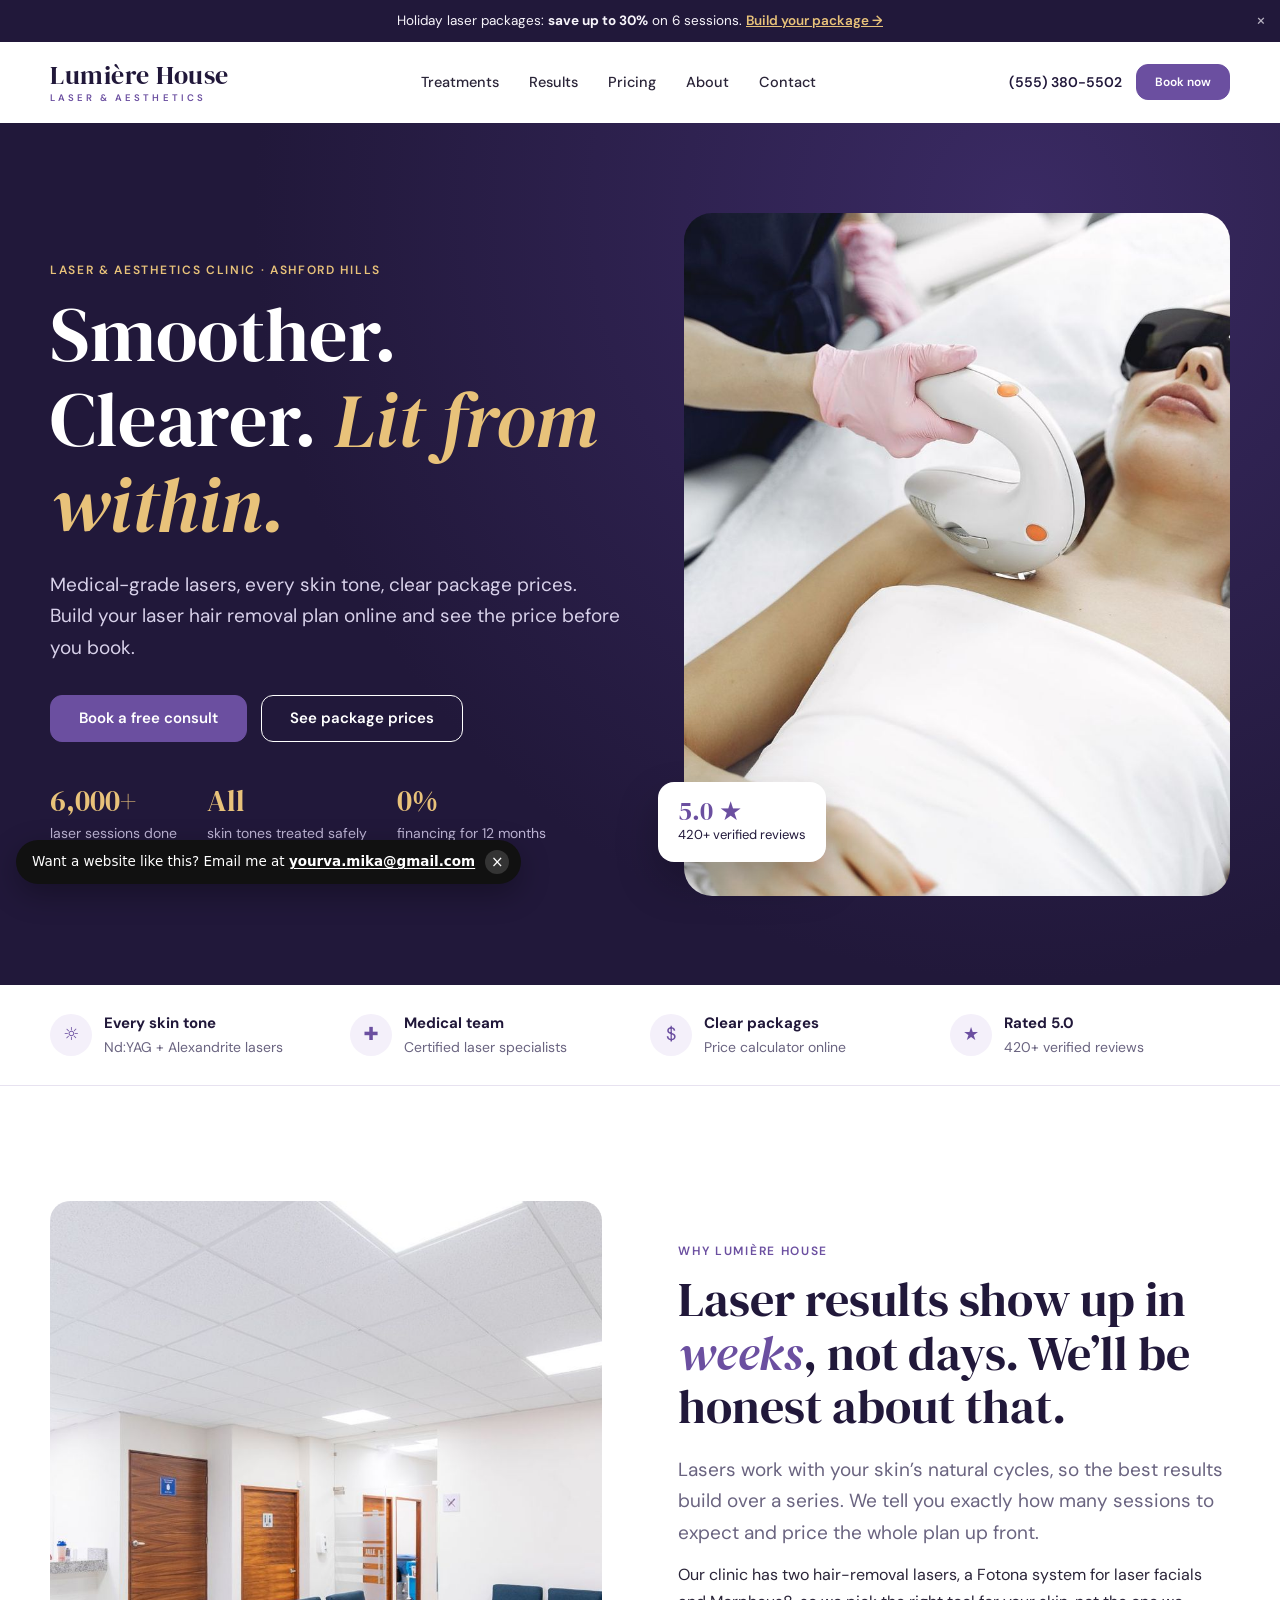
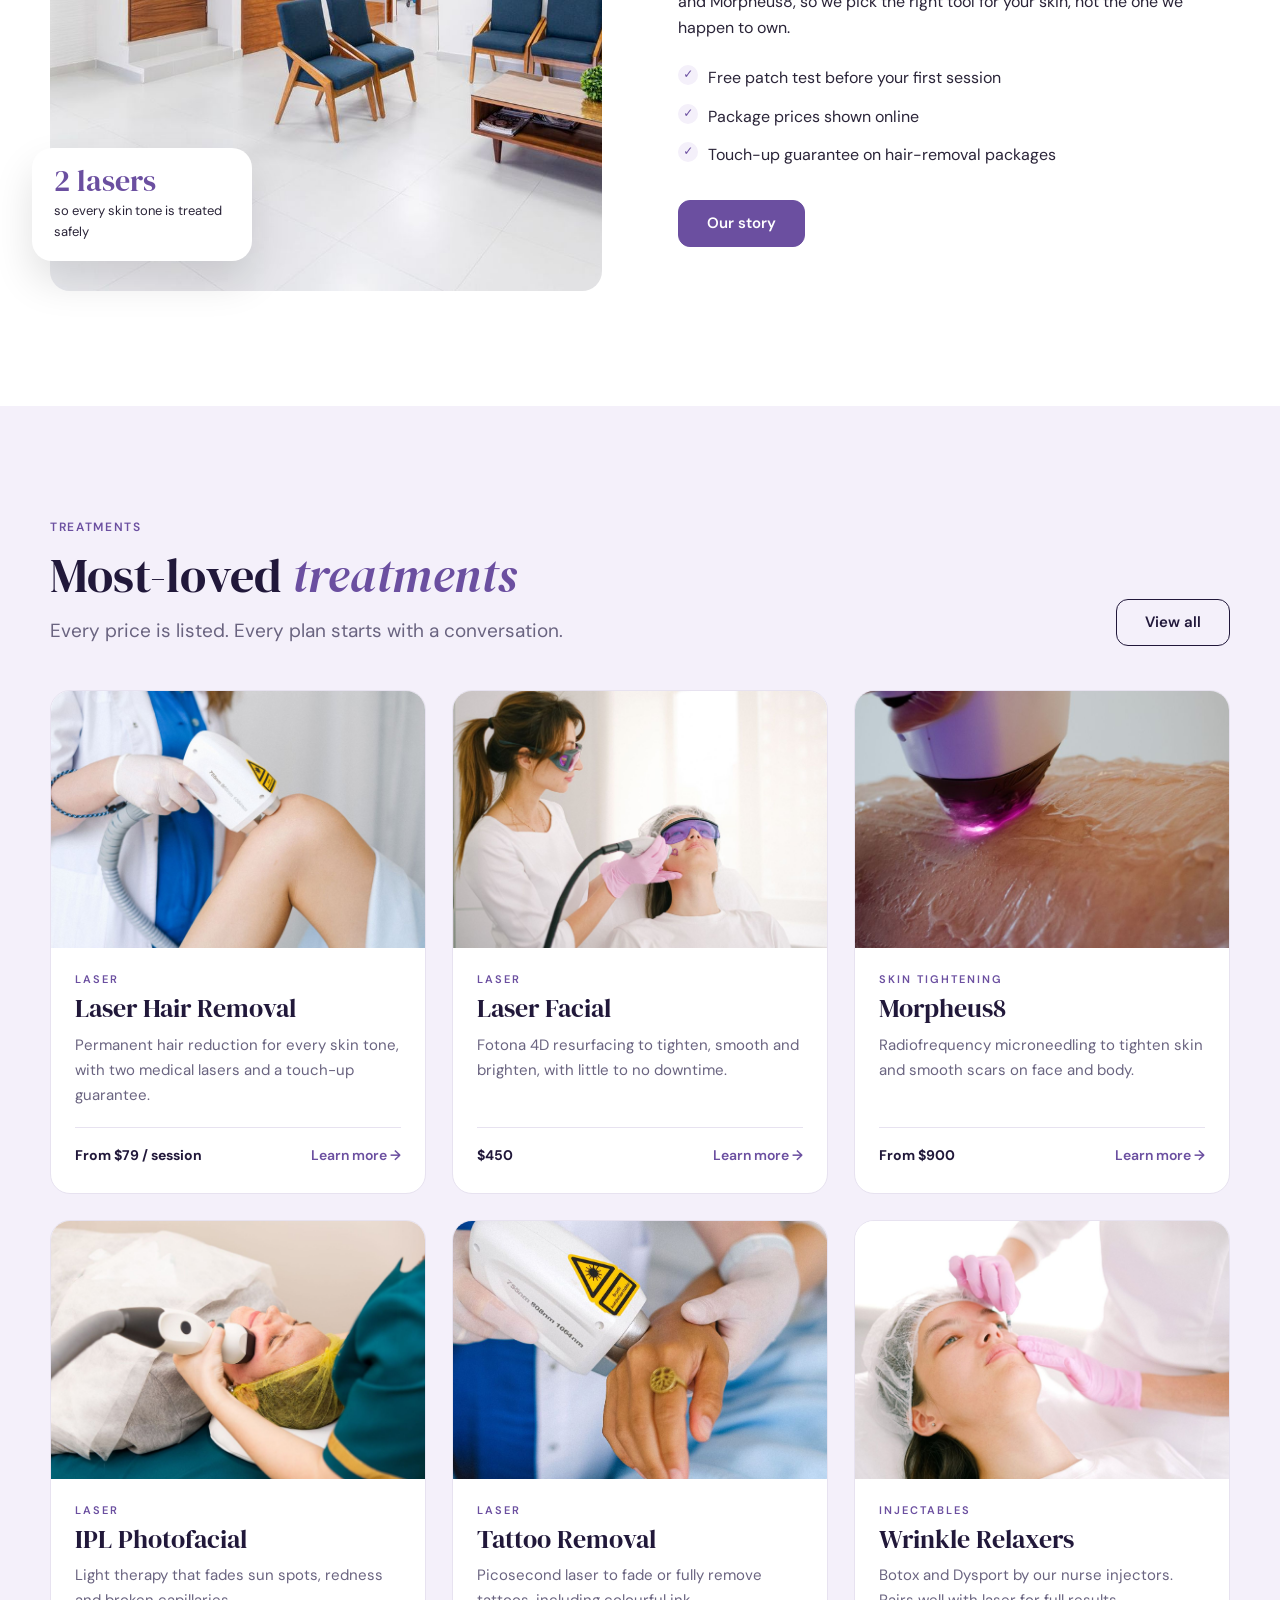
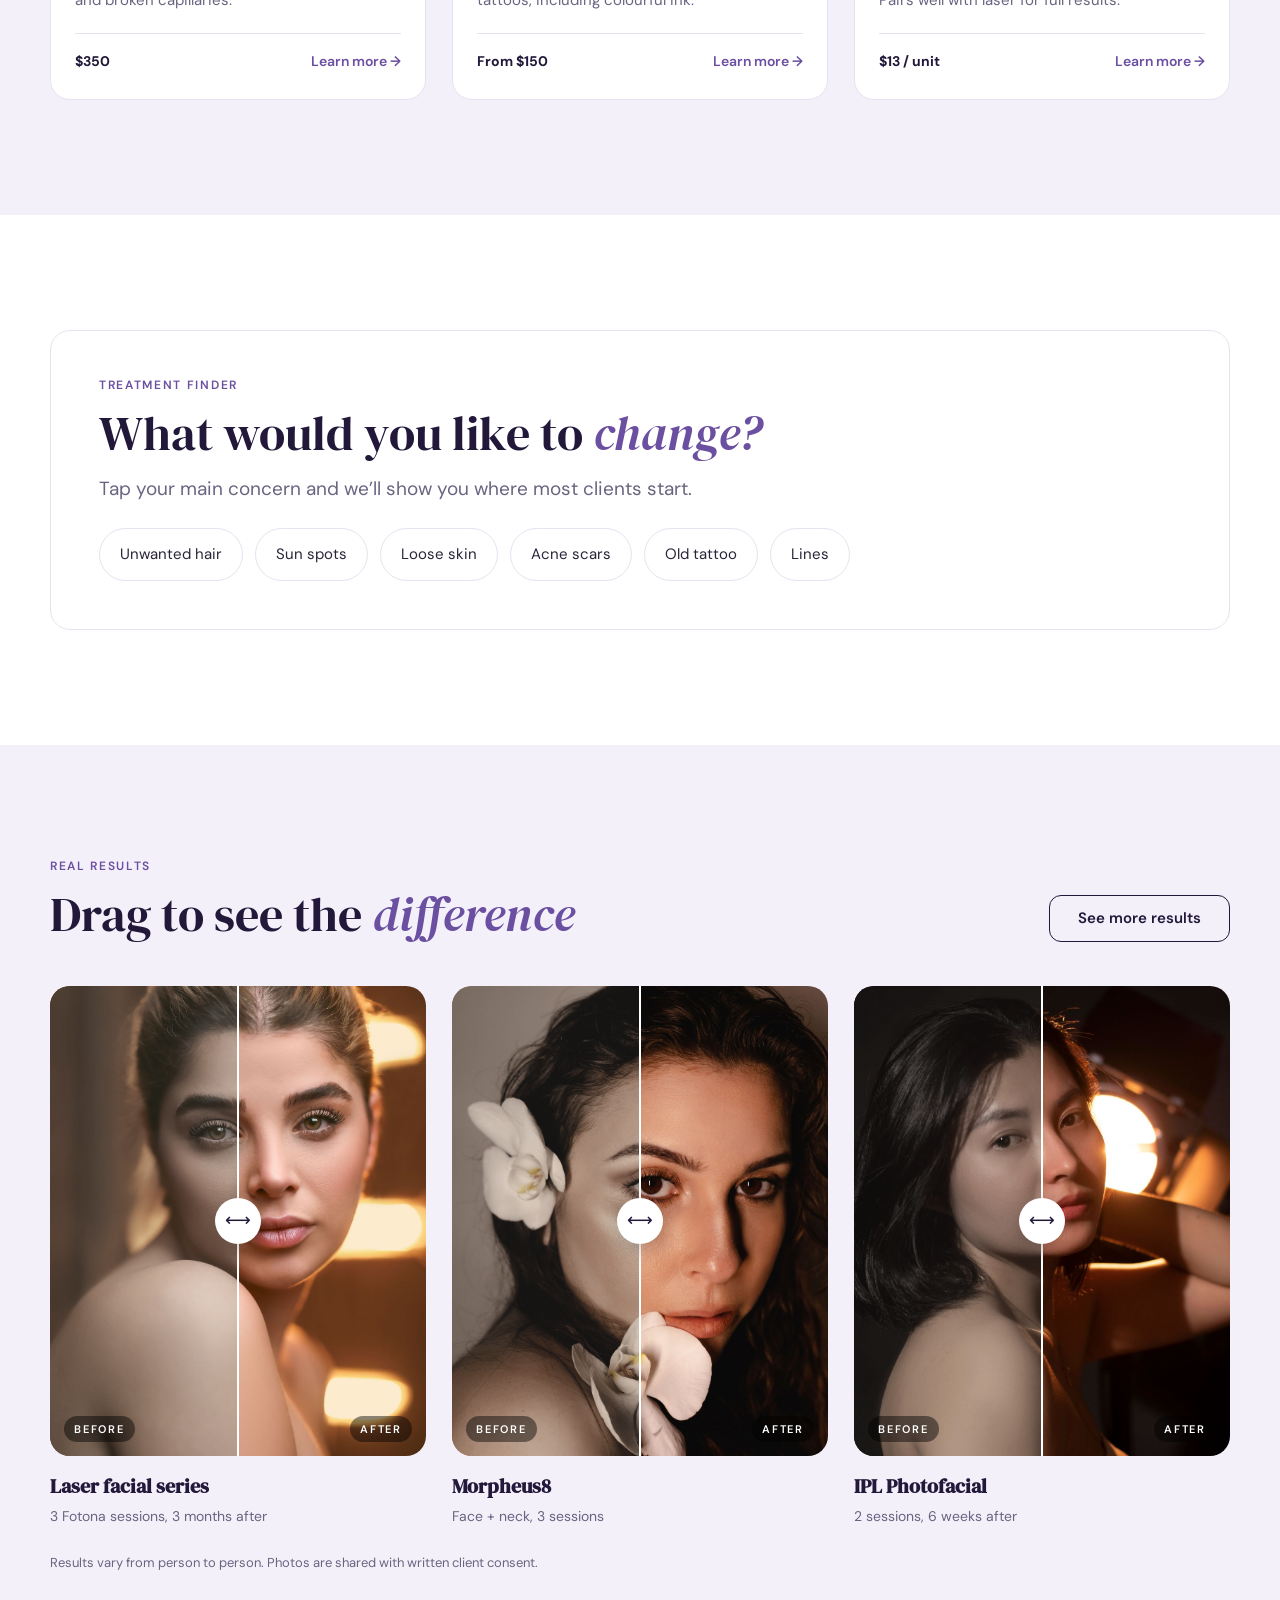
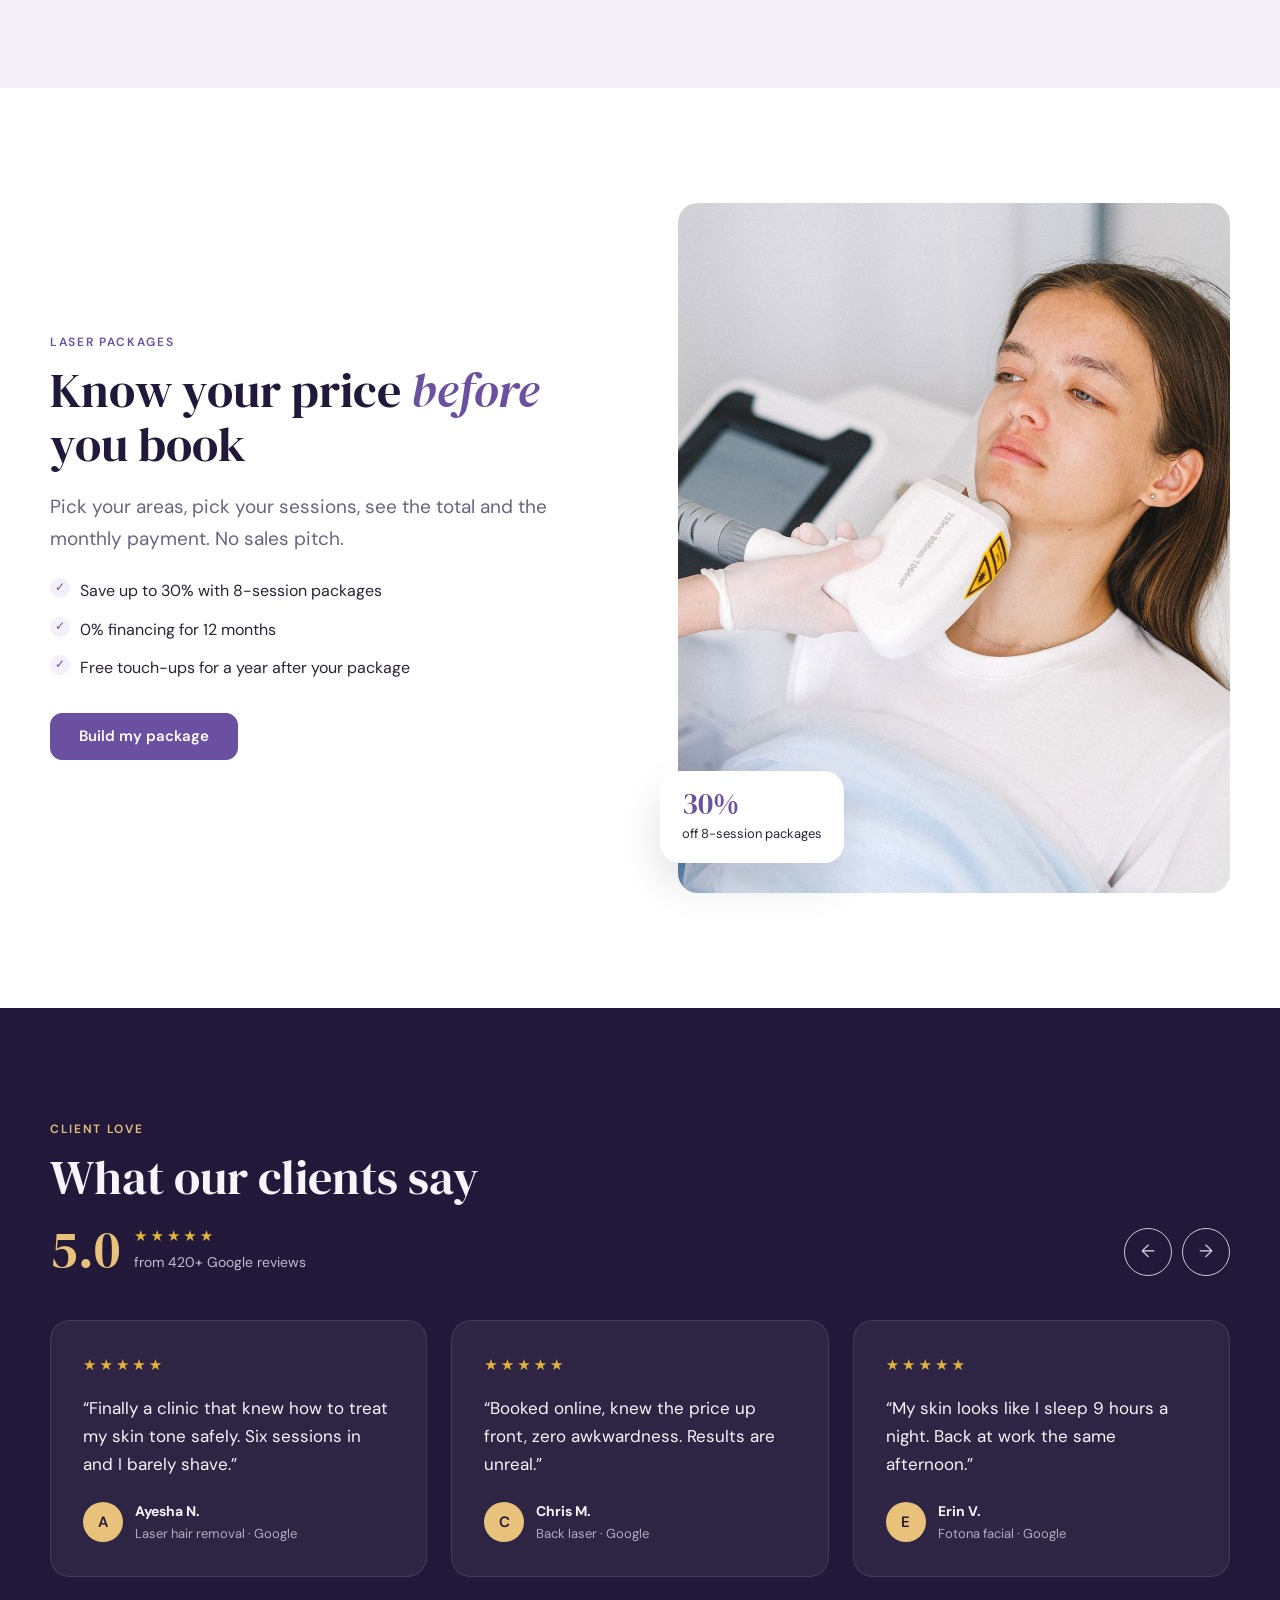
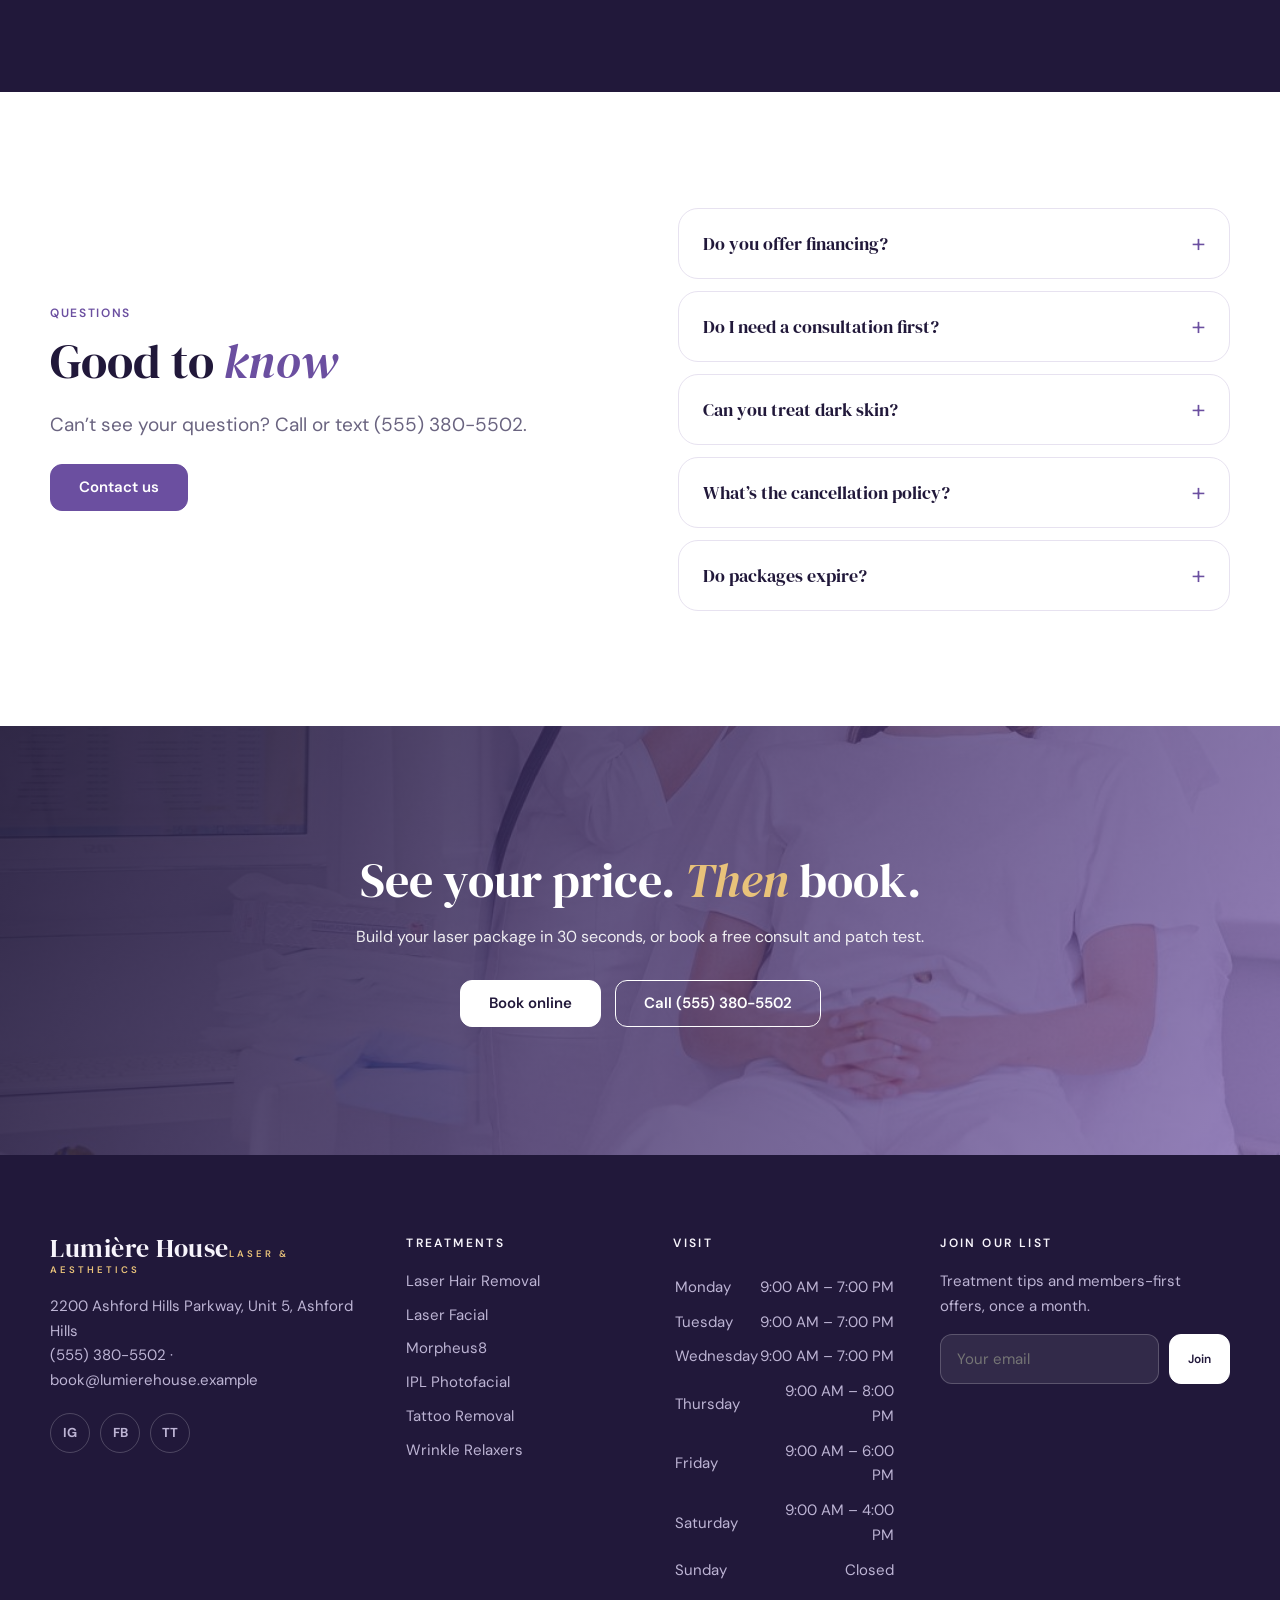
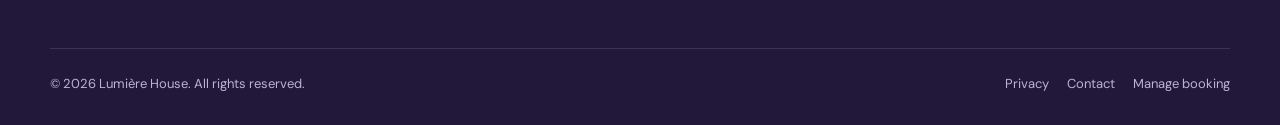
<file: index.html>
<!doctype html><html lang="en"><head><meta charset="utf-8"><meta name="viewport" content="width=device-width,initial-scale=1">
<title>Laser Hair Removal, Laser Facials &amp; Morpheus8 in Ashford Hills | Lumière House</title><meta name="robots" content="noindex, nofollow"><meta name="description" content="Ashford Hills’ laser clinic. Laser hair removal for every skin tone, laser facials, Morpheus8 and IPL with medical-grade devices. Transparent package pricing and 0% financing.">
<meta property="og:title" content="Laser Hair Removal, Laser Facials &amp; Morpheus8 in Ashford Hills | Lumière House"><meta property="og:description" content="Ashford Hills’ laser clinic. Laser hair removal for every skin tone, laser facials, Morpheus8 and IPL with medical-grade devices. Transparent package pricing and 0% financing."><meta property="og:image" content="img/3985356.jpg">
<link rel="icon" href="data:image/svg+xml,<svg xmlns='http://www.w3.org/2000/svg' viewBox='0 0 64 64'><circle cx='32' cy='32' r='32' fill='%2321183A'/><text x='32' y='43' font-size='30' text-anchor='middle' fill='white' font-family='Georgia'>L</text></svg>">
<link rel="preconnect" href="https://fonts.googleapis.com"><link rel="preconnect" href="https://fonts.gstatic.com" crossorigin>
<link href="https://fonts.googleapis.com/css2?family=DM+Serif+Display:ital@0;1&family=DM+Sans:wght@400;500;600;700&display=swap" rel="stylesheet">
<link rel="stylesheet" href="css/style.css">
<script type="application/ld+json">{"@context": "https://schema.org", "@type": "MedicalBusiness", "name": "Lumi\u00e8re House", "telephone": "(555) 380-5502", "email": "book@lumierehouse.example", "address": "2200 Ashford Hills Parkway, Unit 5, Ashford Hills", "url": "index.html"}</script>
</head><body>
<div class="announce">Holiday laser packages: <b>save up to 30%</b> on 6 sessions. <a href="pricing.html">Build your package →</a><button aria-label="Close announcement">×</button></div>
<header class="site-header"><div class="wrap"><a class="logo" href="index.html"><b>Lumière House</b><small>Laser &amp; Aesthetics</small></a>
<nav class="nav" aria-label="Main"><a href="treatments.html">Treatments</a><a href="results.html">Results</a><a href="pricing.html">Pricing</a><a href="about.html">About</a><a href="contact.html">Contact</a></nav>
<div class="hdr-cta"><a class="tel" href="tel:5553805502">(555) 380-5502</a><a class="btn sm" href="book.html">Book now</a><button class="burger" aria-label="Menu"><i></i><i></i><i></i></button></div></div></header>
<nav class="mobile-nav" aria-label="Mobile"><a href="treatments.html">Treatments</a><a href="results.html">Results</a><a href="pricing.html">Pricing</a><a href="about.html">About</a><a href="contact.html">Contact</a><a href="book.html">Manage booking</a><a class="btn" href="book.html">Book now</a><p class="muted" style="margin-top:18px">(555) 380-5502<br>2200 Ashford Hills Parkway, Unit 5, Ashford Hills</p></nav>
<main><section class="hero-split"><div class="wrap"><div><span class="eyebrow" style="color:var(--accent)">Laser &amp; aesthetics clinic · Ashford Hills</span><h1>Smoother. Clearer. <em>Lit from within.</em></h1><p>Medical-grade lasers, every skin tone, clear package prices. Build your laser hair removal plan online and see the price before you book.</p>
<div class="btns"><a class="btn" href="book.html">Book a free consult</a><a class="btn ghost" href="pricing.html">See package prices</a></div><div class="proof"><div><b>6,000+</b>laser sessions done</div><div><b>All</b>skin tones treated safely</div><div><b>0%</b>financing for 12 months</div></div></div>
<div class="hs-img"><img src="img/3985356.jpg" alt="Laser treatment at Lumière House"><div class="hs-badge"><b>5.0 ★</b>420+ verified reviews</div></div></div></section><section class="trust"><div class="wrap"><div><i>☼</i><span><b>Every skin tone</b>Nd:YAG + Alexandrite lasers</span></div><div><i>✚</i><span><b>Medical team</b>Certified laser specialists</span></div><div><i>$</i><span><b>Clear packages</b>Price calculator online</span></div><div><i>★</i><span><b>Rated 5.0</b>420+ verified reviews</span></div></div></section><section class="section"><div class="wrap split"><div class="ph reveal"><img src="img/8459996.jpg" alt="Inside Lumière House" loading="lazy"><div class="tag"><b>2 lasers</b>so every skin tone is treated safely</div></div>
<div class="reveal"><span class="eyebrow">Why Lumière House</span><h2>Laser results show up in <em>weeks</em>, not days. We’ll be honest about that.</h2><p class="lead">Lasers work with your skin’s natural cycles, so the best results build over a series. We tell you exactly how many sessions to expect and price the whole plan up front.</p><p>Our clinic has two hair-removal lasers, a Fotona system for laser facials and Morpheus8, so we pick the right tool for your skin, not the one we happen to own.</p>
<ul class="checks"><li>Free patch test before your first session</li><li>Package prices shown online</li><li>Touch-up guarantee on hair-removal packages</li></ul><a class="btn" href="about.html">Our story</a></div></div></section>
<section class="section alt"><div class="wrap"><div class="head"><div><span class="eyebrow">Treatments</span><h2>Most-loved <em>treatments</em></h2><p class="lead">Every price is listed. Every plan starts with a conversation.</p></div><a class="btn ghost" href="treatments.html">View all</a></div><div class="tgrid"><a class="tcard reveal" href="treatments/laser-hair-removal.html" data-cat="laser"><div class="im"><img src="img/5069508.jpg" alt="Laser Hair Removal" loading="lazy"></div>
<div class="bd"><span class="cat">Laser</span><h3>Laser Hair Removal</h3><p>Permanent hair reduction for every skin tone, with two medical lasers and a touch-up guarantee.</p><div class="meta"><b>From $79 / session</b><span>Learn more →</span></div></div></a><a class="tcard reveal" href="treatments/laser-facial.html" data-cat="laser"><div class="im"><img src="img/4586726.jpg" alt="Laser Facial" loading="lazy"></div>
<div class="bd"><span class="cat">Laser</span><h3>Laser Facial</h3><p>Fotona 4D resurfacing to tighten, smooth and brighten, with little to no downtime.</p><div class="meta"><b>$450</b><span>Learn more →</span></div></div></a><a class="tcard reveal" href="treatments/morpheus8.html" data-cat="skin-tightening"><div class="im"><img src="img/16100096.jpg" alt="Morpheus8" loading="lazy"></div>
<div class="bd"><span class="cat">Skin tightening</span><h3>Morpheus8</h3><p>Radiofrequency microneedling to tighten skin and smooth scars on face and body.</p><div class="meta"><b>From $900</b><span>Learn more →</span></div></div></a><a class="tcard reveal" href="treatments/ipl-photofacial.html" data-cat="laser"><div class="im"><img src="img/7789649.jpg" alt="IPL Photofacial" loading="lazy"></div>
<div class="bd"><span class="cat">Laser</span><h3>IPL Photofacial</h3><p>Light therapy that fades sun spots, redness and broken capillaries.</p><div class="meta"><b>$350</b><span>Learn more →</span></div></div></a><a class="tcard reveal" href="treatments/tattoo-removal.html" data-cat="laser"><div class="im"><img src="img/5069507.jpg" alt="Tattoo Removal" loading="lazy"></div>
<div class="bd"><span class="cat">Laser</span><h3>Tattoo Removal</h3><p>Picosecond laser to fade or fully remove tattoos, including colourful ink.</p><div class="meta"><b>From $150</b><span>Learn more →</span></div></div></a><a class="tcard reveal" href="treatments/wrinkle-relaxers.html" data-cat="injectables"><div class="im"><img src="img/4586708.jpg" alt="Wrinkle Relaxers" loading="lazy"></div>
<div class="bd"><span class="cat">Injectables</span><h3>Wrinkle Relaxers</h3><p>Botox and Dysport by our nurse injectors. Pairs well with laser for full results.</p><div class="meta"><b>$13 / unit</b><span>Learn more →</span></div></div></a></div></div></section>
<section class="section"><div class="wrap"><div id="finder" class="reveal"><span class="eyebrow">Treatment finder</span><h2>What would you like to <em>change?</em></h2>
<p class="lead" style="margin-top:12px">Tap your main concern and we’ll show you where most clients start.</p><div class="concerns"><button class="concern" data-c="Unwanted hair">Unwanted hair</button><button class="concern" data-c="Sun spots">Sun spots</button><button class="concern" data-c="Loose skin">Loose skin</button><button class="concern" data-c="Acne scars">Acne scars</button><button class="concern" data-c="Old tattoo">Old tattoo</button><button class="concern" data-c="Lines">Lines</button></div><div class="finder-out" aria-live="polite"></div></div></div></section>
<section class="section alt"><div class="wrap"><div class="head"><div><span class="eyebrow">Real results</span><h2>Drag to see the <em>difference</em></h2></div><a class="btn ghost" href="results.html">See more results</a></div><div class="bagrid"><div class="reveal"><div class="ba"><img src="img/24503934.jpg" alt="After" loading="lazy"><img class="before" src="img/24503934.jpg" alt="Before" loading="lazy"><div class="bar"></div><span class="lb l">Before</span><span class="lb r">After</span><input type="range" min="0" max="100" value="50" aria-label="Drag to compare before and after"></div><div class="bacap"><b>Laser facial series</b><span>3 Fotona sessions, 3 months after</span></div></div><div class="reveal"><div class="ba"><img src="img/21629327.jpg" alt="After" loading="lazy"><img class="before" src="img/21629327.jpg" alt="Before" loading="lazy"><div class="bar"></div><span class="lb l">Before</span><span class="lb r">After</span><input type="range" min="0" max="100" value="50" aria-label="Drag to compare before and after"></div><div class="bacap"><b>Morpheus8</b><span>Face + neck, 3 sessions</span></div></div><div class="reveal"><div class="ba"><img src="img/11311210.jpg" alt="After" loading="lazy"><img class="before" src="img/11311210.jpg" alt="Before" loading="lazy"><div class="bar"></div><span class="lb l">Before</span><span class="lb r">After</span><input type="range" min="0" max="100" value="50" aria-label="Drag to compare before and after"></div><div class="bacap"><b>IPL Photofacial</b><span>2 sessions, 6 weeks after</span></div></div></div>
<p class="consent">Results vary from person to person. Photos are shared with written client consent.</p></div></section>
<section class="section"><div class="wrap split"><div class="reveal"><span class="eyebrow">Laser packages</span><h2>Know your price <em>before</em> you book</h2>
<p class="lead">Pick your areas, pick your sessions, see the total and the monthly payment. No sales pitch.</p><ul class="checks"><li>Save up to 30% with 8-session packages</li><li>0% financing for 12 months</li><li>Free touch-ups for a year after your package</li></ul>
<a class="btn" href="pricing.html">Build my package</a></div><div class="ph reveal"><img src="img/5069499.jpg" alt="Laser hair removal" loading="lazy"><div class="tag"><b>30%</b>off 8-session packages</div></div></div></section><section class="section dark"><div class="wrap"><div class="head"><div><span class="eyebrow">Client love</span><h2>What our clients say</h2>
<div class="rating" style="margin-top:18px"><b>5.0</b><div><span class="stars" aria-label="5 stars">★★★★★</span><br><span style="opacity:.75;font-size:14px">from 420+ Google reviews</span></div></div></div>
<div class="cnav carousel-nav"><button class="prev" aria-label="Previous">←</button><button class="next" aria-label="Next">→</button></div></div>
<div class="carousel" style="margin:0 -12px"><div class="track"><div class="slide"><div class="review"><span class="stars" aria-label="5 stars">★★★★★</span><p>“Finally a clinic that knew how to treat my skin tone safely. Six sessions in and I barely shave.”</p><div class="who"><i>A</i><div><b>Ayesha N.</b><span>Laser hair removal · Google</span></div></div></div></div><div class="slide"><div class="review"><span class="stars" aria-label="5 stars">★★★★★</span><p>“Booked online, knew the price up front, zero awkwardness. Results are unreal.”</p><div class="who"><i>C</i><div><b>Chris M.</b><span>Back laser · Google</span></div></div></div></div><div class="slide"><div class="review"><span class="stars" aria-label="5 stars">★★★★★</span><p>“My skin looks like I sleep 9 hours a night. Back at work the same afternoon.”</p><div class="who"><i>E</i><div><b>Erin V.</b><span>Fotona facial · Google</span></div></div></div></div><div class="slide"><div class="review"><span class="stars" aria-label="5 stars">★★★★★</span><p>“My acne scars are visibly shallower after three sessions. The team was honest about timing.”</p><div class="who"><i>K</i><div><b>Kim H.</b><span>Morpheus8 · Google</span></div></div></div></div><div class="slide"><div class="review"><span class="stars" aria-label="5 stars">★★★★★</span><p>“Sun spots I’ve had for 10 years flaked right off. I wish I’d done it sooner.”</p><div class="who"><i>R</i><div><b>Rosa G.</b><span>IPL · Google</span></div></div></div></div><div class="slide"><div class="review"><span class="stars" aria-label="5 stars">★★★★★</span><p>“Session 4 and my old tattoo is barely visible. They explain every step.”</p><div class="who"><i>M</i><div><b>Marcus T.</b><span>Tattoo removal · Google</span></div></div></div></div></div></div></div></section>
<section class="section"><div class="wrap split"><div class="reveal"><span class="eyebrow">Questions</span><h2>Good to <em>know</em></h2><p class="lead">Can’t see your question? Call or text (555) 380-5502.</p><a class="btn" href="contact.html" style="margin-top:24px">Contact us</a></div><div class="reveal"><div class="faq"><details><summary>Do you offer financing?</summary><p>Yes, 0% for 12 months through Cherry on packages over $500.</p></details><details><summary>Do I need a consultation first?</summary><p>For lasers, yes: a free 15-minute consult and patch test, which can be the same day as your first session.</p></details><details><summary>Can you treat dark skin?</summary><p>Yes. Our Nd:YAG laser is designed for deeper skin tones.</p></details><details><summary>What’s the cancellation policy?</summary><p>24 hours’ notice. Late cancellations count as a package session.</p></details><details><summary>Do packages expire?</summary><p>Packages are valid for 24 months.</p></details></div></div></div></section>
<section class="cta"><img src="img/4586727.jpg" alt="" loading="lazy"><div class="wrap"><h2>See your price. <em>Then</em> book.</h2><p>Build your laser package in 30 seconds, or book a free consult and patch test.</p>
<div class="btns"><a class="btn light" href="book.html">Book online</a><a class="btn ghost" href="tel:5553805502">Call (555) 380-5502</a></div></div></section></main>
<footer class="site-footer"><div class="wrap"><div class="cols">
<div><a class="logo" href="index.html"><b>Lumière House</b><small>Laser &amp; Aesthetics</small></a><p style="margin-top:18px">2200 Ashford Hills Parkway, Unit 5, Ashford Hills<br><a href="tel:5553805502" style="display:inline">(555) 380-5502</a> · <a href="mailto:book@lumierehouse.example" style="display:inline">book@lumierehouse.example</a></p>
<div class="social"><a href="#" aria-label="Instagram">IG</a><a href="#" aria-label="Facebook">FB</a><a href="#" aria-label="TikTok">TT</a></div></div>
<div><h4>Treatments</h4><a href="treatments/laser-hair-removal.html">Laser Hair Removal</a><a href="treatments/laser-facial.html">Laser Facial</a><a href="treatments/morpheus8.html">Morpheus8</a><a href="treatments/ipl-photofacial.html">IPL Photofacial</a><a href="treatments/tattoo-removal.html">Tattoo Removal</a><a href="treatments/wrinkle-relaxers.html">Wrinkle Relaxers</a></div>
<div><h4>Visit</h4><table class="hours"><tr><td>Monday</td><td>9:00 AM – 7:00 PM</td></tr><tr><td>Tuesday</td><td>9:00 AM – 7:00 PM</td></tr><tr><td>Wednesday</td><td>9:00 AM – 7:00 PM</td></tr><tr><td>Thursday</td><td>9:00 AM – 8:00 PM</td></tr><tr><td>Friday</td><td>9:00 AM – 6:00 PM</td></tr><tr><td>Saturday</td><td>9:00 AM – 4:00 PM</td></tr><tr><td>Sunday</td><td>Closed</td></tr></table></div>
<div><h4>Join our list</h4><p>Treatment tips and members-first offers, once a month.</p>
<form class="newsletter" data-form="newsletter" data-thanks="You’re on the list. Welcome!" novalidate><div class="field"><input type="email" name="email" placeholder="Your email" required aria-label="Email"></div><button class="btn sm light">Join</button></form></div>
</div><div class="base"><span>© 2026 Lumière House. All rights reserved.</span><span><a href="privacy.html">Privacy</a><a href="contact.html">Contact</a><a href="book.html">Manage booking</a></span></div></div></footer>
<a class="btn mobile-book" href="book.html">Book now</a>
<div id="offer-pop" role="dialog" aria-modal="true" aria-label="New client offer"><div class="pop-bg"></div><div class="pop"><img src="img/5069499.jpg" alt="" loading=lazy><div class="in"><button class="pop-close" aria-label="Close">×</button>
<div class="pop-form"><span class="eyebrow">New client offer</span><h3>Free patch test + 20% off</h3><p class="offer">20% off your first laser hair-removal package.</p>
<form class="form" novalidate><div class="field"><label for="f-name">First name *</label><input type="text" name="name" id="f-name" autocomplete="given-name" placeholder="" required><span class="msg">This field is required.</span></div><div class="field"><label for="f-email">Email *</label><input type="email" name="email" id="f-email" autocomplete="email" placeholder="" required><span class="msg">Please enter a valid email.</span></div><div class="field"><label for="f-phone">Phone *</label><input type="tel" name="phone" id="f-phone" autocomplete="on" placeholder="" required><span class="msg">Please enter a 10-digit phone number.</span></div><button class="btn">Claim my offer</button></form>
<small>By signing up you agree to receive texts and emails. Reply STOP anytime.</small></div>
<div class="pop-done form-done" hidden><div class="ok">✓</div><h3>You’re in!</h3><p class="muted">Your offer is saved. We’ll text you within the hour to help you book.</p><a class="btn" href="book.html" style="margin-top:20px">Book now</a></div></div></div></div>

<script src="js/site-data.js"></script><script src="js/core.js" defer></script>
</body></html>
</file>
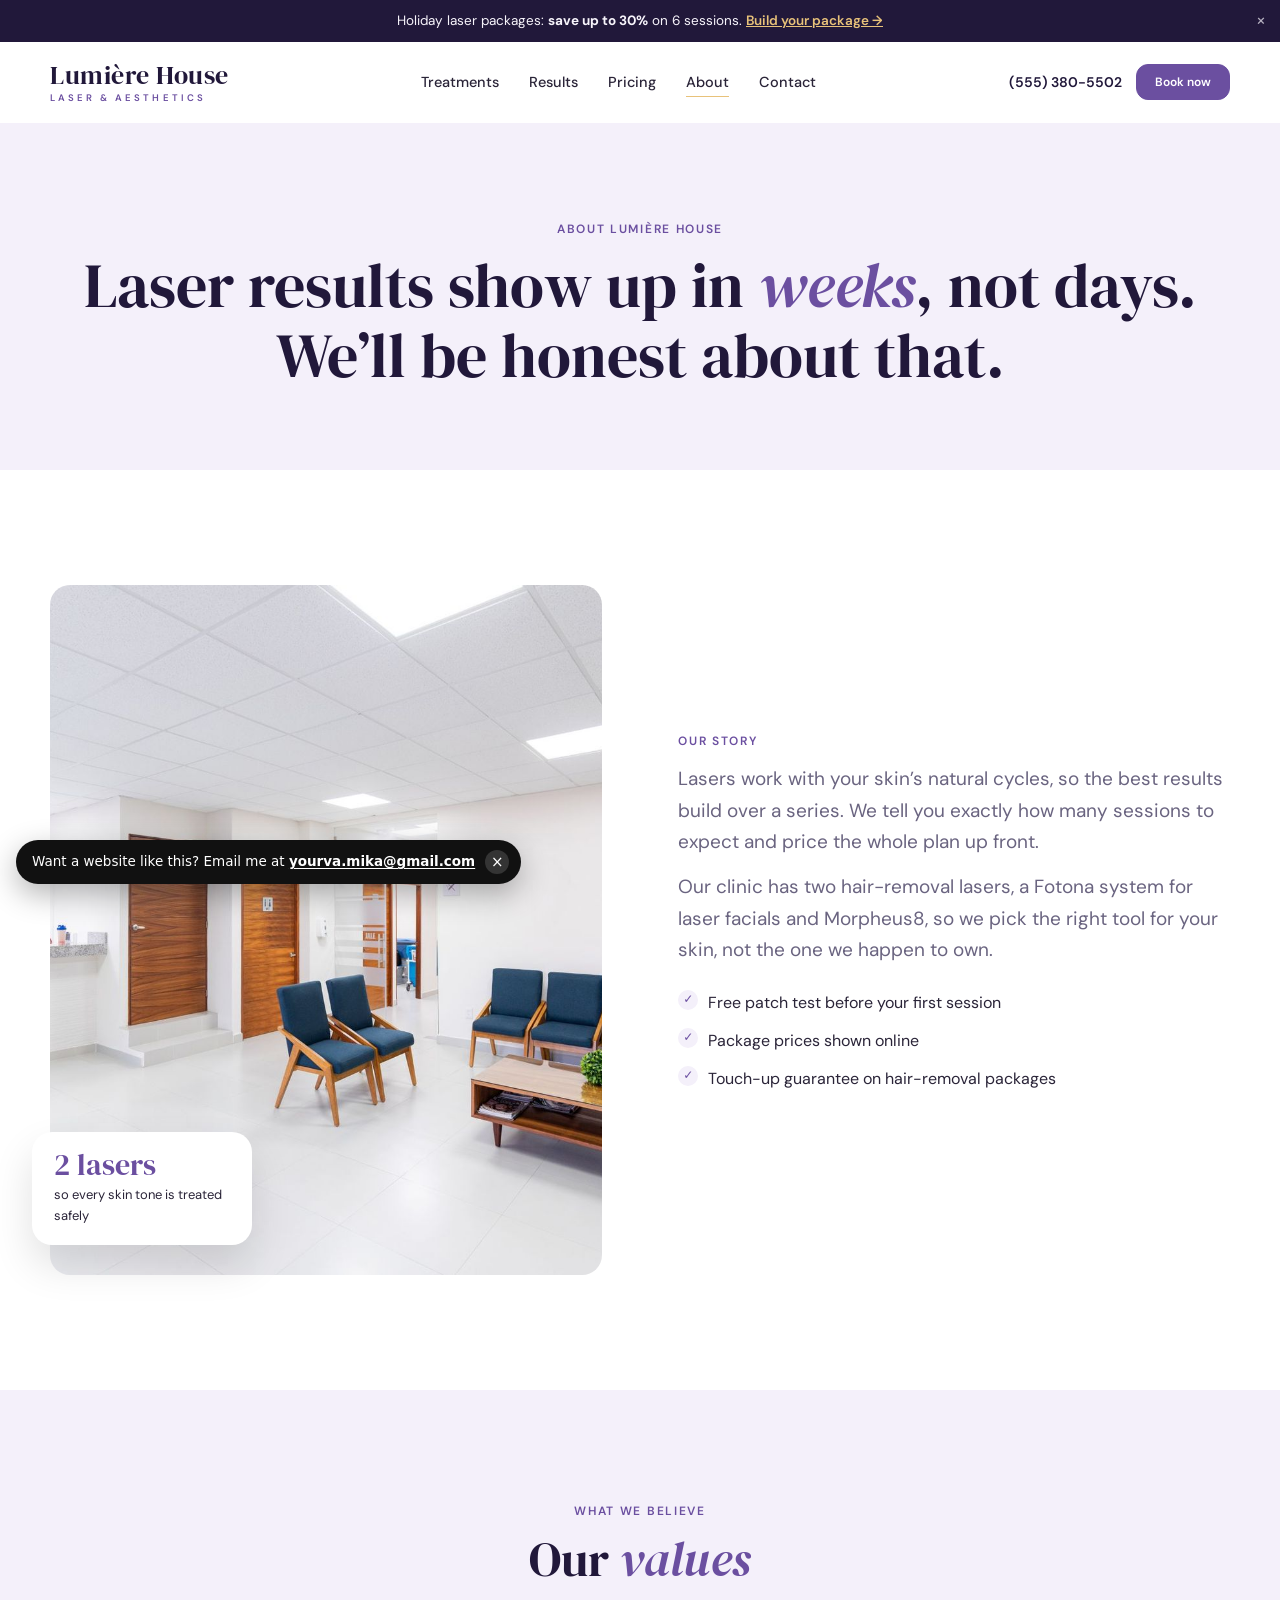
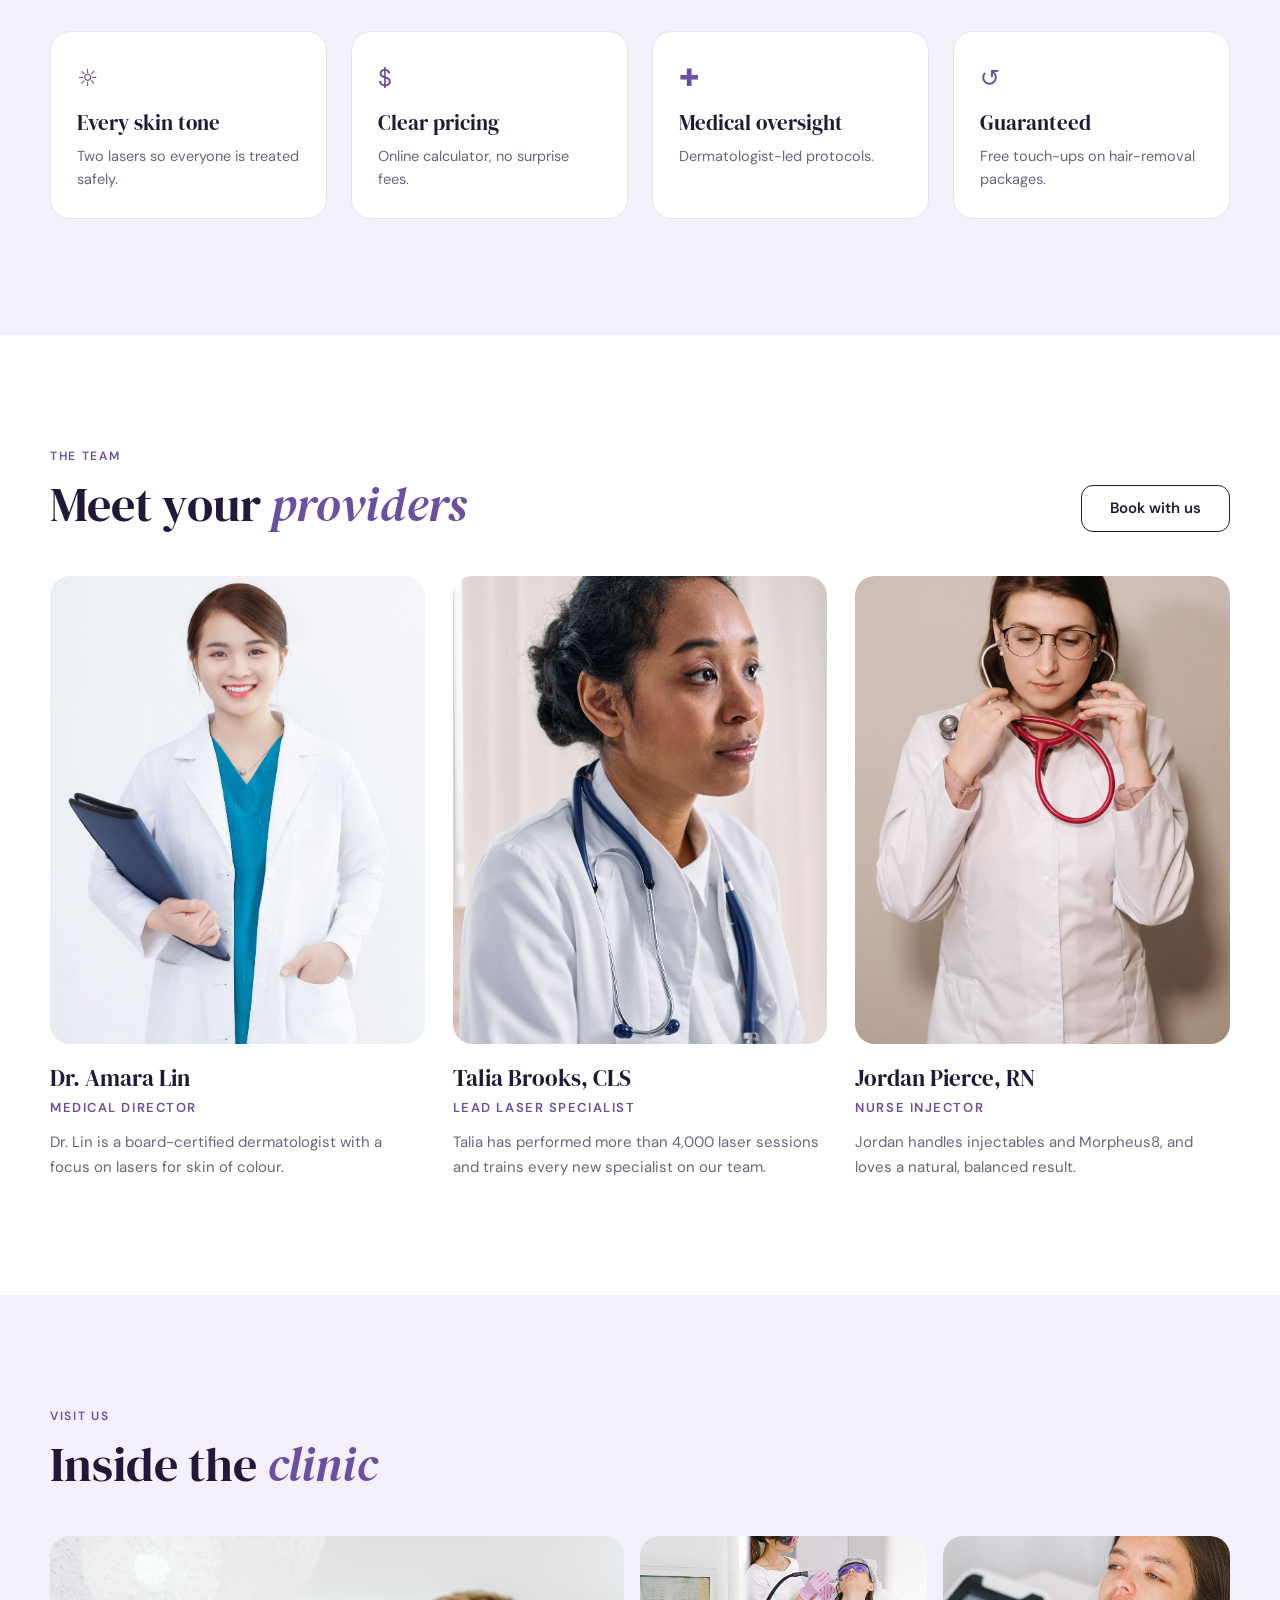
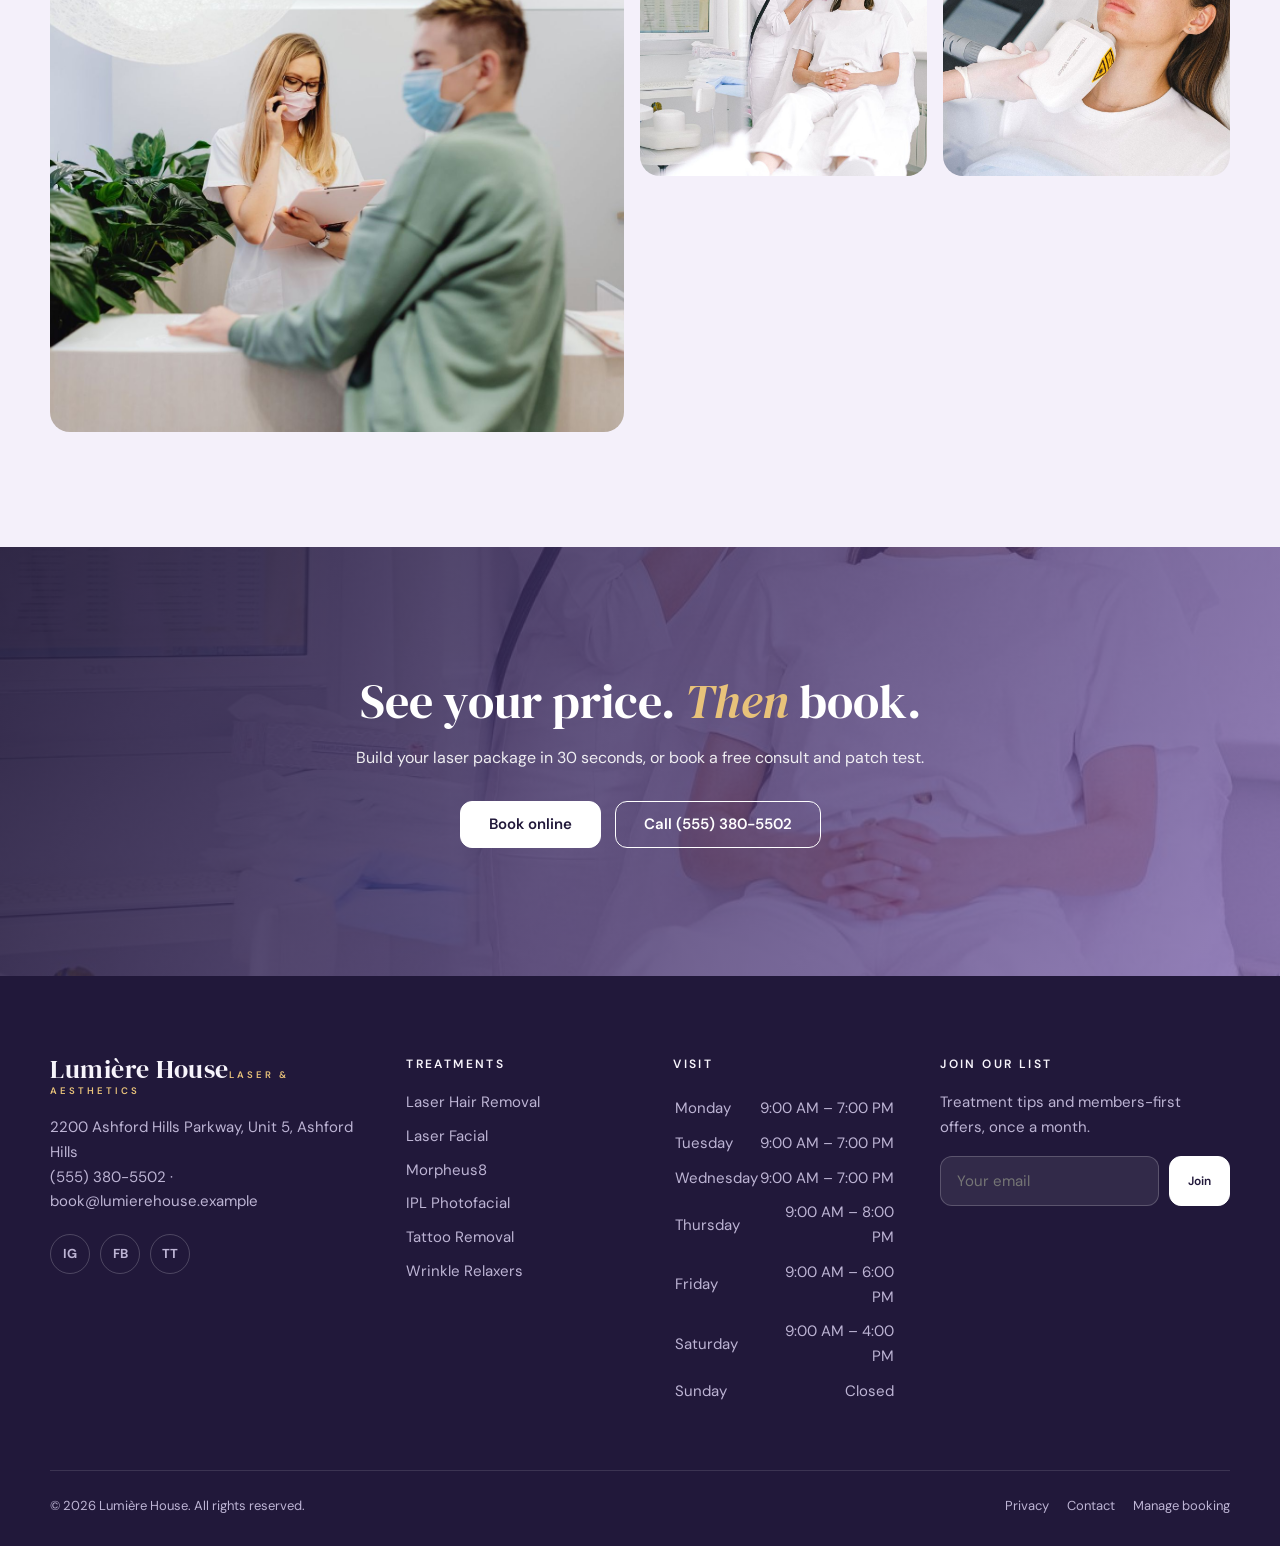
<file: about.html>
<!doctype html><html lang="en"><head><meta charset="utf-8"><meta name="viewport" content="width=device-width,initial-scale=1">
<title>About Us | Lumière House</title><meta name="robots" content="noindex, nofollow"><meta name="description" content="Meet the team at Lumière House in Ashford Hills.">
<meta property="og:title" content="About Us | Lumière House"><meta property="og:description" content="Meet the team at Lumière House in Ashford Hills."><meta property="og:image" content="img/3985356.jpg">
<link rel="icon" href="data:image/svg+xml,<svg xmlns='http://www.w3.org/2000/svg' viewBox='0 0 64 64'><circle cx='32' cy='32' r='32' fill='%2321183A'/><text x='32' y='43' font-size='30' text-anchor='middle' fill='white' font-family='Georgia'>L</text></svg>">
<link rel="preconnect" href="https://fonts.googleapis.com"><link rel="preconnect" href="https://fonts.gstatic.com" crossorigin>
<link href="https://fonts.googleapis.com/css2?family=DM+Serif+Display:ital@0;1&family=DM+Sans:wght@400;500;600;700&display=swap" rel="stylesheet">
<link rel="stylesheet" href="css/style.css">
<script type="application/ld+json">{"@context": "https://schema.org", "@type": "MedicalBusiness", "name": "Lumi\u00e8re House", "telephone": "(555) 380-5502", "email": "book@lumierehouse.example", "address": "2200 Ashford Hills Parkway, Unit 5, Ashford Hills", "url": "index.html"}</script>
</head><body>
<div class="announce">Holiday laser packages: <b>save up to 30%</b> on 6 sessions. <a href="pricing.html">Build your package →</a><button aria-label="Close announcement">×</button></div>
<header class="site-header"><div class="wrap"><a class="logo" href="index.html"><b>Lumière House</b><small>Laser &amp; Aesthetics</small></a>
<nav class="nav" aria-label="Main"><a href="treatments.html">Treatments</a><a href="results.html">Results</a><a href="pricing.html">Pricing</a><a href="about.html">About</a><a href="contact.html">Contact</a></nav>
<div class="hdr-cta"><a class="tel" href="tel:5553805502">(555) 380-5502</a><a class="btn sm" href="book.html">Book now</a><button class="burger" aria-label="Menu"><i></i><i></i><i></i></button></div></div></header>
<nav class="mobile-nav" aria-label="Mobile"><a href="treatments.html">Treatments</a><a href="results.html">Results</a><a href="pricing.html">Pricing</a><a href="about.html">About</a><a href="contact.html">Contact</a><a href="book.html">Manage booking</a><a class="btn" href="book.html">Book now</a><p class="muted" style="margin-top:18px">(555) 380-5502<br>2200 Ashford Hills Parkway, Unit 5, Ashford Hills</p></nav>
<main><section class="page-hero"><div class="wrap"><span class=eyebrow>About Lumière House</span><h1 style="font-size:clamp(38px,5vw,62px)">Laser results show up in <em>weeks</em>, not days. We’ll be honest about that.</h1><p class="lead"></p></div></section>
<section class="section"><div class="wrap split"><div class="ph reveal"><img src="img/8459996.jpg" alt="" loading="lazy"><div class="tag"><b>2 lasers</b>so every skin tone is treated safely</div></div>
<div class="reveal"><span class="eyebrow">Our story</span><p class="lead" style="margin-bottom:14px">Lasers work with your skin’s natural cycles, so the best results build over a series. We tell you exactly how many sessions to expect and price the whole plan up front.</p><p class="lead" style="margin-bottom:14px">Our clinic has two hair-removal lasers, a Fotona system for laser facials and Morpheus8, so we pick the right tool for your skin, not the one we happen to own.</p><ul class="checks"><li>Free patch test before your first session</li><li>Package prices shown online</li><li>Touch-up guarantee on hair-removal packages</li></ul></div></div></section>
<section class="section alt"><div class="wrap"><div class="head center" style="display:block"><span class="eyebrow">What we believe</span><h2>Our <em>values</em></h2></div><div class="values"><div class="reveal"><i>☼</i><b>Every skin tone</b><p>Two lasers so everyone is treated safely.</p></div><div class="reveal"><i>$</i><b>Clear pricing</b><p>Online calculator, no surprise fees.</p></div><div class="reveal"><i>✚</i><b>Medical oversight</b><p>Dermatologist-led protocols.</p></div><div class="reveal"><i>↺</i><b>Guaranteed</b><p>Free touch-ups on hair-removal packages.</p></div></div></div></section>
<section class="section"><div class="wrap"><div class="head"><div><span class="eyebrow">The team</span><h2>Meet your <em>providers</em></h2></div><a class="btn ghost" href="book.html">Book with us</a></div><div class="team" style=""><div class="member reveal"><img src="img/15641079.jpg" alt="Dr. Amara Lin" loading="lazy"><b>Dr. Amara Lin</b><span>Medical Director</span><p>Dr. Lin is a board-certified dermatologist with a focus on lasers for skin of colour.</p></div><div class="member reveal"><img src="img/7578810.jpg" alt="Talia Brooks, CLS" loading="lazy"><b>Talia Brooks, CLS</b><span>Lead Laser Specialist</span><p>Talia has performed more than 4,000 laser sessions and trains every new specialist on our team.</p></div><div class="member reveal"><img src="img/5998476.jpg" alt="Jordan Pierce, RN" loading="lazy"><b>Jordan Pierce, RN</b><span>Nurse Injector</span><p>Jordan handles injectables and Morpheus8, and loves a natural, balanced result.</p></div></div></div></section>
<section class="section alt"><div class="wrap"><div class="head"><div><span class="eyebrow">Visit us</span><h2>Inside the <em>clinic</em></h2></div></div><div class="gallery"><img src="img/6627851.jpg" alt="Inside Lumière House" loading="lazy"><img src="img/4586727.jpg" alt="Inside Lumière House" loading="lazy"><img src="img/5069499.jpg" alt="Inside Lumière House" loading="lazy"></div></div></section>
<section class="cta"><img src="img/4586727.jpg" alt="" loading="lazy"><div class="wrap"><h2>See your price. <em>Then</em> book.</h2><p>Build your laser package in 30 seconds, or book a free consult and patch test.</p>
<div class="btns"><a class="btn light" href="book.html">Book online</a><a class="btn ghost" href="tel:5553805502">Call (555) 380-5502</a></div></div></section></main>
<footer class="site-footer"><div class="wrap"><div class="cols">
<div><a class="logo" href="index.html"><b>Lumière House</b><small>Laser &amp; Aesthetics</small></a><p style="margin-top:18px">2200 Ashford Hills Parkway, Unit 5, Ashford Hills<br><a href="tel:5553805502" style="display:inline">(555) 380-5502</a> · <a href="mailto:book@lumierehouse.example" style="display:inline">book@lumierehouse.example</a></p>
<div class="social"><a href="#" aria-label="Instagram">IG</a><a href="#" aria-label="Facebook">FB</a><a href="#" aria-label="TikTok">TT</a></div></div>
<div><h4>Treatments</h4><a href="treatments/laser-hair-removal.html">Laser Hair Removal</a><a href="treatments/laser-facial.html">Laser Facial</a><a href="treatments/morpheus8.html">Morpheus8</a><a href="treatments/ipl-photofacial.html">IPL Photofacial</a><a href="treatments/tattoo-removal.html">Tattoo Removal</a><a href="treatments/wrinkle-relaxers.html">Wrinkle Relaxers</a></div>
<div><h4>Visit</h4><table class="hours"><tr><td>Monday</td><td>9:00 AM – 7:00 PM</td></tr><tr><td>Tuesday</td><td>9:00 AM – 7:00 PM</td></tr><tr><td>Wednesday</td><td>9:00 AM – 7:00 PM</td></tr><tr><td>Thursday</td><td>9:00 AM – 8:00 PM</td></tr><tr><td>Friday</td><td>9:00 AM – 6:00 PM</td></tr><tr><td>Saturday</td><td>9:00 AM – 4:00 PM</td></tr><tr><td>Sunday</td><td>Closed</td></tr></table></div>
<div><h4>Join our list</h4><p>Treatment tips and members-first offers, once a month.</p>
<form class="newsletter" data-form="newsletter" data-thanks="You’re on the list. Welcome!" novalidate><div class="field"><input type="email" name="email" placeholder="Your email" required aria-label="Email"></div><button class="btn sm light">Join</button></form></div>
</div><div class="base"><span>© 2026 Lumière House. All rights reserved.</span><span><a href="privacy.html">Privacy</a><a href="contact.html">Contact</a><a href="book.html">Manage booking</a></span></div></div></footer>
<a class="btn mobile-book" href="book.html">Book now</a>
<div id="offer-pop" role="dialog" aria-modal="true" aria-label="New client offer"><div class="pop-bg"></div><div class="pop"><img src="img/5069499.jpg" alt="" loading=lazy><div class="in"><button class="pop-close" aria-label="Close">×</button>
<div class="pop-form"><span class="eyebrow">New client offer</span><h3>Free patch test + 20% off</h3><p class="offer">20% off your first laser hair-removal package.</p>
<form class="form" novalidate><div class="field"><label for="f-name">First name *</label><input type="text" name="name" id="f-name" autocomplete="given-name" placeholder="" required><span class="msg">This field is required.</span></div><div class="field"><label for="f-email">Email *</label><input type="email" name="email" id="f-email" autocomplete="email" placeholder="" required><span class="msg">Please enter a valid email.</span></div><div class="field"><label for="f-phone">Phone *</label><input type="tel" name="phone" id="f-phone" autocomplete="on" placeholder="" required><span class="msg">Please enter a 10-digit phone number.</span></div><button class="btn">Claim my offer</button></form>
<small>By signing up you agree to receive texts and emails. Reply STOP anytime.</small></div>
<div class="pop-done form-done" hidden><div class="ok">✓</div><h3>You’re in!</h3><p class="muted">Your offer is saved. We’ll text you within the hour to help you book.</p><a class="btn" href="book.html" style="margin-top:20px">Book now</a></div></div></div></div>

<script src="js/site-data.js"></script><script src="js/core.js" defer></script>
</body></html>
</file>
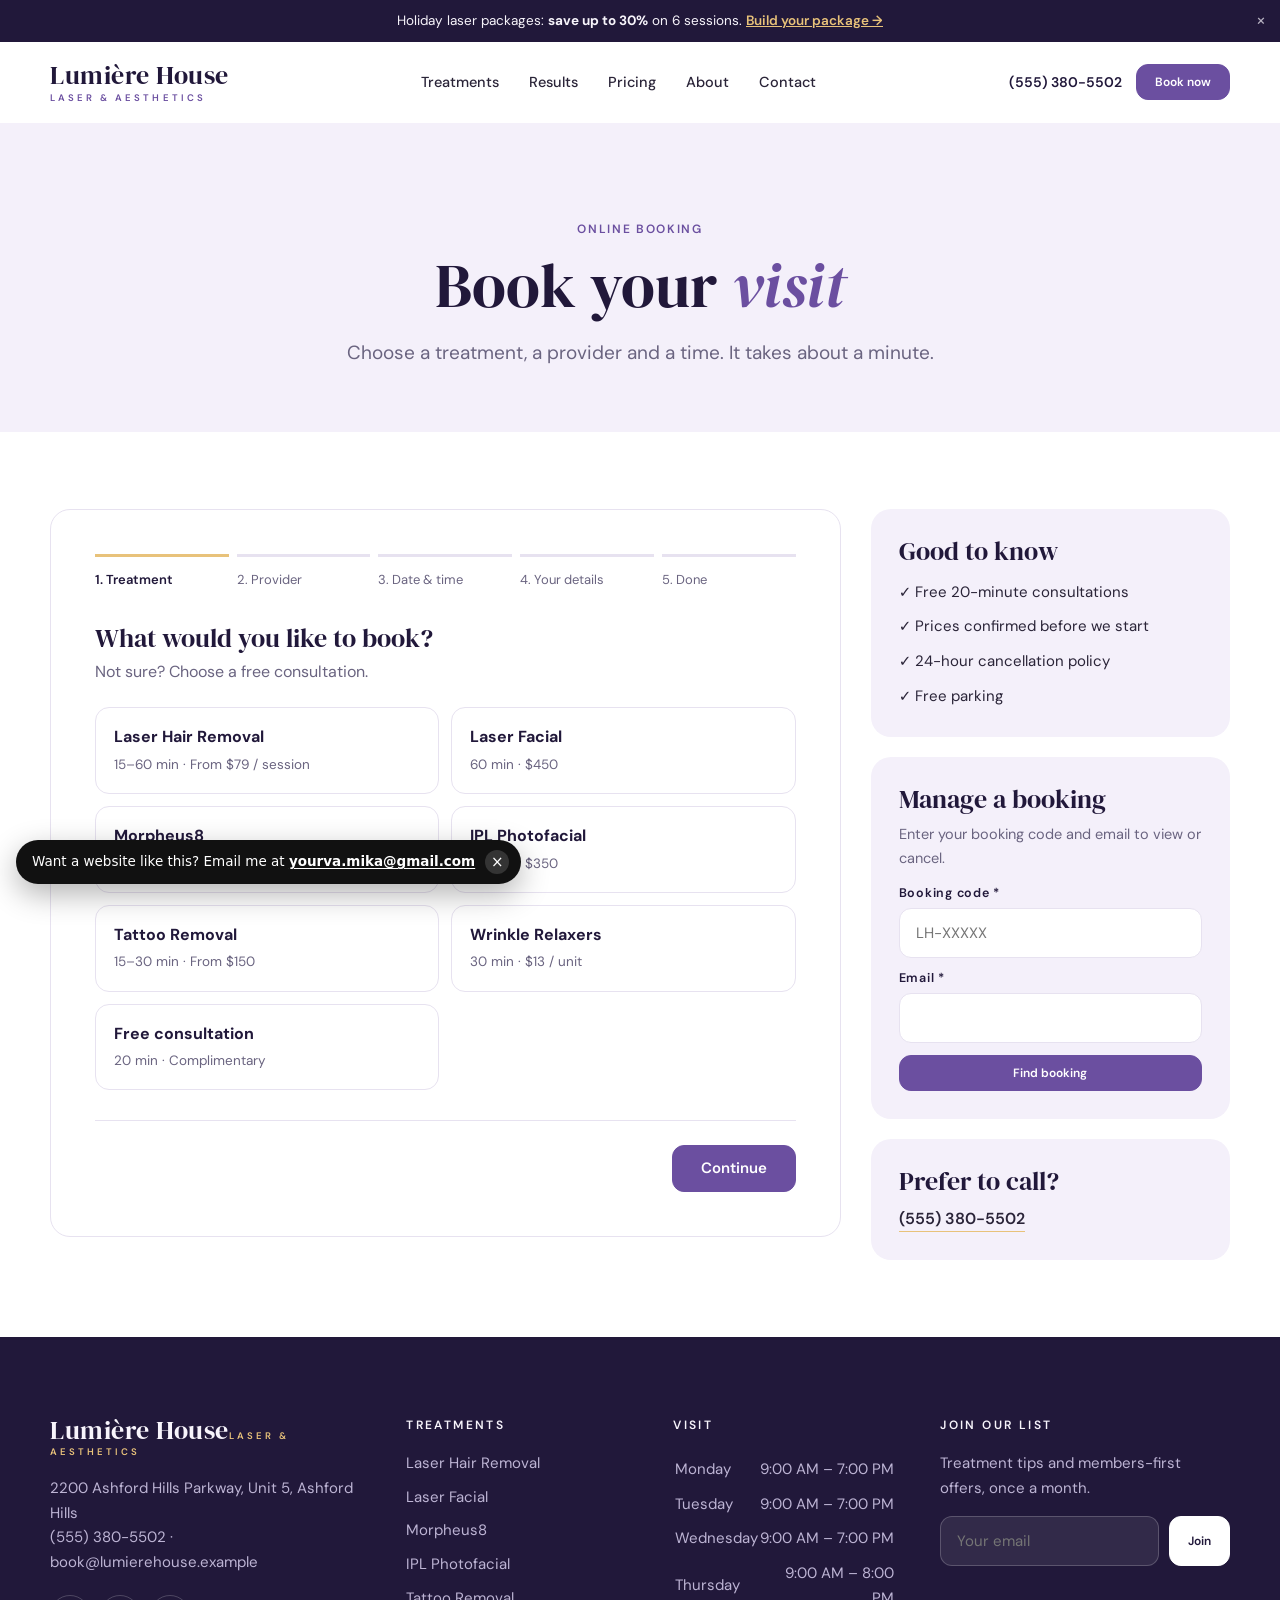
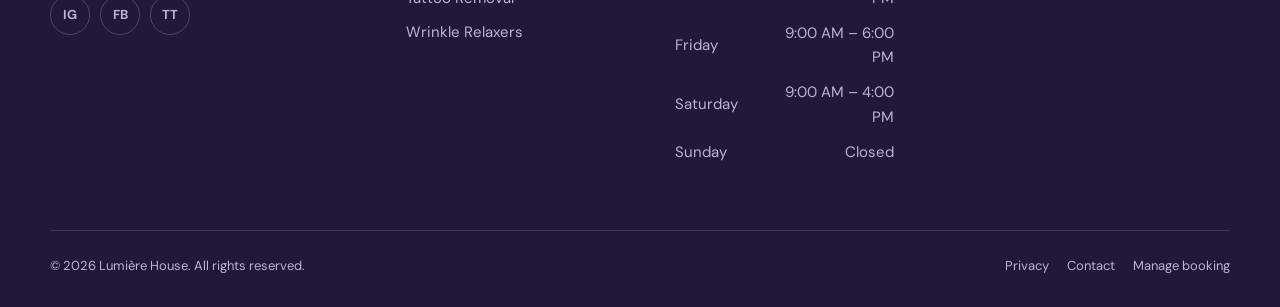
<file: book.html>
<!doctype html><html lang="en"><head><meta charset="utf-8"><meta name="viewport" content="width=device-width,initial-scale=1">
<title>Book Online | Lumière House</title><meta name="robots" content="noindex, nofollow"><meta name="description" content="Book your appointment at Lumière House online.">
<meta property="og:title" content="Book Online | Lumière House"><meta property="og:description" content="Book your appointment at Lumière House online."><meta property="og:image" content="img/3985356.jpg">
<link rel="icon" href="data:image/svg+xml,<svg xmlns='http://www.w3.org/2000/svg' viewBox='0 0 64 64'><circle cx='32' cy='32' r='32' fill='%2321183A'/><text x='32' y='43' font-size='30' text-anchor='middle' fill='white' font-family='Georgia'>L</text></svg>">
<link rel="preconnect" href="https://fonts.googleapis.com"><link rel="preconnect" href="https://fonts.gstatic.com" crossorigin>
<link href="https://fonts.googleapis.com/css2?family=DM+Serif+Display:ital@0;1&family=DM+Sans:wght@400;500;600;700&display=swap" rel="stylesheet">
<link rel="stylesheet" href="css/style.css">
<script type="application/ld+json">{"@context": "https://schema.org", "@type": "MedicalBusiness", "name": "Lumi\u00e8re House", "telephone": "(555) 380-5502", "email": "book@lumierehouse.example", "address": "2200 Ashford Hills Parkway, Unit 5, Ashford Hills", "url": "index.html"}</script>
</head><body>
<div class="announce">Holiday laser packages: <b>save up to 30%</b> on 6 sessions. <a href="pricing.html">Build your package →</a><button aria-label="Close announcement">×</button></div>
<header class="site-header"><div class="wrap"><a class="logo" href="index.html"><b>Lumière House</b><small>Laser &amp; Aesthetics</small></a>
<nav class="nav" aria-label="Main"><a href="treatments.html">Treatments</a><a href="results.html">Results</a><a href="pricing.html">Pricing</a><a href="about.html">About</a><a href="contact.html">Contact</a></nav>
<div class="hdr-cta"><a class="tel" href="tel:5553805502">(555) 380-5502</a><a class="btn sm" href="book.html">Book now</a><button class="burger" aria-label="Menu"><i></i><i></i><i></i></button></div></div></header>
<nav class="mobile-nav" aria-label="Mobile"><a href="treatments.html">Treatments</a><a href="results.html">Results</a><a href="pricing.html">Pricing</a><a href="about.html">About</a><a href="contact.html">Contact</a><a href="book.html">Manage booking</a><a class="btn" href="book.html">Book now</a><p class="muted" style="margin-top:18px">(555) 380-5502<br>2200 Ashford Hills Parkway, Unit 5, Ashford Hills</p></nav>
<main><section class="page-hero"><div class="wrap"><span class=eyebrow>Online booking</span><h1 style="font-size:clamp(38px,5vw,62px)">Book your <em>visit</em></h1><p class="lead">Choose a treatment, a provider and a time. It takes about a minute.</p></div></section>
<section class="section tight"><div class="wrap" style="display:grid;grid-template-columns:2.2fr 1fr;gap:30px;align-items:start" id="bwrap">
<div id="booking"><ol class="steps"><li class="on">Treatment</li><li>Provider</li><li>Date & time</li><li>Your details</li><li>Done</li></ol>
<div class="step"><h3>What would you like to book?</h3><p class="muted">Not sure? Choose a free consultation.</p><div class="opts" id="b-treat"></div><div class="bnav"><span></span><button class="btn" data-next="1">Continue</button></div></div>
<div class="step" hidden><h3>Who would you like to see?</h3><p class="muted">Every provider is fully trained in every treatment we offer.</p><div class="opts" id="b-prov" style="grid-template-columns:repeat(auto-fit,minmax(160px,1fr))"></div><div class="bnav"><button class="btn ghost" data-back="0">Back</button><button class="btn" data-next="2">Continue</button></div></div>
<div class="step" hidden><h3>Pick a day and time</h3><p class="muted">Crossed-out times are already booked.</p><div class="calwrap"><div><div class="calhead"><button type="button" id="b-prev" aria-label="Previous month">‹</button><b id="b-month"></b><button type="button" id="b-next" aria-label="Next month">›</button></div><div id="b-cal"></div></div><div id="b-times"></div></div>
<div class="bnav"><button class="btn ghost" data-back="1">Back</button><button class="btn" data-next="3">Continue</button></div></div>
<div class="step" hidden><h3>Your details</h3><p class="muted">We’ll text and email your confirmation.</p><div id="b-summary"></div>
<form id="b-form" class="form" novalidate><div class="field"><label for="f-first">First name *</label><input type="text" name="first" id="f-first" autocomplete="on" placeholder="" required><span class="msg">This field is required.</span></div><div class="field"><label for="f-last">Last name *</label><input type="text" name="last" id="f-last" autocomplete="on" placeholder="" required><span class="msg">This field is required.</span></div><div class="field"><label for="f-email">Email *</label><input type="email" name="email" id="f-email" autocomplete="email" placeholder="" required><span class="msg">Please enter a valid email.</span></div><div class="field"><label for="f-phone">Mobile phone *</label><input type="tel" name="phone" id="f-phone" autocomplete="on" placeholder="" required><span class="msg">Please enter a 10-digit phone number.</span></div>
<div class="field"><label for="f-visited">Have you visited us before? *</label><select name="visited" id="f-visited" required><option value="">Choose…</option><option>No, this is my first visit</option><option>Yes, I’m a returning client</option></select><span class="msg">This field is required.</span></div><div class="field"><label for="f-source">How did you hear about us?</label><select name="source" id="f-source"><option value="">Choose…</option><option>Instagram</option><option>Google</option><option>Friend or family</option><option>TikTok</option><option>Other</option></select><span class="msg">This field is required.</span></div>
<div class="field full"><label for="f-notes">Anything we should know?</label><textarea name="notes" id="f-notes" placeholder="Goals, allergies, medications, questions…"></textarea><span class="msg">This field is required.</span></div>
<div class="field full"><label class="check"><input type="checkbox" name="policy" required> I agree to the 24-hour cancellation policy and to receive appointment texts.</label><span class="msg">Please accept to continue.</span></div>
<div class="bnav full" style="margin-top:6px"><button type="button" class="btn ghost" data-back="2">Back</button><button class="btn">Confirm booking</button></div></form></div>
<div class="step" hidden><div class="done-box"><div class="ok">✓</div><h2>You’re booked!</h2><p class="lead" id="b-done-when" style="margin:12px auto 0"></p><div class="refcode" id="b-ref"></div>
<p class="muted">Keep this code to manage your booking. A confirmation is on its way to your inbox.</p><div class="btns"><button class="btn" id="b-ics" type="button">Add to calendar</button><a class="btn ghost" href="index.html">Back to home</a></div></div></div>
</div>
<aside><div class="side-card"><h3>Good to know</h3><ul><li>✓ Free 20-minute consultations</li><li>✓ Prices confirmed before we start</li><li>✓ 24-hour cancellation policy</li><li>✓ Free parking</li></ul></div>
<div class="side-card" style="margin-top:20px"><h3>Manage a booking</h3><p class="muted" style="font-size:14.5px">Enter your booking code and email to view or cancel.</p>
<form id="manage-form" novalidate style="display:grid;gap:12px;margin-top:14px"><div class="field"><label for="f-ref">Booking code *</label><input type="text" name="ref" id="f-ref" autocomplete="on" placeholder="LH-XXXXX" required><span class="msg">This field is required.</span></div><div class="field"><label for="f-email">Email *</label><input type="email" name="email" id="f-email" autocomplete="email" placeholder="" required><span class="msg">Please enter a valid email.</span></div><button class="btn sm">Find booking</button></form><div id="manage-out"></div></div>
<div class="side-card" style="margin-top:20px"><h3>Prefer to call?</h3><p><a class="link" href="tel:5553805502">(555) 380-5502</a></p></div></aside>
</div></section><style>@media(max-width:1020px){#bwrap{grid-template-columns:1fr!important}}</style></main>
<footer class="site-footer"><div class="wrap"><div class="cols">
<div><a class="logo" href="index.html"><b>Lumière House</b><small>Laser &amp; Aesthetics</small></a><p style="margin-top:18px">2200 Ashford Hills Parkway, Unit 5, Ashford Hills<br><a href="tel:5553805502" style="display:inline">(555) 380-5502</a> · <a href="mailto:book@lumierehouse.example" style="display:inline">book@lumierehouse.example</a></p>
<div class="social"><a href="#" aria-label="Instagram">IG</a><a href="#" aria-label="Facebook">FB</a><a href="#" aria-label="TikTok">TT</a></div></div>
<div><h4>Treatments</h4><a href="treatments/laser-hair-removal.html">Laser Hair Removal</a><a href="treatments/laser-facial.html">Laser Facial</a><a href="treatments/morpheus8.html">Morpheus8</a><a href="treatments/ipl-photofacial.html">IPL Photofacial</a><a href="treatments/tattoo-removal.html">Tattoo Removal</a><a href="treatments/wrinkle-relaxers.html">Wrinkle Relaxers</a></div>
<div><h4>Visit</h4><table class="hours"><tr><td>Monday</td><td>9:00 AM – 7:00 PM</td></tr><tr><td>Tuesday</td><td>9:00 AM – 7:00 PM</td></tr><tr><td>Wednesday</td><td>9:00 AM – 7:00 PM</td></tr><tr><td>Thursday</td><td>9:00 AM – 8:00 PM</td></tr><tr><td>Friday</td><td>9:00 AM – 6:00 PM</td></tr><tr><td>Saturday</td><td>9:00 AM – 4:00 PM</td></tr><tr><td>Sunday</td><td>Closed</td></tr></table></div>
<div><h4>Join our list</h4><p>Treatment tips and members-first offers, once a month.</p>
<form class="newsletter" data-form="newsletter" data-thanks="You’re on the list. Welcome!" novalidate><div class="field"><input type="email" name="email" placeholder="Your email" required aria-label="Email"></div><button class="btn sm light">Join</button></form></div>
</div><div class="base"><span>© 2026 Lumière House. All rights reserved.</span><span><a href="privacy.html">Privacy</a><a href="contact.html">Contact</a><a href="book.html">Manage booking</a></span></div></div></footer>
<a class="btn mobile-book" href="book.html">Book now</a>
<div id="offer-pop" role="dialog" aria-modal="true" aria-label="New client offer"><div class="pop-bg"></div><div class="pop"><img src="img/5069499.jpg" alt="" loading=lazy><div class="in"><button class="pop-close" aria-label="Close">×</button>
<div class="pop-form"><span class="eyebrow">New client offer</span><h3>Free patch test + 20% off</h3><p class="offer">20% off your first laser hair-removal package.</p>
<form class="form" novalidate><div class="field"><label for="f-name">First name *</label><input type="text" name="name" id="f-name" autocomplete="given-name" placeholder="" required><span class="msg">This field is required.</span></div><div class="field"><label for="f-email">Email *</label><input type="email" name="email" id="f-email" autocomplete="email" placeholder="" required><span class="msg">Please enter a valid email.</span></div><div class="field"><label for="f-phone">Phone *</label><input type="tel" name="phone" id="f-phone" autocomplete="on" placeholder="" required><span class="msg">Please enter a 10-digit phone number.</span></div><button class="btn">Claim my offer</button></form>
<small>By signing up you agree to receive texts and emails. Reply STOP anytime.</small></div>
<div class="pop-done form-done" hidden><div class="ok">✓</div><h3>You’re in!</h3><p class="muted">Your offer is saved. We’ll text you within the hour to help you book.</p><a class="btn" href="book.html" style="margin-top:20px">Book now</a></div></div></div></div>

<script src="js/site-data.js"></script><script src="js/core.js" defer></script>
</body></html>
</file>
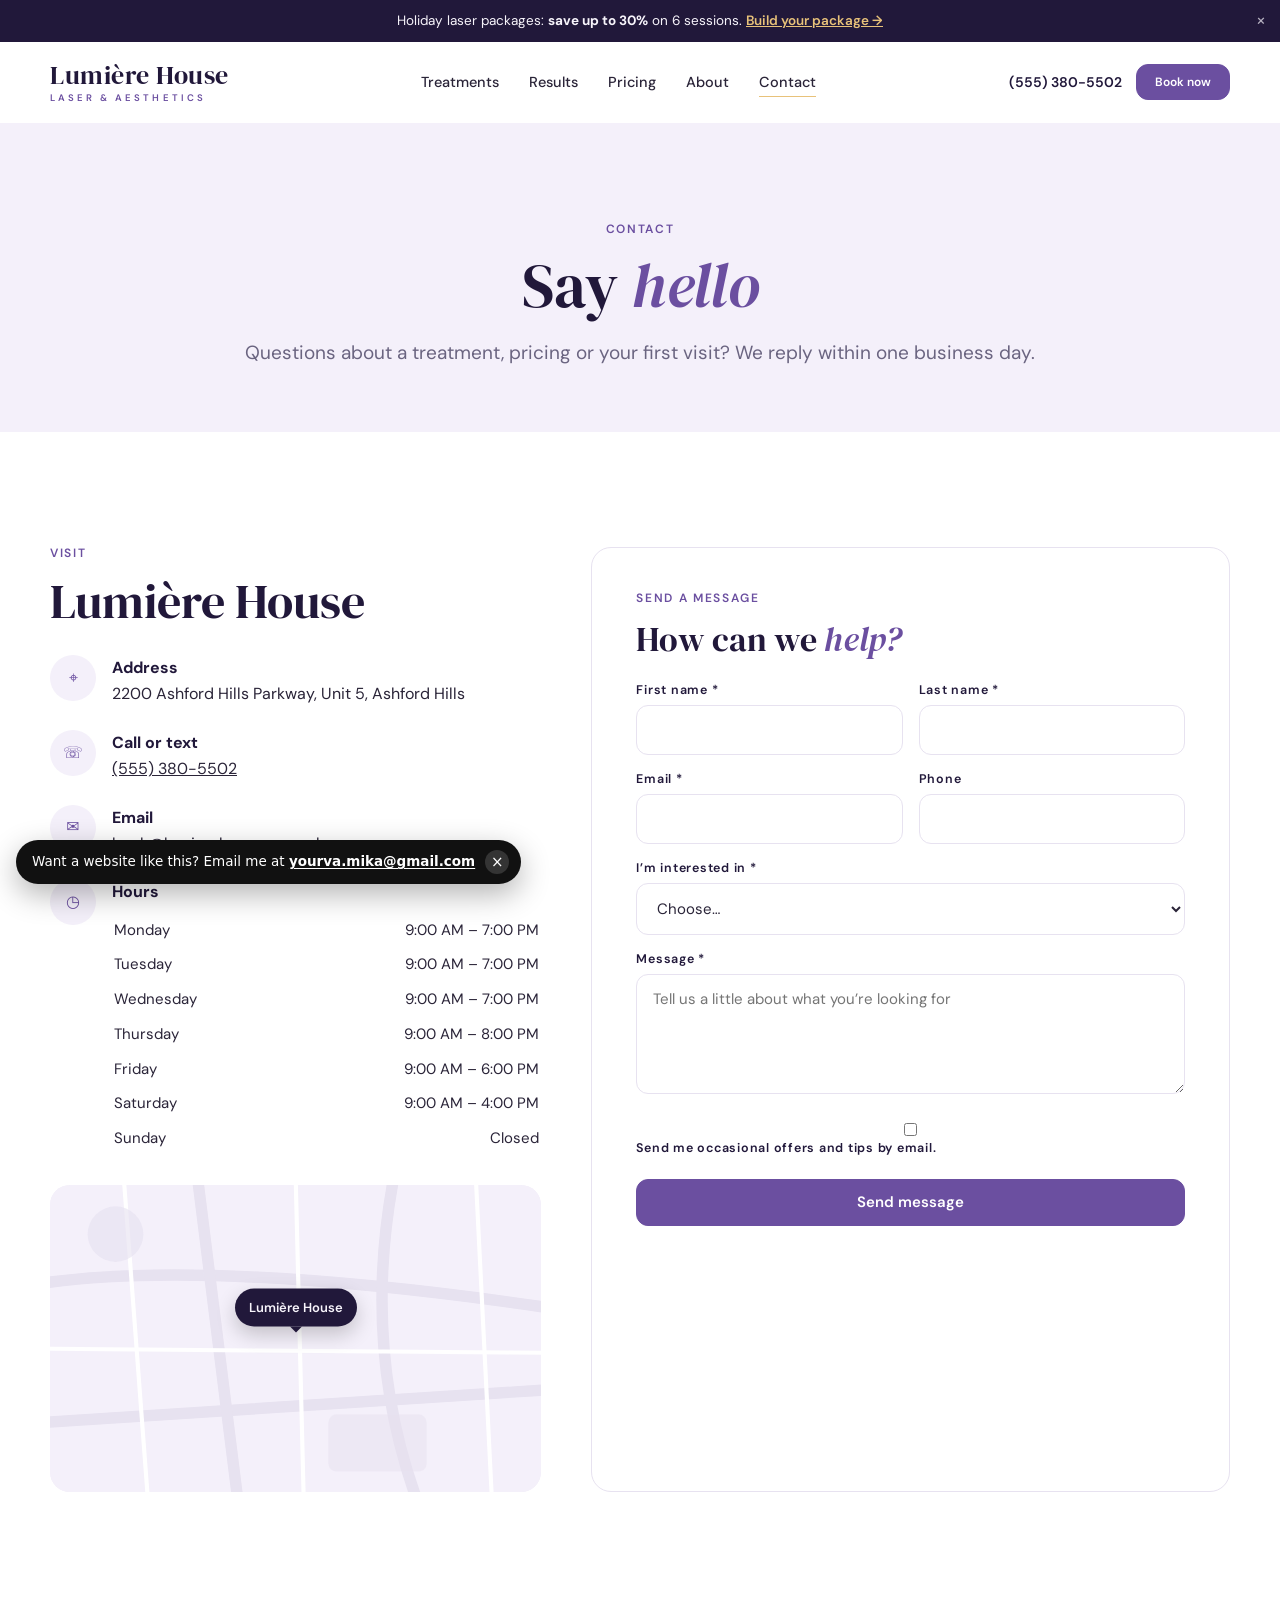
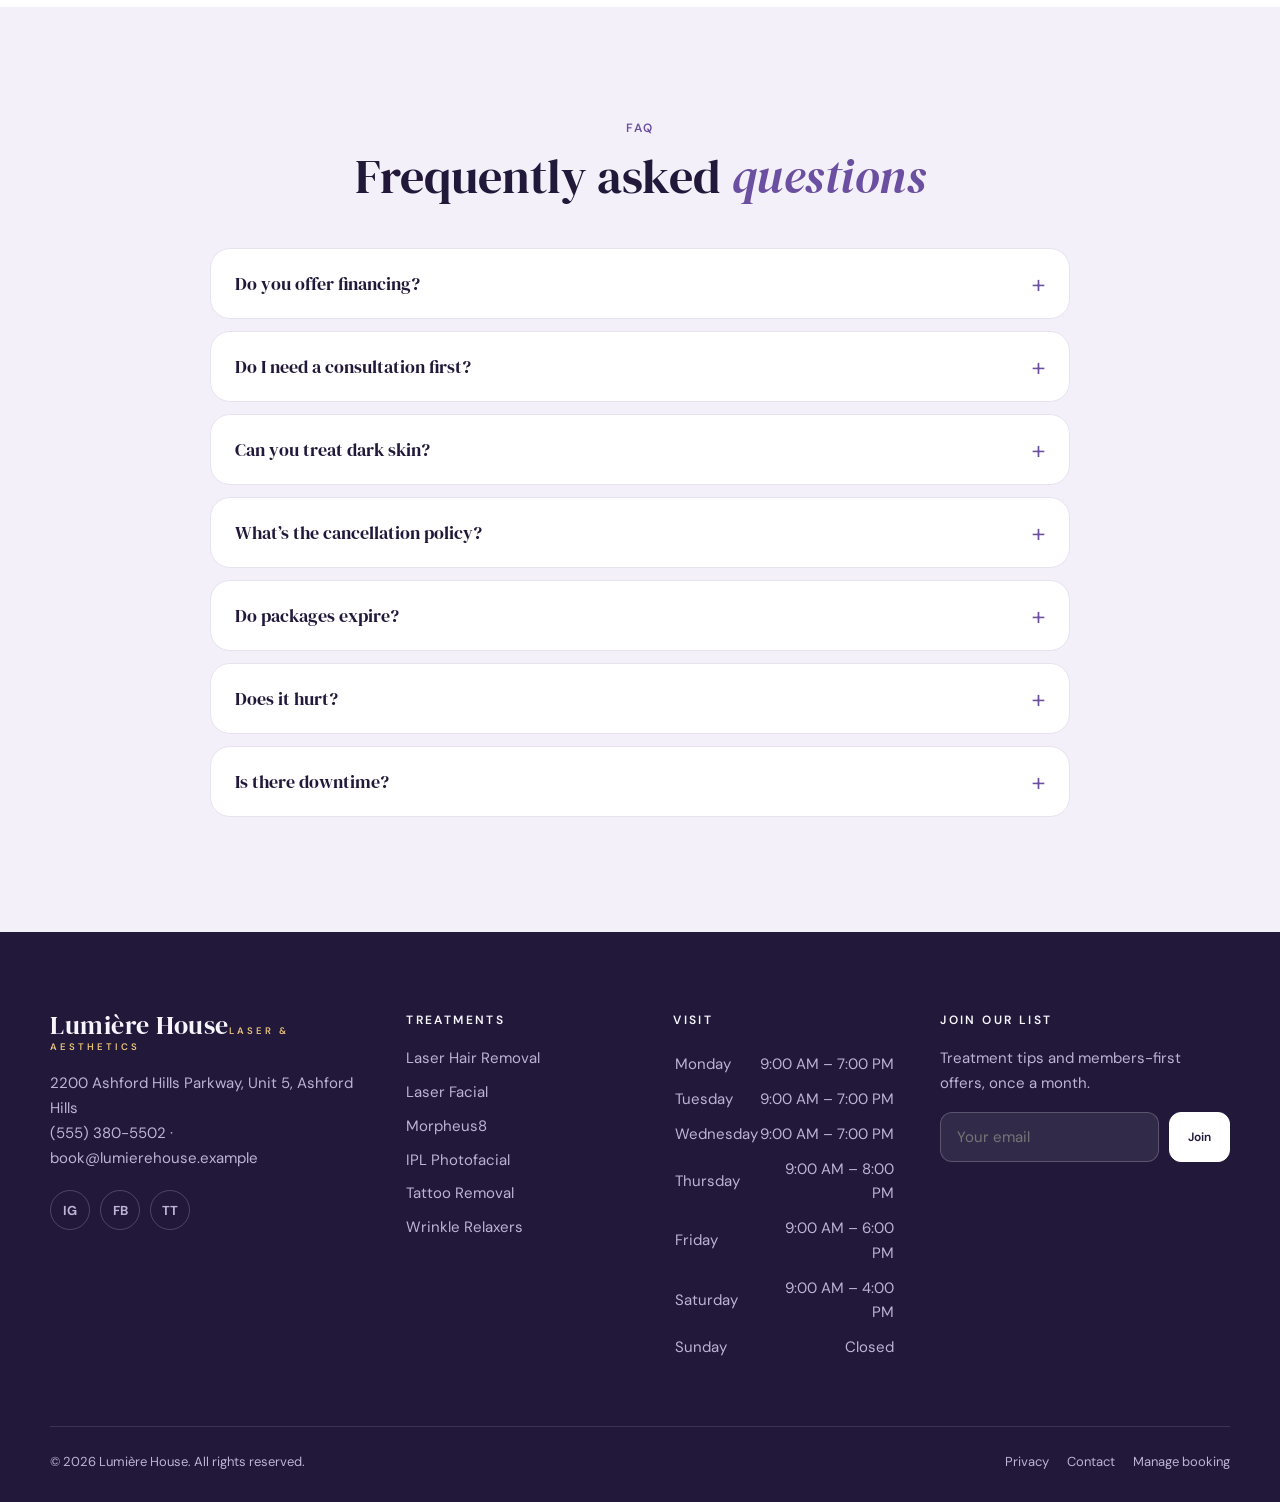
<file: contact.html>
<!doctype html><html lang="en"><head><meta charset="utf-8"><meta name="viewport" content="width=device-width,initial-scale=1">
<title>Contact &amp; Location | Lumière House</title><meta name="robots" content="noindex, nofollow"><meta name="description" content="Contact Lumière House: 2200 Ashford Hills Parkway, Unit 5, Ashford Hills. (555) 380-5502.">
<meta property="og:title" content="Contact &amp; Location | Lumière House"><meta property="og:description" content="Contact Lumière House: 2200 Ashford Hills Parkway, Unit 5, Ashford Hills. (555) 380-5502."><meta property="og:image" content="img/3985356.jpg">
<link rel="icon" href="data:image/svg+xml,<svg xmlns='http://www.w3.org/2000/svg' viewBox='0 0 64 64'><circle cx='32' cy='32' r='32' fill='%2321183A'/><text x='32' y='43' font-size='30' text-anchor='middle' fill='white' font-family='Georgia'>L</text></svg>">
<link rel="preconnect" href="https://fonts.googleapis.com"><link rel="preconnect" href="https://fonts.gstatic.com" crossorigin>
<link href="https://fonts.googleapis.com/css2?family=DM+Serif+Display:ital@0;1&family=DM+Sans:wght@400;500;600;700&display=swap" rel="stylesheet">
<link rel="stylesheet" href="css/style.css">
<script type="application/ld+json">{"@context": "https://schema.org", "@type": "MedicalBusiness", "name": "Lumi\u00e8re House", "telephone": "(555) 380-5502", "email": "book@lumierehouse.example", "address": "2200 Ashford Hills Parkway, Unit 5, Ashford Hills", "url": "index.html"}</script>
</head><body>
<div class="announce">Holiday laser packages: <b>save up to 30%</b> on 6 sessions. <a href="pricing.html">Build your package →</a><button aria-label="Close announcement">×</button></div>
<header class="site-header"><div class="wrap"><a class="logo" href="index.html"><b>Lumière House</b><small>Laser &amp; Aesthetics</small></a>
<nav class="nav" aria-label="Main"><a href="treatments.html">Treatments</a><a href="results.html">Results</a><a href="pricing.html">Pricing</a><a href="about.html">About</a><a href="contact.html">Contact</a></nav>
<div class="hdr-cta"><a class="tel" href="tel:5553805502">(555) 380-5502</a><a class="btn sm" href="book.html">Book now</a><button class="burger" aria-label="Menu"><i></i><i></i><i></i></button></div></div></header>
<nav class="mobile-nav" aria-label="Mobile"><a href="treatments.html">Treatments</a><a href="results.html">Results</a><a href="pricing.html">Pricing</a><a href="about.html">About</a><a href="contact.html">Contact</a><a href="book.html">Manage booking</a><a class="btn" href="book.html">Book now</a><p class="muted" style="margin-top:18px">(555) 380-5502<br>2200 Ashford Hills Parkway, Unit 5, Ashford Hills</p></nav>
<main><section class="page-hero"><div class="wrap"><span class=eyebrow>Contact</span><h1 style="font-size:clamp(38px,5vw,62px)">Say <em>hello</em></h1><p class="lead">Questions about a treatment, pricing or your first visit? We reply within one business day.</p></div></section>
<section class="section"><div class="wrap contact-grid"><div><span class="eyebrow">Visit</span><h2>Lumière House</h2><ul class="info-list">
<li><i>⌖</i><div><b>Address</b>2200 Ashford Hills Parkway, Unit 5, Ashford Hills</div></li><li><i>☏</i><div><b>Call or text</b><a href="tel:5553805502">(555) 380-5502</a></div></li>
<li><i>✉</i><div><b>Email</b><a href="mailto:book@lumierehouse.example">book@lumierehouse.example</a></div></li><li><i>◷</i><div style="flex:1"><b>Hours</b><table class="hours"><tr><td>Monday</td><td>9:00 AM – 7:00 PM</td></tr><tr><td>Tuesday</td><td>9:00 AM – 7:00 PM</td></tr><tr><td>Wednesday</td><td>9:00 AM – 7:00 PM</td></tr><tr><td>Thursday</td><td>9:00 AM – 8:00 PM</td></tr><tr><td>Friday</td><td>9:00 AM – 6:00 PM</td></tr><tr><td>Saturday</td><td>9:00 AM – 4:00 PM</td></tr><tr><td>Sunday</td><td>Closed</td></tr></table></div></li></ul>
<div class="map"><svg viewBox="0 0 600 375" aria-hidden="true"><rect width="600" height="375" fill="var(--soft)"/><g stroke="var(--line)" stroke-width="14" fill="none" stroke-linecap="round"><path d="M-10 120 Q200 90 610 150"/><path d="M-10 290 L610 250"/><path d="M180 -10 L230 390"/><path d="M420 -10 Q380 200 450 390"/></g>
<g stroke="var(--card)" stroke-width="5" fill="none"><path d="M-10 200 L610 205"/><path d="M90 -10 L120 390"/><path d="M520 -10 L540 390"/><path d="M300 -10 L310 390"/></g><circle cx="80" cy="60" r="34" fill="var(--line)" opacity=".6"/><rect x="340" y="280" width="120" height="70" rx="10" fill="var(--line)" opacity=".5"/></svg><span class="pin">Lumière House</span></div></div>
<div class="form-card"><span class="eyebrow">Send a message</span><h2 style="font-size:34px;margin-bottom:24px">How can we <em>help?</em></h2>
<form class="form" data-form="contact" novalidate><div class="field"><label for="f-first">First name *</label><input type="text" name="first" id="f-first" autocomplete="on" placeholder="" required><span class="msg">This field is required.</span></div><div class="field"><label for="f-last">Last name *</label><input type="text" name="last" id="f-last" autocomplete="on" placeholder="" required><span class="msg">This field is required.</span></div><div class="field"><label for="f-email">Email *</label><input type="email" name="email" id="f-email" autocomplete="email" placeholder="" required><span class="msg">Please enter a valid email.</span></div><div class="field"><label for="f-phone">Phone</label><input type="tel" name="phone" id="f-phone" autocomplete="on" placeholder=""><span class="msg">Please enter a 10-digit phone number.</span></div>
<div class="field full"><label for="f-topic">I’m interested in *</label><select name="topic" id="f-topic" required><option value="">Choose…</option><option>Laser Hair Removal</option><option>Laser Facial</option><option>Morpheus8</option><option>IPL Photofacial</option><option>Tattoo Removal</option><option>Wrinkle Relaxers</option><option>Something else</option></select><span class="msg">This field is required.</span></div><div class="field full"><label for="f-message">Message *</label><textarea name="message" id="f-message" placeholder="Tell us a little about what you’re looking for" required></textarea><span class="msg">This field is required.</span></div>
<div class="field full"><label class="check"><input type="checkbox" name="optin"> Send me occasional offers and tips by email.</label></div><button class="btn full">Send message</button></form>
<div class="form-done" hidden><div class="ok">✓</div><h3>Message sent</h3><p class="muted">Thank you! We’ll get back to you within one business day.</p></div></div></div></section>
<section class="section alt"><div class="wrap" style="max-width:860px"><div class="head center" style="display:block"><span class="eyebrow">FAQ</span><h2>Frequently asked <em>questions</em></h2></div><div class="faq"><details><summary>Do you offer financing?</summary><p>Yes, 0% for 12 months through Cherry on packages over $500.</p></details><details><summary>Do I need a consultation first?</summary><p>For lasers, yes: a free 15-minute consult and patch test, which can be the same day as your first session.</p></details><details><summary>Can you treat dark skin?</summary><p>Yes. Our Nd:YAG laser is designed for deeper skin tones.</p></details><details><summary>What’s the cancellation policy?</summary><p>24 hours’ notice. Late cancellations count as a package session.</p></details><details><summary>Do packages expire?</summary><p>Packages are valid for 24 months.</p></details><details><summary>Does it hurt?</summary><p>A quick snap, like a rubber band. Our lasers have built-in cooling.</p></details><details><summary>Is there downtime?</summary><p>Usually just a few hours of pinkness.</p></details></div></div></section></main>
<footer class="site-footer"><div class="wrap"><div class="cols">
<div><a class="logo" href="index.html"><b>Lumière House</b><small>Laser &amp; Aesthetics</small></a><p style="margin-top:18px">2200 Ashford Hills Parkway, Unit 5, Ashford Hills<br><a href="tel:5553805502" style="display:inline">(555) 380-5502</a> · <a href="mailto:book@lumierehouse.example" style="display:inline">book@lumierehouse.example</a></p>
<div class="social"><a href="#" aria-label="Instagram">IG</a><a href="#" aria-label="Facebook">FB</a><a href="#" aria-label="TikTok">TT</a></div></div>
<div><h4>Treatments</h4><a href="treatments/laser-hair-removal.html">Laser Hair Removal</a><a href="treatments/laser-facial.html">Laser Facial</a><a href="treatments/morpheus8.html">Morpheus8</a><a href="treatments/ipl-photofacial.html">IPL Photofacial</a><a href="treatments/tattoo-removal.html">Tattoo Removal</a><a href="treatments/wrinkle-relaxers.html">Wrinkle Relaxers</a></div>
<div><h4>Visit</h4><table class="hours"><tr><td>Monday</td><td>9:00 AM – 7:00 PM</td></tr><tr><td>Tuesday</td><td>9:00 AM – 7:00 PM</td></tr><tr><td>Wednesday</td><td>9:00 AM – 7:00 PM</td></tr><tr><td>Thursday</td><td>9:00 AM – 8:00 PM</td></tr><tr><td>Friday</td><td>9:00 AM – 6:00 PM</td></tr><tr><td>Saturday</td><td>9:00 AM – 4:00 PM</td></tr><tr><td>Sunday</td><td>Closed</td></tr></table></div>
<div><h4>Join our list</h4><p>Treatment tips and members-first offers, once a month.</p>
<form class="newsletter" data-form="newsletter" data-thanks="You’re on the list. Welcome!" novalidate><div class="field"><input type="email" name="email" placeholder="Your email" required aria-label="Email"></div><button class="btn sm light">Join</button></form></div>
</div><div class="base"><span>© 2026 Lumière House. All rights reserved.</span><span><a href="privacy.html">Privacy</a><a href="contact.html">Contact</a><a href="book.html">Manage booking</a></span></div></div></footer>
<a class="btn mobile-book" href="book.html">Book now</a>
<div id="offer-pop" role="dialog" aria-modal="true" aria-label="New client offer"><div class="pop-bg"></div><div class="pop"><img src="img/5069499.jpg" alt="" loading=lazy><div class="in"><button class="pop-close" aria-label="Close">×</button>
<div class="pop-form"><span class="eyebrow">New client offer</span><h3>Free patch test + 20% off</h3><p class="offer">20% off your first laser hair-removal package.</p>
<form class="form" novalidate><div class="field"><label for="f-name">First name *</label><input type="text" name="name" id="f-name" autocomplete="given-name" placeholder="" required><span class="msg">This field is required.</span></div><div class="field"><label for="f-email">Email *</label><input type="email" name="email" id="f-email" autocomplete="email" placeholder="" required><span class="msg">Please enter a valid email.</span></div><div class="field"><label for="f-phone">Phone *</label><input type="tel" name="phone" id="f-phone" autocomplete="on" placeholder="" required><span class="msg">Please enter a 10-digit phone number.</span></div><button class="btn">Claim my offer</button></form>
<small>By signing up you agree to receive texts and emails. Reply STOP anytime.</small></div>
<div class="pop-done form-done" hidden><div class="ok">✓</div><h3>You’re in!</h3><p class="muted">Your offer is saved. We’ll text you within the hour to help you book.</p><a class="btn" href="book.html" style="margin-top:20px">Book now</a></div></div></div></div>

<script src="js/site-data.js"></script><script src="js/core.js" defer></script>
</body></html>
</file>
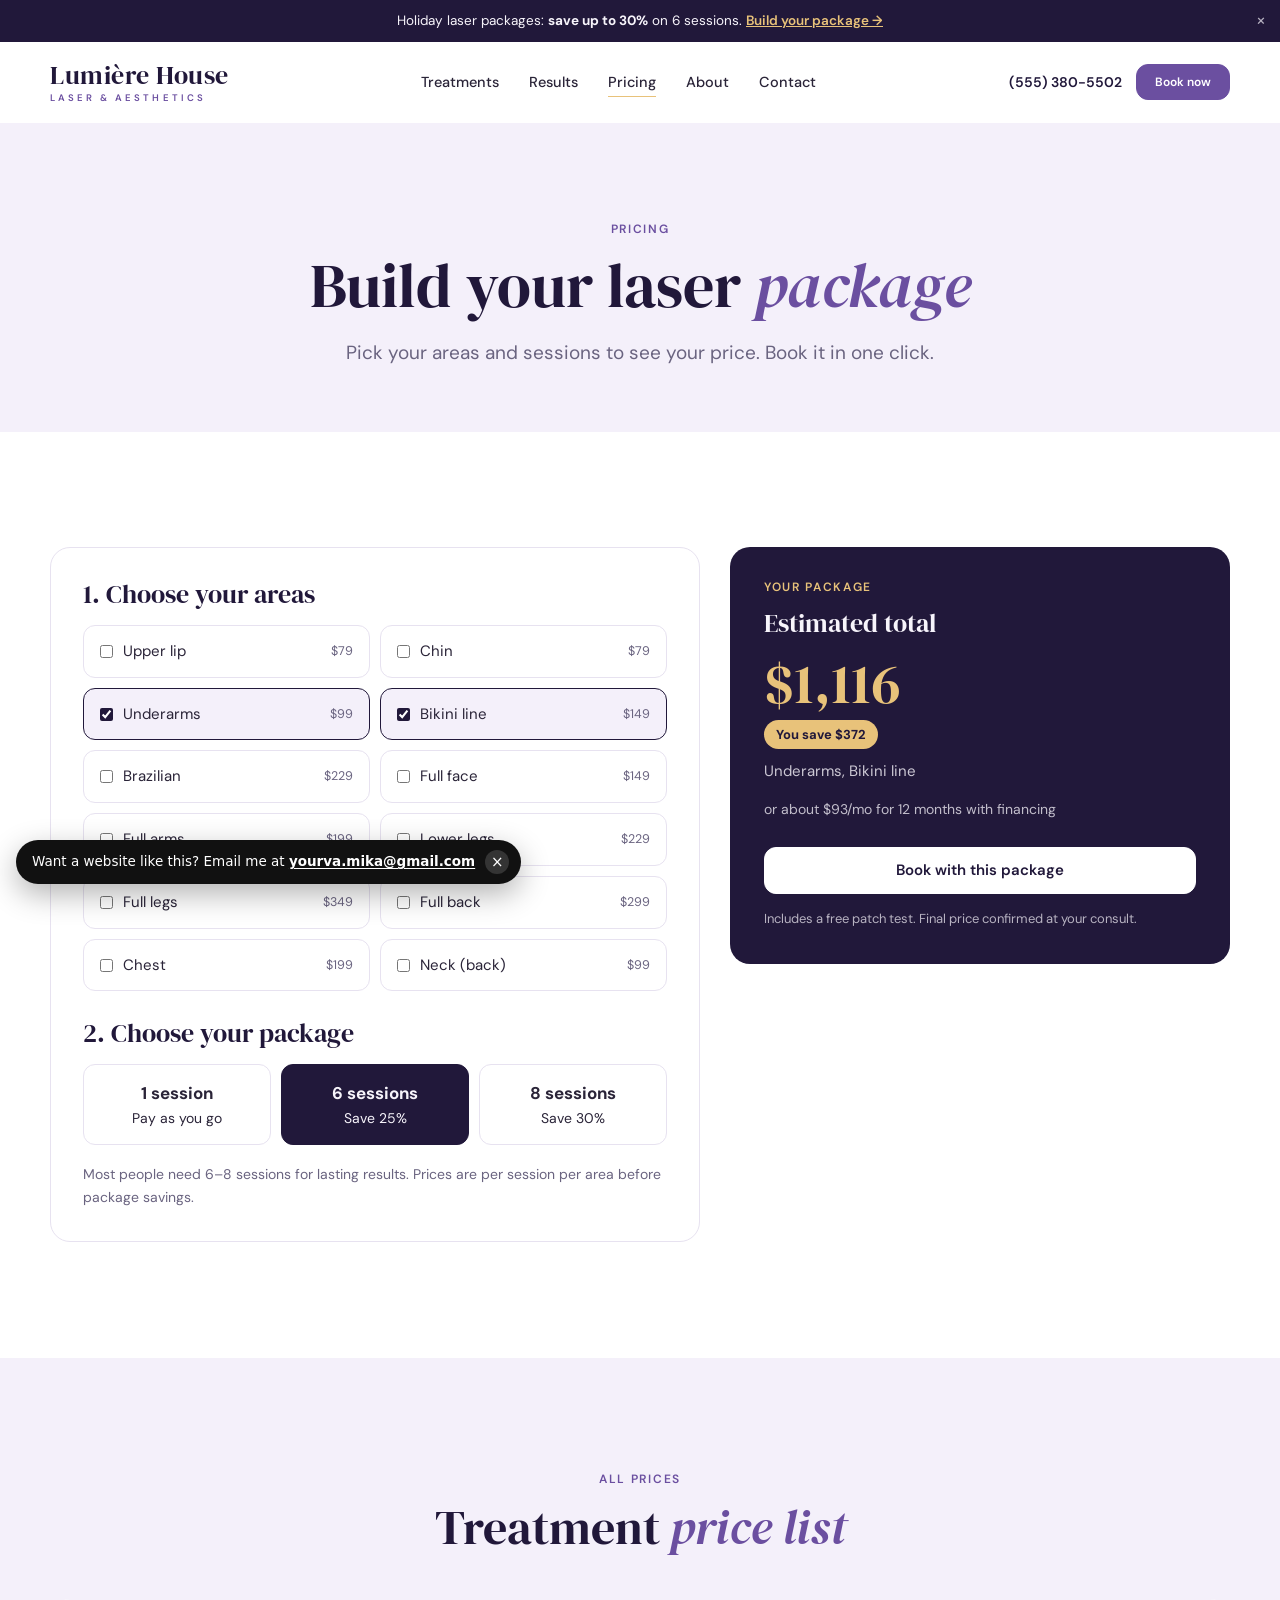
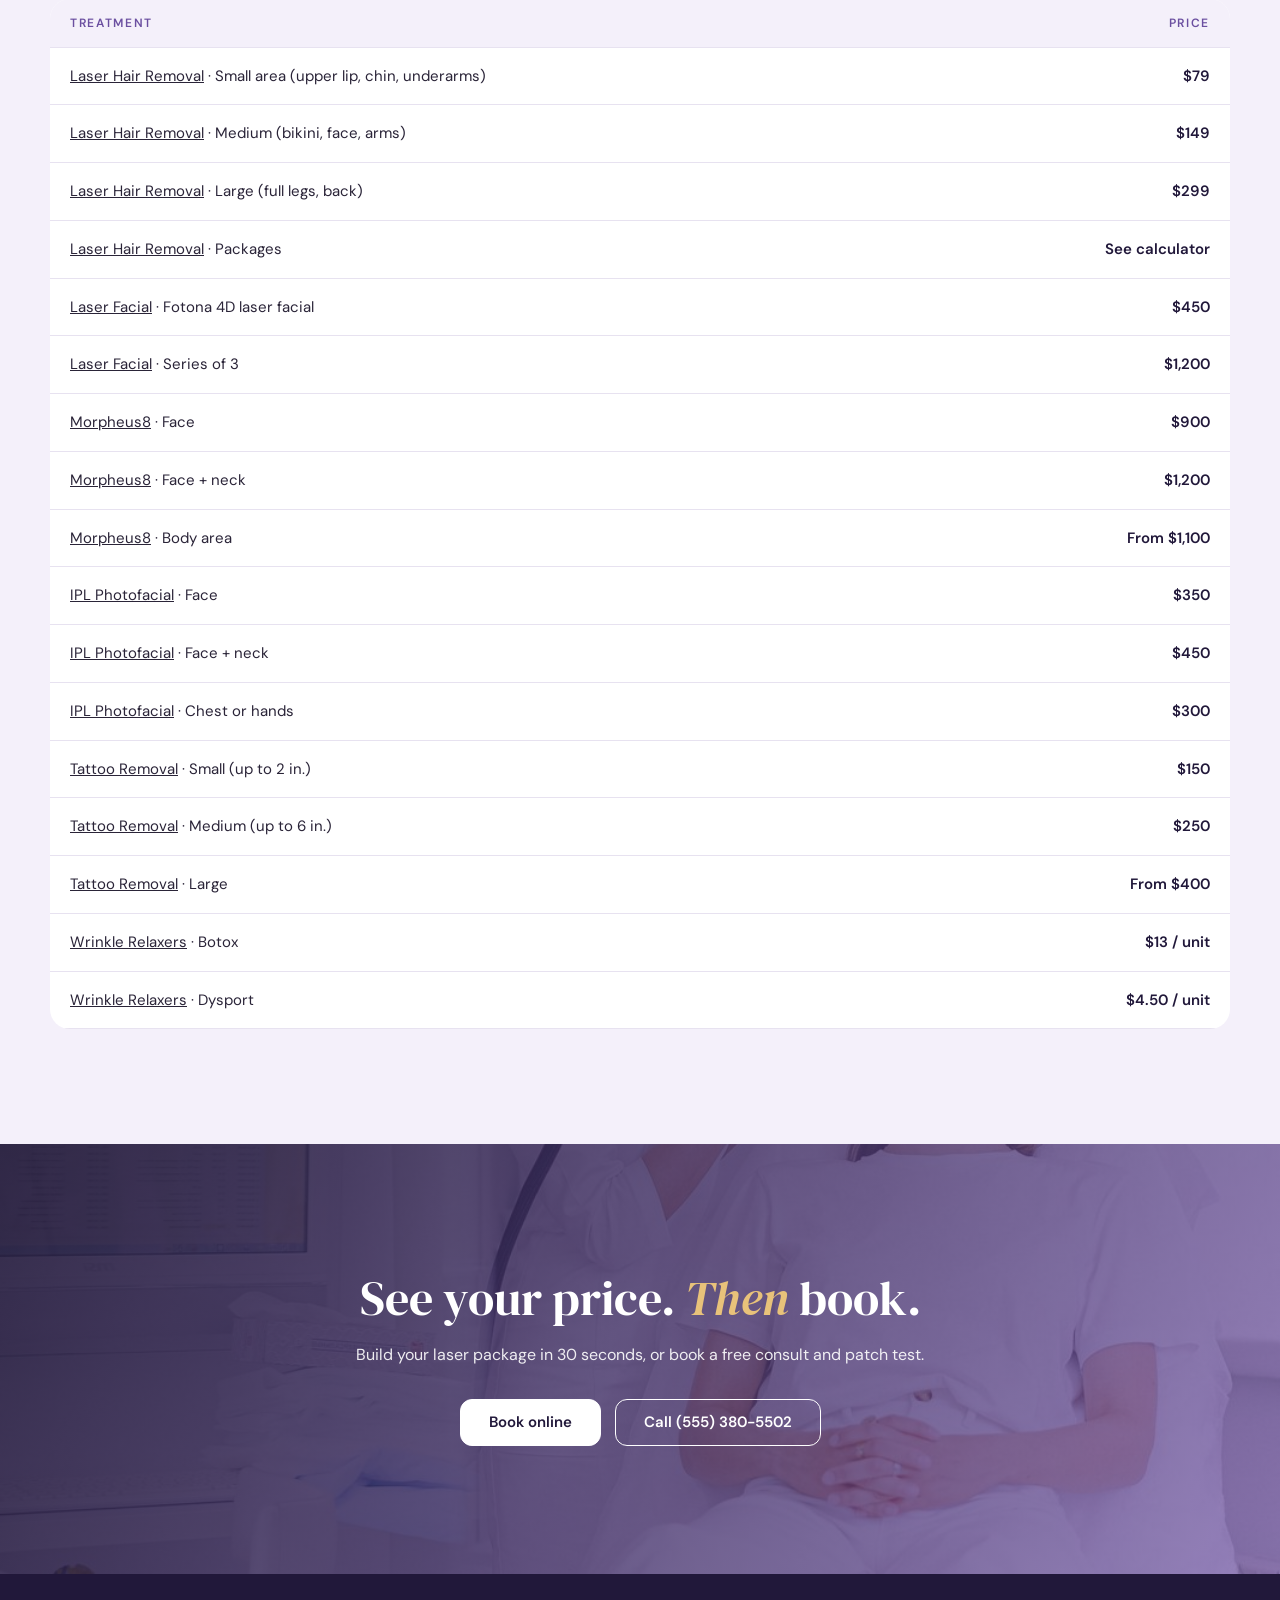
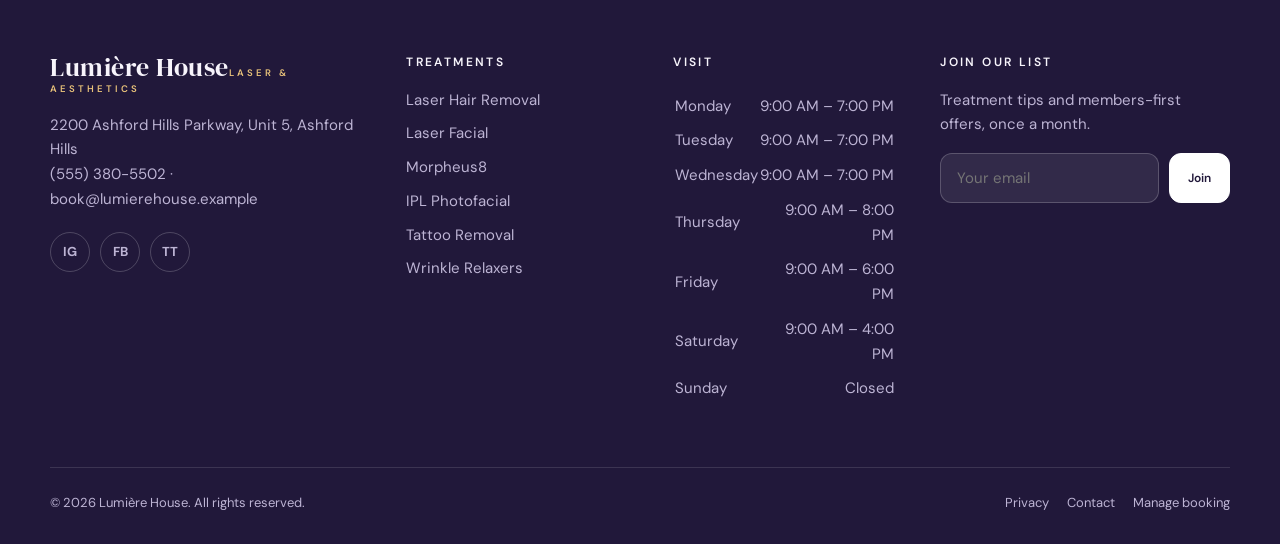
<file: pricing.html>
<!doctype html><html lang="en"><head><meta charset="utf-8"><meta name="viewport" content="width=device-width,initial-scale=1">
<title>Laser Package Pricing | Lumière House</title><meta name="robots" content="noindex, nofollow"><meta name="description" content="Laser hair removal package calculator and full price list at Lumière House.">
<meta property="og:title" content="Laser Package Pricing | Lumière House"><meta property="og:description" content="Laser hair removal package calculator and full price list at Lumière House."><meta property="og:image" content="img/3985356.jpg">
<link rel="icon" href="data:image/svg+xml,<svg xmlns='http://www.w3.org/2000/svg' viewBox='0 0 64 64'><circle cx='32' cy='32' r='32' fill='%2321183A'/><text x='32' y='43' font-size='30' text-anchor='middle' fill='white' font-family='Georgia'>L</text></svg>">
<link rel="preconnect" href="https://fonts.googleapis.com"><link rel="preconnect" href="https://fonts.gstatic.com" crossorigin>
<link href="https://fonts.googleapis.com/css2?family=DM+Serif+Display:ital@0;1&family=DM+Sans:wght@400;500;600;700&display=swap" rel="stylesheet">
<link rel="stylesheet" href="css/style.css">
<script type="application/ld+json">{"@context": "https://schema.org", "@type": "MedicalBusiness", "name": "Lumi\u00e8re House", "telephone": "(555) 380-5502", "email": "book@lumierehouse.example", "address": "2200 Ashford Hills Parkway, Unit 5, Ashford Hills", "url": "index.html"}</script>
</head><body>
<div class="announce">Holiday laser packages: <b>save up to 30%</b> on 6 sessions. <a href="pricing.html">Build your package →</a><button aria-label="Close announcement">×</button></div>
<header class="site-header"><div class="wrap"><a class="logo" href="index.html"><b>Lumière House</b><small>Laser &amp; Aesthetics</small></a>
<nav class="nav" aria-label="Main"><a href="treatments.html">Treatments</a><a href="results.html">Results</a><a href="pricing.html">Pricing</a><a href="about.html">About</a><a href="contact.html">Contact</a></nav>
<div class="hdr-cta"><a class="tel" href="tel:5553805502">(555) 380-5502</a><a class="btn sm" href="book.html">Book now</a><button class="burger" aria-label="Menu"><i></i><i></i><i></i></button></div></div></header>
<nav class="mobile-nav" aria-label="Mobile"><a href="treatments.html">Treatments</a><a href="results.html">Results</a><a href="pricing.html">Pricing</a><a href="about.html">About</a><a href="contact.html">Contact</a><a href="book.html">Manage booking</a><a class="btn" href="book.html">Book now</a><p class="muted" style="margin-top:18px">(555) 380-5502<br>2200 Ashford Hills Parkway, Unit 5, Ashford Hills</p></nav>
<main><section class="page-hero"><div class="wrap"><span class=eyebrow>Pricing</span><h1 style="font-size:clamp(38px,5vw,62px)">Build your laser <em>package</em></h1><p class="lead">Pick your areas and sessions to see your price. Book it in one click.</p></div></section>
<section class="section"><div class="wrap"><div id="calc"><div class="calc-box"><h3>1. Choose your areas</h3><div class="areas"><label class="chip"><input type="checkbox" name="area" value="lip"><span>Upper lip</span><small>$79</small></label><label class="chip"><input type="checkbox" name="area" value="chin"><span>Chin</span><small>$79</small></label><label class="chip"><input type="checkbox" name="area" value="ua" checked><span>Underarms</span><small>$99</small></label><label class="chip"><input type="checkbox" name="area" value="bik" checked><span>Bikini line</span><small>$149</small></label><label class="chip"><input type="checkbox" name="area" value="braz"><span>Brazilian</span><small>$229</small></label><label class="chip"><input type="checkbox" name="area" value="face"><span>Full face</span><small>$149</small></label><label class="chip"><input type="checkbox" name="area" value="arms"><span>Full arms</span><small>$199</small></label><label class="chip"><input type="checkbox" name="area" value="lleg"><span>Lower legs</span><small>$229</small></label><label class="chip"><input type="checkbox" name="area" value="fleg"><span>Full legs</span><small>$349</small></label><label class="chip"><input type="checkbox" name="area" value="back"><span>Full back</span><small>$299</small></label><label class="chip"><input type="checkbox" name="area" value="chest"><span>Chest</span><small>$199</small></label><label class="chip"><input type="checkbox" name="area" value="neck"><span>Neck (back)</span><small>$99</small></label></div><h3>2. Choose your package</h3><div class="pkgs"><label><input type="radio" name="pkg" value="p1"><b>1 session</b>Pay as you go</label><label><input type="radio" name="pkg" value="p6" checked><b>6 sessions</b>Save 25%</label><label><input type="radio" name="pkg" value="p8"><b>8 sessions</b>Save 30%</label></div>
<p class="muted" style="font-size:14px;margin-top:18px">Most people need 6–8 sessions for lasting results. Prices are per session per area before package savings.</p></div>
<div class="calc-sum"><span class="eyebrow">Your package</span><h3>Estimated total</h3><div id="c-total">$0</div><span id="c-save"></span><p id="c-areas"></p><p id="c-month"></p>
<a class="btn light" id="c-book" href="book.html" style="width:100%">Book with this package</a><p style="font-size:13px;opacity:.7;margin-top:14px">Includes a free patch test. Final price confirmed at your consult.</p></div></div></div></section>
<section class="section alt"><div class="wrap"><div class="head center" style="display:block"><span class="eyebrow">All prices</span><h2>Treatment <em>price list</em></h2></div>
<table class="ptable"><thead><tr><th>Treatment</th><th style="text-align:right">Price</th></tr></thead><tbody><tr><td><a href="treatments/laser-hair-removal.html">Laser Hair Removal</a> · Small area (upper lip, chin, underarms)</td><td>$79</td></tr><tr><td><a href="treatments/laser-hair-removal.html">Laser Hair Removal</a> · Medium (bikini, face, arms)</td><td>$149</td></tr><tr><td><a href="treatments/laser-hair-removal.html">Laser Hair Removal</a> · Large (full legs, back)</td><td>$299</td></tr><tr><td><a href="treatments/laser-hair-removal.html">Laser Hair Removal</a> · Packages</td><td>See calculator</td></tr><tr><td><a href="treatments/laser-facial.html">Laser Facial</a> · Fotona 4D laser facial</td><td>$450</td></tr><tr><td><a href="treatments/laser-facial.html">Laser Facial</a> · Series of 3</td><td>$1,200</td></tr><tr><td><a href="treatments/morpheus8.html">Morpheus8</a> · Face</td><td>$900</td></tr><tr><td><a href="treatments/morpheus8.html">Morpheus8</a> · Face + neck</td><td>$1,200</td></tr><tr><td><a href="treatments/morpheus8.html">Morpheus8</a> · Body area</td><td>From $1,100</td></tr><tr><td><a href="treatments/ipl-photofacial.html">IPL Photofacial</a> · Face</td><td>$350</td></tr><tr><td><a href="treatments/ipl-photofacial.html">IPL Photofacial</a> · Face + neck</td><td>$450</td></tr><tr><td><a href="treatments/ipl-photofacial.html">IPL Photofacial</a> · Chest or hands</td><td>$300</td></tr><tr><td><a href="treatments/tattoo-removal.html">Tattoo Removal</a> · Small (up to 2 in.)</td><td>$150</td></tr><tr><td><a href="treatments/tattoo-removal.html">Tattoo Removal</a> · Medium (up to 6 in.)</td><td>$250</td></tr><tr><td><a href="treatments/tattoo-removal.html">Tattoo Removal</a> · Large</td><td>From $400</td></tr><tr><td><a href="treatments/wrinkle-relaxers.html">Wrinkle Relaxers</a> · Botox</td><td>$13 / unit</td></tr><tr><td><a href="treatments/wrinkle-relaxers.html">Wrinkle Relaxers</a> · Dysport</td><td>$4.50 / unit</td></tr></tbody></table></div></section><section class="cta"><img src="img/4586727.jpg" alt="" loading="lazy"><div class="wrap"><h2>See your price. <em>Then</em> book.</h2><p>Build your laser package in 30 seconds, or book a free consult and patch test.</p>
<div class="btns"><a class="btn light" href="book.html">Book online</a><a class="btn ghost" href="tel:5553805502">Call (555) 380-5502</a></div></div></section></main>
<footer class="site-footer"><div class="wrap"><div class="cols">
<div><a class="logo" href="index.html"><b>Lumière House</b><small>Laser &amp; Aesthetics</small></a><p style="margin-top:18px">2200 Ashford Hills Parkway, Unit 5, Ashford Hills<br><a href="tel:5553805502" style="display:inline">(555) 380-5502</a> · <a href="mailto:book@lumierehouse.example" style="display:inline">book@lumierehouse.example</a></p>
<div class="social"><a href="#" aria-label="Instagram">IG</a><a href="#" aria-label="Facebook">FB</a><a href="#" aria-label="TikTok">TT</a></div></div>
<div><h4>Treatments</h4><a href="treatments/laser-hair-removal.html">Laser Hair Removal</a><a href="treatments/laser-facial.html">Laser Facial</a><a href="treatments/morpheus8.html">Morpheus8</a><a href="treatments/ipl-photofacial.html">IPL Photofacial</a><a href="treatments/tattoo-removal.html">Tattoo Removal</a><a href="treatments/wrinkle-relaxers.html">Wrinkle Relaxers</a></div>
<div><h4>Visit</h4><table class="hours"><tr><td>Monday</td><td>9:00 AM – 7:00 PM</td></tr><tr><td>Tuesday</td><td>9:00 AM – 7:00 PM</td></tr><tr><td>Wednesday</td><td>9:00 AM – 7:00 PM</td></tr><tr><td>Thursday</td><td>9:00 AM – 8:00 PM</td></tr><tr><td>Friday</td><td>9:00 AM – 6:00 PM</td></tr><tr><td>Saturday</td><td>9:00 AM – 4:00 PM</td></tr><tr><td>Sunday</td><td>Closed</td></tr></table></div>
<div><h4>Join our list</h4><p>Treatment tips and members-first offers, once a month.</p>
<form class="newsletter" data-form="newsletter" data-thanks="You’re on the list. Welcome!" novalidate><div class="field"><input type="email" name="email" placeholder="Your email" required aria-label="Email"></div><button class="btn sm light">Join</button></form></div>
</div><div class="base"><span>© 2026 Lumière House. All rights reserved.</span><span><a href="privacy.html">Privacy</a><a href="contact.html">Contact</a><a href="book.html">Manage booking</a></span></div></div></footer>
<a class="btn mobile-book" href="book.html">Book now</a>
<div id="offer-pop" role="dialog" aria-modal="true" aria-label="New client offer"><div class="pop-bg"></div><div class="pop"><img src="img/5069499.jpg" alt="" loading=lazy><div class="in"><button class="pop-close" aria-label="Close">×</button>
<div class="pop-form"><span class="eyebrow">New client offer</span><h3>Free patch test + 20% off</h3><p class="offer">20% off your first laser hair-removal package.</p>
<form class="form" novalidate><div class="field"><label for="f-name">First name *</label><input type="text" name="name" id="f-name" autocomplete="given-name" placeholder="" required><span class="msg">This field is required.</span></div><div class="field"><label for="f-email">Email *</label><input type="email" name="email" id="f-email" autocomplete="email" placeholder="" required><span class="msg">Please enter a valid email.</span></div><div class="field"><label for="f-phone">Phone *</label><input type="tel" name="phone" id="f-phone" autocomplete="on" placeholder="" required><span class="msg">Please enter a 10-digit phone number.</span></div><button class="btn">Claim my offer</button></form>
<small>By signing up you agree to receive texts and emails. Reply STOP anytime.</small></div>
<div class="pop-done form-done" hidden><div class="ok">✓</div><h3>You’re in!</h3><p class="muted">Your offer is saved. We’ll text you within the hour to help you book.</p><a class="btn" href="book.html" style="margin-top:20px">Book now</a></div></div></div></div>

<script src="js/site-data.js"></script><script src="js/core.js" defer></script>
</body></html>
</file>
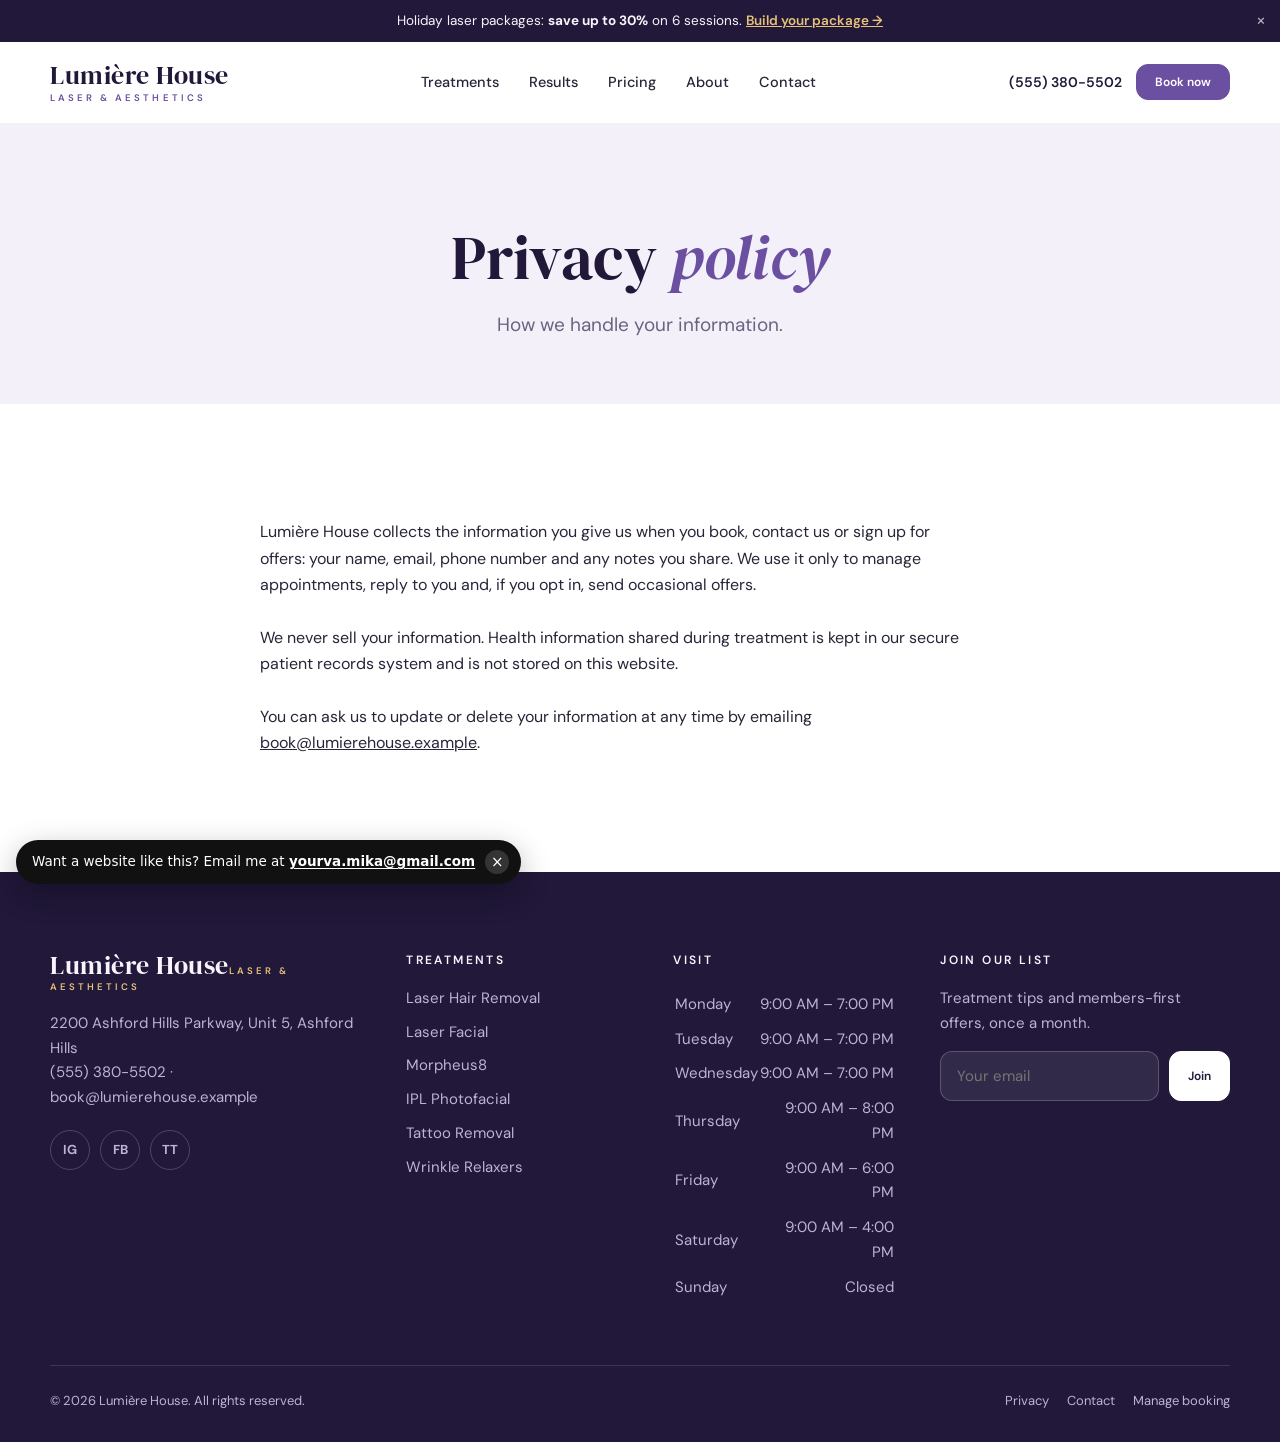
<file: privacy.html>
<!doctype html><html lang="en"><head><meta charset="utf-8"><meta name="viewport" content="width=device-width,initial-scale=1">
<title>Privacy Policy | Lumière House</title><meta name="robots" content="noindex, nofollow"><meta name="description" content="Privacy policy for Lumière House.">
<meta property="og:title" content="Privacy Policy | Lumière House"><meta property="og:description" content="Privacy policy for Lumière House."><meta property="og:image" content="img/3985356.jpg">
<link rel="icon" href="data:image/svg+xml,<svg xmlns='http://www.w3.org/2000/svg' viewBox='0 0 64 64'><circle cx='32' cy='32' r='32' fill='%2321183A'/><text x='32' y='43' font-size='30' text-anchor='middle' fill='white' font-family='Georgia'>L</text></svg>">
<link rel="preconnect" href="https://fonts.googleapis.com"><link rel="preconnect" href="https://fonts.gstatic.com" crossorigin>
<link href="https://fonts.googleapis.com/css2?family=DM+Serif+Display:ital@0;1&family=DM+Sans:wght@400;500;600;700&display=swap" rel="stylesheet">
<link rel="stylesheet" href="css/style.css">
<script type="application/ld+json">{"@context": "https://schema.org", "@type": "MedicalBusiness", "name": "Lumi\u00e8re House", "telephone": "(555) 380-5502", "email": "book@lumierehouse.example", "address": "2200 Ashford Hills Parkway, Unit 5, Ashford Hills", "url": "index.html"}</script>
</head><body>
<div class="announce">Holiday laser packages: <b>save up to 30%</b> on 6 sessions. <a href="pricing.html">Build your package →</a><button aria-label="Close announcement">×</button></div>
<header class="site-header"><div class="wrap"><a class="logo" href="index.html"><b>Lumière House</b><small>Laser &amp; Aesthetics</small></a>
<nav class="nav" aria-label="Main"><a href="treatments.html">Treatments</a><a href="results.html">Results</a><a href="pricing.html">Pricing</a><a href="about.html">About</a><a href="contact.html">Contact</a></nav>
<div class="hdr-cta"><a class="tel" href="tel:5553805502">(555) 380-5502</a><a class="btn sm" href="book.html">Book now</a><button class="burger" aria-label="Menu"><i></i><i></i><i></i></button></div></div></header>
<nav class="mobile-nav" aria-label="Mobile"><a href="treatments.html">Treatments</a><a href="results.html">Results</a><a href="pricing.html">Pricing</a><a href="about.html">About</a><a href="contact.html">Contact</a><a href="book.html">Manage booking</a><a class="btn" href="book.html">Book now</a><p class="muted" style="margin-top:18px">(555) 380-5502<br>2200 Ashford Hills Parkway, Unit 5, Ashford Hills</p></nav>
<main><section class="page-hero"><div class="wrap"><h1 style="font-size:clamp(38px,5vw,62px)">Privacy <em>policy</em></h1><p class="lead">How we handle your information.</p></div></section><section class="section"><div class="wrap" style="max-width:760px">
<p>Lumière House collects the information you give us when you book, contact us or sign up for offers: your name, email, phone number and any notes you share. We use it only to manage appointments, reply to you and, if you opt in, send occasional offers.</p><br>
<p>We never sell your information. Health information shared during treatment is kept in our secure patient records system and is not stored on this website.</p><br>
<p>You can ask us to update or delete your information at any time by emailing <a href="mailto:book@lumierehouse.example">book@lumierehouse.example</a>.</p></div></section></main>
<footer class="site-footer"><div class="wrap"><div class="cols">
<div><a class="logo" href="index.html"><b>Lumière House</b><small>Laser &amp; Aesthetics</small></a><p style="margin-top:18px">2200 Ashford Hills Parkway, Unit 5, Ashford Hills<br><a href="tel:5553805502" style="display:inline">(555) 380-5502</a> · <a href="mailto:book@lumierehouse.example" style="display:inline">book@lumierehouse.example</a></p>
<div class="social"><a href="#" aria-label="Instagram">IG</a><a href="#" aria-label="Facebook">FB</a><a href="#" aria-label="TikTok">TT</a></div></div>
<div><h4>Treatments</h4><a href="treatments/laser-hair-removal.html">Laser Hair Removal</a><a href="treatments/laser-facial.html">Laser Facial</a><a href="treatments/morpheus8.html">Morpheus8</a><a href="treatments/ipl-photofacial.html">IPL Photofacial</a><a href="treatments/tattoo-removal.html">Tattoo Removal</a><a href="treatments/wrinkle-relaxers.html">Wrinkle Relaxers</a></div>
<div><h4>Visit</h4><table class="hours"><tr><td>Monday</td><td>9:00 AM – 7:00 PM</td></tr><tr><td>Tuesday</td><td>9:00 AM – 7:00 PM</td></tr><tr><td>Wednesday</td><td>9:00 AM – 7:00 PM</td></tr><tr><td>Thursday</td><td>9:00 AM – 8:00 PM</td></tr><tr><td>Friday</td><td>9:00 AM – 6:00 PM</td></tr><tr><td>Saturday</td><td>9:00 AM – 4:00 PM</td></tr><tr><td>Sunday</td><td>Closed</td></tr></table></div>
<div><h4>Join our list</h4><p>Treatment tips and members-first offers, once a month.</p>
<form class="newsletter" data-form="newsletter" data-thanks="You’re on the list. Welcome!" novalidate><div class="field"><input type="email" name="email" placeholder="Your email" required aria-label="Email"></div><button class="btn sm light">Join</button></form></div>
</div><div class="base"><span>© 2026 Lumière House. All rights reserved.</span><span><a href="privacy.html">Privacy</a><a href="contact.html">Contact</a><a href="book.html">Manage booking</a></span></div></div></footer>
<a class="btn mobile-book" href="book.html">Book now</a>
<div id="offer-pop" role="dialog" aria-modal="true" aria-label="New client offer"><div class="pop-bg"></div><div class="pop"><img src="img/5069499.jpg" alt="" loading=lazy><div class="in"><button class="pop-close" aria-label="Close">×</button>
<div class="pop-form"><span class="eyebrow">New client offer</span><h3>Free patch test + 20% off</h3><p class="offer">20% off your first laser hair-removal package.</p>
<form class="form" novalidate><div class="field"><label for="f-name">First name *</label><input type="text" name="name" id="f-name" autocomplete="given-name" placeholder="" required><span class="msg">This field is required.</span></div><div class="field"><label for="f-email">Email *</label><input type="email" name="email" id="f-email" autocomplete="email" placeholder="" required><span class="msg">Please enter a valid email.</span></div><div class="field"><label for="f-phone">Phone *</label><input type="tel" name="phone" id="f-phone" autocomplete="on" placeholder="" required><span class="msg">Please enter a 10-digit phone number.</span></div><button class="btn">Claim my offer</button></form>
<small>By signing up you agree to receive texts and emails. Reply STOP anytime.</small></div>
<div class="pop-done form-done" hidden><div class="ok">✓</div><h3>You’re in!</h3><p class="muted">Your offer is saved. We’ll text you within the hour to help you book.</p><a class="btn" href="book.html" style="margin-top:20px">Book now</a></div></div></div></div>

<script src="js/site-data.js"></script><script src="js/core.js" defer></script>
</body></html>
</file>
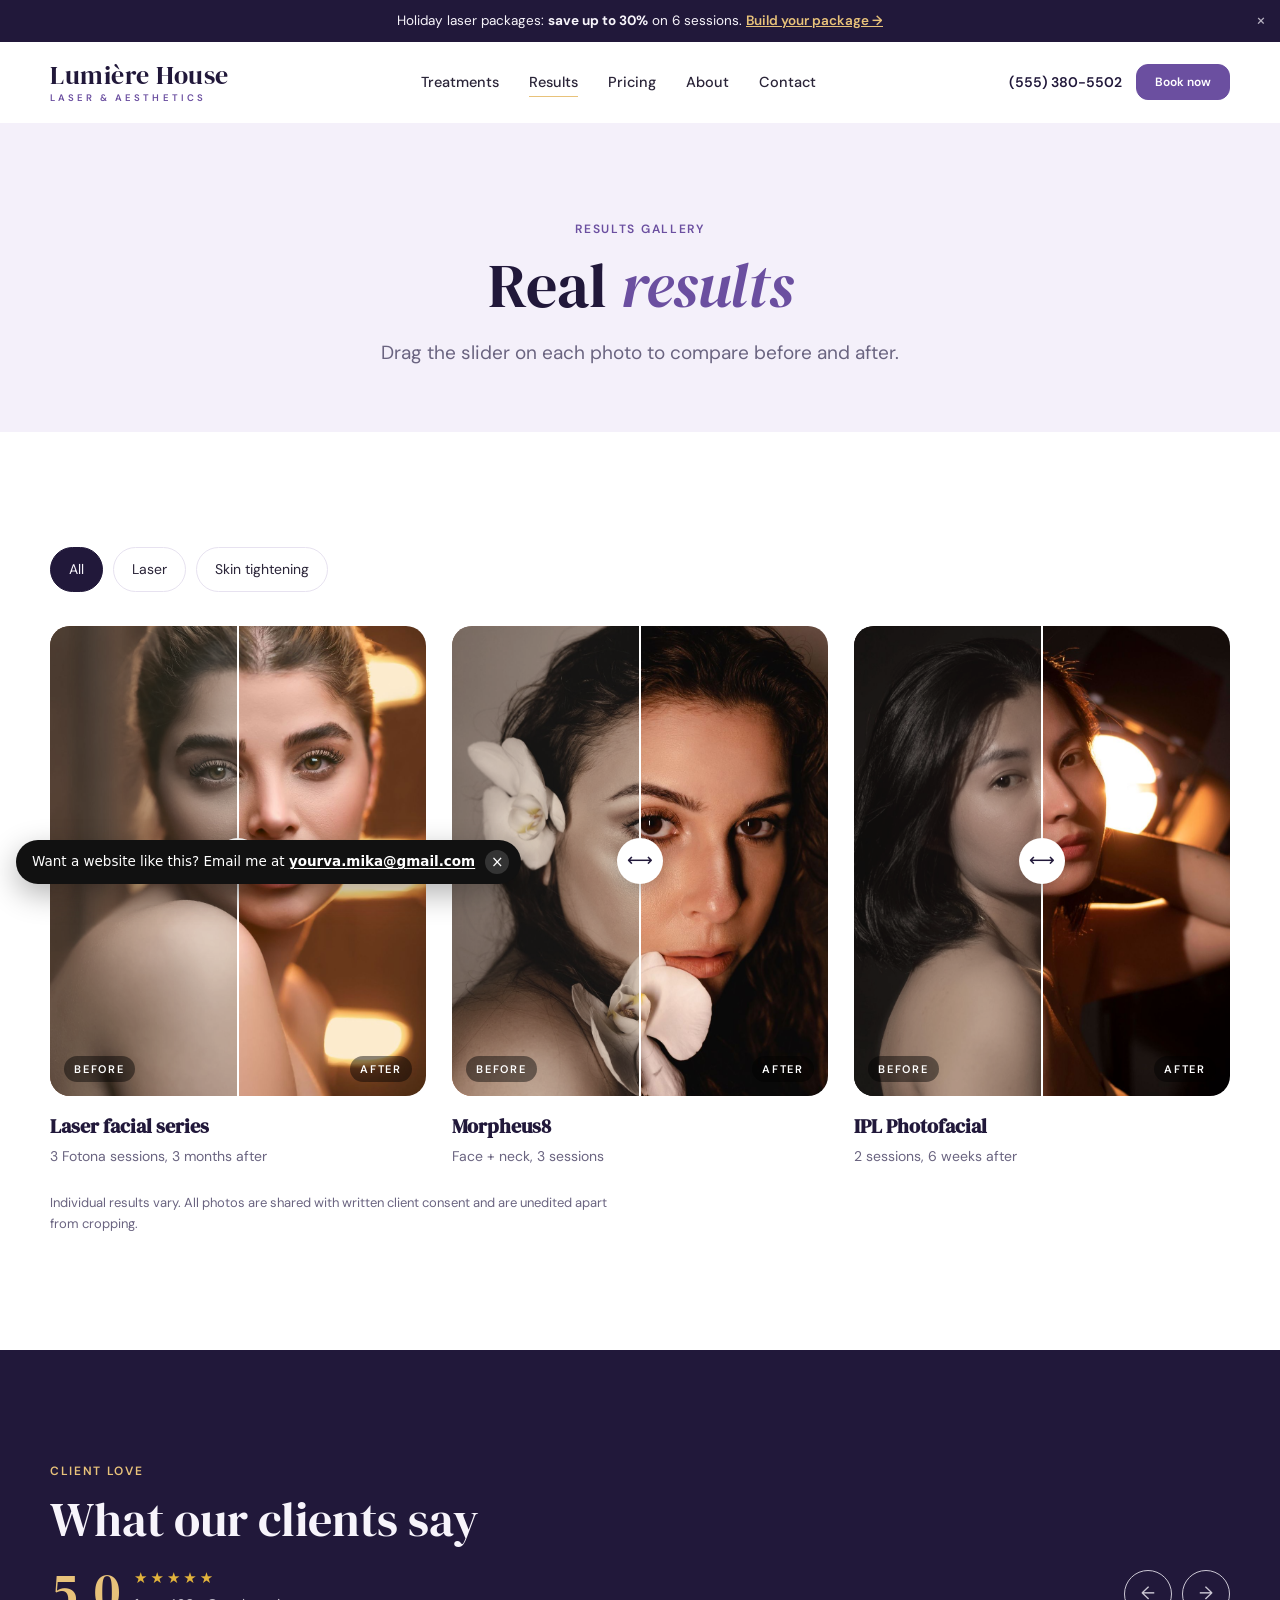
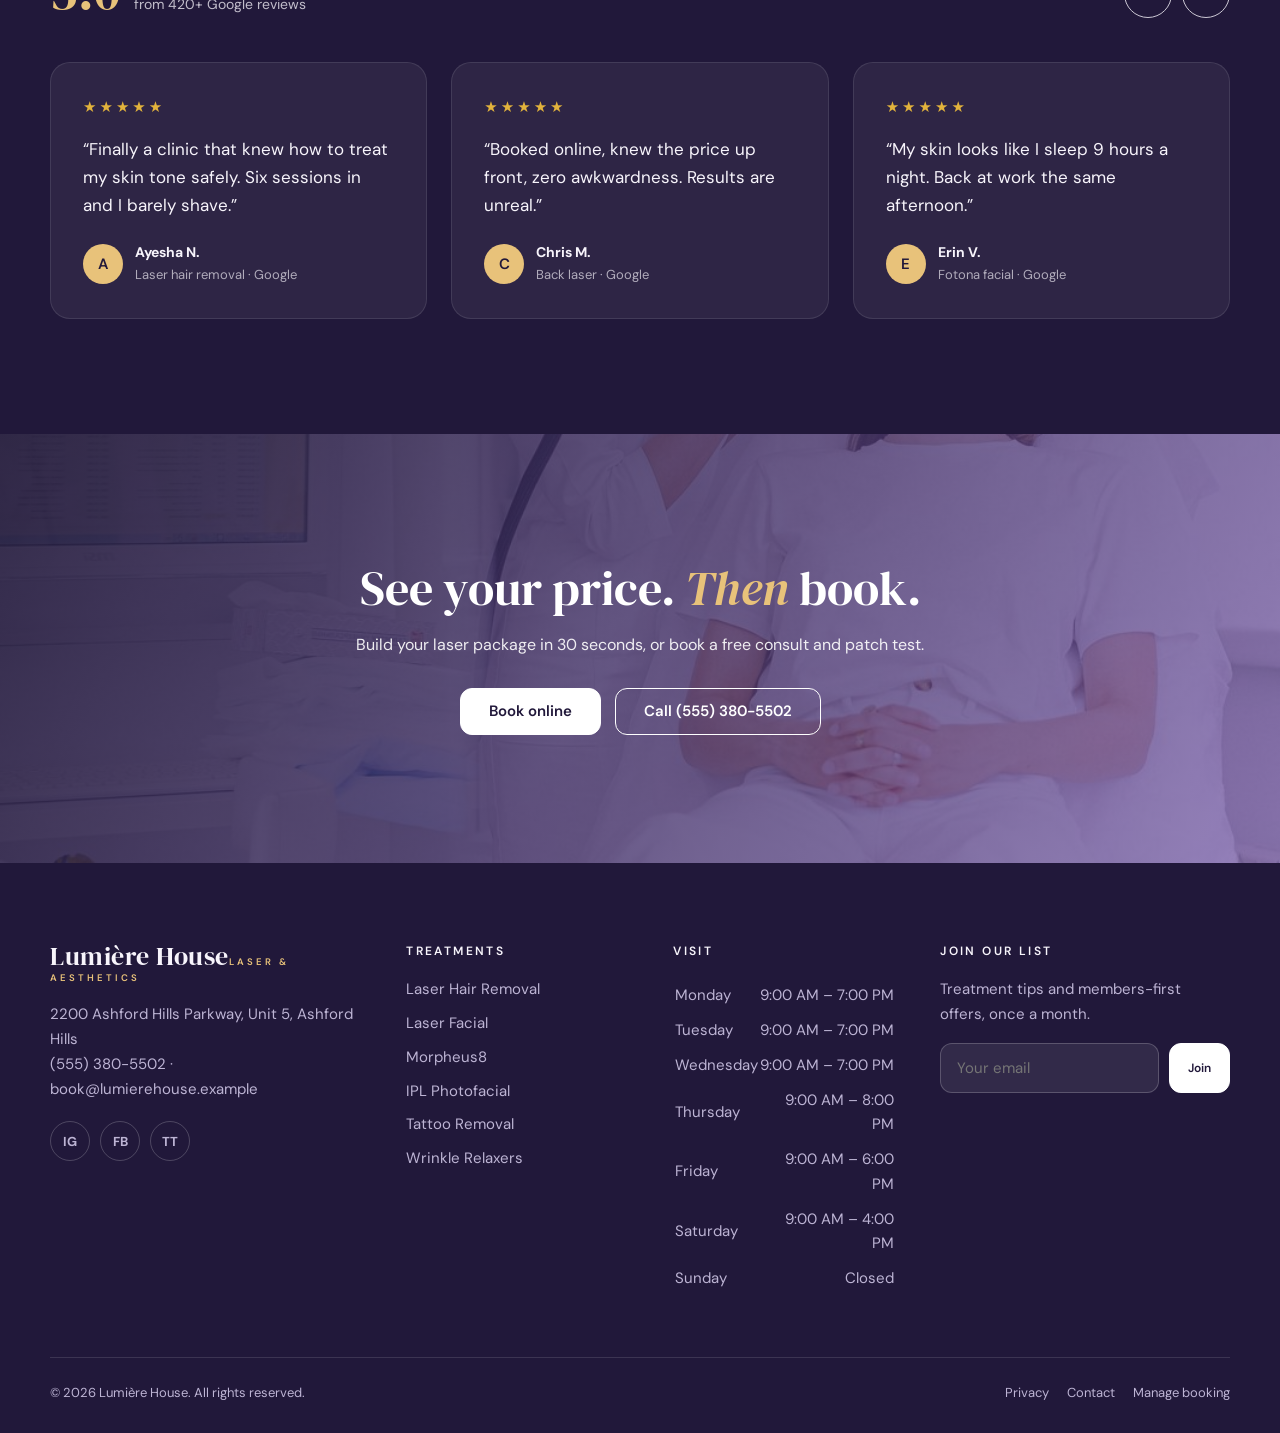
<file: results.html>
<!doctype html><html lang="en"><head><meta charset="utf-8"><meta name="viewport" content="width=device-width,initial-scale=1">
<title>Before &amp; After Results | Lumière House</title><meta name="robots" content="noindex, nofollow"><meta name="description" content="Before and after results from real clients at Lumière House.">
<meta property="og:title" content="Before &amp; After Results | Lumière House"><meta property="og:description" content="Before and after results from real clients at Lumière House."><meta property="og:image" content="img/3985356.jpg">
<link rel="icon" href="data:image/svg+xml,<svg xmlns='http://www.w3.org/2000/svg' viewBox='0 0 64 64'><circle cx='32' cy='32' r='32' fill='%2321183A'/><text x='32' y='43' font-size='30' text-anchor='middle' fill='white' font-family='Georgia'>L</text></svg>">
<link rel="preconnect" href="https://fonts.googleapis.com"><link rel="preconnect" href="https://fonts.gstatic.com" crossorigin>
<link href="https://fonts.googleapis.com/css2?family=DM+Serif+Display:ital@0;1&family=DM+Sans:wght@400;500;600;700&display=swap" rel="stylesheet">
<link rel="stylesheet" href="css/style.css">
<script type="application/ld+json">{"@context": "https://schema.org", "@type": "MedicalBusiness", "name": "Lumi\u00e8re House", "telephone": "(555) 380-5502", "email": "book@lumierehouse.example", "address": "2200 Ashford Hills Parkway, Unit 5, Ashford Hills", "url": "index.html"}</script>
</head><body>
<div class="announce">Holiday laser packages: <b>save up to 30%</b> on 6 sessions. <a href="pricing.html">Build your package →</a><button aria-label="Close announcement">×</button></div>
<header class="site-header"><div class="wrap"><a class="logo" href="index.html"><b>Lumière House</b><small>Laser &amp; Aesthetics</small></a>
<nav class="nav" aria-label="Main"><a href="treatments.html">Treatments</a><a href="results.html">Results</a><a href="pricing.html">Pricing</a><a href="about.html">About</a><a href="contact.html">Contact</a></nav>
<div class="hdr-cta"><a class="tel" href="tel:5553805502">(555) 380-5502</a><a class="btn sm" href="book.html">Book now</a><button class="burger" aria-label="Menu"><i></i><i></i><i></i></button></div></div></header>
<nav class="mobile-nav" aria-label="Mobile"><a href="treatments.html">Treatments</a><a href="results.html">Results</a><a href="pricing.html">Pricing</a><a href="about.html">About</a><a href="contact.html">Contact</a><a href="book.html">Manage booking</a><a class="btn" href="book.html">Book now</a><p class="muted" style="margin-top:18px">(555) 380-5502<br>2200 Ashford Hills Parkway, Unit 5, Ashford Hills</p></nav>
<main><section class="page-hero"><div class="wrap"><span class=eyebrow>Results gallery</span><h1 style="font-size:clamp(38px,5vw,62px)">Real <em>results</em></h1><p class="lead">Drag the slider on each photo to compare before and after.</p></div></section>
<section class="section"><div class="wrap"><div class="filters" data-target="#r-grid"><button class="on" data-f="all">All</button><button data-f="laser">Laser</button><button data-f="skin-tightening">Skin tightening</button></div><div class="bagrid" id="r-grid"><div class="reveal" data-cat="laser"><div class="ba"><img src="img/24503934.jpg" alt="After" loading="lazy"><img class="before" src="img/24503934.jpg" alt="Before" loading="lazy"><div class="bar"></div><span class="lb l">Before</span><span class="lb r">After</span><input type="range" min="0" max="100" value="50" aria-label="Drag to compare before and after"></div><div class="bacap"><b>Laser facial series</b><span>3 Fotona sessions, 3 months after</span></div></div><div class="reveal" data-cat="skin-tightening"><div class="ba"><img src="img/21629327.jpg" alt="After" loading="lazy"><img class="before" src="img/21629327.jpg" alt="Before" loading="lazy"><div class="bar"></div><span class="lb l">Before</span><span class="lb r">After</span><input type="range" min="0" max="100" value="50" aria-label="Drag to compare before and after"></div><div class="bacap"><b>Morpheus8</b><span>Face + neck, 3 sessions</span></div></div><div class="reveal" data-cat="laser"><div class="ba"><img src="img/11311210.jpg" alt="After" loading="lazy"><img class="before" src="img/11311210.jpg" alt="Before" loading="lazy"><div class="bar"></div><span class="lb l">Before</span><span class="lb r">After</span><input type="range" min="0" max="100" value="50" aria-label="Drag to compare before and after"></div><div class="bacap"><b>IPL Photofacial</b><span>2 sessions, 6 weeks after</span></div></div></div>
<p class="consent">Individual results vary. All photos are shared with written client consent and are unedited apart from cropping.</p></div></section><section class="section dark"><div class="wrap"><div class="head"><div><span class="eyebrow">Client love</span><h2>What our clients say</h2>
<div class="rating" style="margin-top:18px"><b>5.0</b><div><span class="stars" aria-label="5 stars">★★★★★</span><br><span style="opacity:.75;font-size:14px">from 420+ Google reviews</span></div></div></div>
<div class="cnav carousel-nav"><button class="prev" aria-label="Previous">←</button><button class="next" aria-label="Next">→</button></div></div>
<div class="carousel" style="margin:0 -12px"><div class="track"><div class="slide"><div class="review"><span class="stars" aria-label="5 stars">★★★★★</span><p>“Finally a clinic that knew how to treat my skin tone safely. Six sessions in and I barely shave.”</p><div class="who"><i>A</i><div><b>Ayesha N.</b><span>Laser hair removal · Google</span></div></div></div></div><div class="slide"><div class="review"><span class="stars" aria-label="5 stars">★★★★★</span><p>“Booked online, knew the price up front, zero awkwardness. Results are unreal.”</p><div class="who"><i>C</i><div><b>Chris M.</b><span>Back laser · Google</span></div></div></div></div><div class="slide"><div class="review"><span class="stars" aria-label="5 stars">★★★★★</span><p>“My skin looks like I sleep 9 hours a night. Back at work the same afternoon.”</p><div class="who"><i>E</i><div><b>Erin V.</b><span>Fotona facial · Google</span></div></div></div></div><div class="slide"><div class="review"><span class="stars" aria-label="5 stars">★★★★★</span><p>“My acne scars are visibly shallower after three sessions. The team was honest about timing.”</p><div class="who"><i>K</i><div><b>Kim H.</b><span>Morpheus8 · Google</span></div></div></div></div><div class="slide"><div class="review"><span class="stars" aria-label="5 stars">★★★★★</span><p>“Sun spots I’ve had for 10 years flaked right off. I wish I’d done it sooner.”</p><div class="who"><i>R</i><div><b>Rosa G.</b><span>IPL · Google</span></div></div></div></div><div class="slide"><div class="review"><span class="stars" aria-label="5 stars">★★★★★</span><p>“Session 4 and my old tattoo is barely visible. They explain every step.”</p><div class="who"><i>M</i><div><b>Marcus T.</b><span>Tattoo removal · Google</span></div></div></div></div></div></div></div></section><section class="cta"><img src="img/4586727.jpg" alt="" loading="lazy"><div class="wrap"><h2>See your price. <em>Then</em> book.</h2><p>Build your laser package in 30 seconds, or book a free consult and patch test.</p>
<div class="btns"><a class="btn light" href="book.html">Book online</a><a class="btn ghost" href="tel:5553805502">Call (555) 380-5502</a></div></div></section></main>
<footer class="site-footer"><div class="wrap"><div class="cols">
<div><a class="logo" href="index.html"><b>Lumière House</b><small>Laser &amp; Aesthetics</small></a><p style="margin-top:18px">2200 Ashford Hills Parkway, Unit 5, Ashford Hills<br><a href="tel:5553805502" style="display:inline">(555) 380-5502</a> · <a href="mailto:book@lumierehouse.example" style="display:inline">book@lumierehouse.example</a></p>
<div class="social"><a href="#" aria-label="Instagram">IG</a><a href="#" aria-label="Facebook">FB</a><a href="#" aria-label="TikTok">TT</a></div></div>
<div><h4>Treatments</h4><a href="treatments/laser-hair-removal.html">Laser Hair Removal</a><a href="treatments/laser-facial.html">Laser Facial</a><a href="treatments/morpheus8.html">Morpheus8</a><a href="treatments/ipl-photofacial.html">IPL Photofacial</a><a href="treatments/tattoo-removal.html">Tattoo Removal</a><a href="treatments/wrinkle-relaxers.html">Wrinkle Relaxers</a></div>
<div><h4>Visit</h4><table class="hours"><tr><td>Monday</td><td>9:00 AM – 7:00 PM</td></tr><tr><td>Tuesday</td><td>9:00 AM – 7:00 PM</td></tr><tr><td>Wednesday</td><td>9:00 AM – 7:00 PM</td></tr><tr><td>Thursday</td><td>9:00 AM – 8:00 PM</td></tr><tr><td>Friday</td><td>9:00 AM – 6:00 PM</td></tr><tr><td>Saturday</td><td>9:00 AM – 4:00 PM</td></tr><tr><td>Sunday</td><td>Closed</td></tr></table></div>
<div><h4>Join our list</h4><p>Treatment tips and members-first offers, once a month.</p>
<form class="newsletter" data-form="newsletter" data-thanks="You’re on the list. Welcome!" novalidate><div class="field"><input type="email" name="email" placeholder="Your email" required aria-label="Email"></div><button class="btn sm light">Join</button></form></div>
</div><div class="base"><span>© 2026 Lumière House. All rights reserved.</span><span><a href="privacy.html">Privacy</a><a href="contact.html">Contact</a><a href="book.html">Manage booking</a></span></div></div></footer>
<a class="btn mobile-book" href="book.html">Book now</a>
<div id="offer-pop" role="dialog" aria-modal="true" aria-label="New client offer"><div class="pop-bg"></div><div class="pop"><img src="img/5069499.jpg" alt="" loading=lazy><div class="in"><button class="pop-close" aria-label="Close">×</button>
<div class="pop-form"><span class="eyebrow">New client offer</span><h3>Free patch test + 20% off</h3><p class="offer">20% off your first laser hair-removal package.</p>
<form class="form" novalidate><div class="field"><label for="f-name">First name *</label><input type="text" name="name" id="f-name" autocomplete="given-name" placeholder="" required><span class="msg">This field is required.</span></div><div class="field"><label for="f-email">Email *</label><input type="email" name="email" id="f-email" autocomplete="email" placeholder="" required><span class="msg">Please enter a valid email.</span></div><div class="field"><label for="f-phone">Phone *</label><input type="tel" name="phone" id="f-phone" autocomplete="on" placeholder="" required><span class="msg">Please enter a 10-digit phone number.</span></div><button class="btn">Claim my offer</button></form>
<small>By signing up you agree to receive texts and emails. Reply STOP anytime.</small></div>
<div class="pop-done form-done" hidden><div class="ok">✓</div><h3>You’re in!</h3><p class="muted">Your offer is saved. We’ll text you within the hour to help you book.</p><a class="btn" href="book.html" style="margin-top:20px">Book now</a></div></div></div></div>

<script src="js/site-data.js"></script><script src="js/core.js" defer></script>
</body></html>
</file>
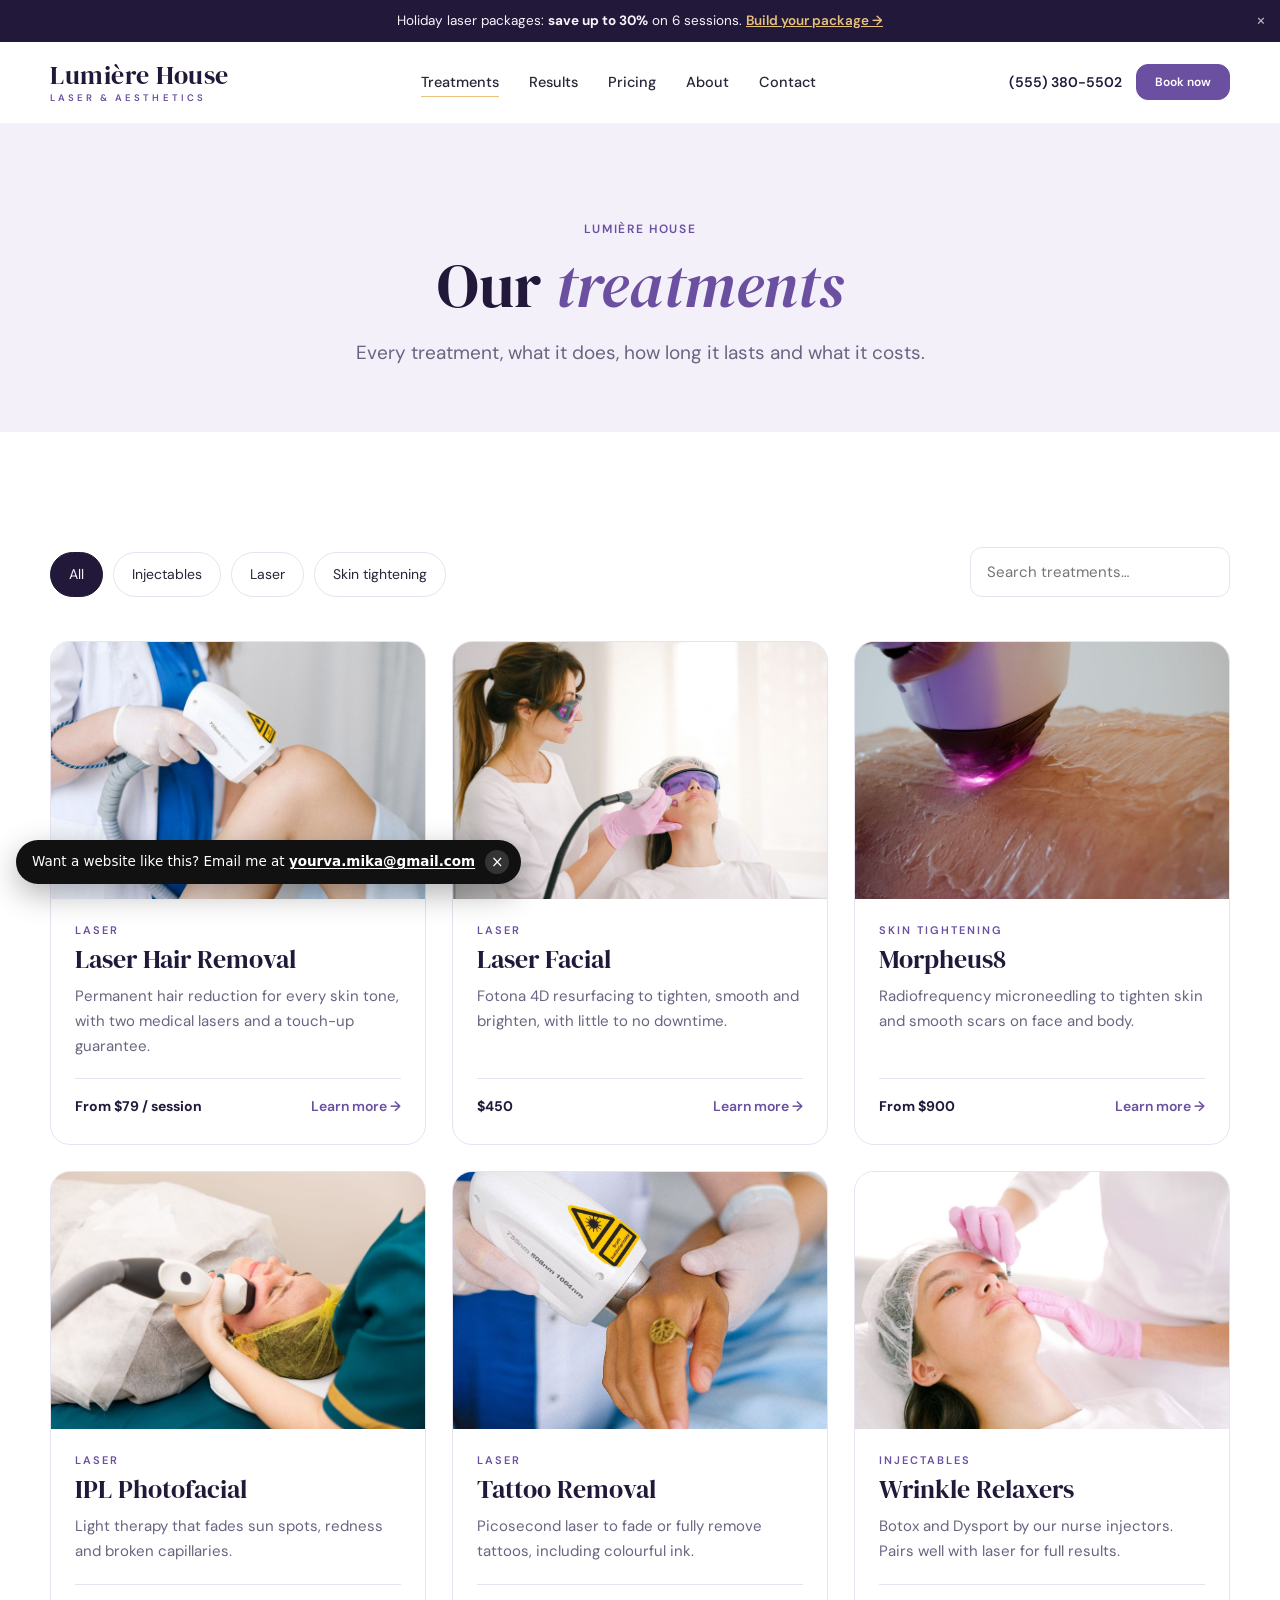
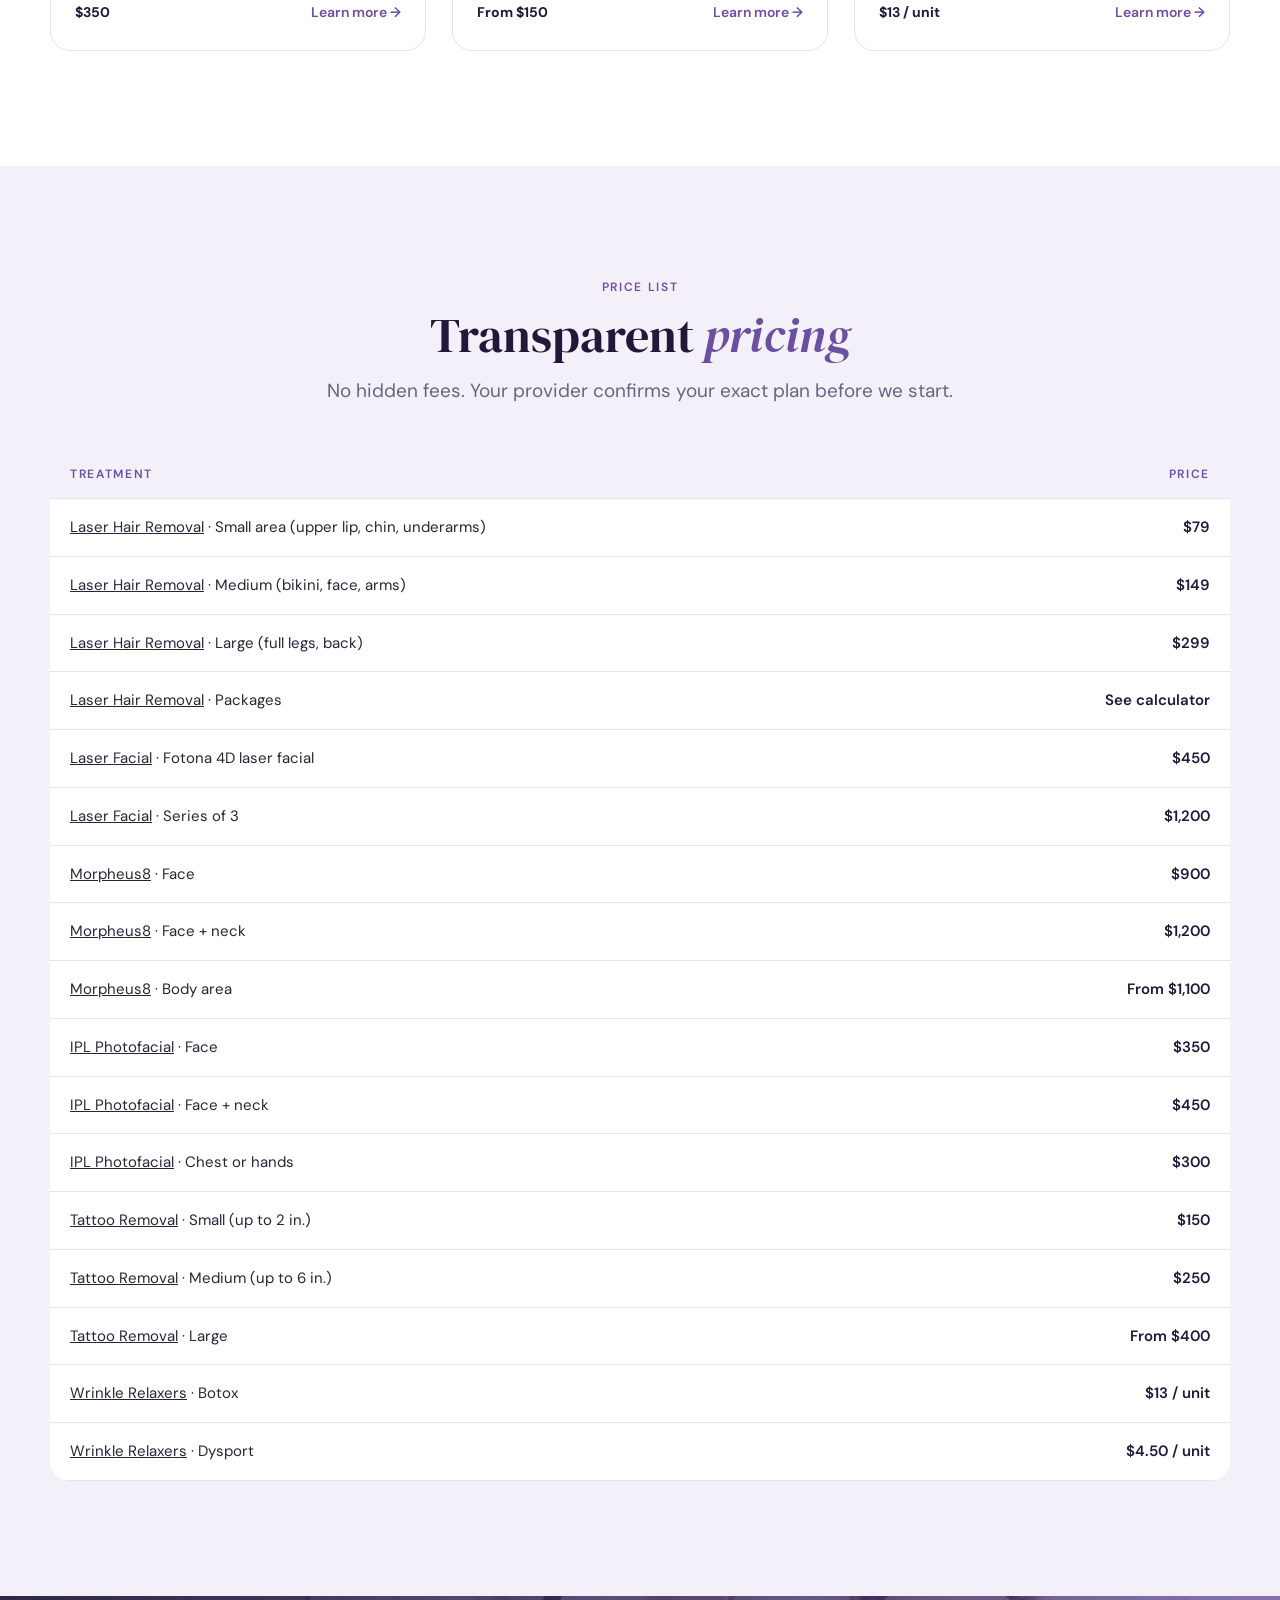
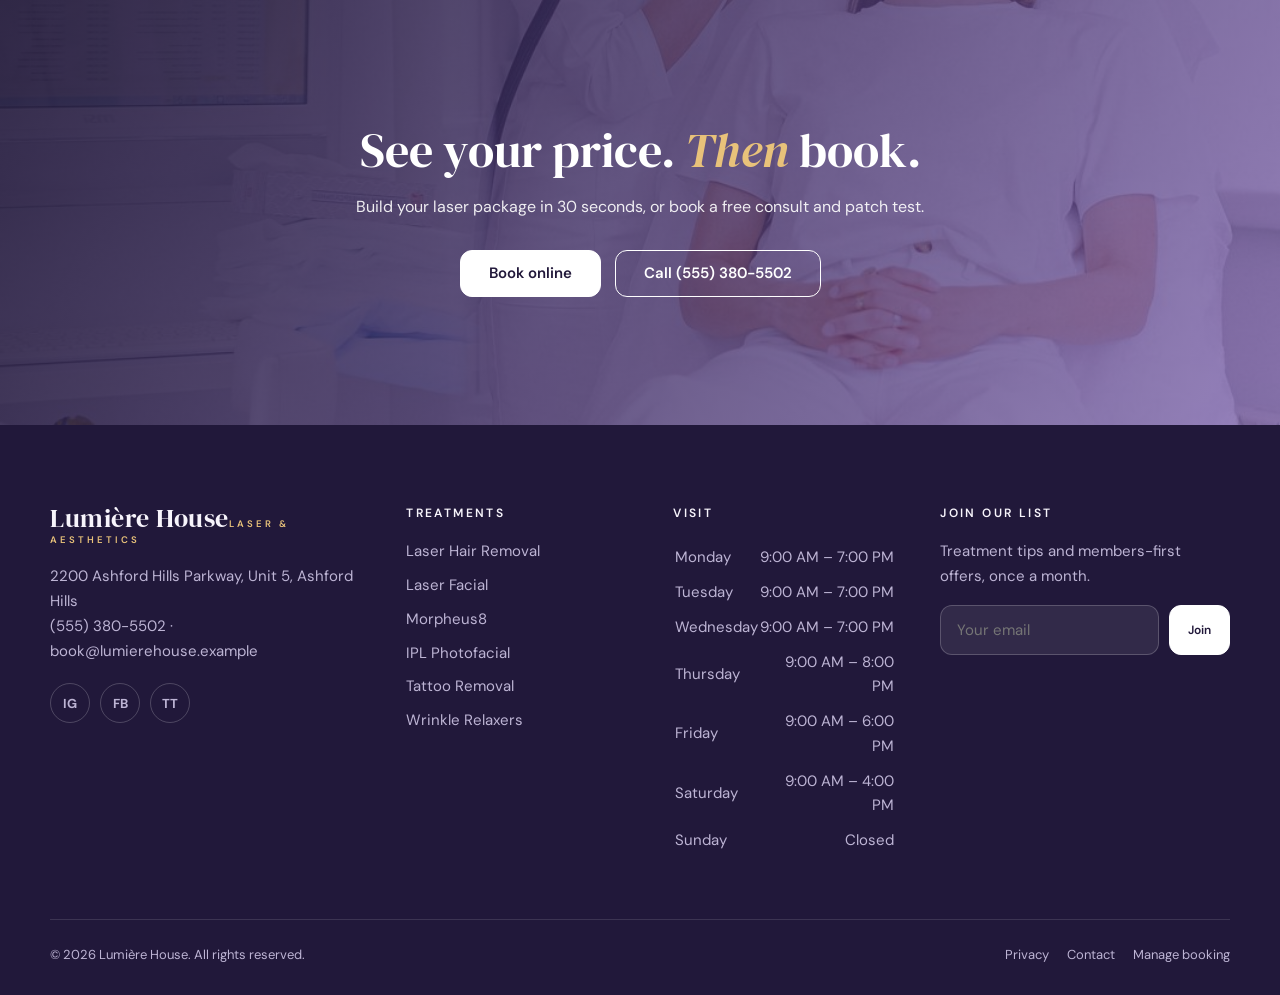
<file: treatments.html>
<!doctype html><html lang="en"><head><meta charset="utf-8"><meta name="viewport" content="width=device-width,initial-scale=1">
<title>Treatments &amp; Prices | Lumière House</title><meta name="robots" content="noindex, nofollow"><meta name="description" content="All treatments and prices at Lumière House in Ashford Hills.">
<meta property="og:title" content="Treatments &amp; Prices | Lumière House"><meta property="og:description" content="All treatments and prices at Lumière House in Ashford Hills."><meta property="og:image" content="img/3985356.jpg">
<link rel="icon" href="data:image/svg+xml,<svg xmlns='http://www.w3.org/2000/svg' viewBox='0 0 64 64'><circle cx='32' cy='32' r='32' fill='%2321183A'/><text x='32' y='43' font-size='30' text-anchor='middle' fill='white' font-family='Georgia'>L</text></svg>">
<link rel="preconnect" href="https://fonts.googleapis.com"><link rel="preconnect" href="https://fonts.gstatic.com" crossorigin>
<link href="https://fonts.googleapis.com/css2?family=DM+Serif+Display:ital@0;1&family=DM+Sans:wght@400;500;600;700&display=swap" rel="stylesheet">
<link rel="stylesheet" href="css/style.css">
<script type="application/ld+json">{"@context": "https://schema.org", "@type": "MedicalBusiness", "name": "Lumi\u00e8re House", "telephone": "(555) 380-5502", "email": "book@lumierehouse.example", "address": "2200 Ashford Hills Parkway, Unit 5, Ashford Hills", "url": "index.html"}</script>
</head><body>
<div class="announce">Holiday laser packages: <b>save up to 30%</b> on 6 sessions. <a href="pricing.html">Build your package →</a><button aria-label="Close announcement">×</button></div>
<header class="site-header"><div class="wrap"><a class="logo" href="index.html"><b>Lumière House</b><small>Laser &amp; Aesthetics</small></a>
<nav class="nav" aria-label="Main"><a href="treatments.html">Treatments</a><a href="results.html">Results</a><a href="pricing.html">Pricing</a><a href="about.html">About</a><a href="contact.html">Contact</a></nav>
<div class="hdr-cta"><a class="tel" href="tel:5553805502">(555) 380-5502</a><a class="btn sm" href="book.html">Book now</a><button class="burger" aria-label="Menu"><i></i><i></i><i></i></button></div></div></header>
<nav class="mobile-nav" aria-label="Mobile"><a href="treatments.html">Treatments</a><a href="results.html">Results</a><a href="pricing.html">Pricing</a><a href="about.html">About</a><a href="contact.html">Contact</a><a href="book.html">Manage booking</a><a class="btn" href="book.html">Book now</a><p class="muted" style="margin-top:18px">(555) 380-5502<br>2200 Ashford Hills Parkway, Unit 5, Ashford Hills</p></nav>
<main><section class="page-hero"><div class="wrap"><span class=eyebrow>Lumière House</span><h1 style="font-size:clamp(38px,5vw,62px)">Our <em>treatments</em></h1><p class="lead">Every treatment, what it does, how long it lasts and what it costs.</p></div></section>
<section class="section"><div class="wrap"><div class="head"><div class="filters" data-target="#t-grid" style="margin:0"><button class="on" data-f="all">All</button><button data-f="injectables">Injectables</button><button data-f="laser">Laser</button><button data-f="skin-tightening">Skin tightening</button></div>
<div class="field" style="min-width:260px"><label for="t-search" class="sr">Search treatments</label><input id="t-search" type="search" placeholder="Search treatments…"></div></div>
<div class="tgrid" id="t-grid"><a class="tcard reveal" href="treatments/laser-hair-removal.html" data-cat="laser"><div class="im"><img src="img/5069508.jpg" alt="Laser Hair Removal" loading="lazy"></div>
<div class="bd"><span class="cat">Laser</span><h3>Laser Hair Removal</h3><p>Permanent hair reduction for every skin tone, with two medical lasers and a touch-up guarantee.</p><div class="meta"><b>From $79 / session</b><span>Learn more →</span></div></div></a><a class="tcard reveal" href="treatments/laser-facial.html" data-cat="laser"><div class="im"><img src="img/4586726.jpg" alt="Laser Facial" loading="lazy"></div>
<div class="bd"><span class="cat">Laser</span><h3>Laser Facial</h3><p>Fotona 4D resurfacing to tighten, smooth and brighten, with little to no downtime.</p><div class="meta"><b>$450</b><span>Learn more →</span></div></div></a><a class="tcard reveal" href="treatments/morpheus8.html" data-cat="skin-tightening"><div class="im"><img src="img/16100096.jpg" alt="Morpheus8" loading="lazy"></div>
<div class="bd"><span class="cat">Skin tightening</span><h3>Morpheus8</h3><p>Radiofrequency microneedling to tighten skin and smooth scars on face and body.</p><div class="meta"><b>From $900</b><span>Learn more →</span></div></div></a><a class="tcard reveal" href="treatments/ipl-photofacial.html" data-cat="laser"><div class="im"><img src="img/7789649.jpg" alt="IPL Photofacial" loading="lazy"></div>
<div class="bd"><span class="cat">Laser</span><h3>IPL Photofacial</h3><p>Light therapy that fades sun spots, redness and broken capillaries.</p><div class="meta"><b>$350</b><span>Learn more →</span></div></div></a><a class="tcard reveal" href="treatments/tattoo-removal.html" data-cat="laser"><div class="im"><img src="img/5069507.jpg" alt="Tattoo Removal" loading="lazy"></div>
<div class="bd"><span class="cat">Laser</span><h3>Tattoo Removal</h3><p>Picosecond laser to fade or fully remove tattoos, including colourful ink.</p><div class="meta"><b>From $150</b><span>Learn more →</span></div></div></a><a class="tcard reveal" href="treatments/wrinkle-relaxers.html" data-cat="injectables"><div class="im"><img src="img/4586708.jpg" alt="Wrinkle Relaxers" loading="lazy"></div>
<div class="bd"><span class="cat">Injectables</span><h3>Wrinkle Relaxers</h3><p>Botox and Dysport by our nurse injectors. Pairs well with laser for full results.</p><div class="meta"><b>$13 / unit</b><span>Learn more →</span></div></div></a></div></div></section>
<section class="section alt"><div class="wrap"><div class="head center" style="display:block"><span class="eyebrow">Price list</span><h2>Transparent <em>pricing</em></h2><p class="lead">No hidden fees. Your provider confirms your exact plan before we start.</p></div>
<table class="ptable"><thead><tr><th>Treatment</th><th style="text-align:right">Price</th></tr></thead><tbody><tr><td><a href="treatments/laser-hair-removal.html">Laser Hair Removal</a> · Small area (upper lip, chin, underarms)</td><td>$79</td></tr><tr><td><a href="treatments/laser-hair-removal.html">Laser Hair Removal</a> · Medium (bikini, face, arms)</td><td>$149</td></tr><tr><td><a href="treatments/laser-hair-removal.html">Laser Hair Removal</a> · Large (full legs, back)</td><td>$299</td></tr><tr><td><a href="treatments/laser-hair-removal.html">Laser Hair Removal</a> · Packages</td><td>See calculator</td></tr><tr><td><a href="treatments/laser-facial.html">Laser Facial</a> · Fotona 4D laser facial</td><td>$450</td></tr><tr><td><a href="treatments/laser-facial.html">Laser Facial</a> · Series of 3</td><td>$1,200</td></tr><tr><td><a href="treatments/morpheus8.html">Morpheus8</a> · Face</td><td>$900</td></tr><tr><td><a href="treatments/morpheus8.html">Morpheus8</a> · Face + neck</td><td>$1,200</td></tr><tr><td><a href="treatments/morpheus8.html">Morpheus8</a> · Body area</td><td>From $1,100</td></tr><tr><td><a href="treatments/ipl-photofacial.html">IPL Photofacial</a> · Face</td><td>$350</td></tr><tr><td><a href="treatments/ipl-photofacial.html">IPL Photofacial</a> · Face + neck</td><td>$450</td></tr><tr><td><a href="treatments/ipl-photofacial.html">IPL Photofacial</a> · Chest or hands</td><td>$300</td></tr><tr><td><a href="treatments/tattoo-removal.html">Tattoo Removal</a> · Small (up to 2 in.)</td><td>$150</td></tr><tr><td><a href="treatments/tattoo-removal.html">Tattoo Removal</a> · Medium (up to 6 in.)</td><td>$250</td></tr><tr><td><a href="treatments/tattoo-removal.html">Tattoo Removal</a> · Large</td><td>From $400</td></tr><tr><td><a href="treatments/wrinkle-relaxers.html">Wrinkle Relaxers</a> · Botox</td><td>$13 / unit</td></tr><tr><td><a href="treatments/wrinkle-relaxers.html">Wrinkle Relaxers</a> · Dysport</td><td>$4.50 / unit</td></tr></tbody></table></div></section><section class="cta"><img src="img/4586727.jpg" alt="" loading="lazy"><div class="wrap"><h2>See your price. <em>Then</em> book.</h2><p>Build your laser package in 30 seconds, or book a free consult and patch test.</p>
<div class="btns"><a class="btn light" href="book.html">Book online</a><a class="btn ghost" href="tel:5553805502">Call (555) 380-5502</a></div></div></section></main>
<footer class="site-footer"><div class="wrap"><div class="cols">
<div><a class="logo" href="index.html"><b>Lumière House</b><small>Laser &amp; Aesthetics</small></a><p style="margin-top:18px">2200 Ashford Hills Parkway, Unit 5, Ashford Hills<br><a href="tel:5553805502" style="display:inline">(555) 380-5502</a> · <a href="mailto:book@lumierehouse.example" style="display:inline">book@lumierehouse.example</a></p>
<div class="social"><a href="#" aria-label="Instagram">IG</a><a href="#" aria-label="Facebook">FB</a><a href="#" aria-label="TikTok">TT</a></div></div>
<div><h4>Treatments</h4><a href="treatments/laser-hair-removal.html">Laser Hair Removal</a><a href="treatments/laser-facial.html">Laser Facial</a><a href="treatments/morpheus8.html">Morpheus8</a><a href="treatments/ipl-photofacial.html">IPL Photofacial</a><a href="treatments/tattoo-removal.html">Tattoo Removal</a><a href="treatments/wrinkle-relaxers.html">Wrinkle Relaxers</a></div>
<div><h4>Visit</h4><table class="hours"><tr><td>Monday</td><td>9:00 AM – 7:00 PM</td></tr><tr><td>Tuesday</td><td>9:00 AM – 7:00 PM</td></tr><tr><td>Wednesday</td><td>9:00 AM – 7:00 PM</td></tr><tr><td>Thursday</td><td>9:00 AM – 8:00 PM</td></tr><tr><td>Friday</td><td>9:00 AM – 6:00 PM</td></tr><tr><td>Saturday</td><td>9:00 AM – 4:00 PM</td></tr><tr><td>Sunday</td><td>Closed</td></tr></table></div>
<div><h4>Join our list</h4><p>Treatment tips and members-first offers, once a month.</p>
<form class="newsletter" data-form="newsletter" data-thanks="You’re on the list. Welcome!" novalidate><div class="field"><input type="email" name="email" placeholder="Your email" required aria-label="Email"></div><button class="btn sm light">Join</button></form></div>
</div><div class="base"><span>© 2026 Lumière House. All rights reserved.</span><span><a href="privacy.html">Privacy</a><a href="contact.html">Contact</a><a href="book.html">Manage booking</a></span></div></div></footer>
<a class="btn mobile-book" href="book.html">Book now</a>
<div id="offer-pop" role="dialog" aria-modal="true" aria-label="New client offer"><div class="pop-bg"></div><div class="pop"><img src="img/5069499.jpg" alt="" loading=lazy><div class="in"><button class="pop-close" aria-label="Close">×</button>
<div class="pop-form"><span class="eyebrow">New client offer</span><h3>Free patch test + 20% off</h3><p class="offer">20% off your first laser hair-removal package.</p>
<form class="form" novalidate><div class="field"><label for="f-name">First name *</label><input type="text" name="name" id="f-name" autocomplete="given-name" placeholder="" required><span class="msg">This field is required.</span></div><div class="field"><label for="f-email">Email *</label><input type="email" name="email" id="f-email" autocomplete="email" placeholder="" required><span class="msg">Please enter a valid email.</span></div><div class="field"><label for="f-phone">Phone *</label><input type="tel" name="phone" id="f-phone" autocomplete="on" placeholder="" required><span class="msg">Please enter a 10-digit phone number.</span></div><button class="btn">Claim my offer</button></form>
<small>By signing up you agree to receive texts and emails. Reply STOP anytime.</small></div>
<div class="pop-done form-done" hidden><div class="ok">✓</div><h3>You’re in!</h3><p class="muted">Your offer is saved. We’ll text you within the hour to help you book.</p><a class="btn" href="book.html" style="margin-top:20px">Book now</a></div></div></div></div>

<script src="js/site-data.js"></script><script src="js/core.js" defer></script>
</body></html>
</file>
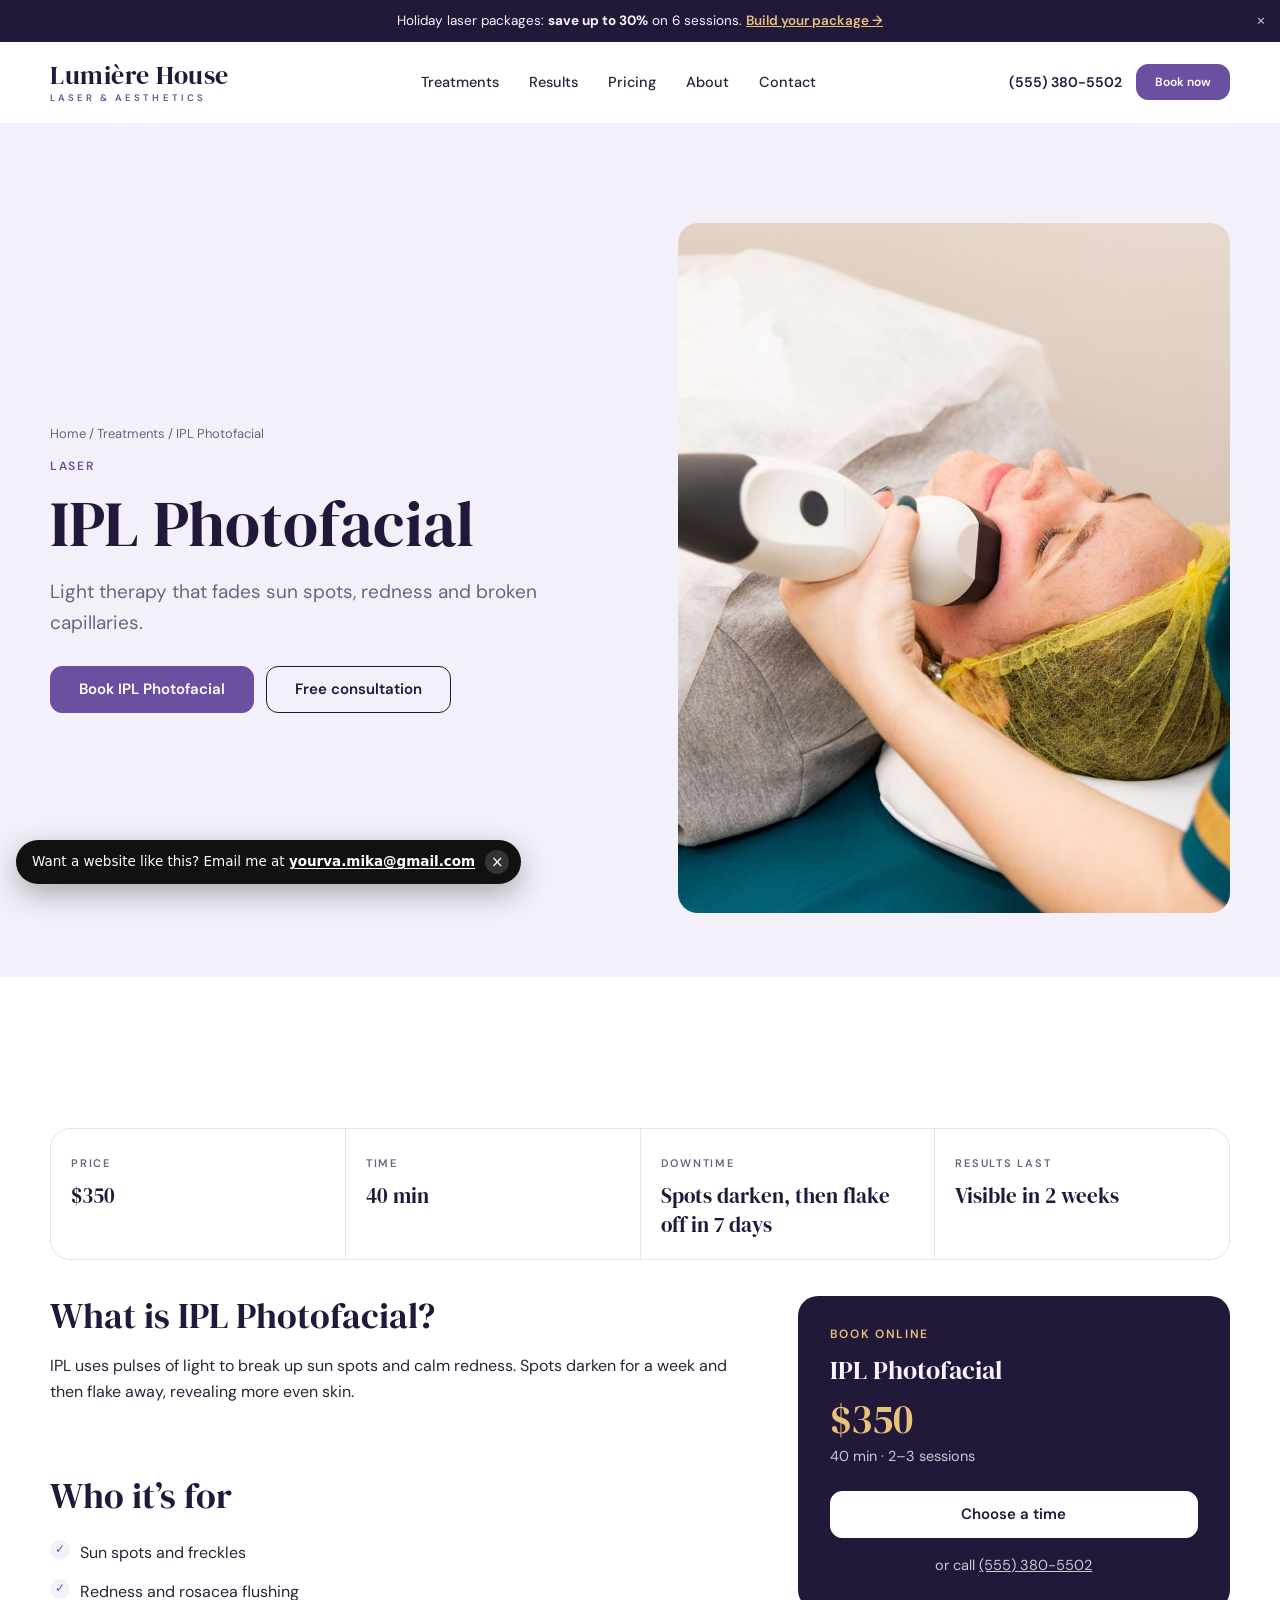
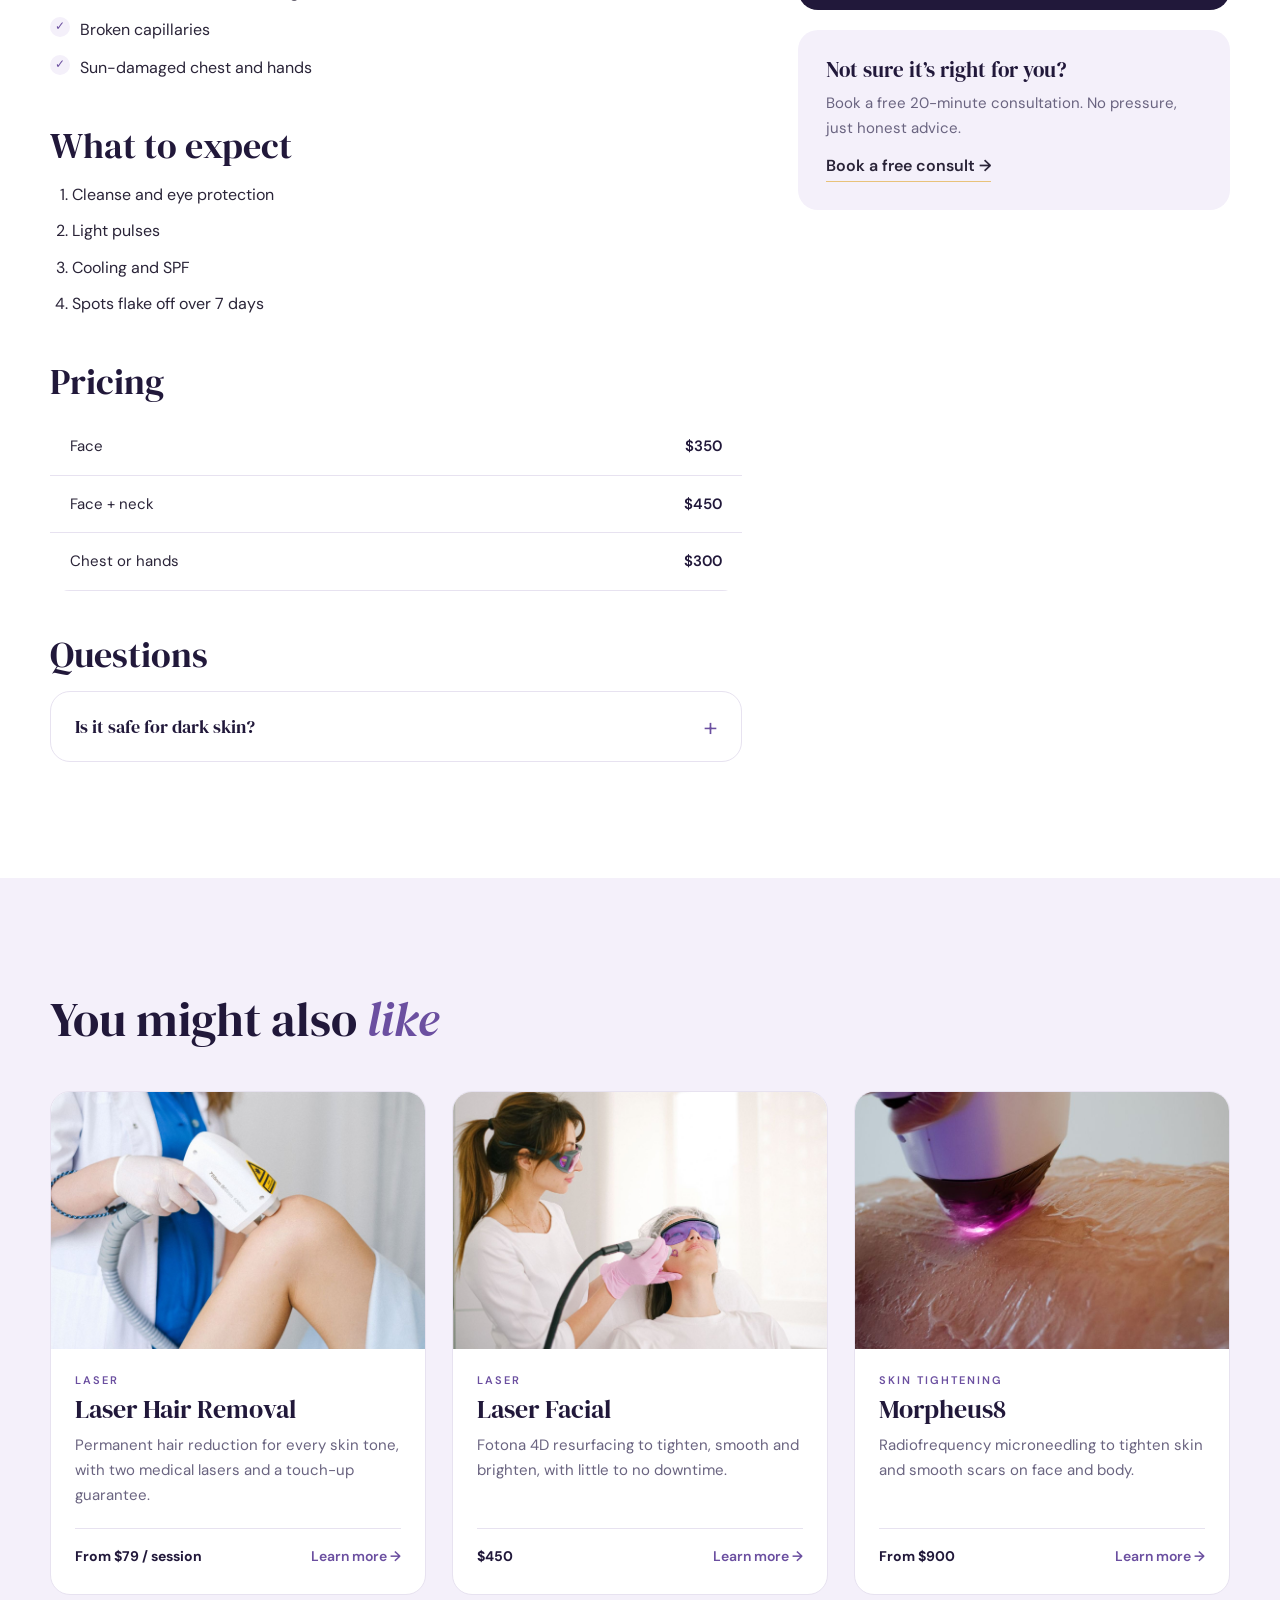
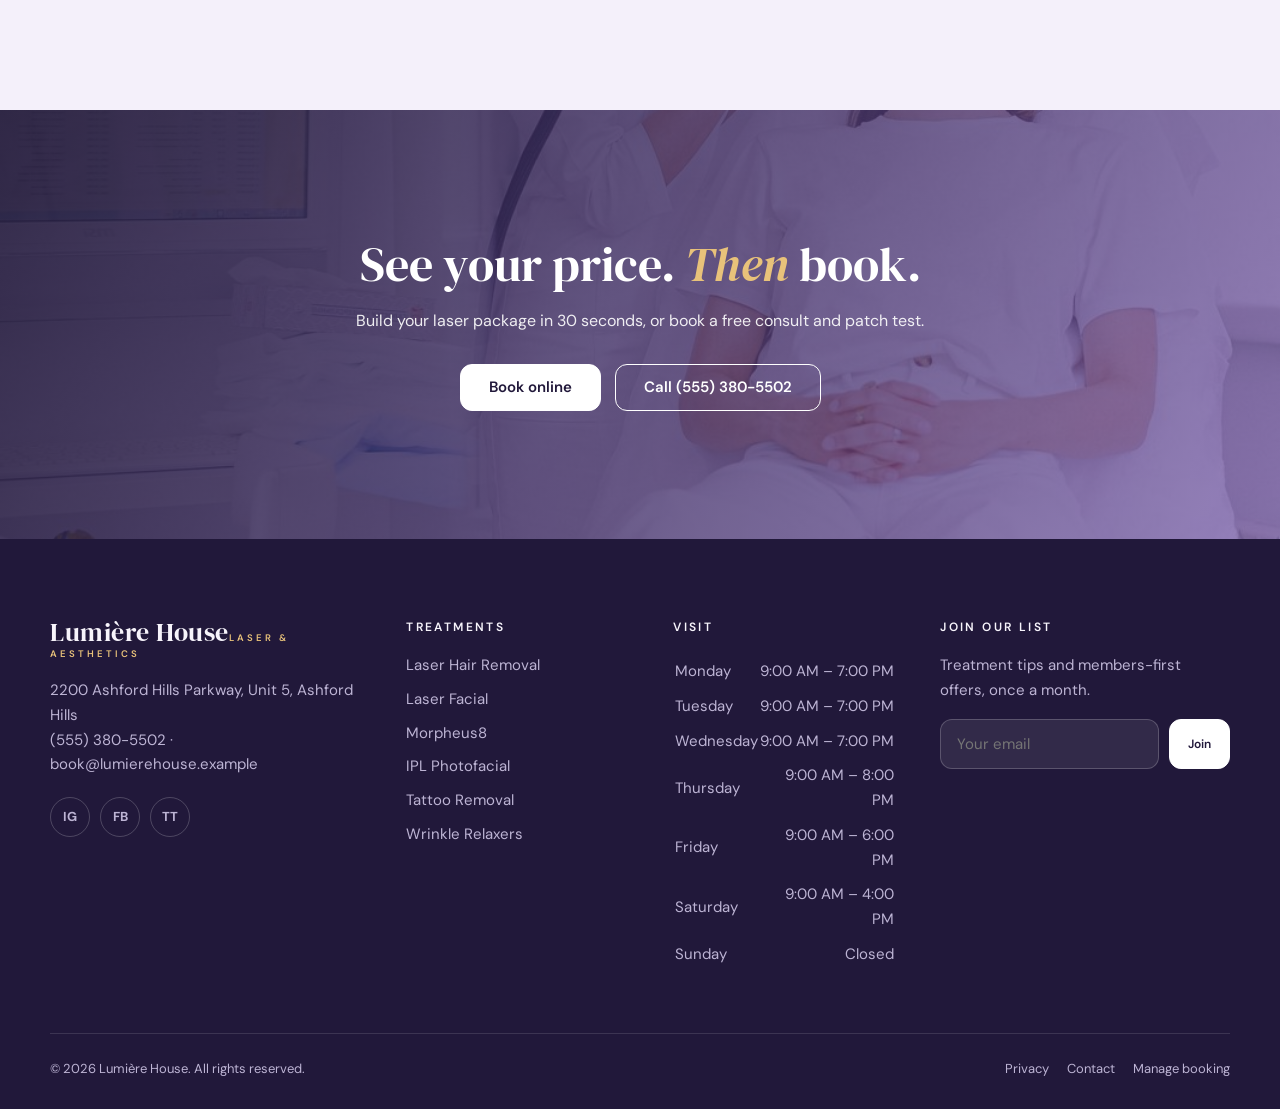
<file: treatments/ipl-photofacial.html>
<!doctype html><html lang="en"><head><meta charset="utf-8"><meta name="viewport" content="width=device-width,initial-scale=1">
<title>IPL Photofacial in Ashford Hills | Lumière House</title><meta name="robots" content="noindex, nofollow"><meta name="description" content="IPL Photofacial at Lumière House: Light therapy that fades sun spots, redness and broken capillaries. $350.">
<meta property="og:title" content="IPL Photofacial in Ashford Hills | Lumière House"><meta property="og:description" content="IPL Photofacial at Lumière House: Light therapy that fades sun spots, redness and broken capillaries. $350."><meta property="og:image" content="../img/3985356.jpg">
<link rel="icon" href="data:image/svg+xml,<svg xmlns='http://www.w3.org/2000/svg' viewBox='0 0 64 64'><circle cx='32' cy='32' r='32' fill='%2321183A'/><text x='32' y='43' font-size='30' text-anchor='middle' fill='white' font-family='Georgia'>L</text></svg>">
<link rel="preconnect" href="https://fonts.googleapis.com"><link rel="preconnect" href="https://fonts.gstatic.com" crossorigin>
<link href="https://fonts.googleapis.com/css2?family=DM+Serif+Display:ital@0;1&family=DM+Sans:wght@400;500;600;700&display=swap" rel="stylesheet">
<link rel="stylesheet" href="../css/style.css">
<script type="application/ld+json">{"@context": "https://schema.org", "@type": "MedicalBusiness", "name": "Lumi\u00e8re House", "telephone": "(555) 380-5502", "email": "book@lumierehouse.example", "address": "2200 Ashford Hills Parkway, Unit 5, Ashford Hills", "url": "index.html"}</script>
</head><body>
<div class="announce">Holiday laser packages: <b>save up to 30%</b> on 6 sessions. <a href="../pricing.html">Build your package →</a><button aria-label="Close announcement">×</button></div>
<header class="site-header"><div class="wrap"><a class="logo" href="../index.html"><b>Lumière House</b><small>Laser &amp; Aesthetics</small></a>
<nav class="nav" aria-label="Main"><a href="../treatments.html">Treatments</a><a href="../results.html">Results</a><a href="../pricing.html">Pricing</a><a href="../about.html">About</a><a href="../contact.html">Contact</a></nav>
<div class="hdr-cta"><a class="tel" href="tel:5553805502">(555) 380-5502</a><a class="btn sm" href="../book.html">Book now</a><button class="burger" aria-label="Menu"><i></i><i></i><i></i></button></div></div></header>
<nav class="mobile-nav" aria-label="Mobile"><a href="../treatments.html">Treatments</a><a href="../results.html">Results</a><a href="../pricing.html">Pricing</a><a href="../about.html">About</a><a href="../contact.html">Contact</a><a href="../book.html">Manage booking</a><a class="btn" href="../book.html">Book now</a><p class="muted" style="margin-top:18px">(555) 380-5502<br>2200 Ashford Hills Parkway, Unit 5, Ashford Hills</p></nav>
<main><section class="page-hero" style="text-align:left"><div class="wrap split" style="align-items:center"><div><div class="crumbs"><a href="../index.html">Home</a> / <a href="../treatments.html">Treatments</a> / IPL Photofacial</div>
<span class="eyebrow">Laser</span><h1 style="font-size:clamp(40px,5vw,64px)">IPL Photofacial</h1><p class="lead" style="margin-top:16px">Light therapy that fades sun spots, redness and broken capillaries.</p>
<div style="display:flex;gap:12px;margin-top:28px;flex-wrap:wrap"><a class="btn" href="../book.html?t=ipl-photofacial">Book IPL Photofacial</a><a class="btn ghost" href="../book.html?t=consult">Free consultation</a></div></div>
<div class="ph"><img src="../img/7789649.jpg" alt="IPL Photofacial at Lumière House"></div></div></section>
<section class="section"><div class="wrap"><div class="facts"><div><span>Price</span><b>$350</b></div><div><span>Time</span><b>40 min</b></div><div><span>Downtime</span><b>Spots darken, then flake off in 7 days</b></div><div><span>Results last</span><b>Visible in 2 weeks</b></div></div><div class="tdetail"><div>
<h2>What is IPL Photofacial?</h2><p>IPL uses pulses of light to break up sun spots and calm redness. Spots darken for a week and then flake away, revealing more even skin.</p><br>
<h2>Who it’s for</h2><ul class="checks"><li>Sun spots and freckles</li><li>Redness and rosacea flushing</li><li>Broken capillaries</li><li>Sun-damaged chest and hands</li></ul>
<h2>What to expect</h2><ol><li>Cleanse and eye protection</li><li>Light pulses</li><li>Cooling and SPF</li><li>Spots flake off over 7 days</li></ol>
<h2>Pricing</h2><table class="ptable"><tbody><tr><td>Face</td><td>$350</td></tr><tr><td>Face + neck</td><td>$450</td></tr><tr><td>Chest or hands</td><td>$300</td></tr></tbody></table>
<h2>Questions</h2><div class="faq"><details><summary>Is it safe for dark skin?</summary><p>IPL is best for lighter skin types. For deeper tones we’ll suggest a laser or peel instead.</p></details></div></div>
<aside class="sticky"><div class="book-card"><span class="eyebrow">Book online</span><h3>IPL Photofacial</h3><div class="price">$350</div><p>40 min · 2–3 sessions</p>
<a class="btn light" href="../book.html?t=ipl-photofacial">Choose a time</a><p style="margin-top:16px;text-align:center">or call <a href="tel:5553805502">(555) 380-5502</a></p></div>
<div class="side-card" style="margin-top:20px"><h3 style="font-size:21px">Not sure it’s right for you?</h3><p class="muted" style="font-size:15px">Book a free 20-minute consultation. No pressure, just honest advice.</p><a class="link" href="../book.html?t=consult" style="display:inline-block;margin-top:12px">Book a free consult →</a></div></aside></div></div></section>
<section class="section alt"><div class="wrap"><div class="head"><h2>You might also <em>like</em></h2></div><div class="tgrid"><a class="tcard reveal" href="../treatments/laser-hair-removal.html" data-cat="laser"><div class="im"><img src="../img/5069508.jpg" alt="Laser Hair Removal" loading="lazy"></div>
<div class="bd"><span class="cat">Laser</span><h3>Laser Hair Removal</h3><p>Permanent hair reduction for every skin tone, with two medical lasers and a touch-up guarantee.</p><div class="meta"><b>From $79 / session</b><span>Learn more →</span></div></div></a><a class="tcard reveal" href="../treatments/laser-facial.html" data-cat="laser"><div class="im"><img src="../img/4586726.jpg" alt="Laser Facial" loading="lazy"></div>
<div class="bd"><span class="cat">Laser</span><h3>Laser Facial</h3><p>Fotona 4D resurfacing to tighten, smooth and brighten, with little to no downtime.</p><div class="meta"><b>$450</b><span>Learn more →</span></div></div></a><a class="tcard reveal" href="../treatments/morpheus8.html" data-cat="skin-tightening"><div class="im"><img src="../img/16100096.jpg" alt="Morpheus8" loading="lazy"></div>
<div class="bd"><span class="cat">Skin tightening</span><h3>Morpheus8</h3><p>Radiofrequency microneedling to tighten skin and smooth scars on face and body.</p><div class="meta"><b>From $900</b><span>Learn more →</span></div></div></a></div></div></section><section class="cta"><img src="../img/4586727.jpg" alt="" loading="lazy"><div class="wrap"><h2>See your price. <em>Then</em> book.</h2><p>Build your laser package in 30 seconds, or book a free consult and patch test.</p>
<div class="btns"><a class="btn light" href="../book.html">Book online</a><a class="btn ghost" href="tel:5553805502">Call (555) 380-5502</a></div></div></section></main>
<footer class="site-footer"><div class="wrap"><div class="cols">
<div><a class="logo" href="../index.html"><b>Lumière House</b><small>Laser &amp; Aesthetics</small></a><p style="margin-top:18px">2200 Ashford Hills Parkway, Unit 5, Ashford Hills<br><a href="tel:5553805502" style="display:inline">(555) 380-5502</a> · <a href="mailto:book@lumierehouse.example" style="display:inline">book@lumierehouse.example</a></p>
<div class="social"><a href="#" aria-label="Instagram">IG</a><a href="#" aria-label="Facebook">FB</a><a href="#" aria-label="TikTok">TT</a></div></div>
<div><h4>Treatments</h4><a href="../treatments/laser-hair-removal.html">Laser Hair Removal</a><a href="../treatments/laser-facial.html">Laser Facial</a><a href="../treatments/morpheus8.html">Morpheus8</a><a href="../treatments/ipl-photofacial.html">IPL Photofacial</a><a href="../treatments/tattoo-removal.html">Tattoo Removal</a><a href="../treatments/wrinkle-relaxers.html">Wrinkle Relaxers</a></div>
<div><h4>Visit</h4><table class="hours"><tr><td>Monday</td><td>9:00 AM – 7:00 PM</td></tr><tr><td>Tuesday</td><td>9:00 AM – 7:00 PM</td></tr><tr><td>Wednesday</td><td>9:00 AM – 7:00 PM</td></tr><tr><td>Thursday</td><td>9:00 AM – 8:00 PM</td></tr><tr><td>Friday</td><td>9:00 AM – 6:00 PM</td></tr><tr><td>Saturday</td><td>9:00 AM – 4:00 PM</td></tr><tr><td>Sunday</td><td>Closed</td></tr></table></div>
<div><h4>Join our list</h4><p>Treatment tips and members-first offers, once a month.</p>
<form class="newsletter" data-form="newsletter" data-thanks="You’re on the list. Welcome!" novalidate><div class="field"><input type="email" name="email" placeholder="Your email" required aria-label="Email"></div><button class="btn sm light">Join</button></form></div>
</div><div class="base"><span>© 2026 Lumière House. All rights reserved.</span><span><a href="../privacy.html">Privacy</a><a href="../contact.html">Contact</a><a href="../book.html">Manage booking</a></span></div></div></footer>
<a class="btn mobile-book" href="../book.html">Book now</a>
<div id="offer-pop" role="dialog" aria-modal="true" aria-label="New client offer"><div class="pop-bg"></div><div class="pop"><img src="../img/5069499.jpg" alt="" loading=lazy><div class="in"><button class="pop-close" aria-label="Close">×</button>
<div class="pop-form"><span class="eyebrow">New client offer</span><h3>Free patch test + 20% off</h3><p class="offer">20% off your first laser hair-removal package.</p>
<form class="form" novalidate><div class="field"><label for="f-name">First name *</label><input type="text" name="name" id="f-name" autocomplete="given-name" placeholder="" required><span class="msg">This field is required.</span></div><div class="field"><label for="f-email">Email *</label><input type="email" name="email" id="f-email" autocomplete="email" placeholder="" required><span class="msg">Please enter a valid email.</span></div><div class="field"><label for="f-phone">Phone *</label><input type="tel" name="phone" id="f-phone" autocomplete="on" placeholder="" required><span class="msg">Please enter a 10-digit phone number.</span></div><button class="btn">Claim my offer</button></form>
<small>By signing up you agree to receive texts and emails. Reply STOP anytime.</small></div>
<div class="pop-done form-done" hidden><div class="ok">✓</div><h3>You’re in!</h3><p class="muted">Your offer is saved. We’ll text you within the hour to help you book.</p><a class="btn" href="../book.html" style="margin-top:20px">Book now</a></div></div></div></div>

<script src="../js/site-data.js"></script><script src="../js/core.js" defer></script>
</body></html>
</file>
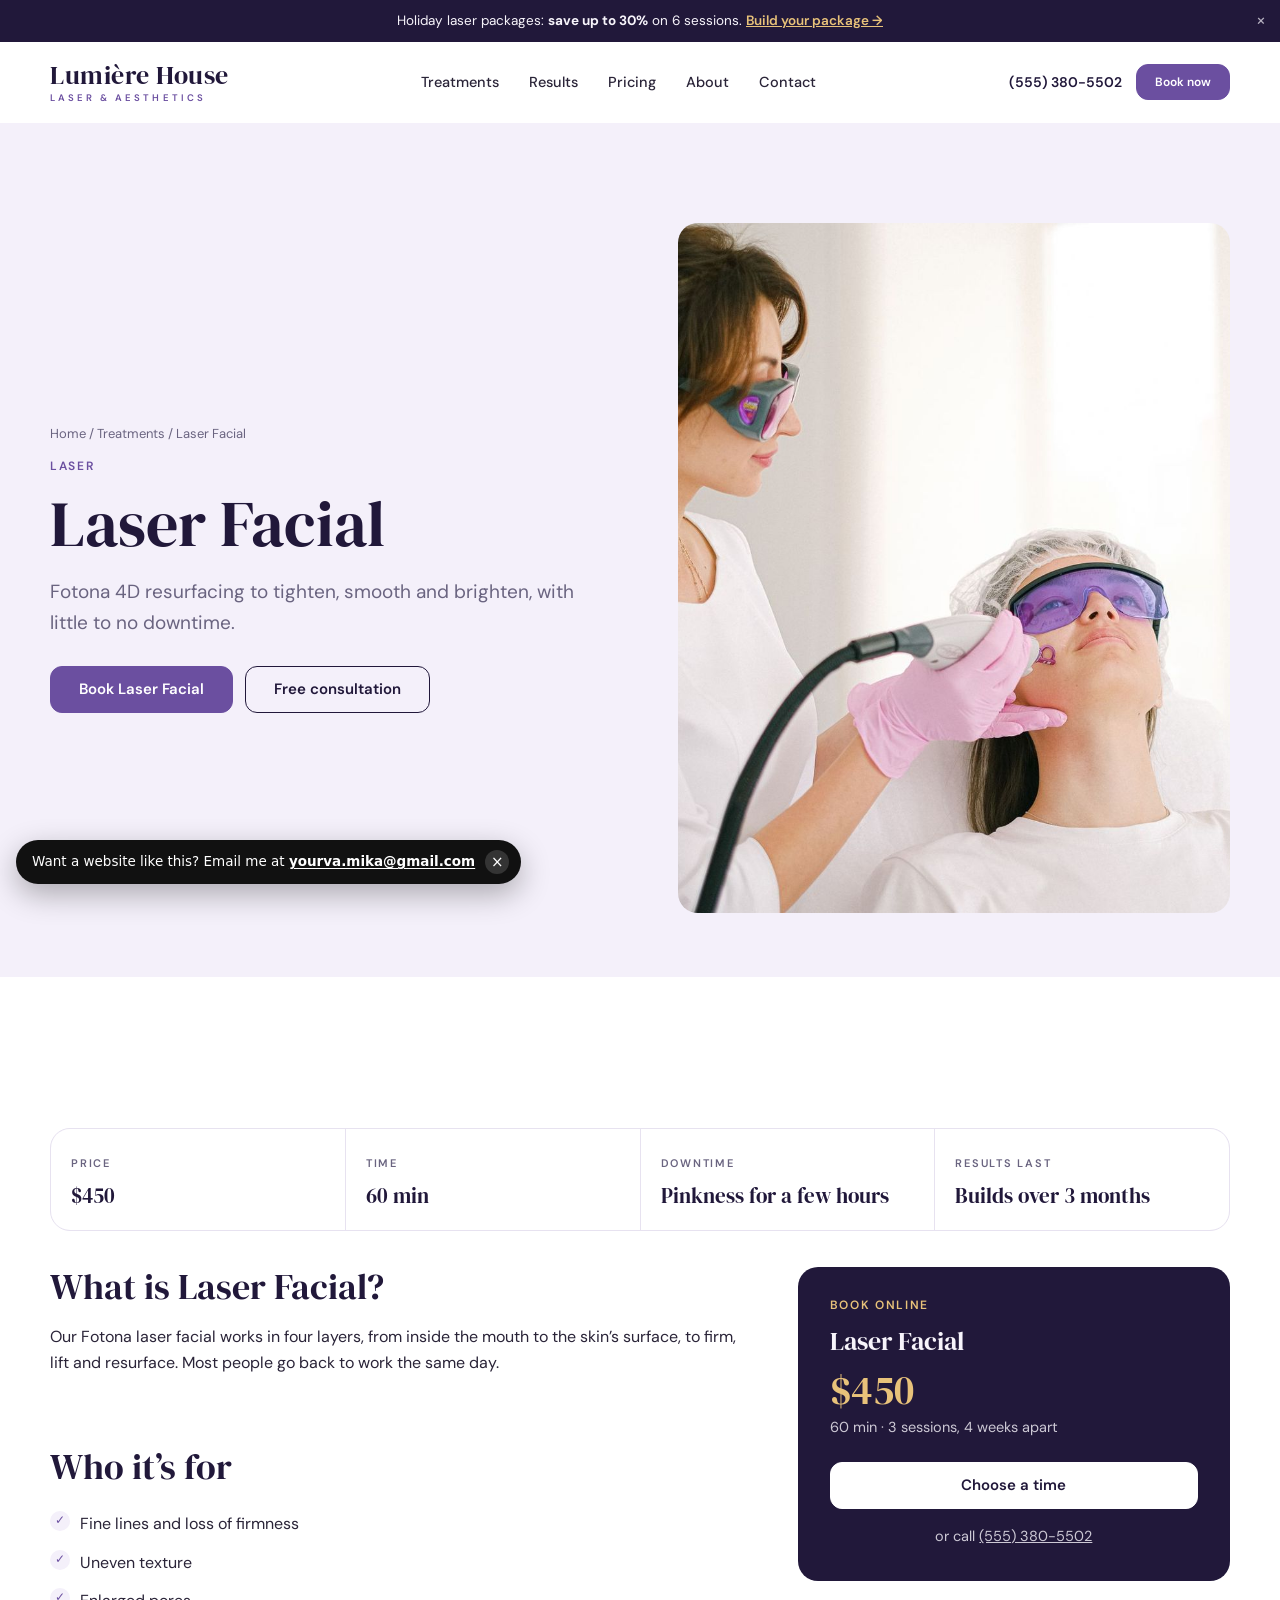
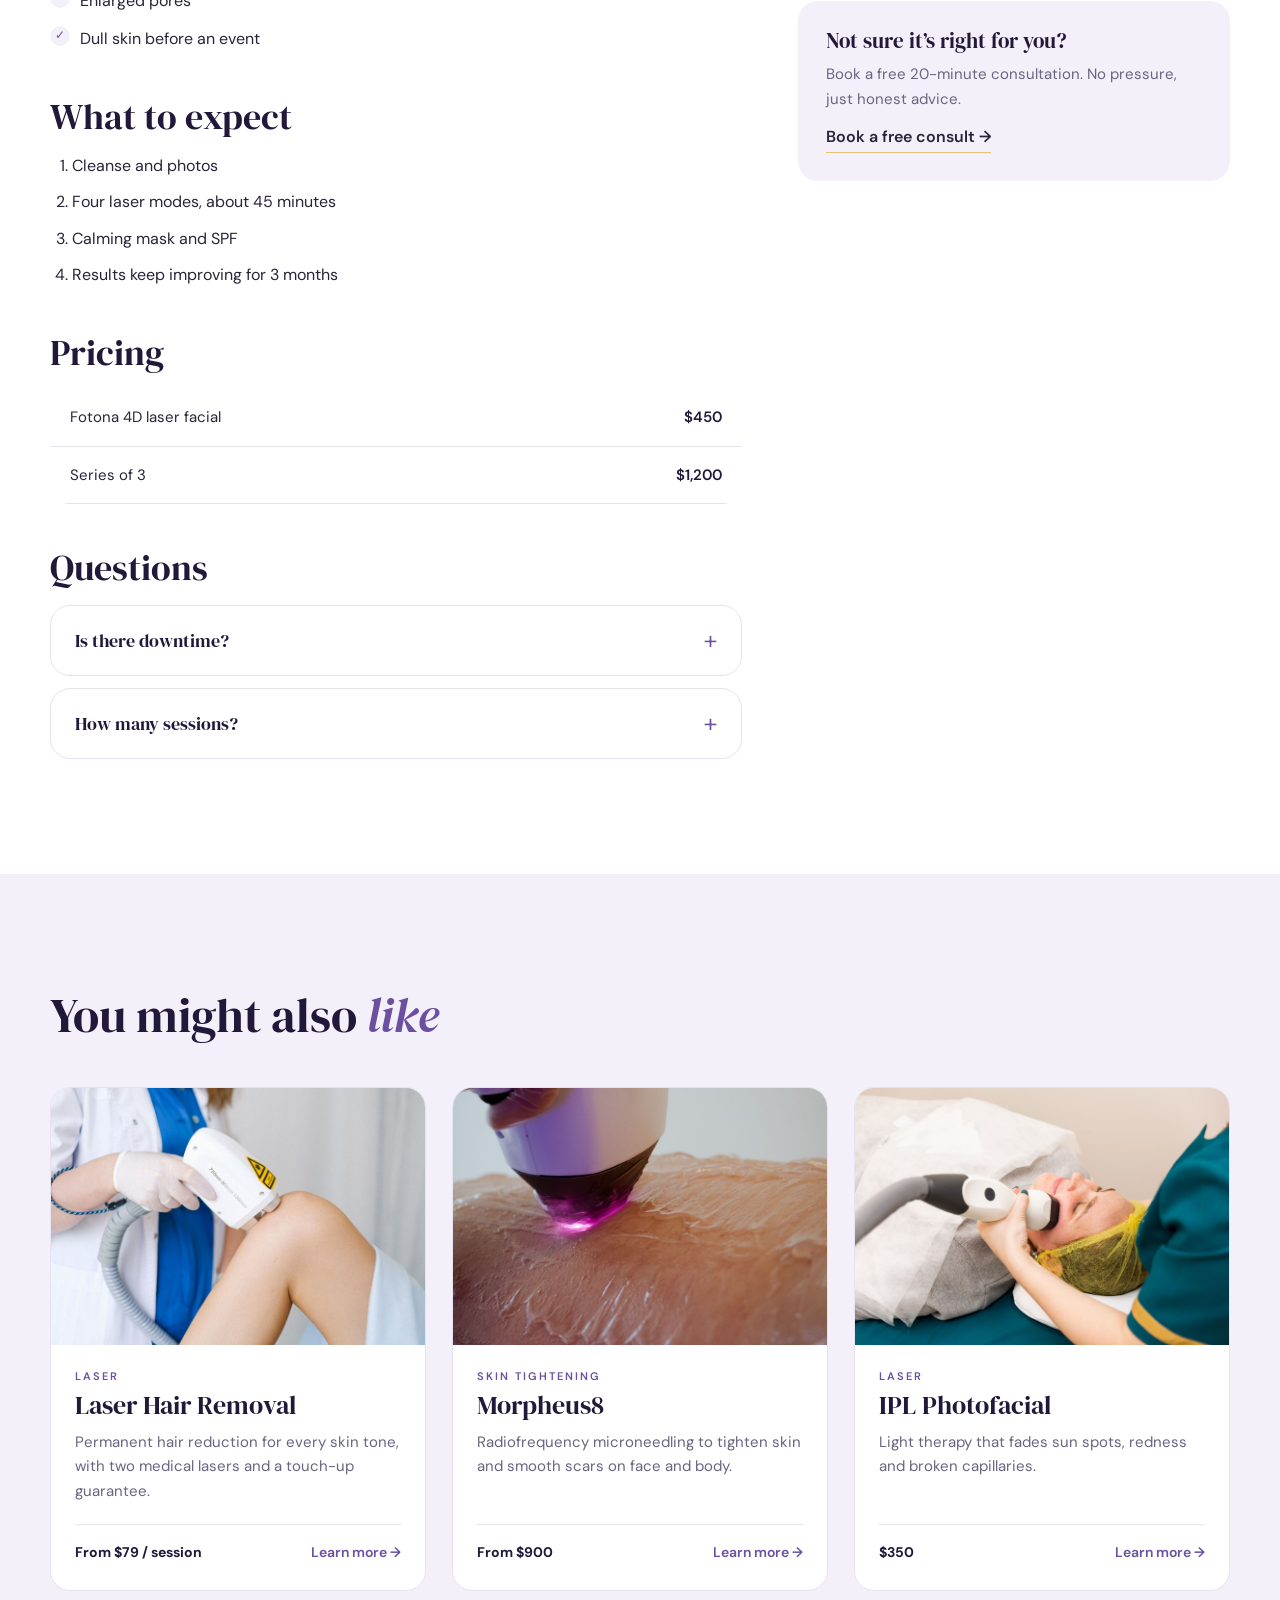
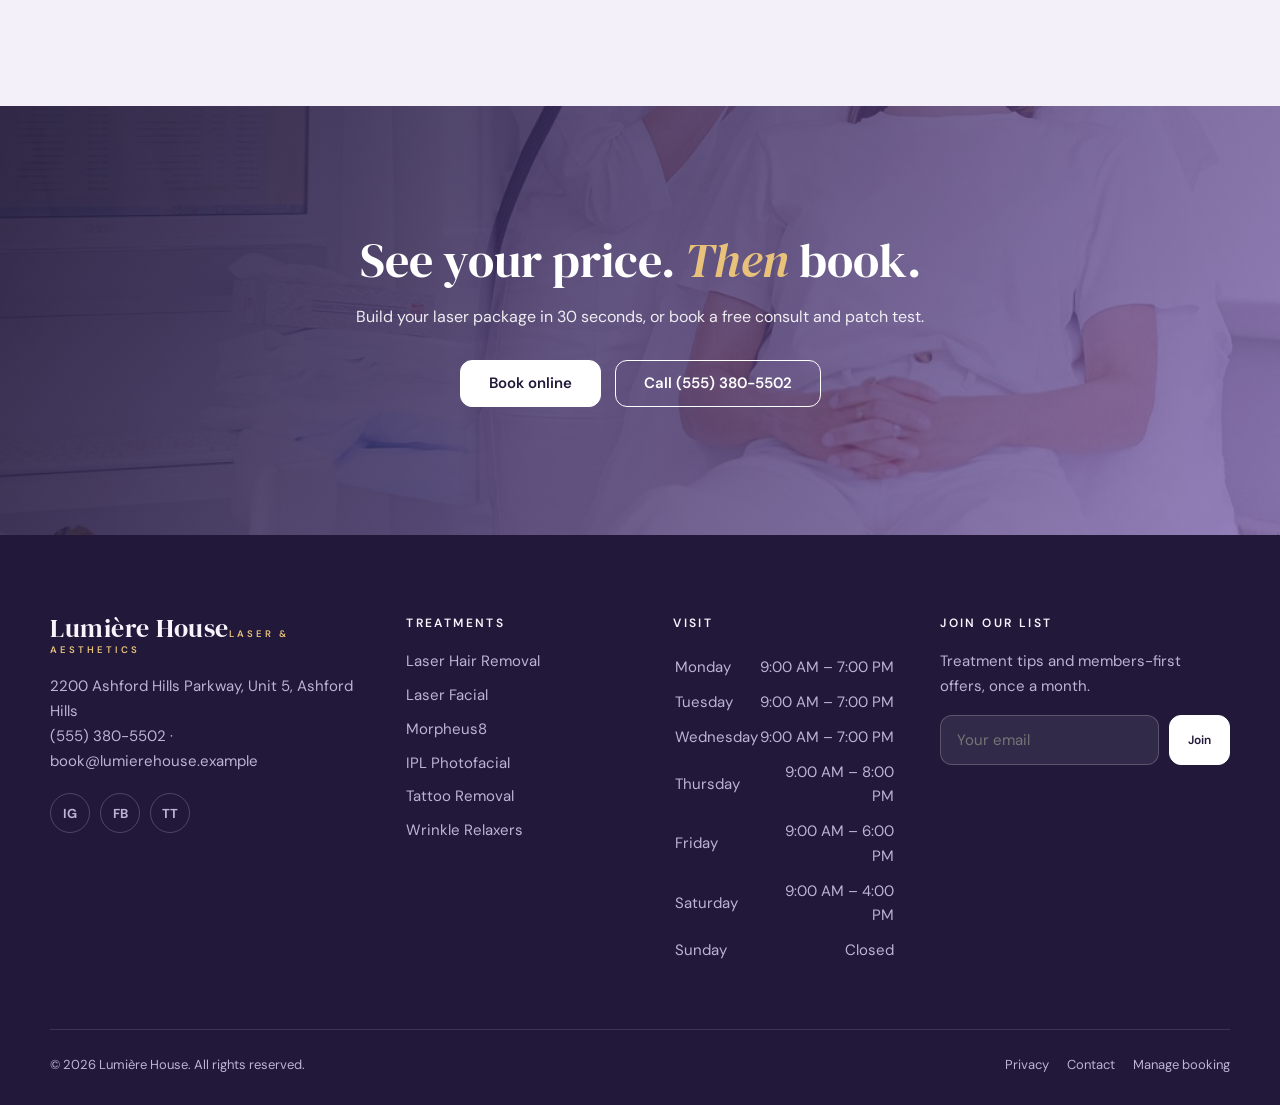
<file: treatments/laser-facial.html>
<!doctype html><html lang="en"><head><meta charset="utf-8"><meta name="viewport" content="width=device-width,initial-scale=1">
<title>Laser Facial in Ashford Hills | Lumière House</title><meta name="robots" content="noindex, nofollow"><meta name="description" content="Laser Facial at Lumière House: Fotona 4D resurfacing to tighten, smooth and brighten, with little to no downtime. $450.">
<meta property="og:title" content="Laser Facial in Ashford Hills | Lumière House"><meta property="og:description" content="Laser Facial at Lumière House: Fotona 4D resurfacing to tighten, smooth and brighten, with little to no downtime. $450."><meta property="og:image" content="../img/3985356.jpg">
<link rel="icon" href="data:image/svg+xml,<svg xmlns='http://www.w3.org/2000/svg' viewBox='0 0 64 64'><circle cx='32' cy='32' r='32' fill='%2321183A'/><text x='32' y='43' font-size='30' text-anchor='middle' fill='white' font-family='Georgia'>L</text></svg>">
<link rel="preconnect" href="https://fonts.googleapis.com"><link rel="preconnect" href="https://fonts.gstatic.com" crossorigin>
<link href="https://fonts.googleapis.com/css2?family=DM+Serif+Display:ital@0;1&family=DM+Sans:wght@400;500;600;700&display=swap" rel="stylesheet">
<link rel="stylesheet" href="../css/style.css">
<script type="application/ld+json">{"@context": "https://schema.org", "@type": "MedicalBusiness", "name": "Lumi\u00e8re House", "telephone": "(555) 380-5502", "email": "book@lumierehouse.example", "address": "2200 Ashford Hills Parkway, Unit 5, Ashford Hills", "url": "index.html"}</script>
</head><body>
<div class="announce">Holiday laser packages: <b>save up to 30%</b> on 6 sessions. <a href="../pricing.html">Build your package →</a><button aria-label="Close announcement">×</button></div>
<header class="site-header"><div class="wrap"><a class="logo" href="../index.html"><b>Lumière House</b><small>Laser &amp; Aesthetics</small></a>
<nav class="nav" aria-label="Main"><a href="../treatments.html">Treatments</a><a href="../results.html">Results</a><a href="../pricing.html">Pricing</a><a href="../about.html">About</a><a href="../contact.html">Contact</a></nav>
<div class="hdr-cta"><a class="tel" href="tel:5553805502">(555) 380-5502</a><a class="btn sm" href="../book.html">Book now</a><button class="burger" aria-label="Menu"><i></i><i></i><i></i></button></div></div></header>
<nav class="mobile-nav" aria-label="Mobile"><a href="../treatments.html">Treatments</a><a href="../results.html">Results</a><a href="../pricing.html">Pricing</a><a href="../about.html">About</a><a href="../contact.html">Contact</a><a href="../book.html">Manage booking</a><a class="btn" href="../book.html">Book now</a><p class="muted" style="margin-top:18px">(555) 380-5502<br>2200 Ashford Hills Parkway, Unit 5, Ashford Hills</p></nav>
<main><section class="page-hero" style="text-align:left"><div class="wrap split" style="align-items:center"><div><div class="crumbs"><a href="../index.html">Home</a> / <a href="../treatments.html">Treatments</a> / Laser Facial</div>
<span class="eyebrow">Laser</span><h1 style="font-size:clamp(40px,5vw,64px)">Laser Facial</h1><p class="lead" style="margin-top:16px">Fotona 4D resurfacing to tighten, smooth and brighten, with little to no downtime.</p>
<div style="display:flex;gap:12px;margin-top:28px;flex-wrap:wrap"><a class="btn" href="../book.html?t=laser-facial">Book Laser Facial</a><a class="btn ghost" href="../book.html?t=consult">Free consultation</a></div></div>
<div class="ph"><img src="../img/4586726.jpg" alt="Laser Facial at Lumière House"></div></div></section>
<section class="section"><div class="wrap"><div class="facts"><div><span>Price</span><b>$450</b></div><div><span>Time</span><b>60 min</b></div><div><span>Downtime</span><b>Pinkness for a few hours</b></div><div><span>Results last</span><b>Builds over 3 months</b></div></div><div class="tdetail"><div>
<h2>What is Laser Facial?</h2><p>Our Fotona laser facial works in four layers, from inside the mouth to the skin’s surface, to firm, lift and resurface. Most people go back to work the same day.</p><br>
<h2>Who it’s for</h2><ul class="checks"><li>Fine lines and loss of firmness</li><li>Uneven texture</li><li>Enlarged pores</li><li>Dull skin before an event</li></ul>
<h2>What to expect</h2><ol><li>Cleanse and photos</li><li>Four laser modes, about 45 minutes</li><li>Calming mask and SPF</li><li>Results keep improving for 3 months</li></ol>
<h2>Pricing</h2><table class="ptable"><tbody><tr><td>Fotona 4D laser facial</td><td>$450</td></tr><tr><td>Series of 3</td><td>$1,200</td></tr></tbody></table>
<h2>Questions</h2><div class="faq"><details><summary>Is there downtime?</summary><p>Usually just a few hours of pinkness.</p></details><details><summary>How many sessions?</summary><p>Three, four weeks apart, then a yearly top-up.</p></details></div></div>
<aside class="sticky"><div class="book-card"><span class="eyebrow">Book online</span><h3>Laser Facial</h3><div class="price">$450</div><p>60 min · 3 sessions, 4 weeks apart</p>
<a class="btn light" href="../book.html?t=laser-facial">Choose a time</a><p style="margin-top:16px;text-align:center">or call <a href="tel:5553805502">(555) 380-5502</a></p></div>
<div class="side-card" style="margin-top:20px"><h3 style="font-size:21px">Not sure it’s right for you?</h3><p class="muted" style="font-size:15px">Book a free 20-minute consultation. No pressure, just honest advice.</p><a class="link" href="../book.html?t=consult" style="display:inline-block;margin-top:12px">Book a free consult →</a></div></aside></div></div></section>
<section class="section alt"><div class="wrap"><div class="head"><h2>You might also <em>like</em></h2></div><div class="tgrid"><a class="tcard reveal" href="../treatments/laser-hair-removal.html" data-cat="laser"><div class="im"><img src="../img/5069508.jpg" alt="Laser Hair Removal" loading="lazy"></div>
<div class="bd"><span class="cat">Laser</span><h3>Laser Hair Removal</h3><p>Permanent hair reduction for every skin tone, with two medical lasers and a touch-up guarantee.</p><div class="meta"><b>From $79 / session</b><span>Learn more →</span></div></div></a><a class="tcard reveal" href="../treatments/morpheus8.html" data-cat="skin-tightening"><div class="im"><img src="../img/16100096.jpg" alt="Morpheus8" loading="lazy"></div>
<div class="bd"><span class="cat">Skin tightening</span><h3>Morpheus8</h3><p>Radiofrequency microneedling to tighten skin and smooth scars on face and body.</p><div class="meta"><b>From $900</b><span>Learn more →</span></div></div></a><a class="tcard reveal" href="../treatments/ipl-photofacial.html" data-cat="laser"><div class="im"><img src="../img/7789649.jpg" alt="IPL Photofacial" loading="lazy"></div>
<div class="bd"><span class="cat">Laser</span><h3>IPL Photofacial</h3><p>Light therapy that fades sun spots, redness and broken capillaries.</p><div class="meta"><b>$350</b><span>Learn more →</span></div></div></a></div></div></section><section class="cta"><img src="../img/4586727.jpg" alt="" loading="lazy"><div class="wrap"><h2>See your price. <em>Then</em> book.</h2><p>Build your laser package in 30 seconds, or book a free consult and patch test.</p>
<div class="btns"><a class="btn light" href="../book.html">Book online</a><a class="btn ghost" href="tel:5553805502">Call (555) 380-5502</a></div></div></section></main>
<footer class="site-footer"><div class="wrap"><div class="cols">
<div><a class="logo" href="../index.html"><b>Lumière House</b><small>Laser &amp; Aesthetics</small></a><p style="margin-top:18px">2200 Ashford Hills Parkway, Unit 5, Ashford Hills<br><a href="tel:5553805502" style="display:inline">(555) 380-5502</a> · <a href="mailto:book@lumierehouse.example" style="display:inline">book@lumierehouse.example</a></p>
<div class="social"><a href="#" aria-label="Instagram">IG</a><a href="#" aria-label="Facebook">FB</a><a href="#" aria-label="TikTok">TT</a></div></div>
<div><h4>Treatments</h4><a href="../treatments/laser-hair-removal.html">Laser Hair Removal</a><a href="../treatments/laser-facial.html">Laser Facial</a><a href="../treatments/morpheus8.html">Morpheus8</a><a href="../treatments/ipl-photofacial.html">IPL Photofacial</a><a href="../treatments/tattoo-removal.html">Tattoo Removal</a><a href="../treatments/wrinkle-relaxers.html">Wrinkle Relaxers</a></div>
<div><h4>Visit</h4><table class="hours"><tr><td>Monday</td><td>9:00 AM – 7:00 PM</td></tr><tr><td>Tuesday</td><td>9:00 AM – 7:00 PM</td></tr><tr><td>Wednesday</td><td>9:00 AM – 7:00 PM</td></tr><tr><td>Thursday</td><td>9:00 AM – 8:00 PM</td></tr><tr><td>Friday</td><td>9:00 AM – 6:00 PM</td></tr><tr><td>Saturday</td><td>9:00 AM – 4:00 PM</td></tr><tr><td>Sunday</td><td>Closed</td></tr></table></div>
<div><h4>Join our list</h4><p>Treatment tips and members-first offers, once a month.</p>
<form class="newsletter" data-form="newsletter" data-thanks="You’re on the list. Welcome!" novalidate><div class="field"><input type="email" name="email" placeholder="Your email" required aria-label="Email"></div><button class="btn sm light">Join</button></form></div>
</div><div class="base"><span>© 2026 Lumière House. All rights reserved.</span><span><a href="../privacy.html">Privacy</a><a href="../contact.html">Contact</a><a href="../book.html">Manage booking</a></span></div></div></footer>
<a class="btn mobile-book" href="../book.html">Book now</a>
<div id="offer-pop" role="dialog" aria-modal="true" aria-label="New client offer"><div class="pop-bg"></div><div class="pop"><img src="../img/5069499.jpg" alt="" loading=lazy><div class="in"><button class="pop-close" aria-label="Close">×</button>
<div class="pop-form"><span class="eyebrow">New client offer</span><h3>Free patch test + 20% off</h3><p class="offer">20% off your first laser hair-removal package.</p>
<form class="form" novalidate><div class="field"><label for="f-name">First name *</label><input type="text" name="name" id="f-name" autocomplete="given-name" placeholder="" required><span class="msg">This field is required.</span></div><div class="field"><label for="f-email">Email *</label><input type="email" name="email" id="f-email" autocomplete="email" placeholder="" required><span class="msg">Please enter a valid email.</span></div><div class="field"><label for="f-phone">Phone *</label><input type="tel" name="phone" id="f-phone" autocomplete="on" placeholder="" required><span class="msg">Please enter a 10-digit phone number.</span></div><button class="btn">Claim my offer</button></form>
<small>By signing up you agree to receive texts and emails. Reply STOP anytime.</small></div>
<div class="pop-done form-done" hidden><div class="ok">✓</div><h3>You’re in!</h3><p class="muted">Your offer is saved. We’ll text you within the hour to help you book.</p><a class="btn" href="../book.html" style="margin-top:20px">Book now</a></div></div></div></div>

<script src="../js/site-data.js"></script><script src="../js/core.js" defer></script>
</body></html>
</file>
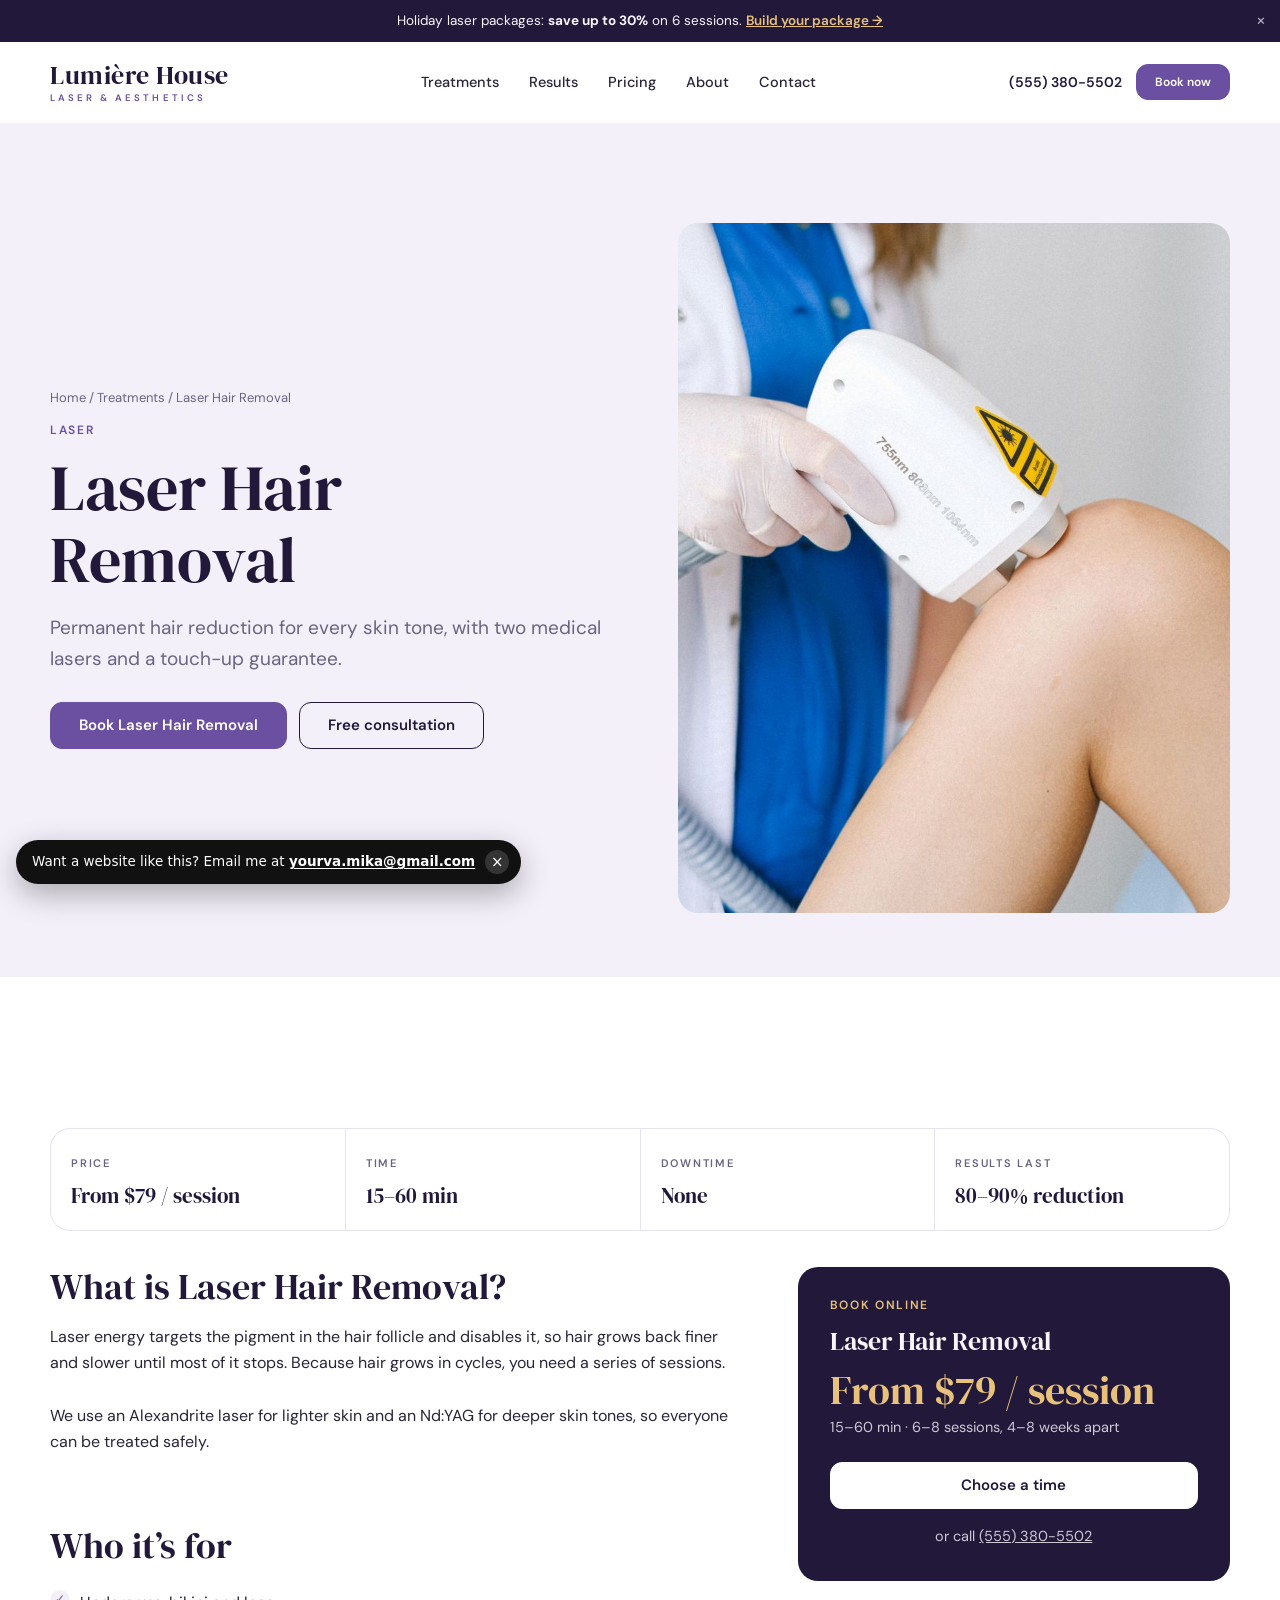
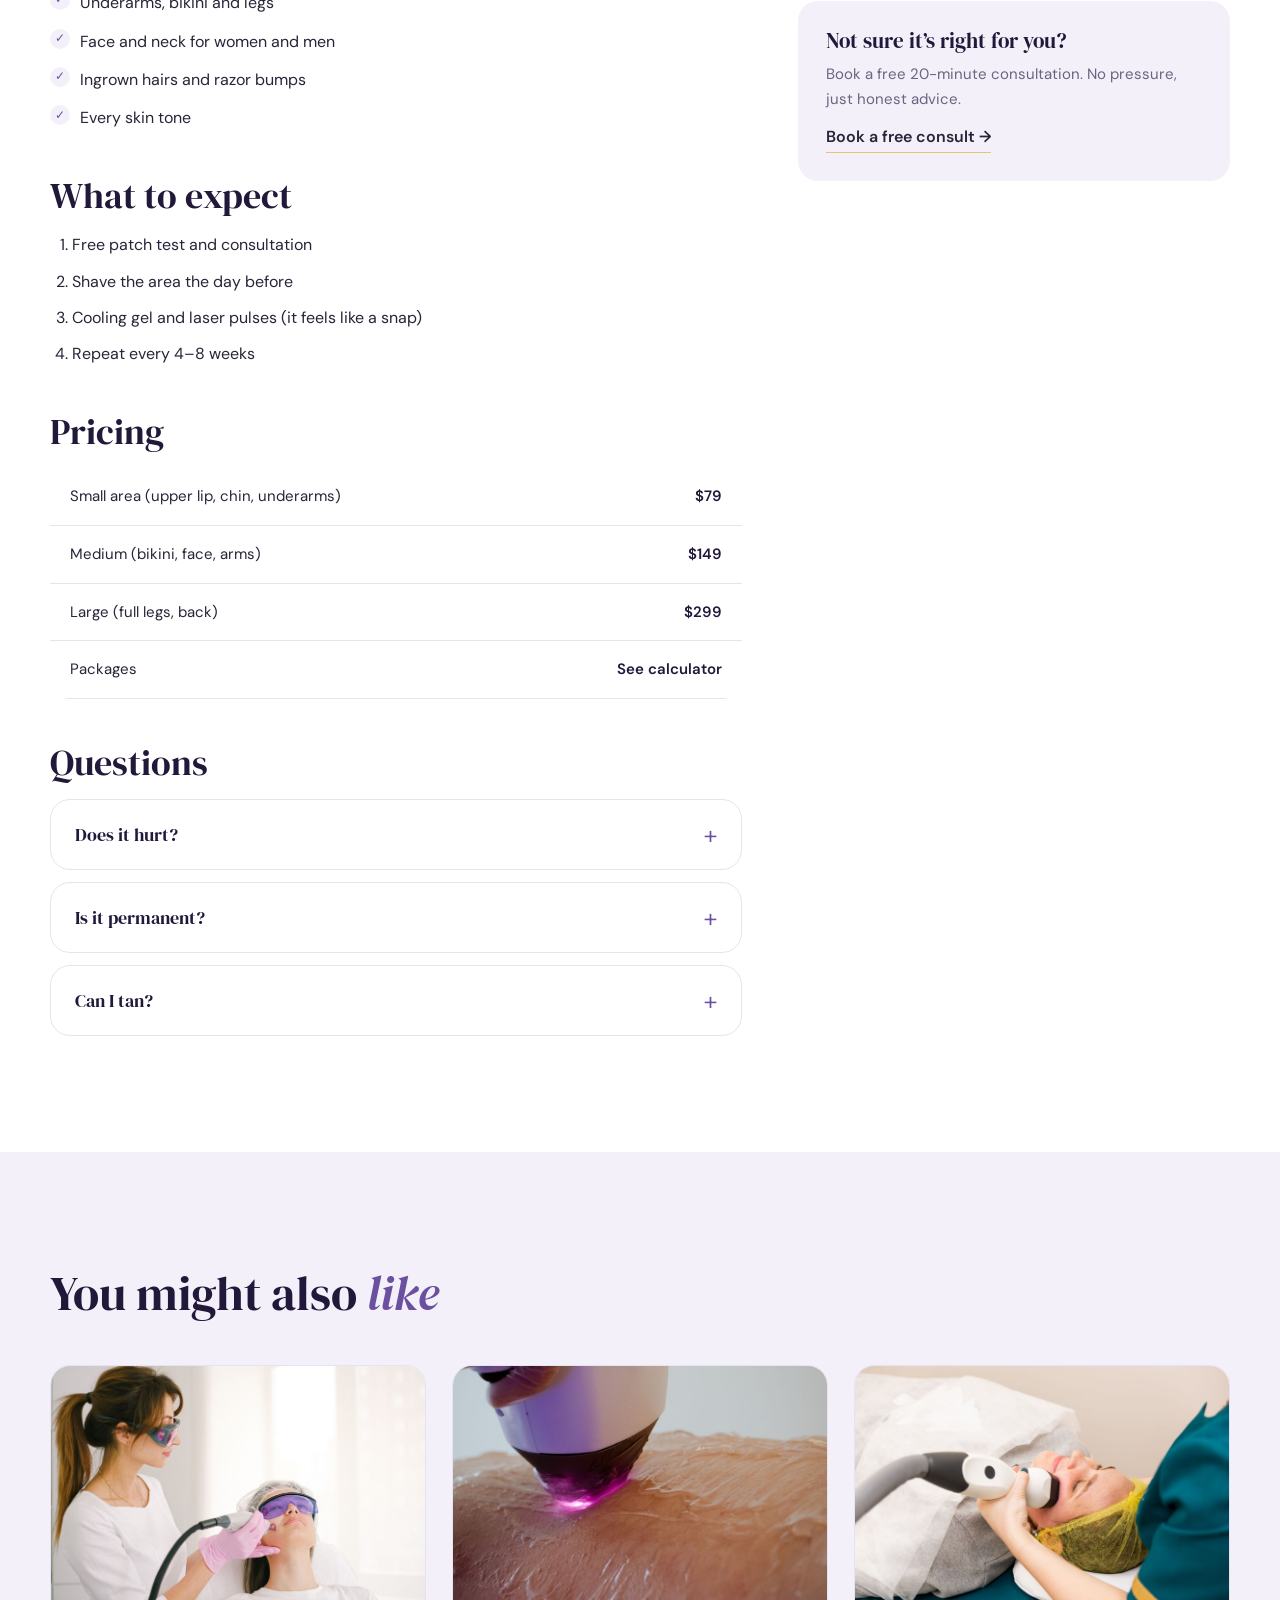
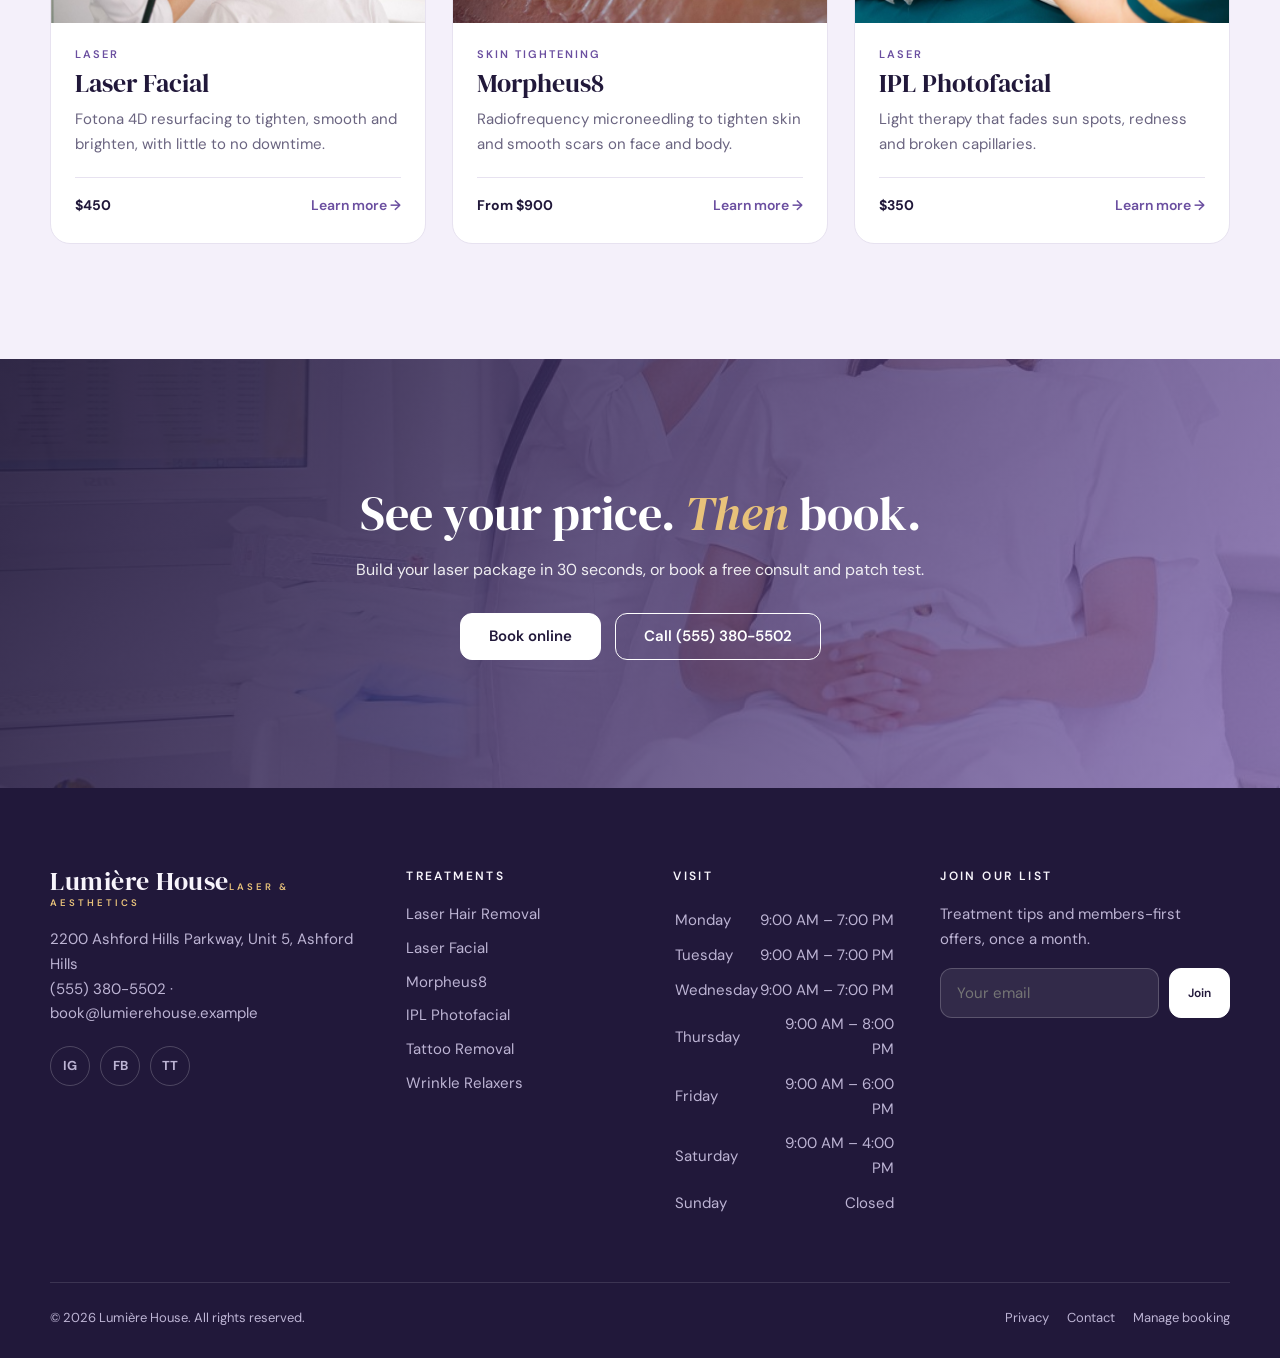
<file: treatments/laser-hair-removal.html>
<!doctype html><html lang="en"><head><meta charset="utf-8"><meta name="viewport" content="width=device-width,initial-scale=1">
<title>Laser Hair Removal in Ashford Hills | Lumière House</title><meta name="robots" content="noindex, nofollow"><meta name="description" content="Laser Hair Removal at Lumière House: Permanent hair reduction for every skin tone, with two medical lasers and a touch-up guarantee. From $79 / session.">
<meta property="og:title" content="Laser Hair Removal in Ashford Hills | Lumière House"><meta property="og:description" content="Laser Hair Removal at Lumière House: Permanent hair reduction for every skin tone, with two medical lasers and a touch-up guarantee. From $79 / session."><meta property="og:image" content="../img/3985356.jpg">
<link rel="icon" href="data:image/svg+xml,<svg xmlns='http://www.w3.org/2000/svg' viewBox='0 0 64 64'><circle cx='32' cy='32' r='32' fill='%2321183A'/><text x='32' y='43' font-size='30' text-anchor='middle' fill='white' font-family='Georgia'>L</text></svg>">
<link rel="preconnect" href="https://fonts.googleapis.com"><link rel="preconnect" href="https://fonts.gstatic.com" crossorigin>
<link href="https://fonts.googleapis.com/css2?family=DM+Serif+Display:ital@0;1&family=DM+Sans:wght@400;500;600;700&display=swap" rel="stylesheet">
<link rel="stylesheet" href="../css/style.css">
<script type="application/ld+json">{"@context": "https://schema.org", "@type": "MedicalBusiness", "name": "Lumi\u00e8re House", "telephone": "(555) 380-5502", "email": "book@lumierehouse.example", "address": "2200 Ashford Hills Parkway, Unit 5, Ashford Hills", "url": "index.html"}</script>
</head><body>
<div class="announce">Holiday laser packages: <b>save up to 30%</b> on 6 sessions. <a href="../pricing.html">Build your package →</a><button aria-label="Close announcement">×</button></div>
<header class="site-header"><div class="wrap"><a class="logo" href="../index.html"><b>Lumière House</b><small>Laser &amp; Aesthetics</small></a>
<nav class="nav" aria-label="Main"><a href="../treatments.html">Treatments</a><a href="../results.html">Results</a><a href="../pricing.html">Pricing</a><a href="../about.html">About</a><a href="../contact.html">Contact</a></nav>
<div class="hdr-cta"><a class="tel" href="tel:5553805502">(555) 380-5502</a><a class="btn sm" href="../book.html">Book now</a><button class="burger" aria-label="Menu"><i></i><i></i><i></i></button></div></div></header>
<nav class="mobile-nav" aria-label="Mobile"><a href="../treatments.html">Treatments</a><a href="../results.html">Results</a><a href="../pricing.html">Pricing</a><a href="../about.html">About</a><a href="../contact.html">Contact</a><a href="../book.html">Manage booking</a><a class="btn" href="../book.html">Book now</a><p class="muted" style="margin-top:18px">(555) 380-5502<br>2200 Ashford Hills Parkway, Unit 5, Ashford Hills</p></nav>
<main><section class="page-hero" style="text-align:left"><div class="wrap split" style="align-items:center"><div><div class="crumbs"><a href="../index.html">Home</a> / <a href="../treatments.html">Treatments</a> / Laser Hair Removal</div>
<span class="eyebrow">Laser</span><h1 style="font-size:clamp(40px,5vw,64px)">Laser Hair Removal</h1><p class="lead" style="margin-top:16px">Permanent hair reduction for every skin tone, with two medical lasers and a touch-up guarantee.</p>
<div style="display:flex;gap:12px;margin-top:28px;flex-wrap:wrap"><a class="btn" href="../book.html?t=laser-hair-removal">Book Laser Hair Removal</a><a class="btn ghost" href="../book.html?t=consult">Free consultation</a></div></div>
<div class="ph"><img src="../img/5069508.jpg" alt="Laser Hair Removal at Lumière House"></div></div></section>
<section class="section"><div class="wrap"><div class="facts"><div><span>Price</span><b>From $79 / session</b></div><div><span>Time</span><b>15–60 min</b></div><div><span>Downtime</span><b>None</b></div><div><span>Results last</span><b>80–90% reduction</b></div></div><div class="tdetail"><div>
<h2>What is Laser Hair Removal?</h2><p>Laser energy targets the pigment in the hair follicle and disables it, so hair grows back finer and slower until most of it stops. Because hair grows in cycles, you need a series of sessions.</p><br><p>We use an Alexandrite laser for lighter skin and an Nd:YAG for deeper skin tones, so everyone can be treated safely.</p><br>
<h2>Who it’s for</h2><ul class="checks"><li>Underarms, bikini and legs</li><li>Face and neck for women and men</li><li>Ingrown hairs and razor bumps</li><li>Every skin tone</li></ul>
<h2>What to expect</h2><ol><li>Free patch test and consultation</li><li>Shave the area the day before</li><li>Cooling gel and laser pulses (it feels like a snap)</li><li>Repeat every 4–8 weeks</li></ol>
<h2>Pricing</h2><table class="ptable"><tbody><tr><td>Small area (upper lip, chin, underarms)</td><td>$79</td></tr><tr><td>Medium (bikini, face, arms)</td><td>$149</td></tr><tr><td>Large (full legs, back)</td><td>$299</td></tr><tr><td>Packages</td><td>See calculator</td></tr></tbody></table>
<h2>Questions</h2><div class="faq"><details><summary>Does it hurt?</summary><p>A quick snap, like a rubber band. Our lasers have built-in cooling.</p></details><details><summary>Is it permanent?</summary><p>Most clients get 80–90% permanent reduction, with an occasional touch-up.</p></details><details><summary>Can I tan?</summary><p>Avoid tanning 2 weeks before and after each session.</p></details></div></div>
<aside class="sticky"><div class="book-card"><span class="eyebrow">Book online</span><h3>Laser Hair Removal</h3><div class="price">From $79 / session</div><p>15–60 min · 6–8 sessions, 4–8 weeks apart</p>
<a class="btn light" href="../book.html?t=laser-hair-removal">Choose a time</a><p style="margin-top:16px;text-align:center">or call <a href="tel:5553805502">(555) 380-5502</a></p></div>
<div class="side-card" style="margin-top:20px"><h3 style="font-size:21px">Not sure it’s right for you?</h3><p class="muted" style="font-size:15px">Book a free 20-minute consultation. No pressure, just honest advice.</p><a class="link" href="../book.html?t=consult" style="display:inline-block;margin-top:12px">Book a free consult →</a></div></aside></div></div></section>
<section class="section alt"><div class="wrap"><div class="head"><h2>You might also <em>like</em></h2></div><div class="tgrid"><a class="tcard reveal" href="../treatments/laser-facial.html" data-cat="laser"><div class="im"><img src="../img/4586726.jpg" alt="Laser Facial" loading="lazy"></div>
<div class="bd"><span class="cat">Laser</span><h3>Laser Facial</h3><p>Fotona 4D resurfacing to tighten, smooth and brighten, with little to no downtime.</p><div class="meta"><b>$450</b><span>Learn more →</span></div></div></a><a class="tcard reveal" href="../treatments/morpheus8.html" data-cat="skin-tightening"><div class="im"><img src="../img/16100096.jpg" alt="Morpheus8" loading="lazy"></div>
<div class="bd"><span class="cat">Skin tightening</span><h3>Morpheus8</h3><p>Radiofrequency microneedling to tighten skin and smooth scars on face and body.</p><div class="meta"><b>From $900</b><span>Learn more →</span></div></div></a><a class="tcard reveal" href="../treatments/ipl-photofacial.html" data-cat="laser"><div class="im"><img src="../img/7789649.jpg" alt="IPL Photofacial" loading="lazy"></div>
<div class="bd"><span class="cat">Laser</span><h3>IPL Photofacial</h3><p>Light therapy that fades sun spots, redness and broken capillaries.</p><div class="meta"><b>$350</b><span>Learn more →</span></div></div></a></div></div></section><section class="cta"><img src="../img/4586727.jpg" alt="" loading="lazy"><div class="wrap"><h2>See your price. <em>Then</em> book.</h2><p>Build your laser package in 30 seconds, or book a free consult and patch test.</p>
<div class="btns"><a class="btn light" href="../book.html">Book online</a><a class="btn ghost" href="tel:5553805502">Call (555) 380-5502</a></div></div></section></main>
<footer class="site-footer"><div class="wrap"><div class="cols">
<div><a class="logo" href="../index.html"><b>Lumière House</b><small>Laser &amp; Aesthetics</small></a><p style="margin-top:18px">2200 Ashford Hills Parkway, Unit 5, Ashford Hills<br><a href="tel:5553805502" style="display:inline">(555) 380-5502</a> · <a href="mailto:book@lumierehouse.example" style="display:inline">book@lumierehouse.example</a></p>
<div class="social"><a href="#" aria-label="Instagram">IG</a><a href="#" aria-label="Facebook">FB</a><a href="#" aria-label="TikTok">TT</a></div></div>
<div><h4>Treatments</h4><a href="../treatments/laser-hair-removal.html">Laser Hair Removal</a><a href="../treatments/laser-facial.html">Laser Facial</a><a href="../treatments/morpheus8.html">Morpheus8</a><a href="../treatments/ipl-photofacial.html">IPL Photofacial</a><a href="../treatments/tattoo-removal.html">Tattoo Removal</a><a href="../treatments/wrinkle-relaxers.html">Wrinkle Relaxers</a></div>
<div><h4>Visit</h4><table class="hours"><tr><td>Monday</td><td>9:00 AM – 7:00 PM</td></tr><tr><td>Tuesday</td><td>9:00 AM – 7:00 PM</td></tr><tr><td>Wednesday</td><td>9:00 AM – 7:00 PM</td></tr><tr><td>Thursday</td><td>9:00 AM – 8:00 PM</td></tr><tr><td>Friday</td><td>9:00 AM – 6:00 PM</td></tr><tr><td>Saturday</td><td>9:00 AM – 4:00 PM</td></tr><tr><td>Sunday</td><td>Closed</td></tr></table></div>
<div><h4>Join our list</h4><p>Treatment tips and members-first offers, once a month.</p>
<form class="newsletter" data-form="newsletter" data-thanks="You’re on the list. Welcome!" novalidate><div class="field"><input type="email" name="email" placeholder="Your email" required aria-label="Email"></div><button class="btn sm light">Join</button></form></div>
</div><div class="base"><span>© 2026 Lumière House. All rights reserved.</span><span><a href="../privacy.html">Privacy</a><a href="../contact.html">Contact</a><a href="../book.html">Manage booking</a></span></div></div></footer>
<a class="btn mobile-book" href="../book.html">Book now</a>
<div id="offer-pop" role="dialog" aria-modal="true" aria-label="New client offer"><div class="pop-bg"></div><div class="pop"><img src="../img/5069499.jpg" alt="" loading=lazy><div class="in"><button class="pop-close" aria-label="Close">×</button>
<div class="pop-form"><span class="eyebrow">New client offer</span><h3>Free patch test + 20% off</h3><p class="offer">20% off your first laser hair-removal package.</p>
<form class="form" novalidate><div class="field"><label for="f-name">First name *</label><input type="text" name="name" id="f-name" autocomplete="given-name" placeholder="" required><span class="msg">This field is required.</span></div><div class="field"><label for="f-email">Email *</label><input type="email" name="email" id="f-email" autocomplete="email" placeholder="" required><span class="msg">Please enter a valid email.</span></div><div class="field"><label for="f-phone">Phone *</label><input type="tel" name="phone" id="f-phone" autocomplete="on" placeholder="" required><span class="msg">Please enter a 10-digit phone number.</span></div><button class="btn">Claim my offer</button></form>
<small>By signing up you agree to receive texts and emails. Reply STOP anytime.</small></div>
<div class="pop-done form-done" hidden><div class="ok">✓</div><h3>You’re in!</h3><p class="muted">Your offer is saved. We’ll text you within the hour to help you book.</p><a class="btn" href="../book.html" style="margin-top:20px">Book now</a></div></div></div></div>

<script src="../js/site-data.js"></script><script src="../js/core.js" defer></script>
</body></html>
</file>
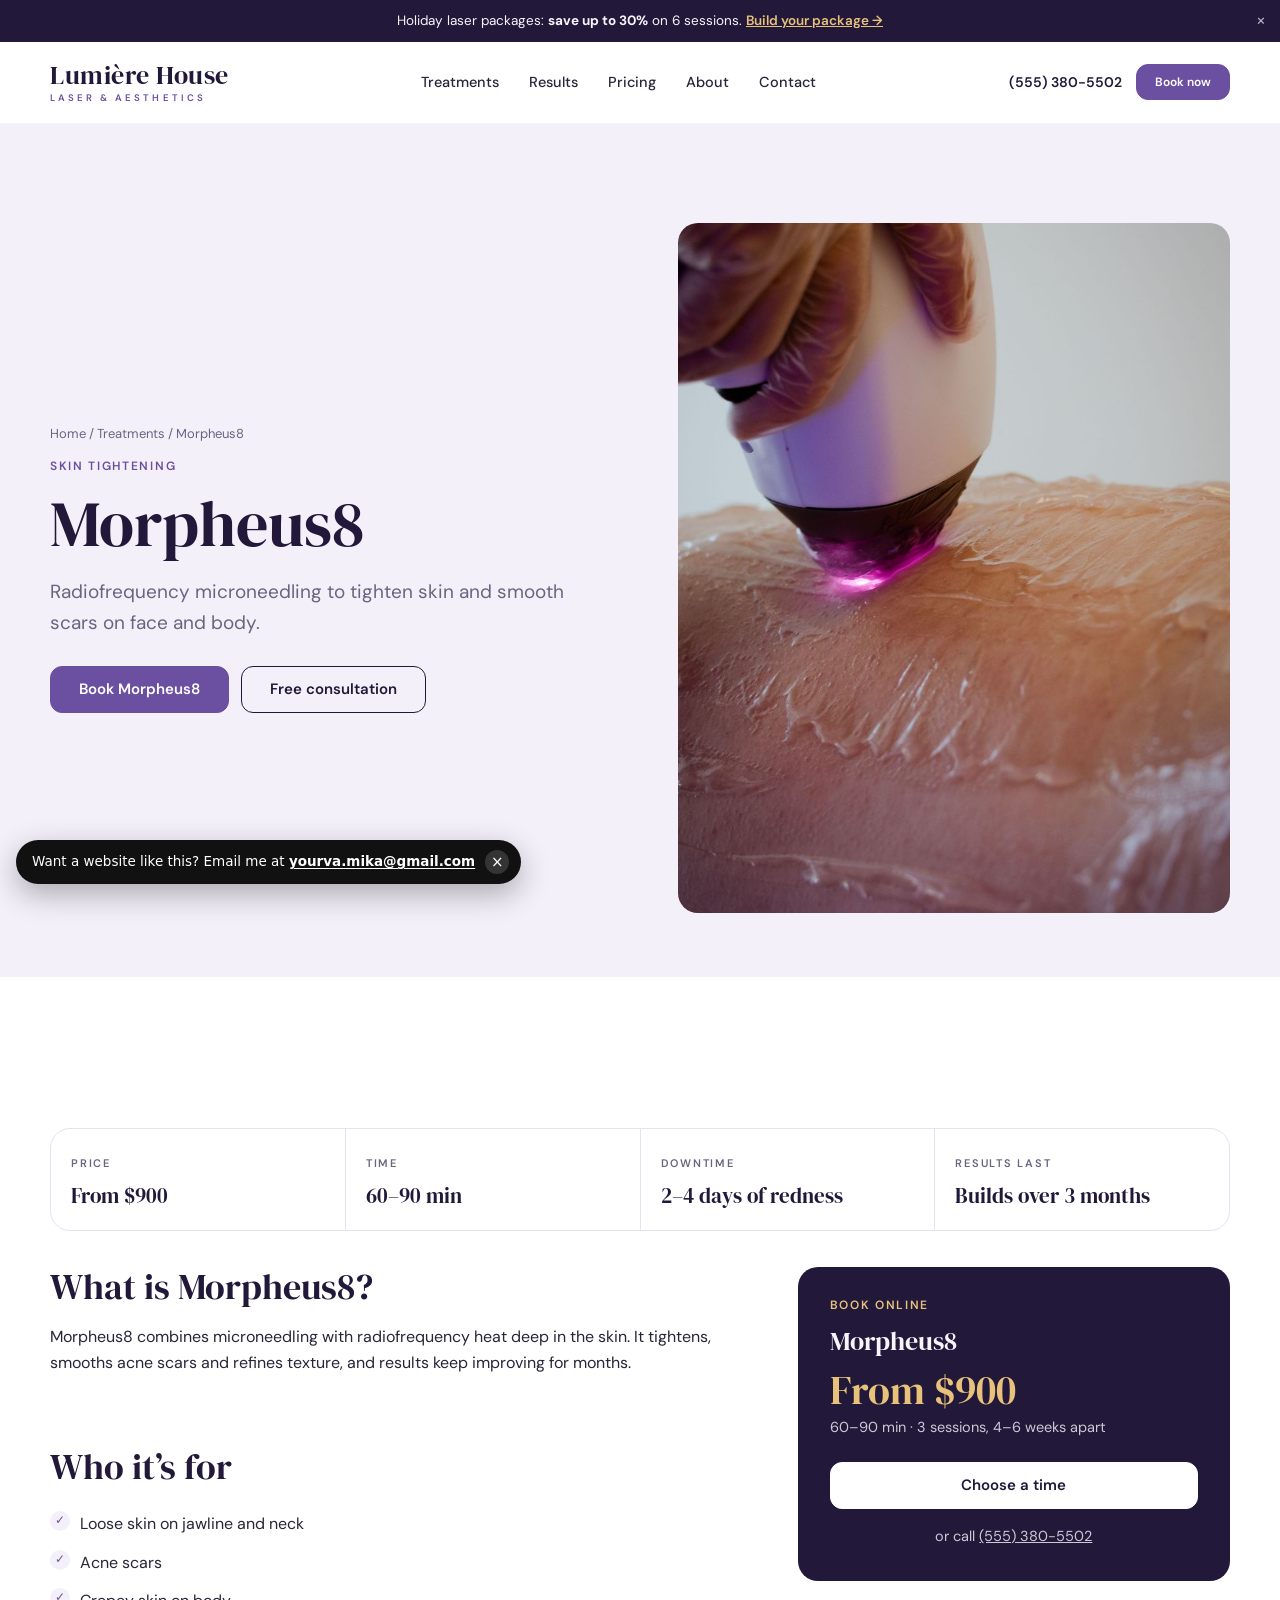
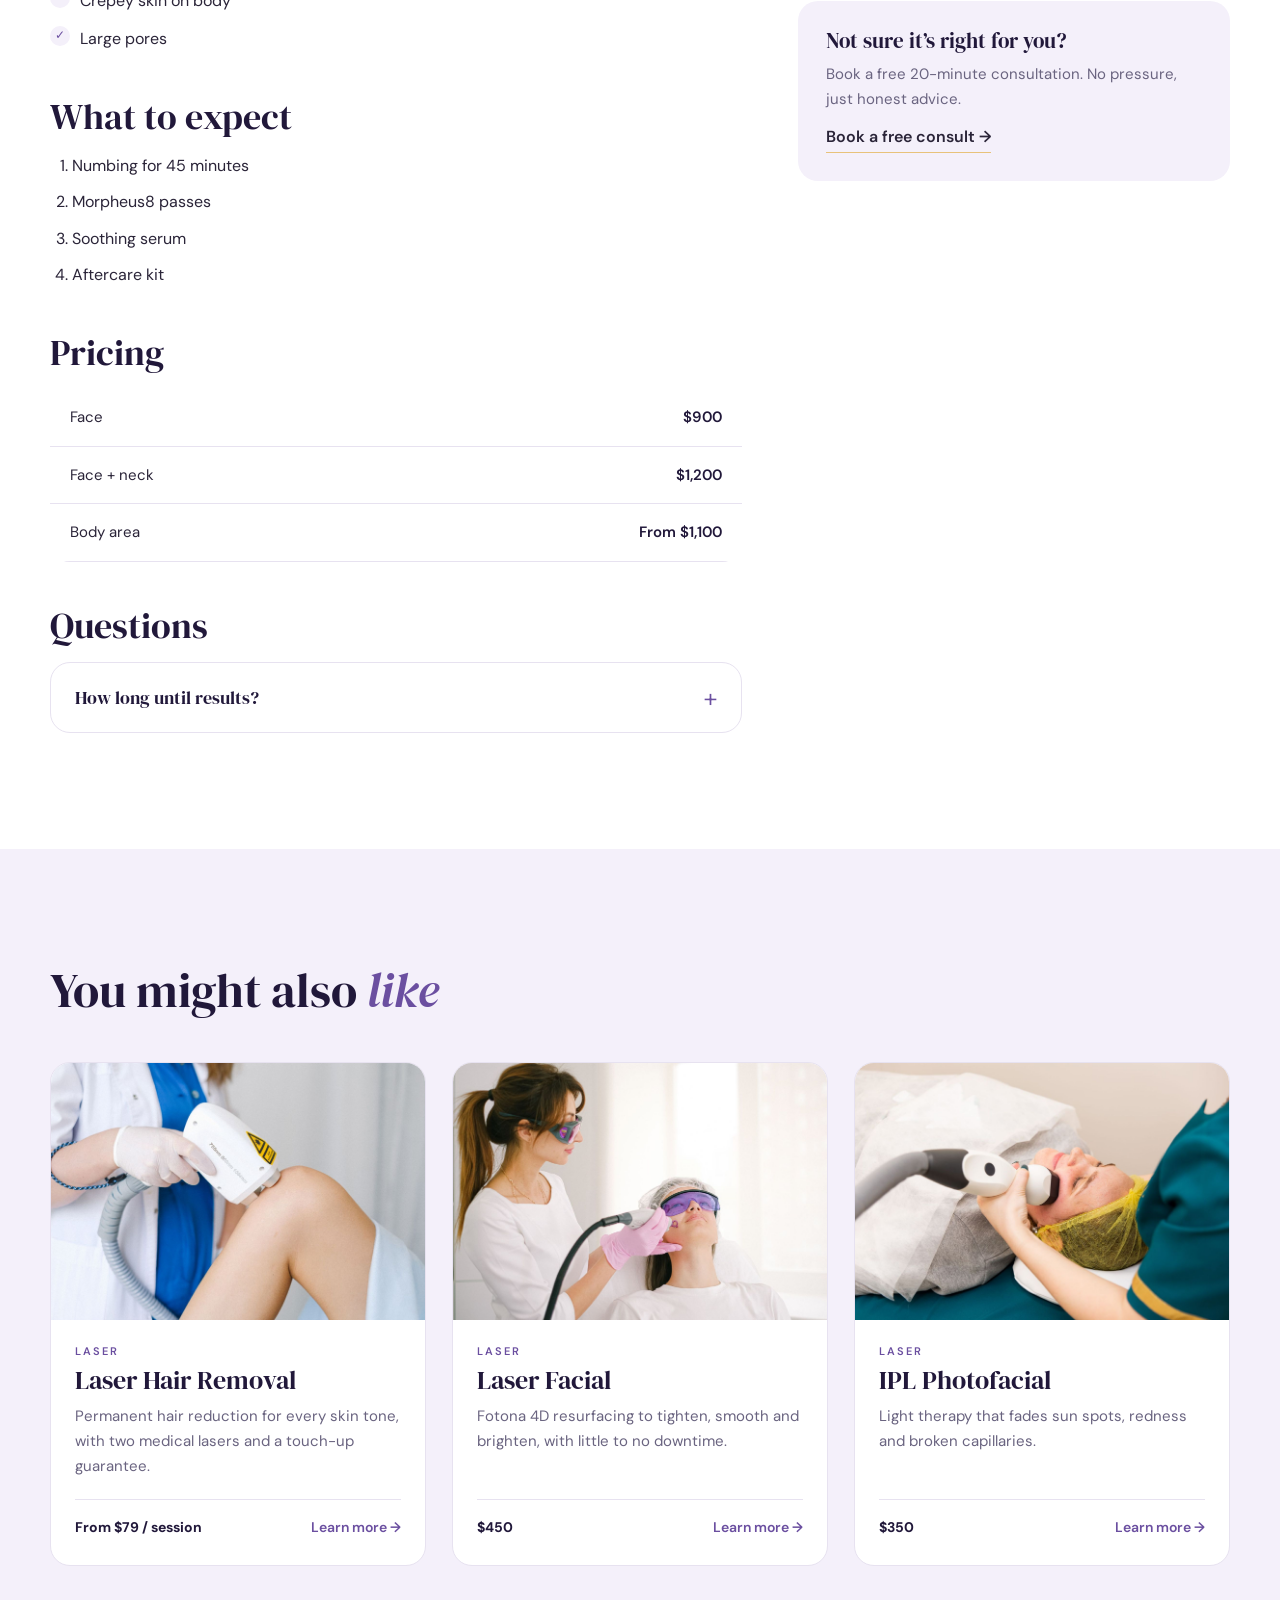
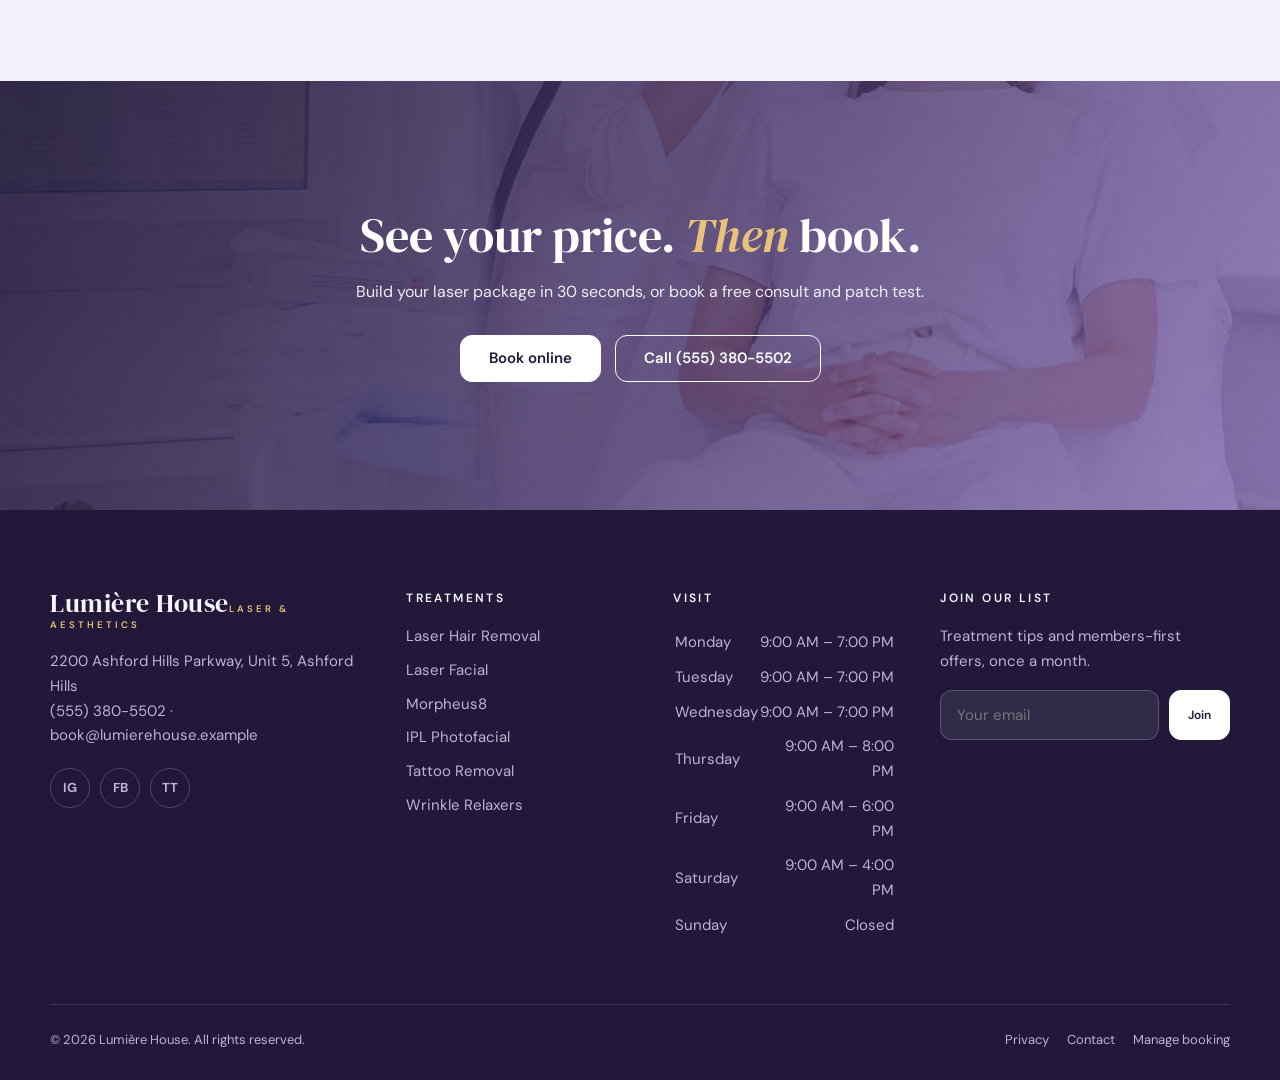
<file: treatments/morpheus8.html>
<!doctype html><html lang="en"><head><meta charset="utf-8"><meta name="viewport" content="width=device-width,initial-scale=1">
<title>Morpheus8 in Ashford Hills | Lumière House</title><meta name="robots" content="noindex, nofollow"><meta name="description" content="Morpheus8 at Lumière House: Radiofrequency microneedling to tighten skin and smooth scars on face and body. From $900.">
<meta property="og:title" content="Morpheus8 in Ashford Hills | Lumière House"><meta property="og:description" content="Morpheus8 at Lumière House: Radiofrequency microneedling to tighten skin and smooth scars on face and body. From $900."><meta property="og:image" content="../img/3985356.jpg">
<link rel="icon" href="data:image/svg+xml,<svg xmlns='http://www.w3.org/2000/svg' viewBox='0 0 64 64'><circle cx='32' cy='32' r='32' fill='%2321183A'/><text x='32' y='43' font-size='30' text-anchor='middle' fill='white' font-family='Georgia'>L</text></svg>">
<link rel="preconnect" href="https://fonts.googleapis.com"><link rel="preconnect" href="https://fonts.gstatic.com" crossorigin>
<link href="https://fonts.googleapis.com/css2?family=DM+Serif+Display:ital@0;1&family=DM+Sans:wght@400;500;600;700&display=swap" rel="stylesheet">
<link rel="stylesheet" href="../css/style.css">
<script type="application/ld+json">{"@context": "https://schema.org", "@type": "MedicalBusiness", "name": "Lumi\u00e8re House", "telephone": "(555) 380-5502", "email": "book@lumierehouse.example", "address": "2200 Ashford Hills Parkway, Unit 5, Ashford Hills", "url": "index.html"}</script>
</head><body>
<div class="announce">Holiday laser packages: <b>save up to 30%</b> on 6 sessions. <a href="../pricing.html">Build your package →</a><button aria-label="Close announcement">×</button></div>
<header class="site-header"><div class="wrap"><a class="logo" href="../index.html"><b>Lumière House</b><small>Laser &amp; Aesthetics</small></a>
<nav class="nav" aria-label="Main"><a href="../treatments.html">Treatments</a><a href="../results.html">Results</a><a href="../pricing.html">Pricing</a><a href="../about.html">About</a><a href="../contact.html">Contact</a></nav>
<div class="hdr-cta"><a class="tel" href="tel:5553805502">(555) 380-5502</a><a class="btn sm" href="../book.html">Book now</a><button class="burger" aria-label="Menu"><i></i><i></i><i></i></button></div></div></header>
<nav class="mobile-nav" aria-label="Mobile"><a href="../treatments.html">Treatments</a><a href="../results.html">Results</a><a href="../pricing.html">Pricing</a><a href="../about.html">About</a><a href="../contact.html">Contact</a><a href="../book.html">Manage booking</a><a class="btn" href="../book.html">Book now</a><p class="muted" style="margin-top:18px">(555) 380-5502<br>2200 Ashford Hills Parkway, Unit 5, Ashford Hills</p></nav>
<main><section class="page-hero" style="text-align:left"><div class="wrap split" style="align-items:center"><div><div class="crumbs"><a href="../index.html">Home</a> / <a href="../treatments.html">Treatments</a> / Morpheus8</div>
<span class="eyebrow">Skin tightening</span><h1 style="font-size:clamp(40px,5vw,64px)">Morpheus8</h1><p class="lead" style="margin-top:16px">Radiofrequency microneedling to tighten skin and smooth scars on face and body.</p>
<div style="display:flex;gap:12px;margin-top:28px;flex-wrap:wrap"><a class="btn" href="../book.html?t=morpheus8">Book Morpheus8</a><a class="btn ghost" href="../book.html?t=consult">Free consultation</a></div></div>
<div class="ph"><img src="../img/16100096.jpg" alt="Morpheus8 at Lumière House"></div></div></section>
<section class="section"><div class="wrap"><div class="facts"><div><span>Price</span><b>From $900</b></div><div><span>Time</span><b>60–90 min</b></div><div><span>Downtime</span><b>2–4 days of redness</b></div><div><span>Results last</span><b>Builds over 3 months</b></div></div><div class="tdetail"><div>
<h2>What is Morpheus8?</h2><p>Morpheus8 combines microneedling with radiofrequency heat deep in the skin. It tightens, smooths acne scars and refines texture, and results keep improving for months.</p><br>
<h2>Who it’s for</h2><ul class="checks"><li>Loose skin on jawline and neck</li><li>Acne scars</li><li>Crepey skin on body</li><li>Large pores</li></ul>
<h2>What to expect</h2><ol><li>Numbing for 45 minutes</li><li>Morpheus8 passes</li><li>Soothing serum</li><li>Aftercare kit</li></ol>
<h2>Pricing</h2><table class="ptable"><tbody><tr><td>Face</td><td>$900</td></tr><tr><td>Face + neck</td><td>$1,200</td></tr><tr><td>Body area</td><td>From $1,100</td></tr></tbody></table>
<h2>Questions</h2><div class="faq"><details><summary>How long until results?</summary><p>You’ll see a glow in a week and tightening over 3 months.</p></details></div></div>
<aside class="sticky"><div class="book-card"><span class="eyebrow">Book online</span><h3>Morpheus8</h3><div class="price">From $900</div><p>60–90 min · 3 sessions, 4–6 weeks apart</p>
<a class="btn light" href="../book.html?t=morpheus8">Choose a time</a><p style="margin-top:16px;text-align:center">or call <a href="tel:5553805502">(555) 380-5502</a></p></div>
<div class="side-card" style="margin-top:20px"><h3 style="font-size:21px">Not sure it’s right for you?</h3><p class="muted" style="font-size:15px">Book a free 20-minute consultation. No pressure, just honest advice.</p><a class="link" href="../book.html?t=consult" style="display:inline-block;margin-top:12px">Book a free consult →</a></div></aside></div></div></section>
<section class="section alt"><div class="wrap"><div class="head"><h2>You might also <em>like</em></h2></div><div class="tgrid"><a class="tcard reveal" href="../treatments/laser-hair-removal.html" data-cat="laser"><div class="im"><img src="../img/5069508.jpg" alt="Laser Hair Removal" loading="lazy"></div>
<div class="bd"><span class="cat">Laser</span><h3>Laser Hair Removal</h3><p>Permanent hair reduction for every skin tone, with two medical lasers and a touch-up guarantee.</p><div class="meta"><b>From $79 / session</b><span>Learn more →</span></div></div></a><a class="tcard reveal" href="../treatments/laser-facial.html" data-cat="laser"><div class="im"><img src="../img/4586726.jpg" alt="Laser Facial" loading="lazy"></div>
<div class="bd"><span class="cat">Laser</span><h3>Laser Facial</h3><p>Fotona 4D resurfacing to tighten, smooth and brighten, with little to no downtime.</p><div class="meta"><b>$450</b><span>Learn more →</span></div></div></a><a class="tcard reveal" href="../treatments/ipl-photofacial.html" data-cat="laser"><div class="im"><img src="../img/7789649.jpg" alt="IPL Photofacial" loading="lazy"></div>
<div class="bd"><span class="cat">Laser</span><h3>IPL Photofacial</h3><p>Light therapy that fades sun spots, redness and broken capillaries.</p><div class="meta"><b>$350</b><span>Learn more →</span></div></div></a></div></div></section><section class="cta"><img src="../img/4586727.jpg" alt="" loading="lazy"><div class="wrap"><h2>See your price. <em>Then</em> book.</h2><p>Build your laser package in 30 seconds, or book a free consult and patch test.</p>
<div class="btns"><a class="btn light" href="../book.html">Book online</a><a class="btn ghost" href="tel:5553805502">Call (555) 380-5502</a></div></div></section></main>
<footer class="site-footer"><div class="wrap"><div class="cols">
<div><a class="logo" href="../index.html"><b>Lumière House</b><small>Laser &amp; Aesthetics</small></a><p style="margin-top:18px">2200 Ashford Hills Parkway, Unit 5, Ashford Hills<br><a href="tel:5553805502" style="display:inline">(555) 380-5502</a> · <a href="mailto:book@lumierehouse.example" style="display:inline">book@lumierehouse.example</a></p>
<div class="social"><a href="#" aria-label="Instagram">IG</a><a href="#" aria-label="Facebook">FB</a><a href="#" aria-label="TikTok">TT</a></div></div>
<div><h4>Treatments</h4><a href="../treatments/laser-hair-removal.html">Laser Hair Removal</a><a href="../treatments/laser-facial.html">Laser Facial</a><a href="../treatments/morpheus8.html">Morpheus8</a><a href="../treatments/ipl-photofacial.html">IPL Photofacial</a><a href="../treatments/tattoo-removal.html">Tattoo Removal</a><a href="../treatments/wrinkle-relaxers.html">Wrinkle Relaxers</a></div>
<div><h4>Visit</h4><table class="hours"><tr><td>Monday</td><td>9:00 AM – 7:00 PM</td></tr><tr><td>Tuesday</td><td>9:00 AM – 7:00 PM</td></tr><tr><td>Wednesday</td><td>9:00 AM – 7:00 PM</td></tr><tr><td>Thursday</td><td>9:00 AM – 8:00 PM</td></tr><tr><td>Friday</td><td>9:00 AM – 6:00 PM</td></tr><tr><td>Saturday</td><td>9:00 AM – 4:00 PM</td></tr><tr><td>Sunday</td><td>Closed</td></tr></table></div>
<div><h4>Join our list</h4><p>Treatment tips and members-first offers, once a month.</p>
<form class="newsletter" data-form="newsletter" data-thanks="You’re on the list. Welcome!" novalidate><div class="field"><input type="email" name="email" placeholder="Your email" required aria-label="Email"></div><button class="btn sm light">Join</button></form></div>
</div><div class="base"><span>© 2026 Lumière House. All rights reserved.</span><span><a href="../privacy.html">Privacy</a><a href="../contact.html">Contact</a><a href="../book.html">Manage booking</a></span></div></div></footer>
<a class="btn mobile-book" href="../book.html">Book now</a>
<div id="offer-pop" role="dialog" aria-modal="true" aria-label="New client offer"><div class="pop-bg"></div><div class="pop"><img src="../img/5069499.jpg" alt="" loading=lazy><div class="in"><button class="pop-close" aria-label="Close">×</button>
<div class="pop-form"><span class="eyebrow">New client offer</span><h3>Free patch test + 20% off</h3><p class="offer">20% off your first laser hair-removal package.</p>
<form class="form" novalidate><div class="field"><label for="f-name">First name *</label><input type="text" name="name" id="f-name" autocomplete="given-name" placeholder="" required><span class="msg">This field is required.</span></div><div class="field"><label for="f-email">Email *</label><input type="email" name="email" id="f-email" autocomplete="email" placeholder="" required><span class="msg">Please enter a valid email.</span></div><div class="field"><label for="f-phone">Phone *</label><input type="tel" name="phone" id="f-phone" autocomplete="on" placeholder="" required><span class="msg">Please enter a 10-digit phone number.</span></div><button class="btn">Claim my offer</button></form>
<small>By signing up you agree to receive texts and emails. Reply STOP anytime.</small></div>
<div class="pop-done form-done" hidden><div class="ok">✓</div><h3>You’re in!</h3><p class="muted">Your offer is saved. We’ll text you within the hour to help you book.</p><a class="btn" href="../book.html" style="margin-top:20px">Book now</a></div></div></div></div>

<script src="../js/site-data.js"></script><script src="../js/core.js" defer></script>
</body></html>
</file>
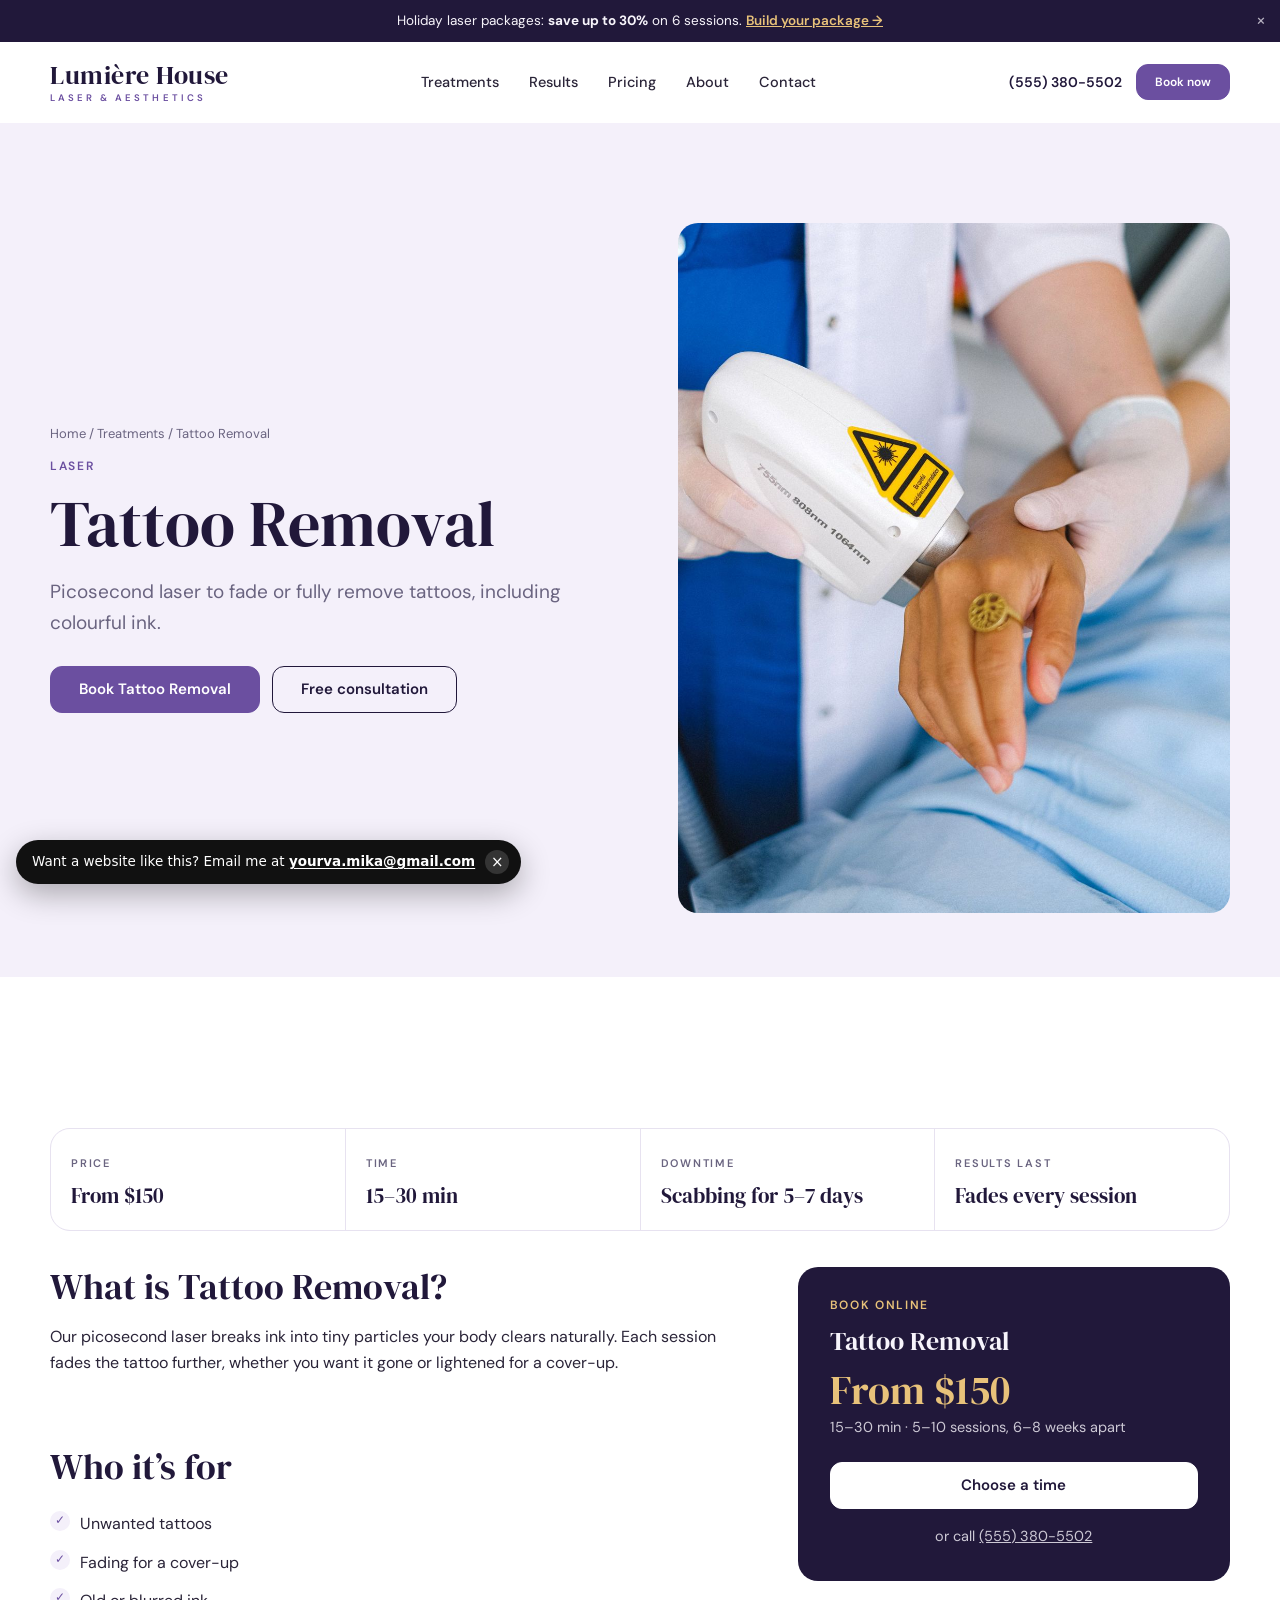
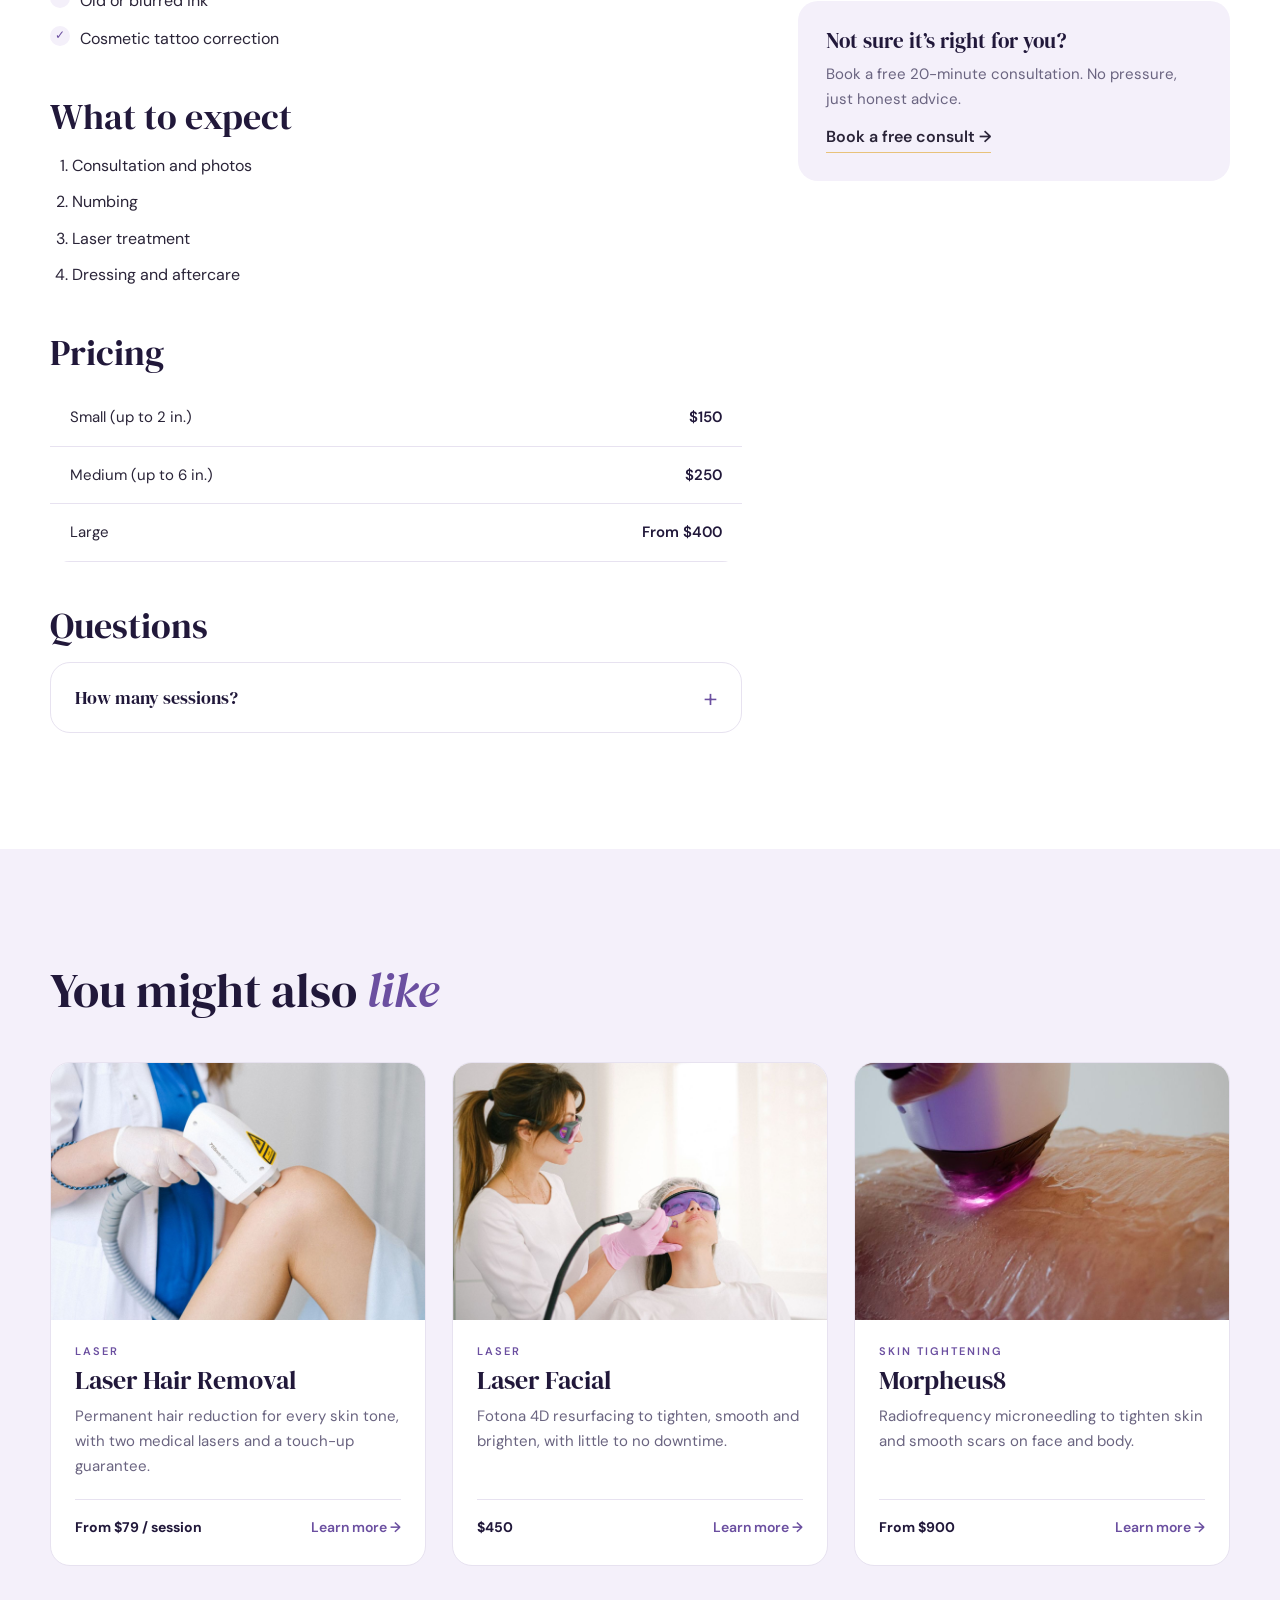
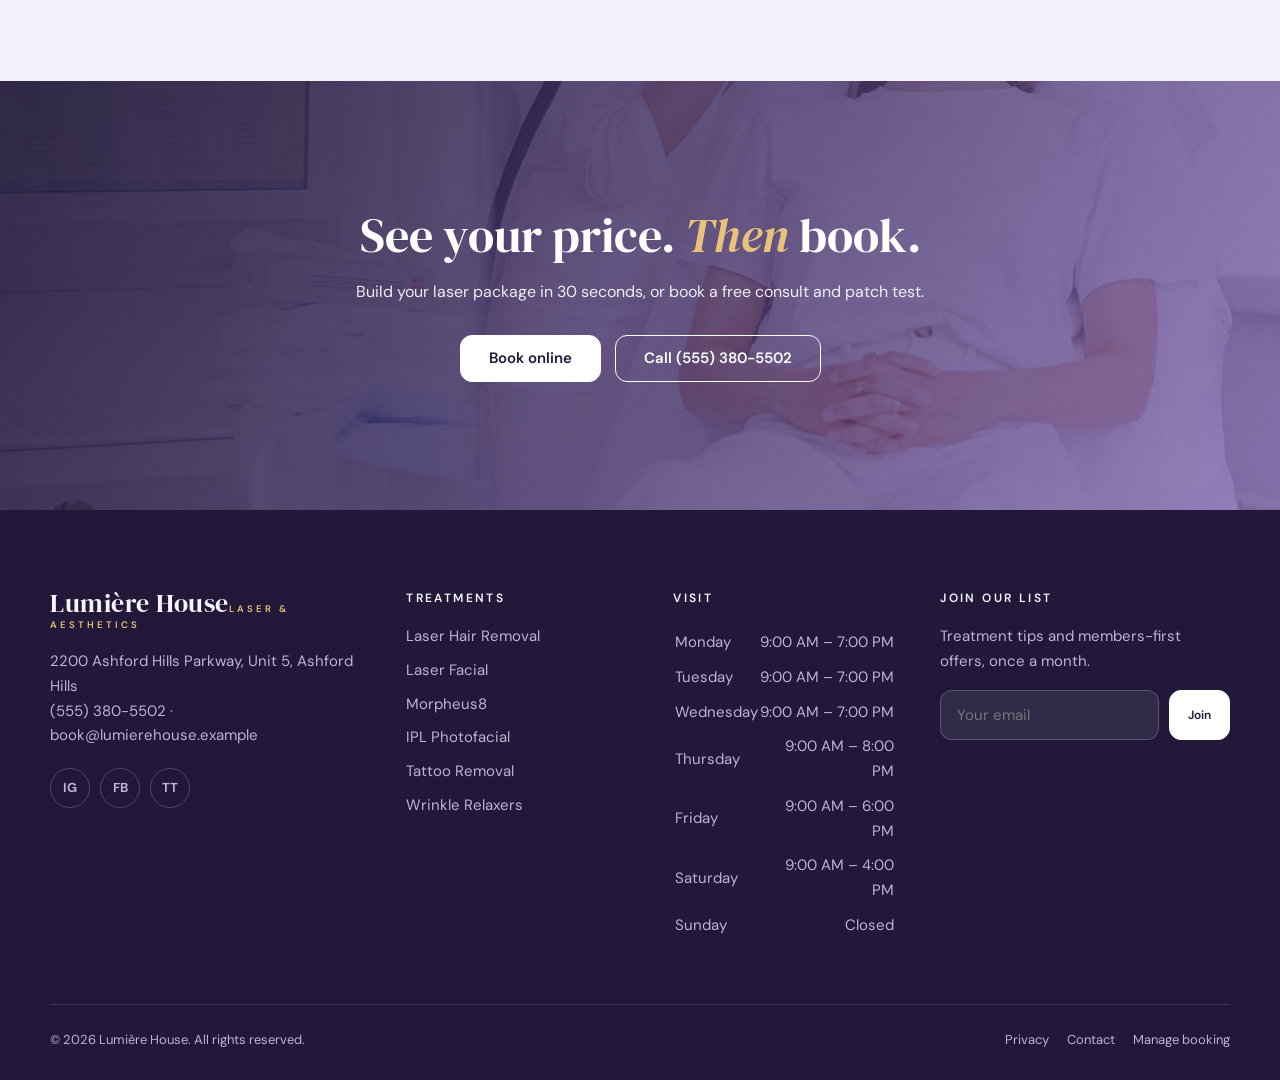
<file: treatments/tattoo-removal.html>
<!doctype html><html lang="en"><head><meta charset="utf-8"><meta name="viewport" content="width=device-width,initial-scale=1">
<title>Tattoo Removal in Ashford Hills | Lumière House</title><meta name="robots" content="noindex, nofollow"><meta name="description" content="Tattoo Removal at Lumière House: Picosecond laser to fade or fully remove tattoos, including colourful ink. From $150.">
<meta property="og:title" content="Tattoo Removal in Ashford Hills | Lumière House"><meta property="og:description" content="Tattoo Removal at Lumière House: Picosecond laser to fade or fully remove tattoos, including colourful ink. From $150."><meta property="og:image" content="../img/3985356.jpg">
<link rel="icon" href="data:image/svg+xml,<svg xmlns='http://www.w3.org/2000/svg' viewBox='0 0 64 64'><circle cx='32' cy='32' r='32' fill='%2321183A'/><text x='32' y='43' font-size='30' text-anchor='middle' fill='white' font-family='Georgia'>L</text></svg>">
<link rel="preconnect" href="https://fonts.googleapis.com"><link rel="preconnect" href="https://fonts.gstatic.com" crossorigin>
<link href="https://fonts.googleapis.com/css2?family=DM+Serif+Display:ital@0;1&family=DM+Sans:wght@400;500;600;700&display=swap" rel="stylesheet">
<link rel="stylesheet" href="../css/style.css">
<script type="application/ld+json">{"@context": "https://schema.org", "@type": "MedicalBusiness", "name": "Lumi\u00e8re House", "telephone": "(555) 380-5502", "email": "book@lumierehouse.example", "address": "2200 Ashford Hills Parkway, Unit 5, Ashford Hills", "url": "index.html"}</script>
</head><body>
<div class="announce">Holiday laser packages: <b>save up to 30%</b> on 6 sessions. <a href="../pricing.html">Build your package →</a><button aria-label="Close announcement">×</button></div>
<header class="site-header"><div class="wrap"><a class="logo" href="../index.html"><b>Lumière House</b><small>Laser &amp; Aesthetics</small></a>
<nav class="nav" aria-label="Main"><a href="../treatments.html">Treatments</a><a href="../results.html">Results</a><a href="../pricing.html">Pricing</a><a href="../about.html">About</a><a href="../contact.html">Contact</a></nav>
<div class="hdr-cta"><a class="tel" href="tel:5553805502">(555) 380-5502</a><a class="btn sm" href="../book.html">Book now</a><button class="burger" aria-label="Menu"><i></i><i></i><i></i></button></div></div></header>
<nav class="mobile-nav" aria-label="Mobile"><a href="../treatments.html">Treatments</a><a href="../results.html">Results</a><a href="../pricing.html">Pricing</a><a href="../about.html">About</a><a href="../contact.html">Contact</a><a href="../book.html">Manage booking</a><a class="btn" href="../book.html">Book now</a><p class="muted" style="margin-top:18px">(555) 380-5502<br>2200 Ashford Hills Parkway, Unit 5, Ashford Hills</p></nav>
<main><section class="page-hero" style="text-align:left"><div class="wrap split" style="align-items:center"><div><div class="crumbs"><a href="../index.html">Home</a> / <a href="../treatments.html">Treatments</a> / Tattoo Removal</div>
<span class="eyebrow">Laser</span><h1 style="font-size:clamp(40px,5vw,64px)">Tattoo Removal</h1><p class="lead" style="margin-top:16px">Picosecond laser to fade or fully remove tattoos, including colourful ink.</p>
<div style="display:flex;gap:12px;margin-top:28px;flex-wrap:wrap"><a class="btn" href="../book.html?t=tattoo-removal">Book Tattoo Removal</a><a class="btn ghost" href="../book.html?t=consult">Free consultation</a></div></div>
<div class="ph"><img src="../img/5069507.jpg" alt="Tattoo Removal at Lumière House"></div></div></section>
<section class="section"><div class="wrap"><div class="facts"><div><span>Price</span><b>From $150</b></div><div><span>Time</span><b>15–30 min</b></div><div><span>Downtime</span><b>Scabbing for 5–7 days</b></div><div><span>Results last</span><b>Fades every session</b></div></div><div class="tdetail"><div>
<h2>What is Tattoo Removal?</h2><p>Our picosecond laser breaks ink into tiny particles your body clears naturally. Each session fades the tattoo further, whether you want it gone or lightened for a cover-up.</p><br>
<h2>Who it’s for</h2><ul class="checks"><li>Unwanted tattoos</li><li>Fading for a cover-up</li><li>Old or blurred ink</li><li>Cosmetic tattoo correction</li></ul>
<h2>What to expect</h2><ol><li>Consultation and photos</li><li>Numbing</li><li>Laser treatment</li><li>Dressing and aftercare</li></ol>
<h2>Pricing</h2><table class="ptable"><tbody><tr><td>Small (up to 2 in.)</td><td>$150</td></tr><tr><td>Medium (up to 6 in.)</td><td>$250</td></tr><tr><td>Large</td><td>From $400</td></tr></tbody></table>
<h2>Questions</h2><div class="faq"><details><summary>How many sessions?</summary><p>Usually 5 to 10, depending on ink colour, depth and your immune system.</p></details></div></div>
<aside class="sticky"><div class="book-card"><span class="eyebrow">Book online</span><h3>Tattoo Removal</h3><div class="price">From $150</div><p>15–30 min · 5–10 sessions, 6–8 weeks apart</p>
<a class="btn light" href="../book.html?t=tattoo-removal">Choose a time</a><p style="margin-top:16px;text-align:center">or call <a href="tel:5553805502">(555) 380-5502</a></p></div>
<div class="side-card" style="margin-top:20px"><h3 style="font-size:21px">Not sure it’s right for you?</h3><p class="muted" style="font-size:15px">Book a free 20-minute consultation. No pressure, just honest advice.</p><a class="link" href="../book.html?t=consult" style="display:inline-block;margin-top:12px">Book a free consult →</a></div></aside></div></div></section>
<section class="section alt"><div class="wrap"><div class="head"><h2>You might also <em>like</em></h2></div><div class="tgrid"><a class="tcard reveal" href="../treatments/laser-hair-removal.html" data-cat="laser"><div class="im"><img src="../img/5069508.jpg" alt="Laser Hair Removal" loading="lazy"></div>
<div class="bd"><span class="cat">Laser</span><h3>Laser Hair Removal</h3><p>Permanent hair reduction for every skin tone, with two medical lasers and a touch-up guarantee.</p><div class="meta"><b>From $79 / session</b><span>Learn more →</span></div></div></a><a class="tcard reveal" href="../treatments/laser-facial.html" data-cat="laser"><div class="im"><img src="../img/4586726.jpg" alt="Laser Facial" loading="lazy"></div>
<div class="bd"><span class="cat">Laser</span><h3>Laser Facial</h3><p>Fotona 4D resurfacing to tighten, smooth and brighten, with little to no downtime.</p><div class="meta"><b>$450</b><span>Learn more →</span></div></div></a><a class="tcard reveal" href="../treatments/morpheus8.html" data-cat="skin-tightening"><div class="im"><img src="../img/16100096.jpg" alt="Morpheus8" loading="lazy"></div>
<div class="bd"><span class="cat">Skin tightening</span><h3>Morpheus8</h3><p>Radiofrequency microneedling to tighten skin and smooth scars on face and body.</p><div class="meta"><b>From $900</b><span>Learn more →</span></div></div></a></div></div></section><section class="cta"><img src="../img/4586727.jpg" alt="" loading="lazy"><div class="wrap"><h2>See your price. <em>Then</em> book.</h2><p>Build your laser package in 30 seconds, or book a free consult and patch test.</p>
<div class="btns"><a class="btn light" href="../book.html">Book online</a><a class="btn ghost" href="tel:5553805502">Call (555) 380-5502</a></div></div></section></main>
<footer class="site-footer"><div class="wrap"><div class="cols">
<div><a class="logo" href="../index.html"><b>Lumière House</b><small>Laser &amp; Aesthetics</small></a><p style="margin-top:18px">2200 Ashford Hills Parkway, Unit 5, Ashford Hills<br><a href="tel:5553805502" style="display:inline">(555) 380-5502</a> · <a href="mailto:book@lumierehouse.example" style="display:inline">book@lumierehouse.example</a></p>
<div class="social"><a href="#" aria-label="Instagram">IG</a><a href="#" aria-label="Facebook">FB</a><a href="#" aria-label="TikTok">TT</a></div></div>
<div><h4>Treatments</h4><a href="../treatments/laser-hair-removal.html">Laser Hair Removal</a><a href="../treatments/laser-facial.html">Laser Facial</a><a href="../treatments/morpheus8.html">Morpheus8</a><a href="../treatments/ipl-photofacial.html">IPL Photofacial</a><a href="../treatments/tattoo-removal.html">Tattoo Removal</a><a href="../treatments/wrinkle-relaxers.html">Wrinkle Relaxers</a></div>
<div><h4>Visit</h4><table class="hours"><tr><td>Monday</td><td>9:00 AM – 7:00 PM</td></tr><tr><td>Tuesday</td><td>9:00 AM – 7:00 PM</td></tr><tr><td>Wednesday</td><td>9:00 AM – 7:00 PM</td></tr><tr><td>Thursday</td><td>9:00 AM – 8:00 PM</td></tr><tr><td>Friday</td><td>9:00 AM – 6:00 PM</td></tr><tr><td>Saturday</td><td>9:00 AM – 4:00 PM</td></tr><tr><td>Sunday</td><td>Closed</td></tr></table></div>
<div><h4>Join our list</h4><p>Treatment tips and members-first offers, once a month.</p>
<form class="newsletter" data-form="newsletter" data-thanks="You’re on the list. Welcome!" novalidate><div class="field"><input type="email" name="email" placeholder="Your email" required aria-label="Email"></div><button class="btn sm light">Join</button></form></div>
</div><div class="base"><span>© 2026 Lumière House. All rights reserved.</span><span><a href="../privacy.html">Privacy</a><a href="../contact.html">Contact</a><a href="../book.html">Manage booking</a></span></div></div></footer>
<a class="btn mobile-book" href="../book.html">Book now</a>
<div id="offer-pop" role="dialog" aria-modal="true" aria-label="New client offer"><div class="pop-bg"></div><div class="pop"><img src="../img/5069499.jpg" alt="" loading=lazy><div class="in"><button class="pop-close" aria-label="Close">×</button>
<div class="pop-form"><span class="eyebrow">New client offer</span><h3>Free patch test + 20% off</h3><p class="offer">20% off your first laser hair-removal package.</p>
<form class="form" novalidate><div class="field"><label for="f-name">First name *</label><input type="text" name="name" id="f-name" autocomplete="given-name" placeholder="" required><span class="msg">This field is required.</span></div><div class="field"><label for="f-email">Email *</label><input type="email" name="email" id="f-email" autocomplete="email" placeholder="" required><span class="msg">Please enter a valid email.</span></div><div class="field"><label for="f-phone">Phone *</label><input type="tel" name="phone" id="f-phone" autocomplete="on" placeholder="" required><span class="msg">Please enter a 10-digit phone number.</span></div><button class="btn">Claim my offer</button></form>
<small>By signing up you agree to receive texts and emails. Reply STOP anytime.</small></div>
<div class="pop-done form-done" hidden><div class="ok">✓</div><h3>You’re in!</h3><p class="muted">Your offer is saved. We’ll text you within the hour to help you book.</p><a class="btn" href="../book.html" style="margin-top:20px">Book now</a></div></div></div></div>

<script src="../js/site-data.js"></script><script src="../js/core.js" defer></script>
</body></html>
</file>
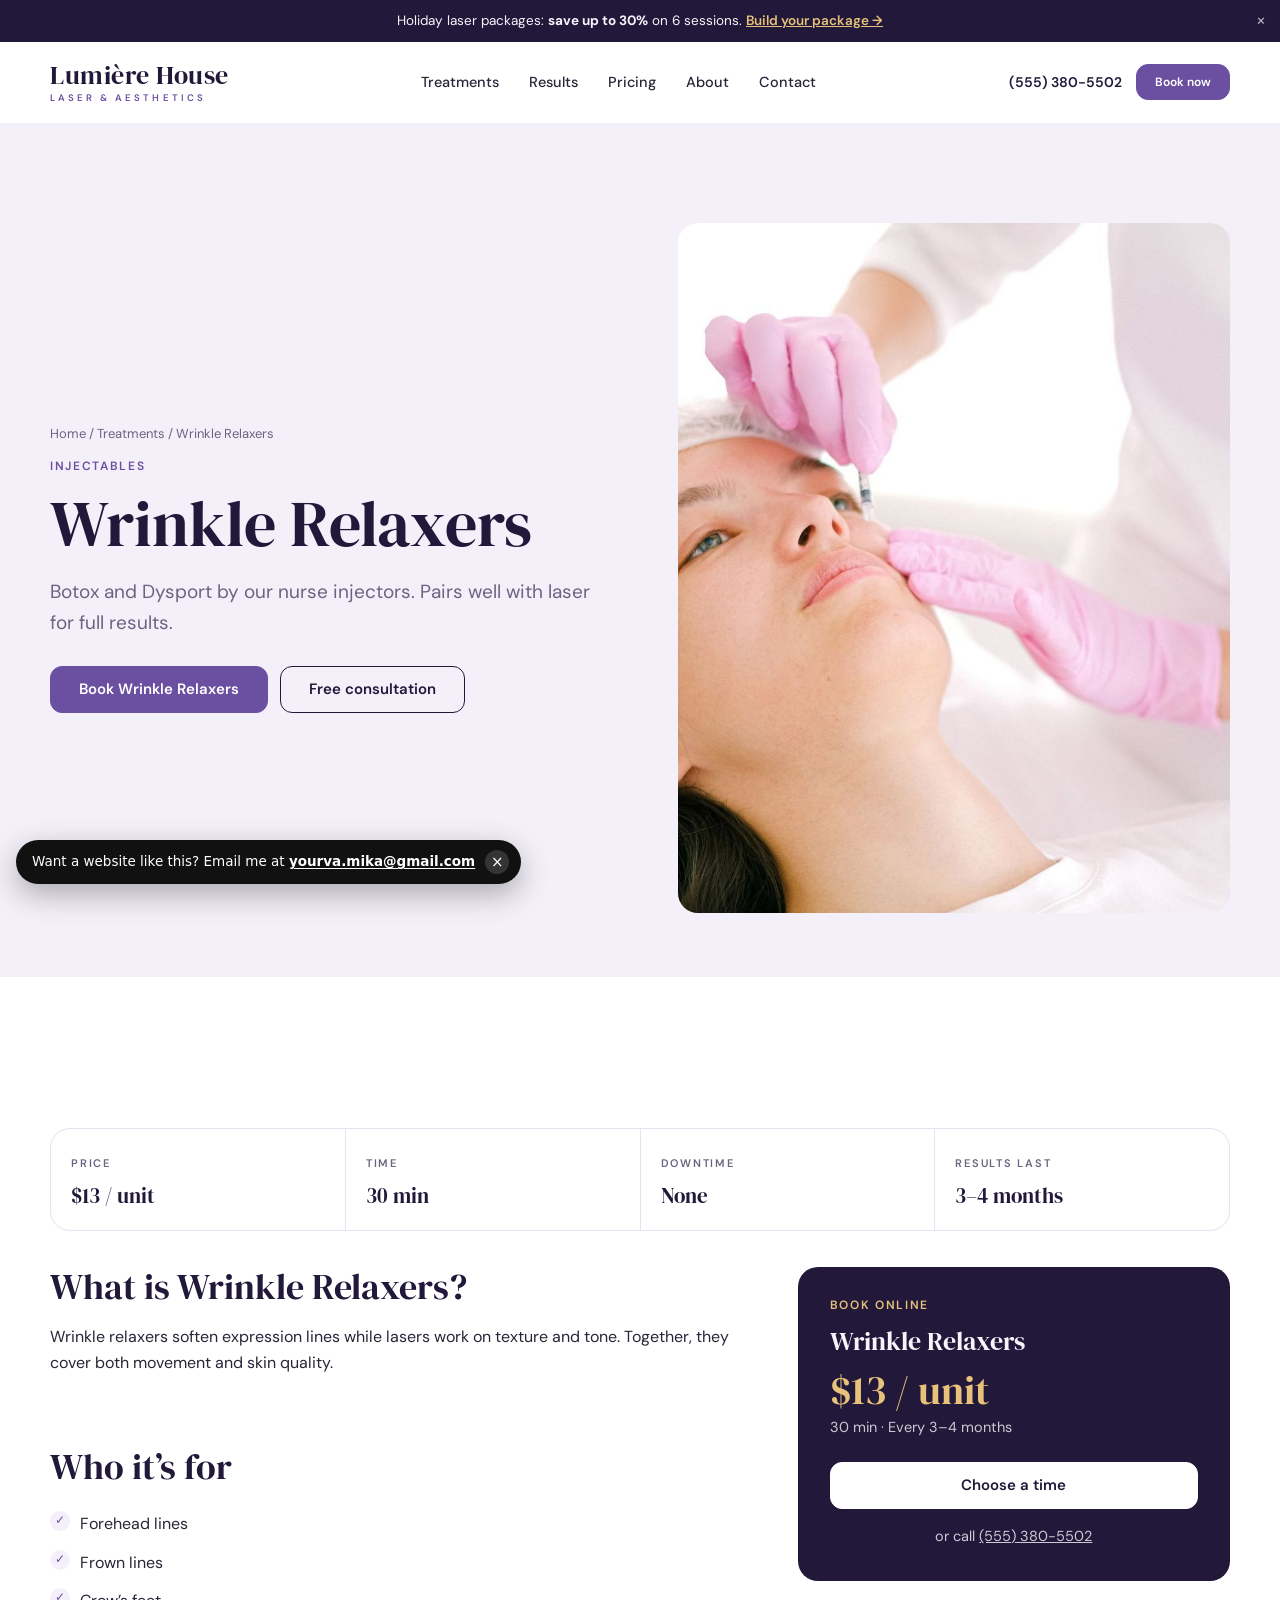
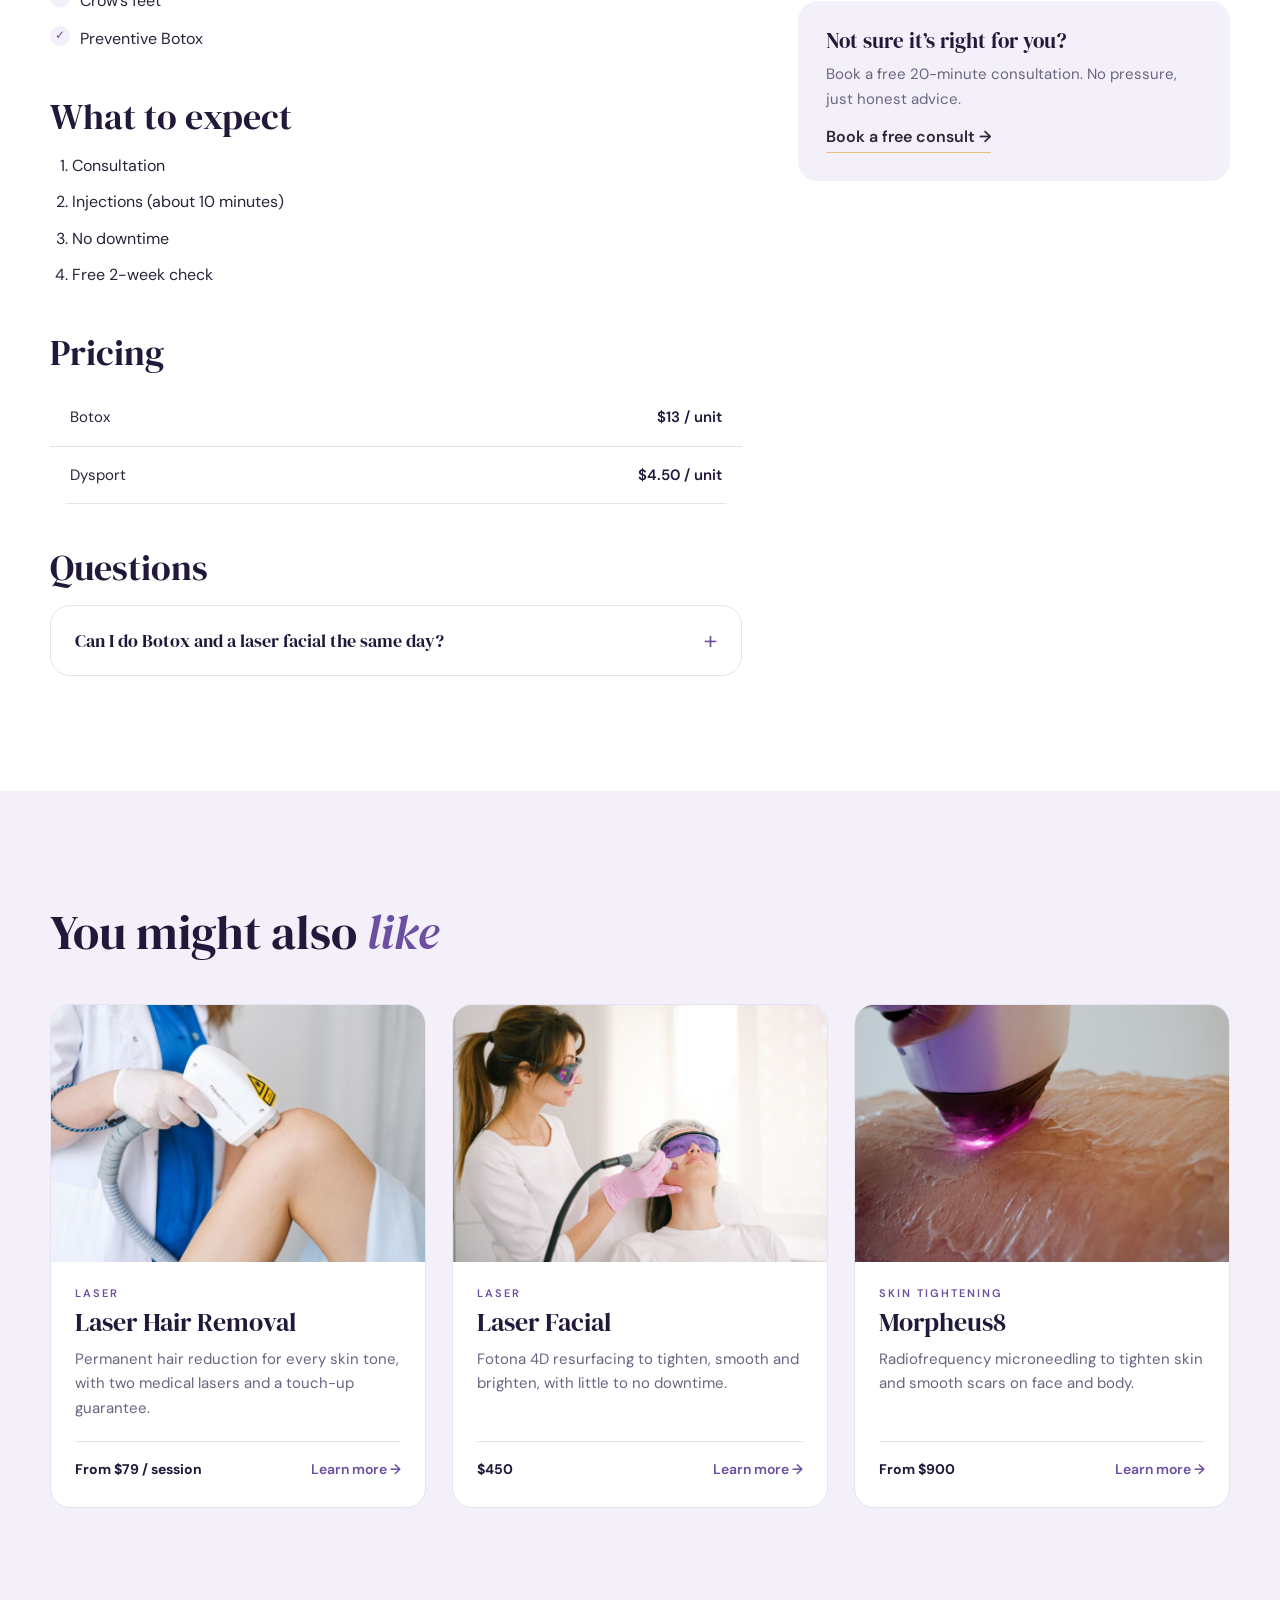
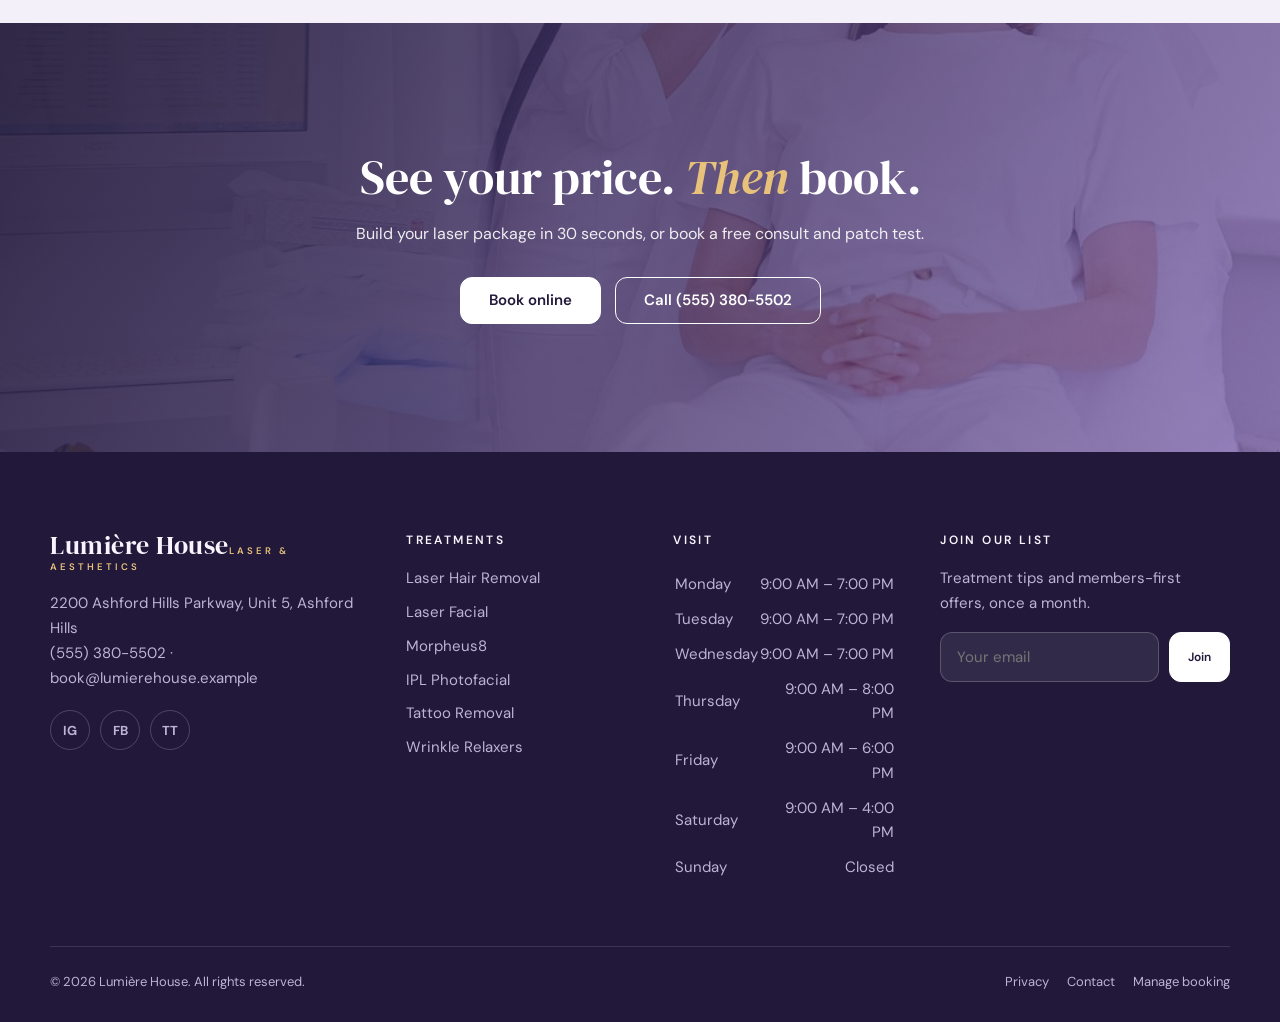
<file: treatments/wrinkle-relaxers.html>
<!doctype html><html lang="en"><head><meta charset="utf-8"><meta name="viewport" content="width=device-width,initial-scale=1">
<title>Wrinkle Relaxers in Ashford Hills | Lumière House</title><meta name="robots" content="noindex, nofollow"><meta name="description" content="Wrinkle Relaxers at Lumière House: Botox and Dysport by our nurse injectors. Pairs well with laser for full results. $13 / unit.">
<meta property="og:title" content="Wrinkle Relaxers in Ashford Hills | Lumière House"><meta property="og:description" content="Wrinkle Relaxers at Lumière House: Botox and Dysport by our nurse injectors. Pairs well with laser for full results. $13 / unit."><meta property="og:image" content="../img/3985356.jpg">
<link rel="icon" href="data:image/svg+xml,<svg xmlns='http://www.w3.org/2000/svg' viewBox='0 0 64 64'><circle cx='32' cy='32' r='32' fill='%2321183A'/><text x='32' y='43' font-size='30' text-anchor='middle' fill='white' font-family='Georgia'>L</text></svg>">
<link rel="preconnect" href="https://fonts.googleapis.com"><link rel="preconnect" href="https://fonts.gstatic.com" crossorigin>
<link href="https://fonts.googleapis.com/css2?family=DM+Serif+Display:ital@0;1&family=DM+Sans:wght@400;500;600;700&display=swap" rel="stylesheet">
<link rel="stylesheet" href="../css/style.css">
<script type="application/ld+json">{"@context": "https://schema.org", "@type": "MedicalBusiness", "name": "Lumi\u00e8re House", "telephone": "(555) 380-5502", "email": "book@lumierehouse.example", "address": "2200 Ashford Hills Parkway, Unit 5, Ashford Hills", "url": "index.html"}</script>
</head><body>
<div class="announce">Holiday laser packages: <b>save up to 30%</b> on 6 sessions. <a href="../pricing.html">Build your package →</a><button aria-label="Close announcement">×</button></div>
<header class="site-header"><div class="wrap"><a class="logo" href="../index.html"><b>Lumière House</b><small>Laser &amp; Aesthetics</small></a>
<nav class="nav" aria-label="Main"><a href="../treatments.html">Treatments</a><a href="../results.html">Results</a><a href="../pricing.html">Pricing</a><a href="../about.html">About</a><a href="../contact.html">Contact</a></nav>
<div class="hdr-cta"><a class="tel" href="tel:5553805502">(555) 380-5502</a><a class="btn sm" href="../book.html">Book now</a><button class="burger" aria-label="Menu"><i></i><i></i><i></i></button></div></div></header>
<nav class="mobile-nav" aria-label="Mobile"><a href="../treatments.html">Treatments</a><a href="../results.html">Results</a><a href="../pricing.html">Pricing</a><a href="../about.html">About</a><a href="../contact.html">Contact</a><a href="../book.html">Manage booking</a><a class="btn" href="../book.html">Book now</a><p class="muted" style="margin-top:18px">(555) 380-5502<br>2200 Ashford Hills Parkway, Unit 5, Ashford Hills</p></nav>
<main><section class="page-hero" style="text-align:left"><div class="wrap split" style="align-items:center"><div><div class="crumbs"><a href="../index.html">Home</a> / <a href="../treatments.html">Treatments</a> / Wrinkle Relaxers</div>
<span class="eyebrow">Injectables</span><h1 style="font-size:clamp(40px,5vw,64px)">Wrinkle Relaxers</h1><p class="lead" style="margin-top:16px">Botox and Dysport by our nurse injectors. Pairs well with laser for full results.</p>
<div style="display:flex;gap:12px;margin-top:28px;flex-wrap:wrap"><a class="btn" href="../book.html?t=wrinkle-relaxers">Book Wrinkle Relaxers</a><a class="btn ghost" href="../book.html?t=consult">Free consultation</a></div></div>
<div class="ph"><img src="../img/4586708.jpg" alt="Wrinkle Relaxers at Lumière House"></div></div></section>
<section class="section"><div class="wrap"><div class="facts"><div><span>Price</span><b>$13 / unit</b></div><div><span>Time</span><b>30 min</b></div><div><span>Downtime</span><b>None</b></div><div><span>Results last</span><b>3–4 months</b></div></div><div class="tdetail"><div>
<h2>What is Wrinkle Relaxers?</h2><p>Wrinkle relaxers soften expression lines while lasers work on texture and tone. Together, they cover both movement and skin quality.</p><br>
<h2>Who it’s for</h2><ul class="checks"><li>Forehead lines</li><li>Frown lines</li><li>Crow’s feet</li><li>Preventive Botox</li></ul>
<h2>What to expect</h2><ol><li>Consultation</li><li>Injections (about 10 minutes)</li><li>No downtime</li><li>Free 2-week check</li></ol>
<h2>Pricing</h2><table class="ptable"><tbody><tr><td>Botox</td><td>$13 / unit</td></tr><tr><td>Dysport</td><td>$4.50 / unit</td></tr></tbody></table>
<h2>Questions</h2><div class="faq"><details><summary>Can I do Botox and a laser facial the same day?</summary><p>Yes, we usually do the laser first.</p></details></div></div>
<aside class="sticky"><div class="book-card"><span class="eyebrow">Book online</span><h3>Wrinkle Relaxers</h3><div class="price">$13 / unit</div><p>30 min · Every 3–4 months</p>
<a class="btn light" href="../book.html?t=wrinkle-relaxers">Choose a time</a><p style="margin-top:16px;text-align:center">or call <a href="tel:5553805502">(555) 380-5502</a></p></div>
<div class="side-card" style="margin-top:20px"><h3 style="font-size:21px">Not sure it’s right for you?</h3><p class="muted" style="font-size:15px">Book a free 20-minute consultation. No pressure, just honest advice.</p><a class="link" href="../book.html?t=consult" style="display:inline-block;margin-top:12px">Book a free consult →</a></div></aside></div></div></section>
<section class="section alt"><div class="wrap"><div class="head"><h2>You might also <em>like</em></h2></div><div class="tgrid"><a class="tcard reveal" href="../treatments/laser-hair-removal.html" data-cat="laser"><div class="im"><img src="../img/5069508.jpg" alt="Laser Hair Removal" loading="lazy"></div>
<div class="bd"><span class="cat">Laser</span><h3>Laser Hair Removal</h3><p>Permanent hair reduction for every skin tone, with two medical lasers and a touch-up guarantee.</p><div class="meta"><b>From $79 / session</b><span>Learn more →</span></div></div></a><a class="tcard reveal" href="../treatments/laser-facial.html" data-cat="laser"><div class="im"><img src="../img/4586726.jpg" alt="Laser Facial" loading="lazy"></div>
<div class="bd"><span class="cat">Laser</span><h3>Laser Facial</h3><p>Fotona 4D resurfacing to tighten, smooth and brighten, with little to no downtime.</p><div class="meta"><b>$450</b><span>Learn more →</span></div></div></a><a class="tcard reveal" href="../treatments/morpheus8.html" data-cat="skin-tightening"><div class="im"><img src="../img/16100096.jpg" alt="Morpheus8" loading="lazy"></div>
<div class="bd"><span class="cat">Skin tightening</span><h3>Morpheus8</h3><p>Radiofrequency microneedling to tighten skin and smooth scars on face and body.</p><div class="meta"><b>From $900</b><span>Learn more →</span></div></div></a></div></div></section><section class="cta"><img src="../img/4586727.jpg" alt="" loading="lazy"><div class="wrap"><h2>See your price. <em>Then</em> book.</h2><p>Build your laser package in 30 seconds, or book a free consult and patch test.</p>
<div class="btns"><a class="btn light" href="../book.html">Book online</a><a class="btn ghost" href="tel:5553805502">Call (555) 380-5502</a></div></div></section></main>
<footer class="site-footer"><div class="wrap"><div class="cols">
<div><a class="logo" href="../index.html"><b>Lumière House</b><small>Laser &amp; Aesthetics</small></a><p style="margin-top:18px">2200 Ashford Hills Parkway, Unit 5, Ashford Hills<br><a href="tel:5553805502" style="display:inline">(555) 380-5502</a> · <a href="mailto:book@lumierehouse.example" style="display:inline">book@lumierehouse.example</a></p>
<div class="social"><a href="#" aria-label="Instagram">IG</a><a href="#" aria-label="Facebook">FB</a><a href="#" aria-label="TikTok">TT</a></div></div>
<div><h4>Treatments</h4><a href="../treatments/laser-hair-removal.html">Laser Hair Removal</a><a href="../treatments/laser-facial.html">Laser Facial</a><a href="../treatments/morpheus8.html">Morpheus8</a><a href="../treatments/ipl-photofacial.html">IPL Photofacial</a><a href="../treatments/tattoo-removal.html">Tattoo Removal</a><a href="../treatments/wrinkle-relaxers.html">Wrinkle Relaxers</a></div>
<div><h4>Visit</h4><table class="hours"><tr><td>Monday</td><td>9:00 AM – 7:00 PM</td></tr><tr><td>Tuesday</td><td>9:00 AM – 7:00 PM</td></tr><tr><td>Wednesday</td><td>9:00 AM – 7:00 PM</td></tr><tr><td>Thursday</td><td>9:00 AM – 8:00 PM</td></tr><tr><td>Friday</td><td>9:00 AM – 6:00 PM</td></tr><tr><td>Saturday</td><td>9:00 AM – 4:00 PM</td></tr><tr><td>Sunday</td><td>Closed</td></tr></table></div>
<div><h4>Join our list</h4><p>Treatment tips and members-first offers, once a month.</p>
<form class="newsletter" data-form="newsletter" data-thanks="You’re on the list. Welcome!" novalidate><div class="field"><input type="email" name="email" placeholder="Your email" required aria-label="Email"></div><button class="btn sm light">Join</button></form></div>
</div><div class="base"><span>© 2026 Lumière House. All rights reserved.</span><span><a href="../privacy.html">Privacy</a><a href="../contact.html">Contact</a><a href="../book.html">Manage booking</a></span></div></div></footer>
<a class="btn mobile-book" href="../book.html">Book now</a>
<div id="offer-pop" role="dialog" aria-modal="true" aria-label="New client offer"><div class="pop-bg"></div><div class="pop"><img src="../img/5069499.jpg" alt="" loading=lazy><div class="in"><button class="pop-close" aria-label="Close">×</button>
<div class="pop-form"><span class="eyebrow">New client offer</span><h3>Free patch test + 20% off</h3><p class="offer">20% off your first laser hair-removal package.</p>
<form class="form" novalidate><div class="field"><label for="f-name">First name *</label><input type="text" name="name" id="f-name" autocomplete="given-name" placeholder="" required><span class="msg">This field is required.</span></div><div class="field"><label for="f-email">Email *</label><input type="email" name="email" id="f-email" autocomplete="email" placeholder="" required><span class="msg">Please enter a valid email.</span></div><div class="field"><label for="f-phone">Phone *</label><input type="tel" name="phone" id="f-phone" autocomplete="on" placeholder="" required><span class="msg">Please enter a 10-digit phone number.</span></div><button class="btn">Claim my offer</button></form>
<small>By signing up you agree to receive texts and emails. Reply STOP anytime.</small></div>
<div class="pop-done form-done" hidden><div class="ok">✓</div><h3>You’re in!</h3><p class="muted">Your offer is saved. We’ll text you within the hour to help you book.</p><a class="btn" href="../book.html" style="margin-top:20px">Book now</a></div></div></div></div>

<script src="../js/site-data.js"></script><script src="../js/core.js" defer></script>
</body></html>
</file>
<file: css/style.css>
/* Base styles shared by all three sites; each site sets its own tokens + look in theme.css */
*{box-sizing:border-box;margin:0;padding:0}[hidden]{display:none!important}
html{scroll-behavior:smooth;-webkit-text-size-adjust:100%}
body{font:16px/1.65 var(--sans);color:var(--ink);background:var(--bg);overflow-x:hidden}
img{max-width:100%;display:block}
a{color:inherit}
button{font:inherit;cursor:pointer;border:0;background:none;color:inherit}
h1,h2,h3,h4{font-family:var(--serif);font-weight:var(--hw,500);line-height:1.12;color:var(--head)}
h1{font-size:clamp(40px,6vw,76px)}h2{font-size:clamp(30px,4vw,48px)}h3{font-size:clamp(21px,2vw,26px)}
h1 em,h2 em,h3 em{font-style:italic;color:var(--accent-ink)}
p{max-width:64ch}
.wrap{width:min(1180px,100% - 40px);margin-inline:auto}
.section{padding:clamp(64px,9vw,120px) 0}
.section.tight{padding:clamp(48px,6vw,80px) 0}
.alt{background:var(--soft)}
.dark{background:var(--deep);color:var(--on-deep)}.dark h2,.dark h3{color:var(--on-deep)}
.eyebrow{font:600 12px/1 var(--sans);letter-spacing:.22em;text-transform:uppercase;color:var(--accent-ink);display:block;margin-bottom:16px}
.dark .eyebrow{color:var(--accent)}
.lead{font-size:clamp(17px,1.5vw,19px);color:var(--muted)}
.dark .lead{color:var(--on-deep-muted)}
.muted{color:var(--muted)}
.center{text-align:center}.center p,p.center{margin-inline:auto}
.head{display:flex;justify-content:space-between;align-items:end;gap:24px;margin-bottom:44px;flex-wrap:wrap}
.head p{margin-top:12px}
.sr{position:absolute;width:1px;height:1px;overflow:hidden;clip:rect(0 0 0 0)}

/* buttons */
.btn{display:inline-flex;align-items:center;justify-content:center;gap:8px;padding:15px 28px;border-radius:var(--r-btn);background:var(--btn);color:var(--btn-ink);font:600 14px/1 var(--sans);letter-spacing:.06em;text-transform:var(--btn-case,uppercase);text-decoration:none;transition:.25s;border:1.5px solid var(--btn)}
.btn:hover{background:var(--btn-hover);border-color:var(--btn-hover);transform:translateY(-1px)}
.btn.ghost{background:transparent;color:var(--head);border-color:currentColor}
.btn.ghost:hover{background:var(--head);color:var(--bg);border-color:var(--head)}
.dark .btn.ghost,.hero .btn.ghost{color:#fff}
.btn.light{background:#fff;color:var(--deep);border-color:#fff}
.btn.disabled{opacity:.45;pointer-events:none}
.btn.sm{padding:11px 18px;font-size:12px}
.link{font-weight:600;text-decoration:none;border-bottom:1.5px solid var(--accent);padding-bottom:2px}

/* announcement + header */
.announce{background:var(--deep);color:var(--on-deep);font-size:13.5px;text-align:center;padding:10px 44px;position:relative}
.announce a{color:var(--accent);font-weight:600}
.announce button{position:absolute;right:14px;top:50%;transform:translateY(-50%);font-size:18px;opacity:.7}
.site-header{position:sticky;top:0;z-index:50;background:var(--hdr-bg);transition:.3s;border-bottom:1px solid transparent}
.site-header.scrolled{box-shadow:0 8px 30px rgba(0,0,0,.07);border-color:var(--line)}
.site-header .wrap{display:flex;align-items:center;justify-content:space-between;height:80px;gap:20px}
.logo{text-decoration:none;display:flex;flex-direction:column;line-height:1}
.logo b{font:var(--logo-w,500) 26px/1 var(--serif);color:var(--head);letter-spacing:var(--logo-ls,.02em)}
.logo small{font:600 9.5px/1 var(--sans);letter-spacing:.32em;text-transform:uppercase;color:var(--accent-ink);margin-top:6px}
.nav{display:flex;gap:30px}
.nav a{text-decoration:none;font:500 14.5px var(--sans);color:var(--ink);position:relative;padding:6px 0}
.nav a::after{content:"";position:absolute;left:0;right:100%;bottom:0;height:1.5px;background:var(--accent);transition:.3s}
.nav a:hover::after,.nav a.active::after{right:0}
.hdr-cta{display:flex;align-items:center;gap:14px}
.hdr-cta .tel{font:600 14px var(--sans);text-decoration:none;color:var(--head)}
.burger{display:none;width:42px;height:42px;position:relative}
.burger i{position:absolute;left:9px;right:9px;height:2px;background:var(--head);transition:.3s}
.burger i:nth-child(1){top:14px}.burger i:nth-child(2){top:20px}.burger i:nth-child(3){top:26px}
.nav-open .burger i:nth-child(1){top:20px;transform:rotate(45deg)}.nav-open .burger i:nth-child(2){opacity:0}.nav-open .burger i:nth-child(3){top:20px;transform:rotate(-45deg)}
.mobile-nav{display:none}
.cart-btn{position:relative;width:42px;height:42px;display:flex;align-items:center;justify-content:center}
.cart-count{position:absolute;top:2px;right:0;background:var(--accent);color:var(--deep);font:700 11px/18px var(--sans);min-width:18px;height:18px;border-radius:9px;text-align:center}

/* hero */
.hero{position:relative;min-height:min(88vh,820px);display:flex;align-items:center;color:#fff;overflow:hidden}
.hero>img{position:absolute;inset:0;width:100%;height:100%;object-fit:cover;object-position:var(--hero-pos,center)}
.hero::before{content:"";position:absolute;inset:0;background:var(--hero-shade);z-index:1}
.hero .wrap{position:relative;z-index:2}
.hero h1{color:#fff;max-width:13ch}
.hero h1 em{color:var(--accent)}
.hero p{font-size:clamp(17px,1.6vw,20px);margin:22px 0 34px;opacity:.92;max-width:46ch}
.hero .btns{display:flex;gap:14px;flex-wrap:wrap}
.hero .proof{display:flex;gap:28px;margin-top:46px;flex-wrap:wrap;font-size:14px}
.hero .proof b{display:block;font:500 28px/1 var(--serif);color:var(--accent);margin-bottom:6px}
.page-hero{padding:clamp(56px,8vw,100px) 0 clamp(40px,5vw,64px);background:var(--soft);text-align:center}
.page-hero p{margin:16px auto 0}
.crumbs{font-size:13px;color:var(--muted);margin-bottom:16px}.crumbs a{text-decoration:none}

/* trust strip */
.trust{border-bottom:1px solid var(--line);background:var(--bg)}
.trust .wrap{display:grid;grid-template-columns:repeat(4,1fr);gap:20px;padding:26px 0}
.trust div{display:flex;align-items:center;gap:12px;font-size:14px;color:var(--muted)}
.trust b{display:block;color:var(--head);font-size:15px}
.trust i{font-style:normal;width:42px;height:42px;flex:none;border-radius:50%;background:var(--soft);display:flex;align-items:center;justify-content:center;color:var(--accent-ink);font-size:18px}

/* split */
.split{display:grid;grid-template-columns:1fr 1fr;gap:clamp(36px,6vw,90px);align-items:center}
.split.rev>:first-child{order:2}
.split .ph{position:relative}
.split .ph img{width:100%;aspect-ratio:4/5;object-fit:cover;border-radius:var(--r-img)}
.split .ph .tag{position:absolute;left:-18px;bottom:30px;background:var(--bg);padding:18px 22px;border-radius:var(--r-card);box-shadow:0 20px 40px rgba(0,0,0,.12);font-size:13px;max-width:220px}
.split .ph .tag b{display:block;font:500 30px/1 var(--serif);color:var(--accent-ink);margin-bottom:4px}
.split h2{margin-bottom:20px}.split p+p{margin-top:14px}
.checks{list-style:none;margin:24px 0 32px;display:grid;gap:12px}
.checks li{padding-left:30px;position:relative}
.checks li::before{content:"✓";position:absolute;left:0;top:0;width:20px;height:20px;border-radius:50%;background:var(--soft);color:var(--accent-ink);font-size:12px;display:flex;align-items:center;justify-content:center;font-weight:700}

/* treatment cards */
.tgrid{display:grid;grid-template-columns:repeat(3,1fr);gap:26px}
.tcard{background:var(--card);border-radius:var(--r-card);overflow:hidden;text-decoration:none;display:flex;flex-direction:column;transition:.3s;border:1px solid var(--line)}
.tcard:hover{transform:translateY(-4px);box-shadow:0 24px 50px rgba(0,0,0,.09)}
.tcard .im{overflow:hidden;aspect-ratio:4/3;border-radius:var(--r-timg,0)}
.tcard img{width:100%;height:100%;object-fit:cover;transition:.6s}
.tcard:hover img{transform:scale(1.05)}
.tcard .bd{padding:24px 24px 26px;display:flex;flex-direction:column;flex:1}
.tcard .cat{font:600 11px var(--sans);letter-spacing:.18em;text-transform:uppercase;color:var(--accent-ink)}
.tcard h3{margin:8px 0 10px}
.tcard p{font-size:15px;color:var(--muted);flex:1}
.tcard .meta{display:flex;justify-content:space-between;align-items:center;margin-top:20px;padding-top:16px;border-top:1px solid var(--line);font-size:14px}
.tcard .meta b{color:var(--head)}
.tcard .meta span{color:var(--accent-ink);font-weight:600}

/* finder */
#finder{background:var(--card);border-radius:var(--r-card);padding:clamp(28px,4vw,48px);border:1px solid var(--line)}
.concerns{display:flex;flex-wrap:wrap;gap:12px;margin-top:24px}
.concern{padding:13px 20px;border-radius:40px;border:1.5px solid var(--line);font-size:15px;background:var(--bg);transition:.2s}
.concern:hover{border-color:var(--accent)}
.concern.on{background:var(--deep);color:var(--on-deep);border-color:var(--deep)}
.finder-out{display:none;margin-top:30px}.finder-out.on{display:block;animation:fade .4s}
.finder-note{margin-bottom:18px;color:var(--muted)}
.finder-cards{display:grid;grid-template-columns:repeat(auto-fit,minmax(240px,1fr));gap:16px}
.fcard{display:flex;gap:14px;align-items:center;text-decoration:none;background:var(--soft);border-radius:var(--r-card);padding:12px}
.fcard img{width:84px;height:84px;object-fit:cover;border-radius:calc(var(--r-card) - 4px)}
.fcard b{display:block;font-family:var(--serif);font-size:19px;color:var(--head)}
.fcard span{display:block;font-size:14px;color:var(--muted)}.fcard em{font-style:normal;font-size:13px;font-weight:600;color:var(--accent-ink)}
@keyframes fade{from{opacity:0;transform:translateY(8px)}}

/* before after */
.ba{position:relative;aspect-ratio:4/5;overflow:hidden;border-radius:var(--r-img);--pos:50%;user-select:none}
.ba img{position:absolute;inset:0;width:100%;height:100%;object-fit:cover}
.ba .before{filter:var(--before-filter,saturate(.55) contrast(.9) brightness(.94) sepia(.15));clip-path:inset(0 calc(100% - var(--pos)) 0 0)}
.ba .bar{position:absolute;top:0;bottom:0;left:var(--pos);width:2px;background:#fff;transform:translateX(-1px);pointer-events:none}
.ba .bar::after{content:"⟷";position:absolute;top:50%;left:50%;transform:translate(-50%,-50%);width:46px;height:46px;border-radius:50%;background:#fff;color:var(--deep);display:flex;align-items:center;justify-content:center;font-size:18px;box-shadow:0 6px 20px rgba(0,0,0,.25)}
.ba input{position:absolute;inset:0;width:100%;height:100%;opacity:0;cursor:ew-resize;margin:0}
.ba .lb{position:absolute;bottom:14px;font:600 11px var(--sans);letter-spacing:.16em;text-transform:uppercase;background:rgba(0,0,0,.45);color:#fff;padding:6px 10px;border-radius:20px;pointer-events:none}
.ba .lb.l{left:14px}.ba .lb.r{right:14px}
.bagrid{display:grid;grid-template-columns:repeat(3,1fr);gap:26px}
.bacap{margin-top:14px}.bacap b{font-family:var(--serif);font-size:20px;color:var(--head);display:block}.bacap span{font-size:14px;color:var(--muted)}
.filters{display:flex;gap:10px;flex-wrap:wrap;margin-bottom:34px}
.filters button{padding:10px 18px;border-radius:30px;border:1.5px solid var(--line);font-size:14px}
.filters button.on{background:var(--deep);color:var(--on-deep);border-color:var(--deep)}
.consent{font-size:13px;color:var(--muted);margin-top:22px}

/* reviews */
.carousel{position:relative;overflow:hidden}
.track{display:flex;transition:transform .6s cubic-bezier(.2,.7,.2,1)}
.slide{flex:0 0 33.333%;padding:0 12px}
.review{background:var(--card);border-radius:var(--r-card);padding:32px;height:100%;border:1px solid var(--line);display:flex;flex-direction:column}
.dark .review{background:rgba(255,255,255,.06);border-color:rgba(255,255,255,.1);color:var(--on-deep)}
.stars{color:var(--star,#E2B33C);letter-spacing:3px;font-size:15px}
.review p{font:var(--quote-font);margin:16px 0 22px;flex:1}
.review .who{display:flex;align-items:center;gap:12px;font-size:14px}
.review .who i{width:40px;height:40px;border-radius:50%;background:var(--accent);color:var(--deep);font:600 15px/40px var(--sans);text-align:center;font-style:normal}
.review .who span{display:block;opacity:.65;font-size:13px}
.cnav{display:flex;gap:10px}
.cnav button{width:48px;height:48px;border-radius:50%;border:1.5px solid currentColor;font-size:18px;opacity:.8;transition:.2s}
.cnav button:hover{opacity:1;background:var(--accent);border-color:var(--accent);color:var(--deep)}
.rating{display:flex;align-items:center;gap:14px}
.rating b{font:500 52px/1 var(--serif);color:var(--accent)}

/* pricing / membership */
.plans{display:grid;grid-template-columns:repeat(3,1fr);gap:24px;align-items:stretch}
.plan{background:var(--card);border:1px solid var(--line);border-radius:var(--r-card);padding:36px 32px;display:flex;flex-direction:column;position:relative}
.plan.feat{background:var(--deep);color:var(--on-deep);border-color:var(--deep);transform:translateY(-10px)}
.plan.feat h3{color:var(--on-deep)}
.plan .pill{position:absolute;top:-13px;left:32px;background:var(--accent);color:var(--deep);font:700 11px var(--sans);letter-spacing:.14em;text-transform:uppercase;padding:6px 12px;border-radius:20px}
.plan .price{font:500 46px/1 var(--serif);margin:18px 0 6px;color:var(--accent-ink)}
.plan.feat .price{color:var(--accent)}
.plan .price small{font:14px var(--sans);opacity:.7;margin-left:4px}
.plan ul{list-style:none;margin:22px 0 30px;display:grid;gap:11px;flex:1;font-size:15px}
.plan li{padding-left:26px;position:relative}.plan li::before{content:"✓";position:absolute;left:0;color:var(--accent);font-weight:700}
.toggle{display:inline-flex;align-items:center;gap:12px;font-size:15px;margin-top:22px}
.switch{position:relative;width:52px;height:28px}.switch input{opacity:0;width:0;height:0}
.switch span{position:absolute;inset:0;border-radius:28px;background:var(--line);transition:.3s;cursor:pointer}
.switch span::before{content:"";position:absolute;width:22px;height:22px;left:3px;top:3px;border-radius:50%;background:#fff;transition:.3s;box-shadow:0 2px 6px rgba(0,0,0,.2)}
.switch input:checked+span{background:var(--accent)}.switch input:checked+span::before{transform:translateX(24px)}
.ptable{width:100%;border-collapse:collapse;background:var(--card);border-radius:var(--r-card);overflow:hidden}
.ptable th,.ptable td{text-align:left;padding:16px 20px;border-bottom:1px solid var(--line);font-size:15px}
.ptable th{font:600 12px var(--sans);letter-spacing:.14em;text-transform:uppercase;color:var(--accent-ink);background:var(--soft)}
.ptable td:last-child{text-align:right;font-weight:600;color:var(--head)}

/* calculator */
#calc{display:grid;grid-template-columns:1.3fr 1fr;gap:30px;align-items:start}
.calc-box{background:var(--card);border:1px solid var(--line);border-radius:var(--r-card);padding:32px}
.areas{display:grid;grid-template-columns:repeat(2,1fr);gap:10px;margin:16px 0 28px}
.chip{display:flex;justify-content:space-between;align-items:center;gap:10px;padding:13px 16px;border-radius:12px;border:1.5px solid var(--line);cursor:pointer;font-size:15px;transition:.2s}
.chip input{accent-color:var(--deep)}
.chip:has(input:checked){border-color:var(--deep);background:var(--soft)}
.chip span{flex:1}.chip small{color:var(--muted)}
.pkgs{display:grid;grid-template-columns:repeat(3,1fr);gap:10px;margin-top:16px}
.pkgs label{border:1.5px solid var(--line);border-radius:12px;padding:14px;text-align:center;cursor:pointer;font-size:14px}
.pkgs label:has(input:checked){border-color:var(--deep);background:var(--deep);color:var(--on-deep)}
.pkgs input{display:none}.pkgs b{display:block;font-size:17px}
.calc-sum{position:sticky;top:110px;background:var(--deep);color:var(--on-deep);border-radius:var(--r-card);padding:34px}
.calc-sum h3{color:var(--on-deep)}
#c-total{font:500 56px/1 var(--serif);color:var(--accent);margin:18px 0 8px}
#c-areas{opacity:.8;font-size:15px;margin-top:10px}
#c-save{display:inline-block;background:var(--accent);color:var(--deep);border-radius:20px;padding:4px 12px;font-size:13px;font-weight:700}
#c-month{font-size:14px;opacity:.75;margin:14px 0 26px}

/* shop */
.pgrid{display:grid;grid-template-columns:repeat(3,1fr);gap:26px}
.prod{background:var(--card);border-radius:var(--r-card);overflow:hidden;border:1px solid var(--line);display:flex;flex-direction:column}
.prod .im{aspect-ratio:1/1;overflow:hidden;background:var(--soft)}.prod img{width:100%;height:100%;object-fit:cover}
.prod .bd{padding:22px;display:flex;flex-direction:column;flex:1}
.prod h3{font-size:22px}.prod p{font-size:14.5px;color:var(--muted);margin:8px 0 18px;flex:1}
.prod .row{display:flex;justify-content:space-between;align-items:center;gap:10px}
.prod .row b{font-size:18px;color:var(--head)}
.prod select{padding:10px;border-radius:10px;border:1.5px solid var(--line);font:inherit;background:var(--bg)}
.drawer{position:fixed;top:0;right:0;bottom:0;width:min(420px,100%);background:var(--bg);z-index:90;transform:translateX(100%);transition:.4s;display:flex;flex-direction:column;box-shadow:-20px 0 60px rgba(0,0,0,.15)}
.cart-open .drawer{transform:none}
.drawer-bg{position:fixed;inset:0;background:rgba(0,0,0,.35);z-index:89;opacity:0;pointer-events:none;transition:.3s}
.cart-open .drawer-bg{opacity:1;pointer-events:auto}
.drawer header{display:flex;justify-content:space-between;align-items:center;padding:24px;border-bottom:1px solid var(--line)}
.drawer header h3{font-size:24px}
#cart-items{flex:1;overflow:auto;padding:16px 24px}
.ci{display:flex;gap:14px;align-items:center;padding:12px 0;border-bottom:1px solid var(--line)}
.ci img{width:62px;height:62px;object-fit:cover;border-radius:10px}.ci div:nth-child(2){flex:1;font-size:14px}.ci b{display:block}
.qty{display:flex;align-items:center;gap:8px;border:1.5px solid var(--line);border-radius:20px;padding:2px 6px}.qty button{width:24px;height:24px;font-size:16px}
.drawer footer{padding:24px;border-top:1px solid var(--line)}
.drawer footer .row{display:flex;justify-content:space-between;font-size:15px;margin-bottom:8px}
.drawer footer .row.total{font-weight:700;font-size:17px;margin:12px 0 18px}
.drawer footer .btn{width:100%}

/* forms */
.form{display:grid;grid-template-columns:1fr 1fr;gap:16px}
.form .full{grid-column:1/-1}
.field label{display:block;font:600 12.5px var(--sans);letter-spacing:.06em;margin-bottom:7px;color:var(--head)}
.field input,.field select,.field textarea{width:100%;padding:14px 16px;border-radius:var(--r-input);border:1.5px solid var(--line);background:var(--card);font:15px var(--sans);color:var(--ink);transition:.2s}
.field textarea{min-height:120px;resize:vertical}
.field input:focus,.field select:focus,.field textarea:focus{outline:none;border-color:var(--accent-ink)}
.field.err input,.field.err select,.field.err textarea{border-color:#C2410C;background:#FFF7F3}
.field .msg{display:none;font-size:12.5px;color:#C2410C;margin-top:5px}.field.err .msg{display:block}
.check{display:flex;gap:10px;align-items:flex-start;font-size:14px;color:var(--muted)}
.check input{margin-top:4px;accent-color:var(--deep)}
.field.err .check{color:#C2410C}
.form-done{text-align:center;padding:30px 10px}
.form-done .ok{width:64px;height:64px;border-radius:50%;background:var(--soft);color:var(--accent-ink);font-size:28px;display:flex;align-items:center;justify-content:center;margin:0 auto 16px}
.newsletter{display:flex;gap:10px;margin-top:16px}
.newsletter .field{flex:1}.newsletter input{background:rgba(255,255,255,.08);border-color:rgba(255,255,255,.2);color:var(--on-deep)}

/* booking */
#booking{background:var(--card);border:1px solid var(--line);border-radius:var(--r-card);padding:clamp(22px,4vw,44px);scroll-margin-top:110px}
.steps{list-style:none;display:flex;gap:8px;margin-bottom:34px;counter-reset:s}
.steps li{flex:1;font-size:13px;color:var(--muted);counter-increment:s;padding-top:12px;border-top:3px solid var(--line)}
.steps li.on{color:var(--head);border-color:var(--accent);font-weight:600}.steps li.done{border-color:var(--deep)}
.steps li::before{content:counter(s) ". "}
.step h3{margin-bottom:6px}.step>p{margin-bottom:22px}
.opts{display:grid;grid-template-columns:repeat(2,1fr);gap:12px}
.opt{cursor:pointer}.opt input{position:absolute;opacity:0}
.opt span{display:block;border:1.5px solid var(--line);border-radius:14px;padding:16px 18px;transition:.2s;height:100%}
.opt b{display:block;font-size:16px;color:var(--head)}.opt small{color:var(--muted);font-size:13.5px}
.opt input:checked+span{border-color:var(--deep);background:var(--soft);box-shadow:inset 0 0 0 1px var(--deep)}
.opt input:focus-visible+span{outline:2px solid var(--accent)}
.opt.prov span{display:flex;flex-direction:column;align-items:center;text-align:center}
.opt.prov img,.anyp{width:64px;height:64px;border-radius:50%;object-fit:cover;margin-bottom:10px}
.anyp{background:var(--deep);color:var(--accent);display:flex;align-items:center;justify-content:center;font-size:24px;font-style:normal}
.calwrap{display:grid;grid-template-columns:1fr 1fr;gap:30px}
.calhead{display:flex;justify-content:space-between;align-items:center;margin-bottom:12px}
.calhead b{font-family:var(--serif);font-size:20px;color:var(--head)}
.calhead button{width:36px;height:36px;border-radius:50%;border:1.5px solid var(--line)}
#b-cal{display:grid;grid-template-columns:repeat(7,1fr);gap:6px;text-align:center}
.dow{font-size:12px;color:var(--muted);padding:6px 0}
.day{aspect-ratio:1;border-radius:10px;font-size:14px;border:1.5px solid var(--line)}
.day:disabled{opacity:.3;border-color:transparent;cursor:default}
.day.on{background:var(--deep);color:var(--on-deep);border-color:var(--deep)}
.day:not(:disabled):hover{border-color:var(--accent)}
.slots{display:grid;grid-template-columns:repeat(3,1fr);gap:8px;margin-top:10px}
.slot{padding:11px 4px;border-radius:10px;border:1.5px solid var(--line);font-size:13.5px}
.slot:disabled{text-decoration:line-through;opacity:.35;cursor:default}
.slot.on{background:var(--deep);color:var(--on-deep);border-color:var(--deep)}
.bnav{display:flex;justify-content:space-between;gap:12px;margin-top:30px;padding-top:24px;border-top:1px solid var(--line)}
#b-summary{background:var(--soft);border-radius:14px;padding:18px 20px;margin-bottom:24px;display:grid;gap:8px}
#b-summary div{display:flex;justify-content:space-between;gap:12px;font-size:14.5px}#b-summary span{color:var(--muted)}#b-summary b{text-align:right;color:var(--head)}
.done-box{text-align:center;padding:20px 0}
.done-box .ok{width:76px;height:76px;border-radius:50%;background:var(--deep);color:var(--accent);font-size:34px;display:flex;align-items:center;justify-content:center;margin:0 auto 20px}
.refcode{display:inline-block;font:700 22px/1 ui-monospace,Menlo,monospace;letter-spacing:.12em;background:var(--soft);padding:12px 18px;border-radius:10px;margin:14px 0}
.done-box .btns{display:flex;gap:12px;justify-content:center;flex-wrap:wrap;margin-top:20px}
.side-card{background:var(--soft);border-radius:var(--r-card);padding:28px}
.side-card h3{margin-bottom:10px}.side-card ul{list-style:none;display:grid;gap:10px;font-size:15px;margin-top:14px}
.mcard{border:1px solid var(--line);border-radius:14px;padding:18px;margin-top:16px;display:grid;gap:6px;font-size:14.5px}
.mrow{display:flex;gap:10px;margin-top:10px;flex-wrap:wrap}
.badge{justify-self:start;font:700 11px var(--sans);letter-spacing:.1em;text-transform:uppercase;padding:4px 10px;border-radius:20px;background:#DCFCE7;color:#166534}
.badge.cancelled{background:#FEE2E2;color:#991B1B}
.warn{color:#C2410C;margin-top:12px;font-size:14.5px}

/* FAQ */
.faq{display:grid;gap:12px}
.faq details{background:var(--card);border:1px solid var(--line);border-radius:var(--r-card);padding:0 24px;transition:.2s}
.faq details[open]{box-shadow:0 14px 34px rgba(0,0,0,.06)}
.faq summary{list-style:none;cursor:pointer;padding:22px 30px 22px 0;font:500 18px var(--serif);color:var(--head);position:relative}
.faq summary::-webkit-details-marker{display:none}
.faq summary::after{content:"+";position:absolute;right:0;top:50%;transform:translateY(-50%);font:300 26px var(--sans);color:var(--accent-ink);transition:.3s}
.faq details[open] summary::after{transform:translateY(-50%) rotate(45deg)}
.faq details p{padding-bottom:22px;color:var(--muted)}

/* treatment detail */
.facts{display:grid;grid-template-columns:repeat(4,1fr);gap:1px;background:var(--line);border:1px solid var(--line);border-radius:var(--r-card);overflow:hidden;margin:36px 0}
.facts div{background:var(--card);padding:20px}
.facts span{font:600 11px var(--sans);letter-spacing:.16em;text-transform:uppercase;color:var(--muted)}
.facts b{display:block;font:500 21px var(--serif);color:var(--head);margin-top:6px}
.tdetail{display:grid;grid-template-columns:1.6fr 1fr;gap:56px;align-items:start}
.tdetail h2{font-size:clamp(26px,3vw,36px);margin:44px 0 16px}.tdetail h2:first-child{margin-top:0}
.tdetail ol{padding-left:22px;display:grid;gap:10px}
.sticky{position:sticky;top:110px}
.book-card{background:var(--deep);color:var(--on-deep);border-radius:var(--r-card);padding:32px}
.book-card h3{color:var(--on-deep)}.book-card .price{font:500 40px/1 var(--serif);color:var(--accent);margin:14px 0 6px}
.book-card .btn{width:100%;margin-top:22px}.book-card .eyebrow,.calc-sum .eyebrow{color:var(--accent)}.book-card p{font-size:14.5px;opacity:.8}

/* team */
.team{display:grid;grid-template-columns:repeat(3,1fr);gap:28px}
.member img{width:100%;aspect-ratio:4/5;object-fit:cover;border-radius:var(--r-img);margin-bottom:18px}
.member b{font:500 23px var(--serif);color:var(--head);display:block}
.member span{font-size:13px;font-weight:600;letter-spacing:.12em;text-transform:uppercase;color:var(--accent-ink)}
.member p{font-size:15px;color:var(--muted);margin-top:10px}
.gallery{display:grid;grid-template-columns:2fr 1fr 1fr;grid-template-rows:240px 240px;gap:16px}
.gallery img{width:100%;height:100%;object-fit:cover;border-radius:var(--r-img)}
.gallery img:first-child{grid-row:1/3}
.values{display:grid;grid-template-columns:repeat(4,1fr);gap:24px}
.values div{padding:26px;border-radius:var(--r-card);background:var(--card);border:1px solid var(--line)}
.values b{font:500 21px var(--serif);display:block;margin:10px 0 8px;color:var(--head)}.values p{font-size:14.5px;color:var(--muted)}
.values i{font-style:normal;font-size:24px;color:var(--accent-ink)}

/* CTA band */
.cta{position:relative;overflow:hidden;color:#fff;text-align:center;padding:clamp(80px,10vw,130px) 0}
.cta>img{position:absolute;inset:0;width:100%;height:100%;object-fit:cover}
.cta::before{content:"";position:absolute;inset:0;background:var(--cta-shade);z-index:1}
.cta .wrap{position:relative;z-index:2}.cta .btn.ghost{color:#fff}.cta .btn.ghost:hover{background:#fff;color:var(--deep)}.cta h2{color:#fff}.cta p{margin:16px auto 30px;opacity:.9}
.cta .btns{display:flex;gap:14px;justify-content:center;flex-wrap:wrap}

/* contact */
.contact-grid{display:grid;grid-template-columns:1fr 1.3fr;gap:50px}
.info-list{list-style:none;display:grid;gap:22px;margin-top:26px}
.info-list li{display:flex;gap:16px}.info-list i{font-style:normal;width:46px;height:46px;flex:none;border-radius:50%;background:var(--soft);display:flex;align-items:center;justify-content:center;color:var(--accent-ink)}
.info-list b{display:block;color:var(--head)}
.hours{width:100%;font-size:15px;margin-top:6px}.hours td{padding:4px 0}.hours td:last-child{text-align:right}
.map{margin-top:28px;border-radius:var(--r-card);overflow:hidden;aspect-ratio:16/10;position:relative;background:var(--soft)}
.map svg{width:100%;height:100%}
.map .pin{position:absolute;left:50%;top:46%;transform:translate(-50%,-100%);background:var(--deep);color:var(--on-deep);padding:8px 14px;border-radius:20px;font-size:13px;font-weight:600;white-space:nowrap;box-shadow:0 8px 20px rgba(0,0,0,.2)}
.map .pin::after{content:"";position:absolute;left:50%;bottom:-6px;transform:translateX(-50%);border:6px solid transparent;border-top-color:var(--deep);border-bottom:0}
.form-card{background:var(--card);border:1px solid var(--line);border-radius:var(--r-card);padding:clamp(24px,4vw,44px)}

/* popup */
#offer-pop,#exit-pop{position:fixed;inset:0;z-index:100;display:none;align-items:center;justify-content:center;padding:20px}
#offer-pop.on,#exit-pop.on{display:flex;animation:fade .35s}
.pop-bg{position:absolute;inset:0;background:rgba(10,10,20,.55);backdrop-filter:blur(3px)}
.pop{position:relative;background:var(--bg);border-radius:var(--r-card);overflow:hidden;display:grid;grid-template-columns:1fr 1.15fr;width:min(860px,100%);max-height:calc(100vh - 40px);overflow-y:auto}
.pop>img{width:100%;height:100%;object-fit:cover;min-height:100%}
.pop .in{padding:44px 38px}
.pop h3{font-size:34px;margin:6px 0 12px}
.pop .offer{font:500 19px var(--serif);color:var(--accent-ink);margin-bottom:20px}
.pop .form{grid-template-columns:1fr}
.pop-close{position:absolute;top:12px;right:14px;width:38px;height:38px;border-radius:50%;background:var(--bg);font-size:20px;z-index:2}
.pop small{display:block;font-size:12px;color:var(--muted);margin-top:12px}

/* footer */
.site-footer{background:var(--deep);color:var(--on-deep-muted);padding:80px 0 30px;font-size:15px}
.site-footer .cols{display:grid;grid-template-columns:1.4fr 1fr 1fr 1.3fr;gap:44px}
.site-footer h4{font:600 12px var(--sans);letter-spacing:.2em;text-transform:uppercase;color:var(--on-deep);margin-bottom:18px}
.site-footer a{text-decoration:none;display:block;margin-bottom:9px}.site-footer a:hover{color:var(--accent)}
.site-footer .logo b{color:var(--on-deep)}
.site-footer .social{display:flex;gap:10px;margin-top:20px}
.site-footer .social a{width:40px;height:40px;border-radius:50%;border:1px solid rgba(255,255,255,.2);display:flex;align-items:center;justify-content:center;margin:0;font-size:13px;font-weight:700}
.site-footer .base{display:flex;justify-content:space-between;gap:20px;flex-wrap:wrap;margin-top:60px;padding-top:24px;border-top:1px solid rgba(255,255,255,.12);font-size:13px}
.site-footer .base a{display:inline;margin-left:18px}
.mobile-book{display:none}
#toast{position:fixed;left:50%;bottom:28px;transform:translate(-50%,30px);background:var(--deep);color:var(--on-deep);padding:14px 22px;border-radius:30px;font-size:14.5px;opacity:0;pointer-events:none;transition:.35s;z-index:120;box-shadow:0 10px 30px rgba(0,0,0,.2)}
#toast.on{opacity:1;transform:translate(-50%,0)}

/* reveal */
.reveal{opacity:0;transform:translateY(26px);transition:opacity .8s,transform .8s}
.reveal.in{opacity:1;transform:none}
@media (prefers-reduced-motion:reduce){.reveal{opacity:1;transform:none;transition:none}html{scroll-behavior:auto}}

/* responsive */
@media (max-width:1020px){
  .nav,.hdr-cta .tel{display:none}.burger{display:block}
  .mobile-nav{display:block;position:fixed;inset:80px 0 0;background:var(--bg);z-index:49;padding:30px 24px;transform:translateX(100%);transition:.35s;overflow:auto}
  .nav-open .mobile-nav{transform:none}
  .mobile-nav a{display:block;font:500 26px var(--serif);text-decoration:none;padding:12px 0;border-bottom:1px solid var(--line);color:var(--head)}
  .mobile-nav .btn{margin-top:24px;width:100%;font-family:var(--sans)}
  .tgrid,.pgrid,.bagrid,.team,.plans{grid-template-columns:repeat(2,1fr)}
  .plan.feat{transform:none}
  .trust .wrap{grid-template-columns:repeat(2,1fr)}
  .values{grid-template-columns:repeat(2,1fr)}
  .site-footer .cols{grid-template-columns:1fr 1fr}
  .tdetail,#calc,.contact-grid{grid-template-columns:1fr}
  .sticky,.calc-sum{position:static}
  .facts{grid-template-columns:repeat(2,1fr)}
}
@media (max-width:760px){
  body{font-size:15.5px}
  .site-header .wrap{height:70px}.mobile-nav{inset:70px 0 0}
  .hdr-cta>.btn{display:none}
  .split,.calwrap{grid-template-columns:1fr}.split.rev>:first-child{order:0}
  .split .ph .tag{left:12px}
  .tgrid,.pgrid,.bagrid,.team,.plans,.opts,.form,.areas{grid-template-columns:1fr}
  .trust .wrap{grid-template-columns:1fr 1fr;gap:16px}
  .trust div{font-size:13px}.trust i{width:36px;height:36px}
  .gallery{grid-template-columns:1fr 1fr;grid-template-rows:200px 140px 140px}
  .gallery img:first-child{grid-column:1/3;grid-row:auto}
  .values{grid-template-columns:1fr}
  .site-footer .cols{grid-template-columns:1fr}
  .pop{grid-template-columns:1fr}.pop>img{display:none}.pop .in{padding:36px 24px}
  .steps li{font-size:0}.steps li::before{font-size:13px}
  .hero{min-height:auto;padding:90px 0 70px}
  .hero .proof{gap:20px}
  .mobile-book{display:flex;position:fixed;left:12px;right:12px;bottom:12px;z-index:40;box-shadow:0 10px 30px rgba(0,0,0,.25)}
  .site-footer{padding-bottom:90px}
  .head{align-items:start}
  .ptable th,.ptable td{padding:13px 14px;font-size:14px}
}

/* ===== v2 components: quiz, tabs, rail, modal, countdown, funnels, bento ===== */
.tabs-ui [role=tablist]{display:flex;gap:8px;flex-wrap:wrap;margin-bottom:26px}
.tabs-ui [data-tab]{padding:12px 20px;border-radius:40px;border:1.5px solid var(--line);font-size:14.5px;font-weight:600}
.tabs-ui [data-tab].on{background:var(--accent);color:var(--deep);border-color:var(--accent)}
.rail-wrap{position:relative}
.rail{display:flex;gap:22px;overflow-x:auto;scroll-snap-type:x mandatory;padding-bottom:18px;scrollbar-width:thin}
.rail>*{scroll-snap-align:start;flex:0 0 min(340px,82%)}
.rbtns{display:flex;gap:10px}
.rbtns button{width:48px;height:48px;border-radius:50%;border:1.5px solid currentColor;font-size:18px}
.modal{position:fixed;inset:0;z-index:110;display:none}
.modal.on{display:block}
.m-bg{position:absolute;inset:0;background:rgba(0,0,0,.6);backdrop-filter:blur(4px);animation:fade .3s}
.m-panel{position:absolute;top:0;right:0;bottom:0;width:min(560px,100%);background:var(--bg);color:var(--ink);overflow-y:auto;animation:slidein .4s cubic-bezier(.2,.7,.2,1)}
@keyframes slidein{from{transform:translateX(60px);opacity:0}}
.m-panel>img{width:100%;aspect-ratio:16/10;object-fit:cover}
.m-panel .in{padding:32px}
.m-close{position:absolute;top:14px;right:14px;width:42px;height:42px;border-radius:50%;background:var(--bg);font-size:22px;z-index:2;color:var(--ink)}
.modal-open{overflow:hidden}
.cd{display:inline-flex;gap:8px;align-items:center}
.cd span{display:inline-flex;flex-direction:column;align-items:center;min-width:58px;padding:10px 6px;border-radius:12px;background:var(--deep);color:var(--on-deep);font:700 24px/1 var(--sans)}
.cd span small{font:600 10px var(--sans);letter-spacing:.14em;margin-top:5px;opacity:.7;text-transform:uppercase}
.quiz{background:var(--card);border:1px solid var(--line);border-radius:var(--r-card);padding:clamp(24px,4vw,48px);box-shadow:0 30px 60px rgba(0,0,0,.06)}
.q-top{display:flex;justify-content:space-between;align-items:center;font-size:13px;color:var(--muted);margin-bottom:10px}
.q-bar{height:6px;border-radius:6px;background:var(--soft);overflow:hidden;margin-bottom:30px}
.q-bar i{display:block;height:100%;width:0;background:var(--accent);transition:width .4s}
.q-step h3{font-size:clamp(24px,3vw,32px);margin-bottom:8px}
.q-opts{display:grid;grid-template-columns:repeat(2,1fr);gap:12px;margin-top:22px}
.q-opts button,.q-opts label{display:flex;align-items:center;gap:12px;text-align:left;padding:18px 20px;border-radius:14px;border:1.5px solid var(--line);background:var(--bg);font-size:15.5px;cursor:pointer;transition:.2s}
.q-opts button:hover,.q-opts label:hover{border-color:var(--accent)}
.q-opts button.on,.q-opts label:has(input:checked){border-color:var(--deep);background:var(--soft);box-shadow:inset 0 0 0 1px var(--deep)}
.q-opts i{font-style:normal;font-size:22px}
.q-nav{display:flex;justify-content:space-between;margin-top:26px}
.q-back{color:var(--muted);font-size:14px}
.q-nums{display:flex;gap:12px;margin-top:22px;flex-wrap:wrap}.q-nums .field{flex:1;min-width:110px}
.result-card{border-radius:var(--r-card);background:var(--soft);padding:26px;margin:18px 0}
.result-card .big{font:400 46px/1 var(--serif);color:var(--accent-ink);margin:8px 0}
.bento{display:grid;grid-template-columns:repeat(4,1fr);grid-auto-rows:minmax(190px,auto);gap:18px}
.tile{border-radius:var(--r-card);padding:26px;position:relative;overflow:hidden;background:var(--card);border:1px solid var(--line);display:flex;flex-direction:column;text-decoration:none}
.tile.img{padding:0;border:0}.tile.img>img{position:absolute;inset:0;width:100%;height:100%;object-fit:cover}
.tile.img .cap{position:relative;margin-top:auto;padding:22px;color:#fff;background:linear-gradient(transparent,rgba(0,0,0,.65))}
.tile.img .cap h3{color:#fff}
.tile.w2{grid-column:span 2}.tile.h2{grid-row:span 2}
.tile.deep{background:var(--deep);color:var(--on-deep);border-color:var(--deep)}.tile.deep h3{color:var(--on-deep)}
.tile.acc{background:var(--accent);color:var(--deep);border-color:var(--accent)}.tile.acc h3{color:var(--deep)}
.tile .stat{font:400 52px/1 var(--serif);margin-bottom:8px}
.tile p{font-size:15px;opacity:.85;margin-top:8px}
.tile .go{margin-top:auto;padding-top:14px;font-weight:700;font-size:14px}
.menu-list{display:grid;gap:0;border-top:1px solid var(--line)}
.menu-item{display:grid;grid-template-columns:1fr auto;gap:8px 20px;padding:22px 0;border-bottom:1px solid var(--line)}
.menu-item h3{font-size:22px}.menu-item .p{font:600 17px var(--sans);color:var(--head);text-align:right}
.menu-item p{grid-column:1/-1;color:var(--muted);font-size:15px;margin-top:-2px}
.menu-item .acts{grid-column:1/-1;display:flex;gap:16px;font-size:14px}
#bmi .row3{display:grid;grid-template-columns:repeat(3,1fr);gap:12px}
#bmi-out{margin-top:20px;padding:22px;border-radius:var(--r-card);background:var(--soft)}
.bmi-num{font:400 54px/1 var(--serif);color:var(--accent-ink)}
#bmi-out p{margin:10px 0 18px;font-size:15px}
.steps-line{display:grid;grid-template-columns:repeat(4,1fr);gap:24px;counter-reset:sl}
.steps-line>div{position:relative;padding-top:58px;counter-increment:sl}
.steps-line>div::before{content:counter(sl);position:absolute;top:0;left:0;width:42px;height:42px;border-radius:50%;background:var(--accent);color:var(--deep);font:700 17px/42px var(--sans);text-align:center}
.steps-line>div::after{content:"";position:absolute;top:21px;left:54px;right:-12px;height:2px;background:var(--line)}
.steps-line>div:last-child::after{display:none}
.steps-line b{font:400 21px var(--serif);color:var(--head);display:block;margin-bottom:6px}.steps-line p{font-size:15px;color:var(--muted)}
.dark .steps-line b{color:var(--on-deep)}.dark .steps-line p{color:var(--on-deep-muted)}
/* funnels */
.f-top{padding:16px 0;border-bottom:1px solid var(--line);background:var(--bg)}
.f-top .wrap{display:flex;justify-content:space-between;align-items:center;gap:14px}
.f-top .secure{font-size:13px;color:var(--muted)}
.f-hero{padding:clamp(40px,6vw,80px) 0}
.f-hero .wrap{display:grid;grid-template-columns:1.1fr .9fr;gap:50px;align-items:center}
.f-hero h1{font-size:clamp(36px,5vw,60px)}
.offer-box{background:var(--card);border:1px solid var(--line);border-radius:var(--r-card);padding:30px;box-shadow:0 30px 60px rgba(0,0,0,.08)}
.offer-box .was{text-decoration:line-through;color:var(--muted);font-size:18px;margin-right:8px}
.offer-box .now{font:500 52px/1 var(--serif);color:var(--accent-ink)}
.spots{display:flex;align-items:center;gap:10px;font-size:14px;margin:14px 0}
.spots i{flex:1;height:8px;border-radius:8px;background:var(--soft);overflow:hidden}.spots i b{display:block;height:100%;background:var(--accent)}
.logos{display:flex;gap:30px;align-items:center;flex-wrap:wrap;justify-content:center;opacity:.65;font:600 15px var(--serif);letter-spacing:.06em}
.f-progress{display:flex;gap:6px;justify-content:center;font-size:13px;color:var(--muted);padding:14px 0}
.f-progress span{padding:6px 12px;border-radius:20px;background:var(--soft)}.f-progress span.on{background:var(--deep);color:var(--on-deep)}
.upsell{border:2px dashed var(--accent);border-radius:var(--r-card);padding:26px;display:grid;grid-template-columns:110px 1fr;gap:20px;align-items:center;text-align:left;margin-top:30px;background:var(--card)}
.upsell img{width:110px;height:110px;object-fit:cover;border-radius:14px}
.upsell.taken{border-style:solid;background:var(--soft)}
.guarantee{display:flex;gap:16px;align-items:center;background:var(--soft);border-radius:var(--r-card);padding:20px 24px}
.guarantee i{font-style:normal;font-size:30px}
.f-foot{padding:30px 0 100px;text-align:center;font-size:13px;color:var(--muted)}
@media (max-width:1020px){.bento{grid-template-columns:repeat(2,1fr)}.steps-line{grid-template-columns:repeat(2,1fr)}.steps-line>div::after{display:none}.f-hero .wrap{grid-template-columns:1fr}}
@media (max-width:760px){.bento{grid-template-columns:1fr}.tile.w2{grid-column:auto}.tile.h2{grid-row:auto;min-height:320px}.q-opts{grid-template-columns:1fr}.steps-line{grid-template-columns:1fr}#bmi .row3{grid-template-columns:1fr 1fr 1fr}.upsell{grid-template-columns:1fr}.upsell img{width:100%;height:160px}.cd span{min-width:50px;font-size:20px}}
.cta h2 em{color:var(--accent)}
.site-footer .logo small{color:var(--accent)}
.plan.feat .muted{color:var(--on-deep-muted)}
/* portfolio note */
#mika-note{position:fixed;left:16px;bottom:16px;z-index:95;display:flex;align-items:center;gap:10px;background:#111;color:#fff;border-radius:40px;padding:10px 12px 10px 16px;font:500 13.5px/1.3 system-ui,-apple-system,sans-serif;box-shadow:0 10px 30px rgba(0,0,0,.3);max-width:calc(100% - 32px)}
#mika-note a{color:#fff;font-weight:700;text-decoration:underline;text-underline-offset:2px}
#mika-note button{width:24px;height:24px;border-radius:50%;background:rgba(255,255,255,.15);color:#fff;font-size:15px;line-height:1;flex:none}
#mika-note.min{padding:0;width:48px;height:48px;justify-content:center;cursor:pointer}#mika-note.min span,#mika-note.min button{display:none}#mika-note.min::after{content:"✉";font-size:20px}
@media (max-width:760px){#mika-note{bottom:76px;left:12px;font-size:12.5px}}

/* theme */
:root{--serif:'DM Serif Display',Georgia,serif;--sans:'DM Sans',system-ui,sans-serif;--bg:#FFFFFF;--soft:#F4F0FA;--card:#fff;--ink:#2A2438;--head:#21183A;--muted:#6A6480;
--line:#E7E2F0;--accent:#E8C27A;--accent-ink:#6B4FA0;--deep:#21183A;--on-deep:#F7F4FB;--on-deep-muted:#BDB4D4;--btn:#6B4FA0;--btn-ink:#fff;--btn-hover:#21183A;--btn-case:none;
--r-btn:12px;--r-card:20px;--r-img:20px;--r-input:12px;--hdr-bg:rgba(255,255,255,.94);--hw:400;
--hero-shade:none;--cta-shade:linear-gradient(120deg,rgba(33,24,58,.9),rgba(107,79,160,.7));--quote-font:400 17px/1.65 'DM Sans',sans-serif}
.btn{letter-spacing:0;font-size:15px}
.hero-split{background:radial-gradient(circle at 80% 10%,#3A2A63,#21183A 60%);color:#fff;padding:clamp(56px,7vw,96px) 0;overflow:hidden}
.hero-split .wrap{display:grid;grid-template-columns:1.05fr 1fr;gap:60px;align-items:center}
.hero-split h1{color:#fff}.hero-split h1 em{color:var(--accent)}
.hero-split p{font-size:clamp(17px,1.6vw,19px);margin:22px 0 32px;color:#D8D1EA;max-width:46ch}
.hero-split .btns{display:flex;gap:14px;flex-wrap:wrap}.hero-split .btn.ghost{color:#fff}
.hero-split .proof{display:flex;gap:30px;margin-top:44px;flex-wrap:wrap;font-size:14px;color:#BDB4D4}
.hero-split .proof b{display:block;font:400 30px/1 var(--serif);color:var(--accent);margin-bottom:6px}
.hs-img{position:relative}.hs-img img{border-radius:28px;aspect-ratio:4/5;object-fit:cover;width:100%}
.hs-badge{position:absolute;left:-26px;bottom:34px;background:#fff;color:var(--head);border-radius:16px;padding:16px 20px;box-shadow:0 20px 40px rgba(0,0,0,.25);font-size:13px}
.hs-badge b{display:block;font:400 26px/1 var(--serif);color:var(--accent-ink)}
.eyebrow{letter-spacing:.14em}
.tcard .im{aspect-ratio:16/11}
.plan.feat{background:linear-gradient(160deg,#3A2A63,#21183A)}
@media (max-width:760px){.hero-split .wrap{grid-template-columns:1fr}.hs-badge{left:12px}}
</file>
